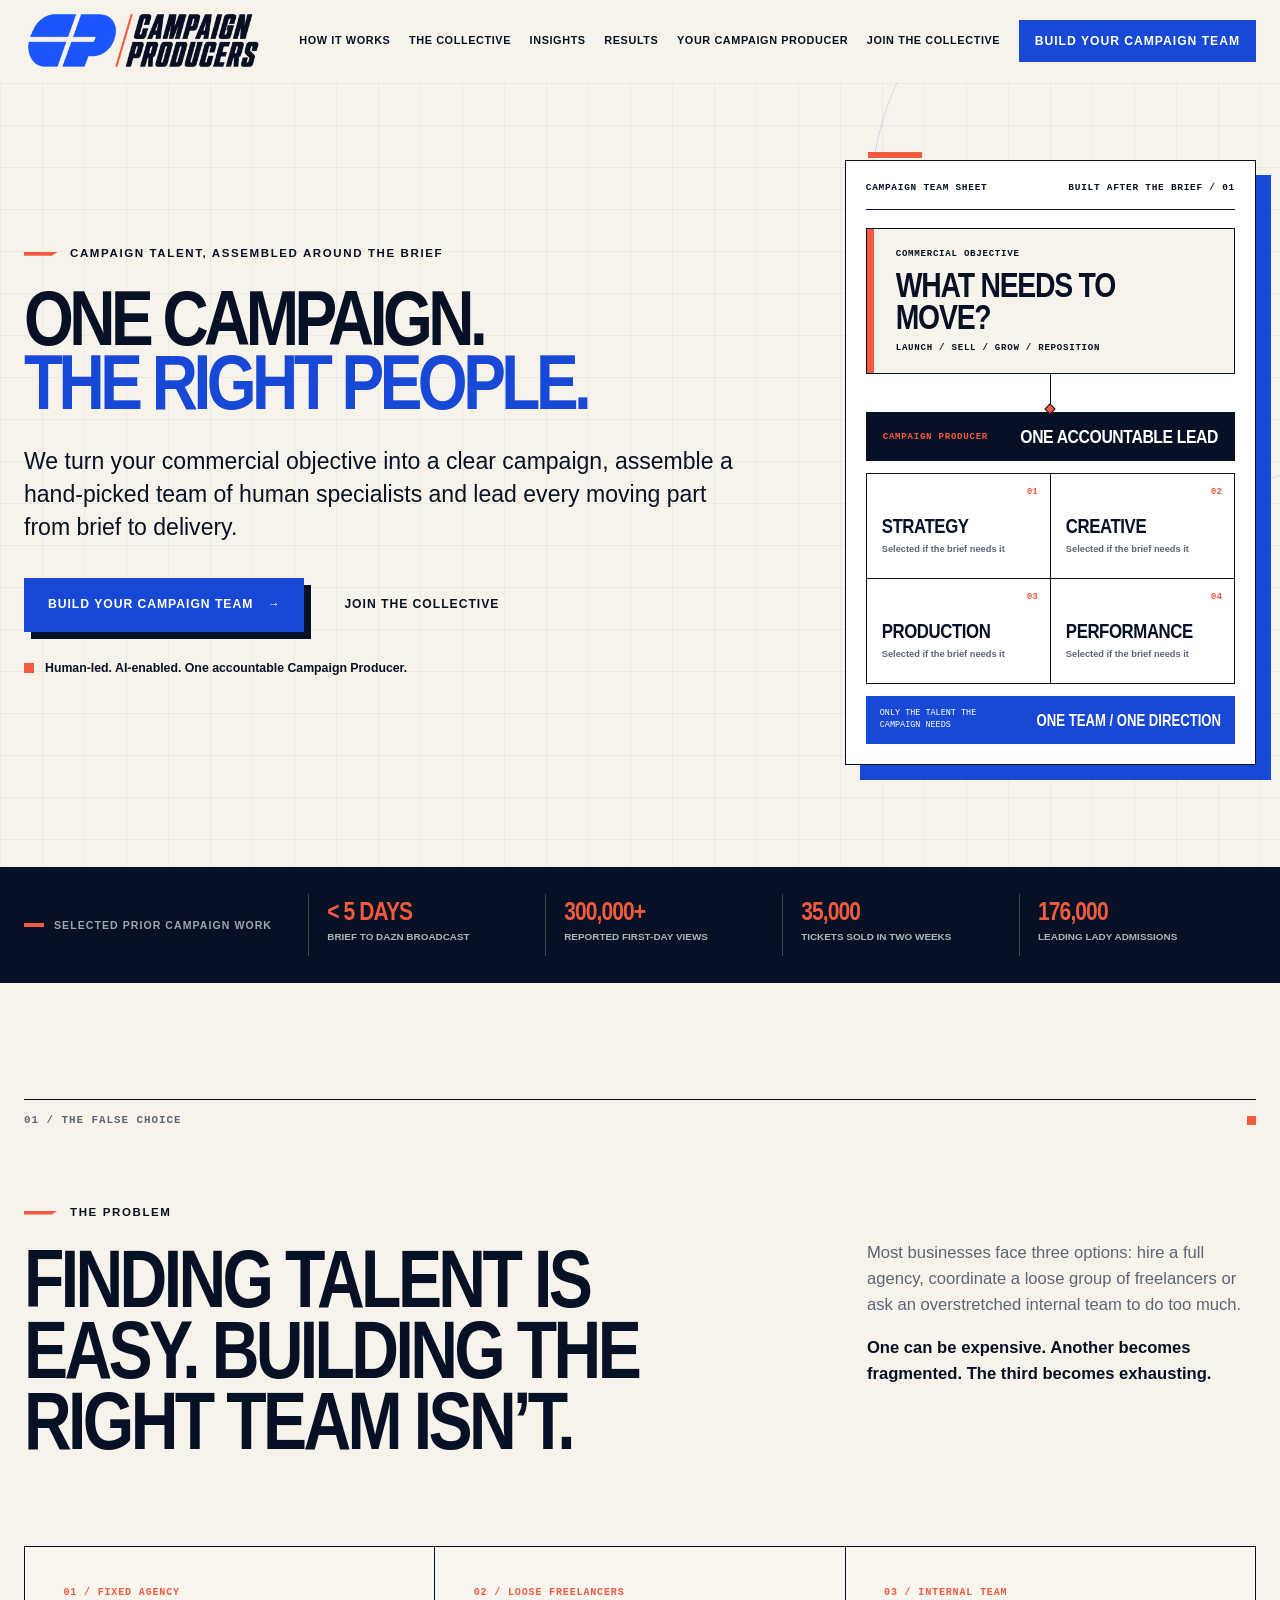
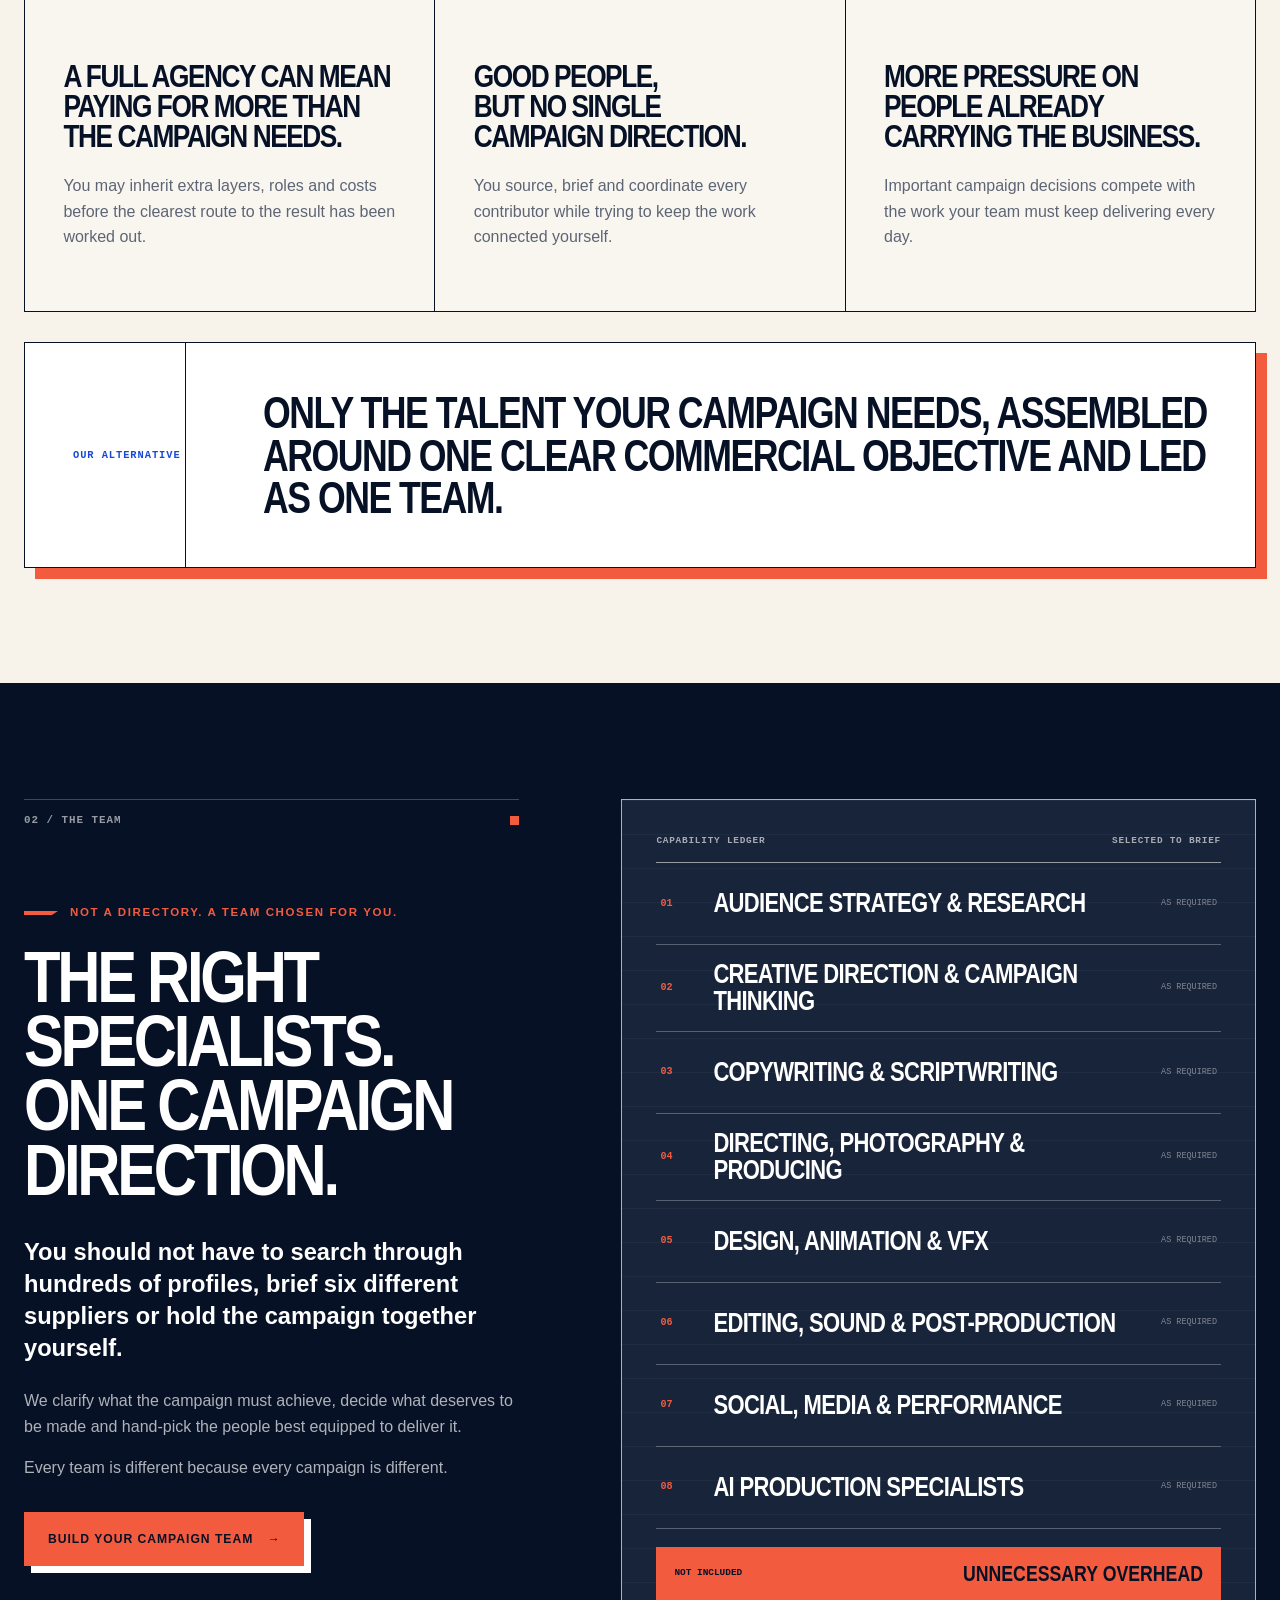
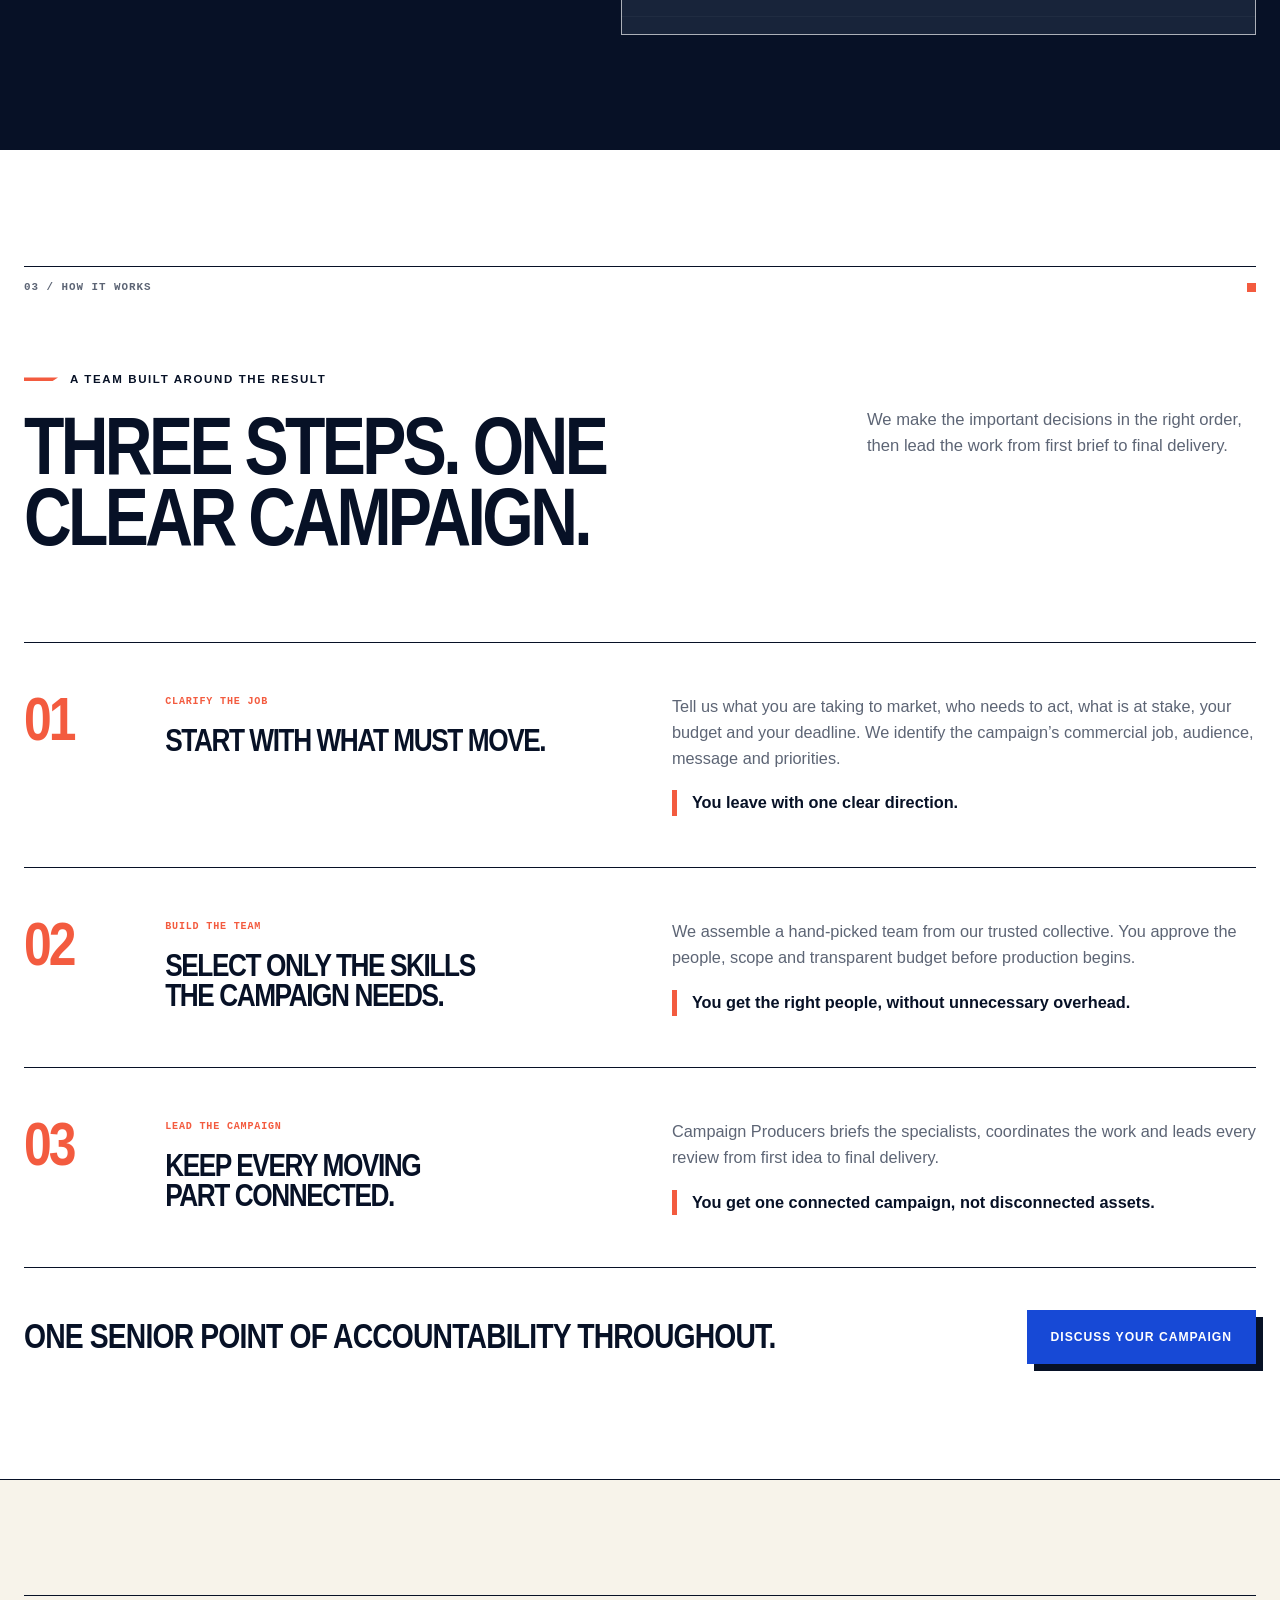
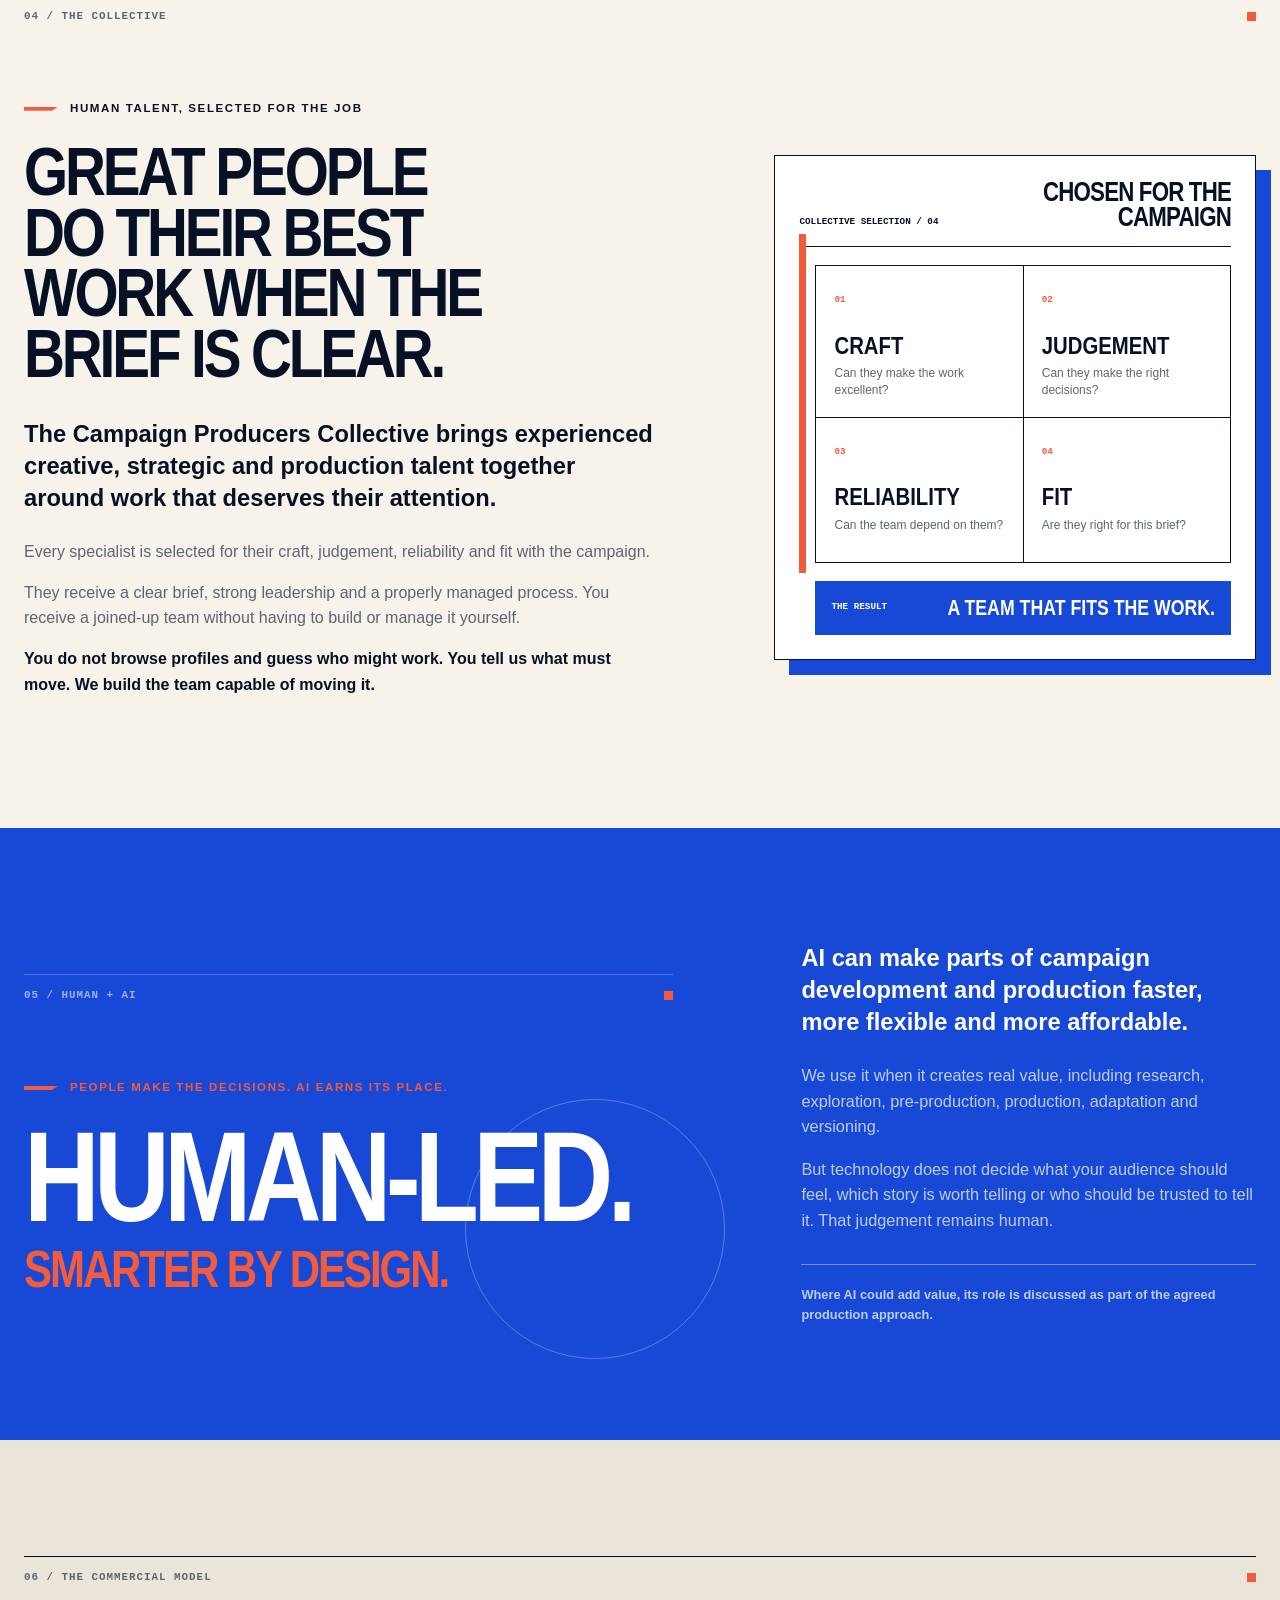
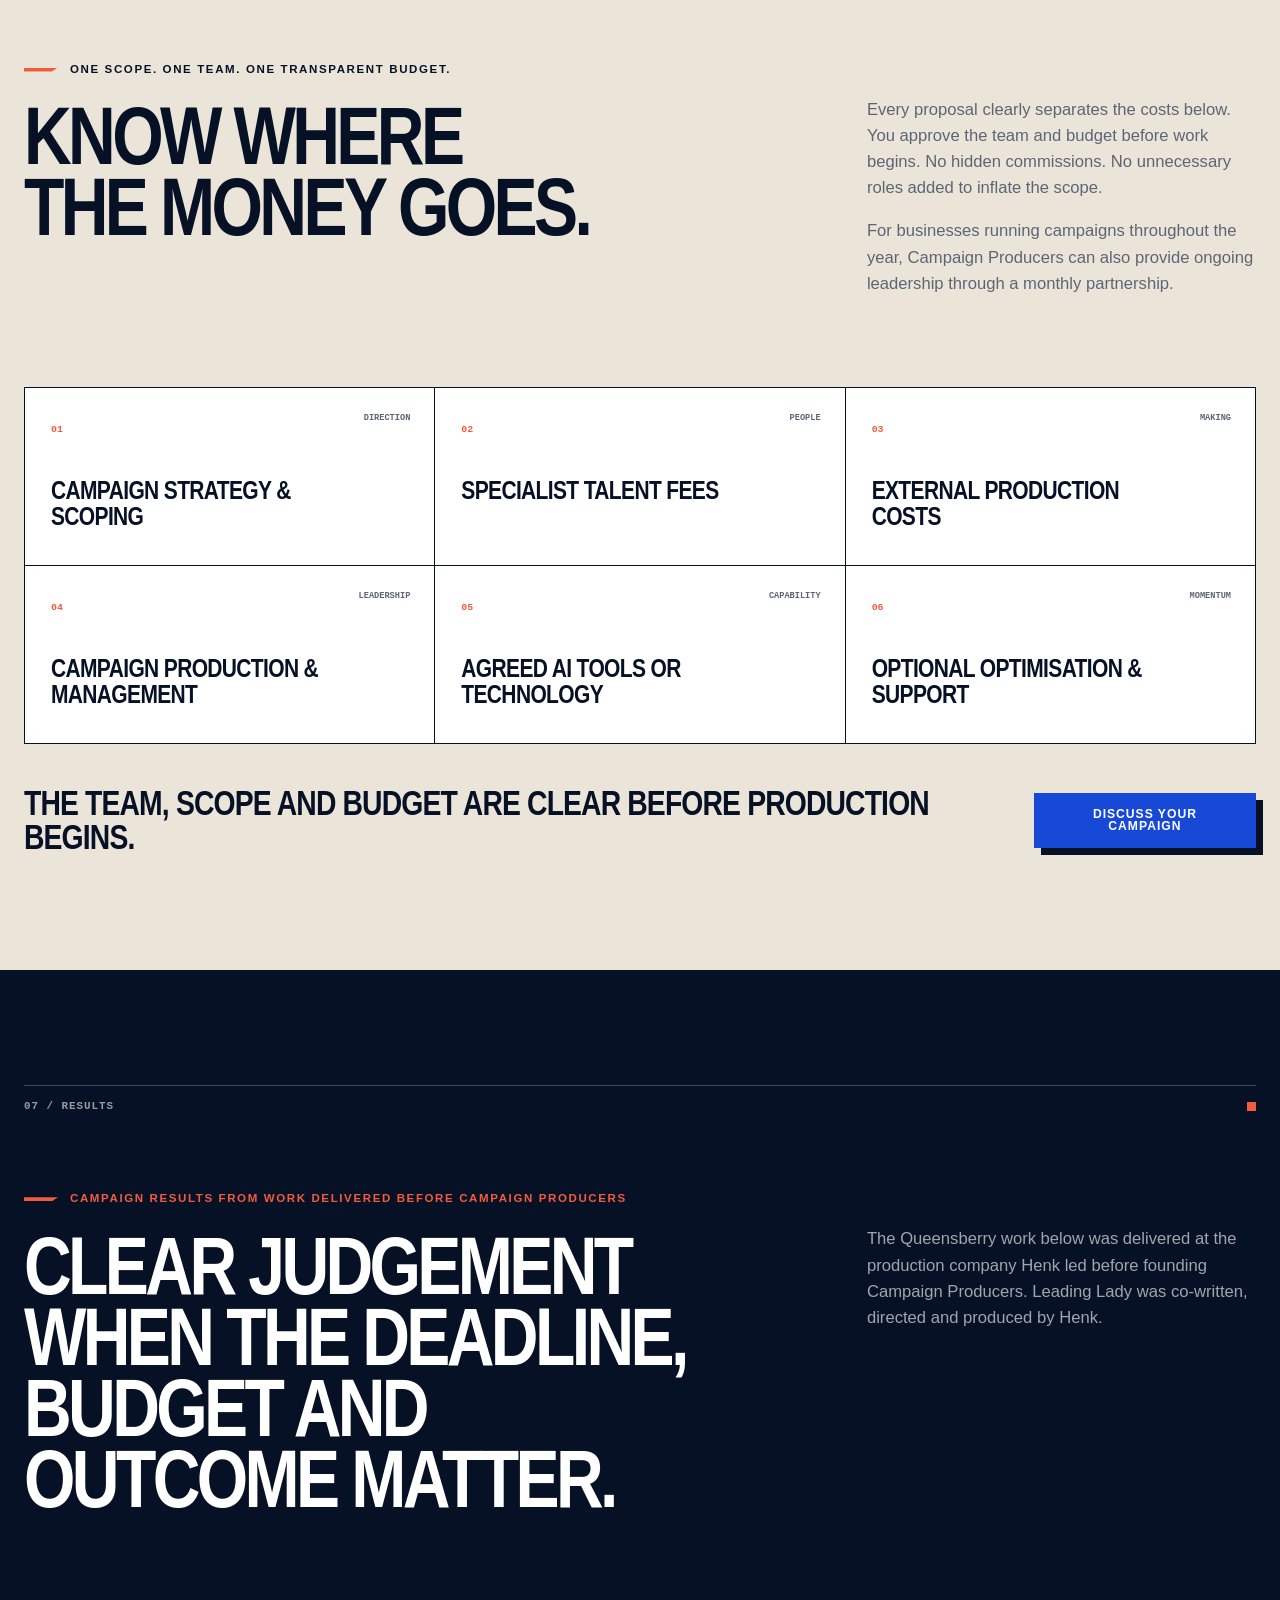
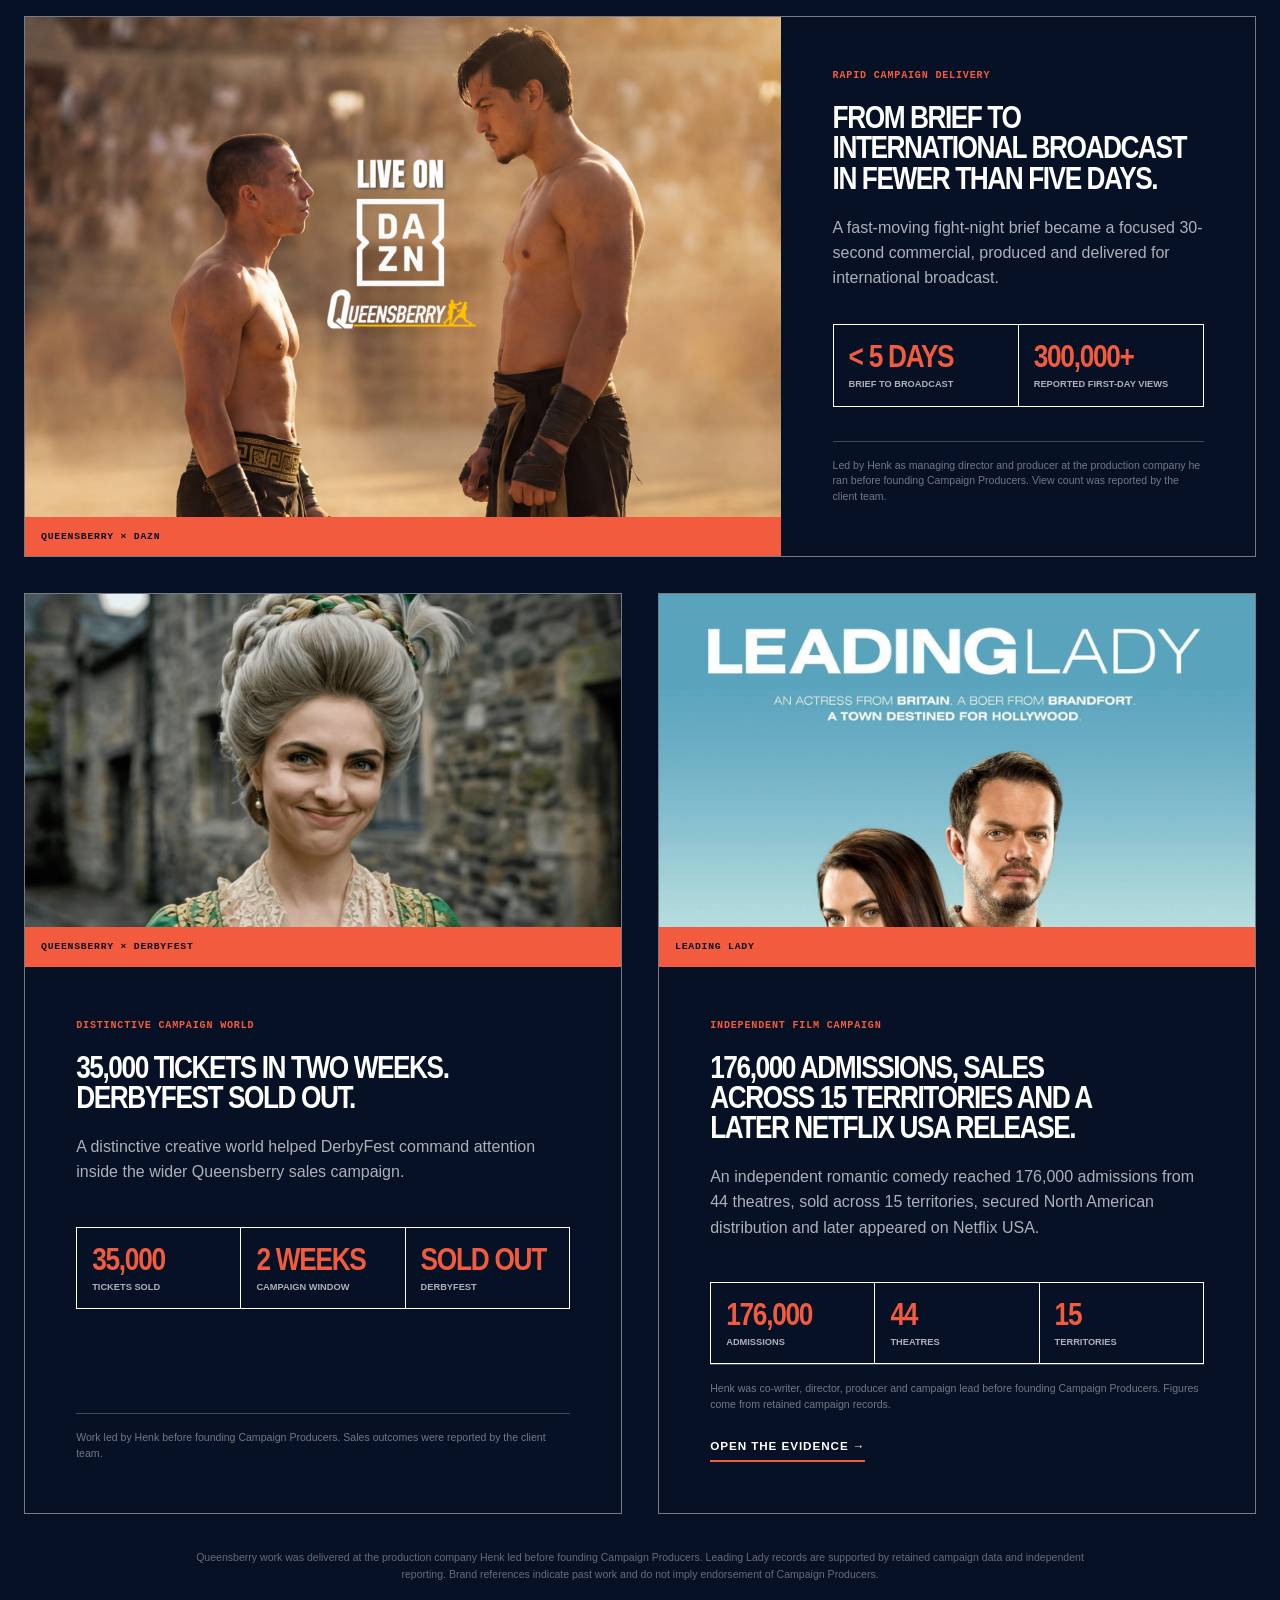
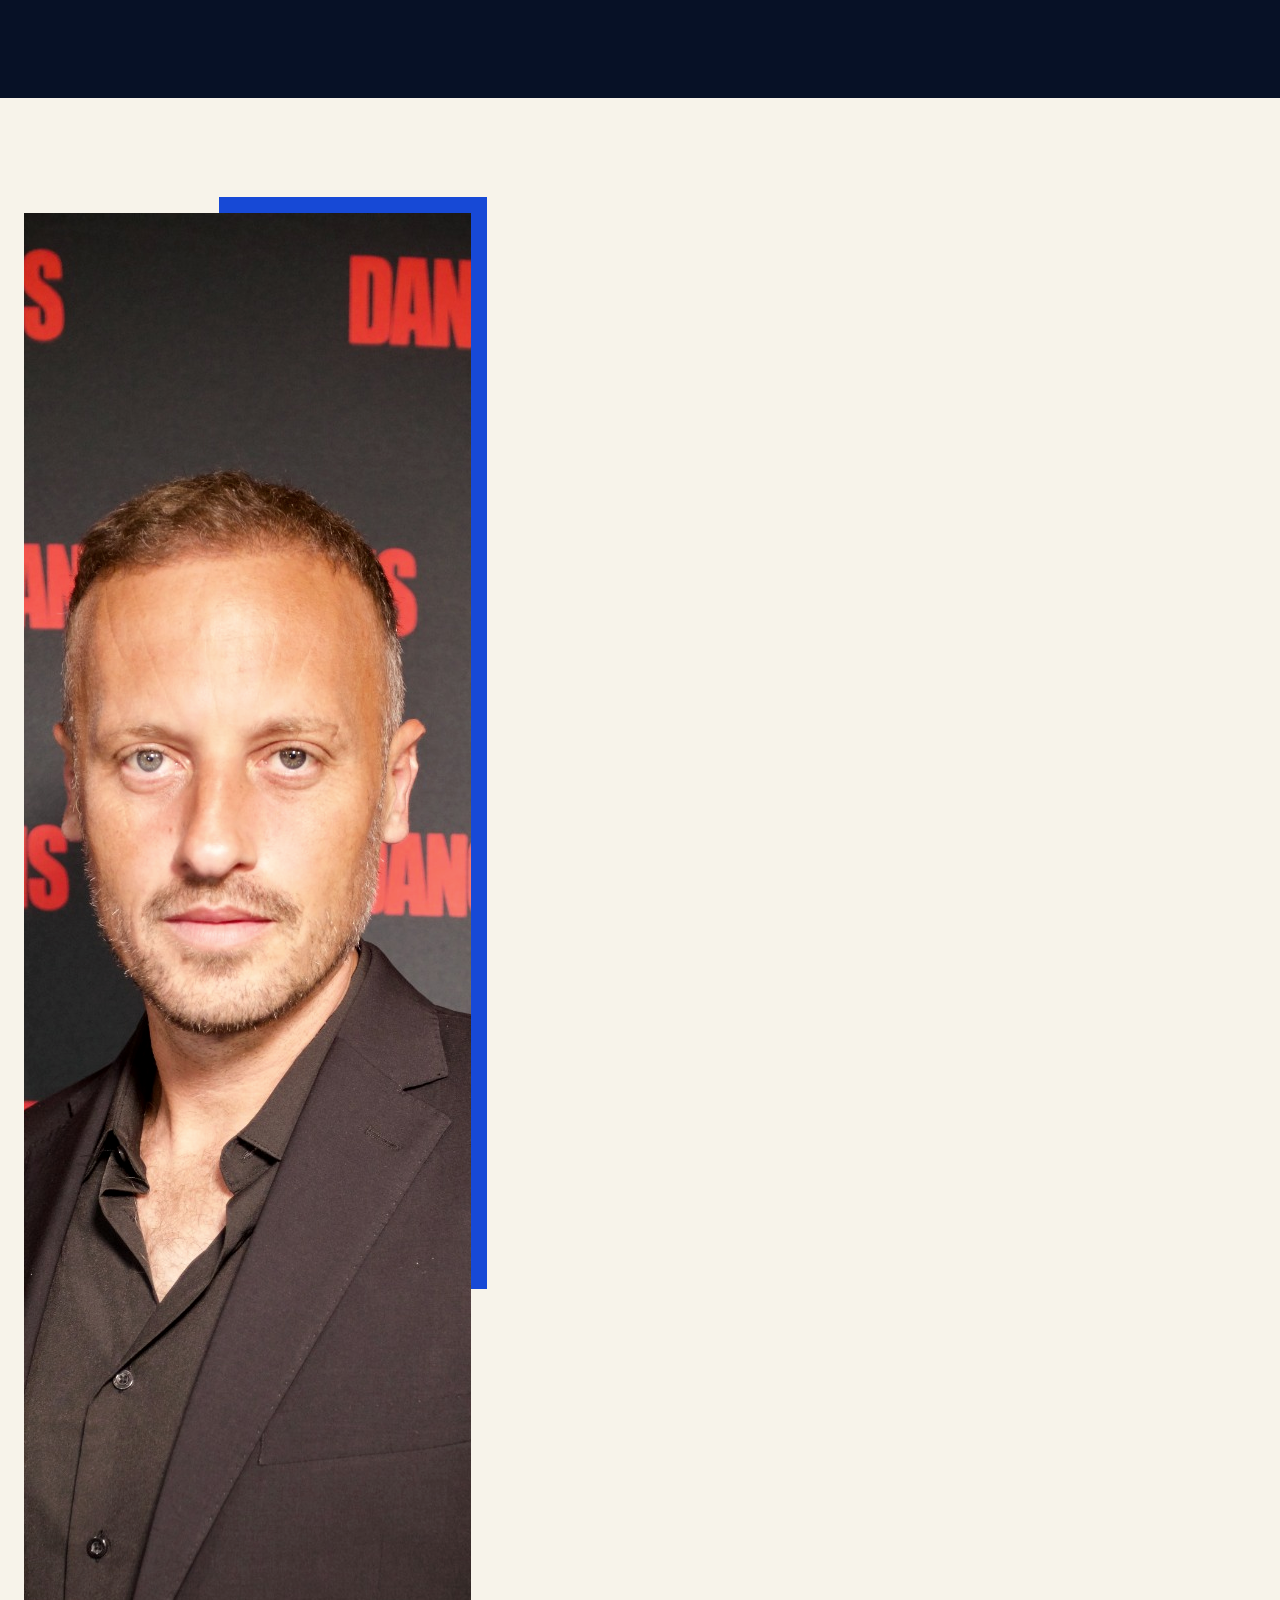
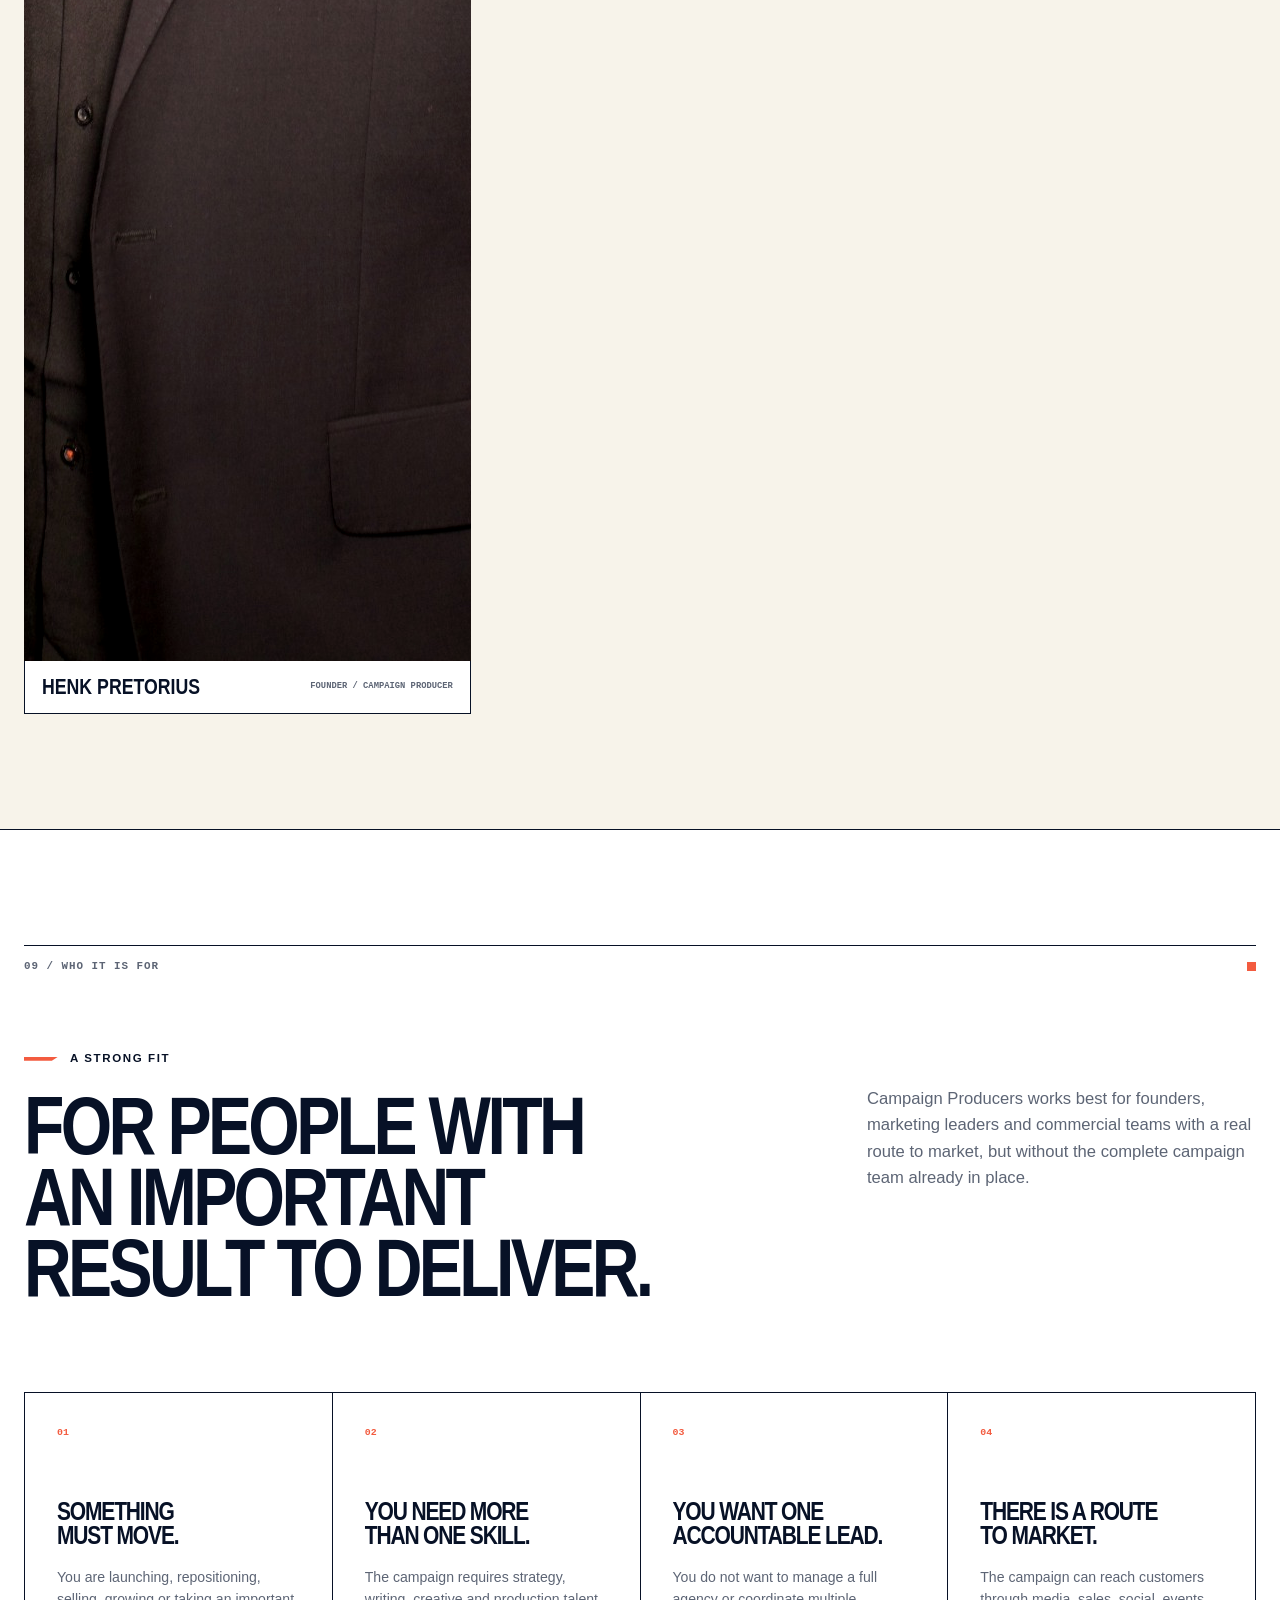
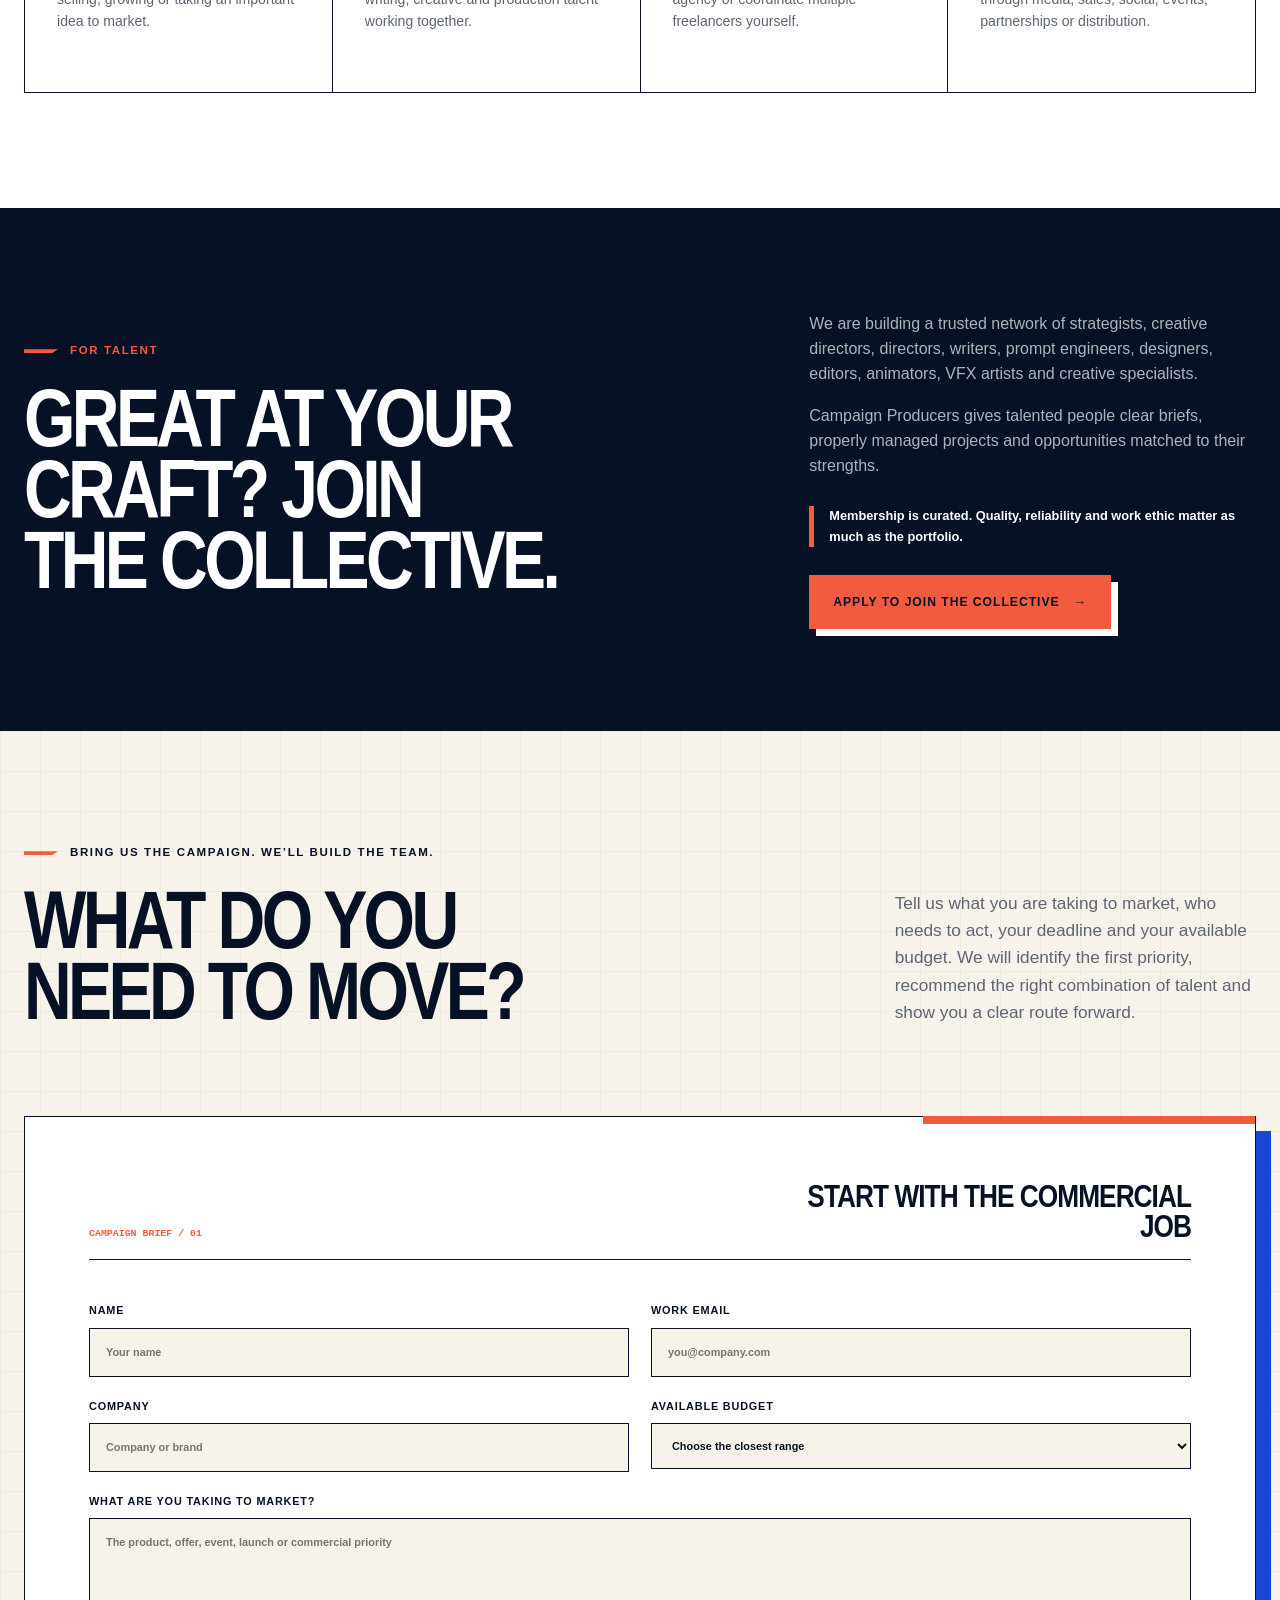
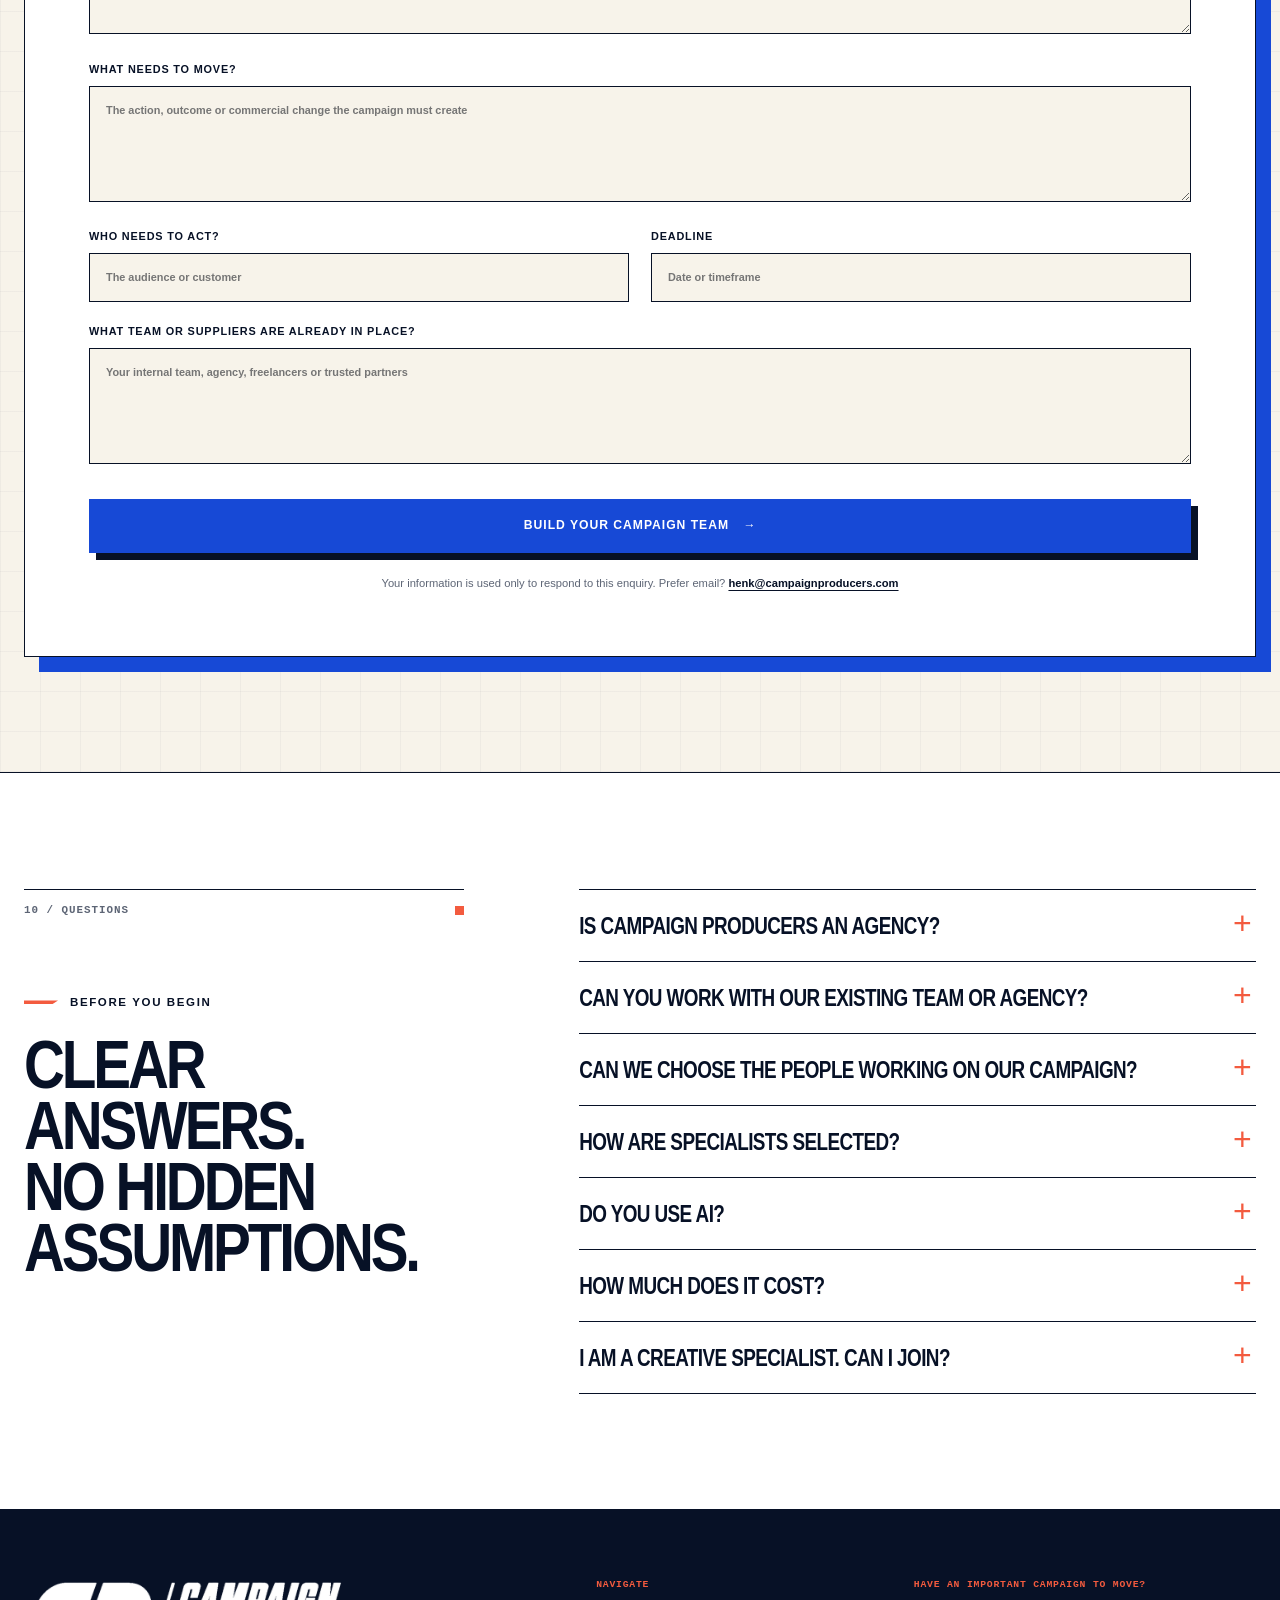
<file: index.html>
<!doctype html>
<html lang="en-GB">
<head>
  <meta charset="utf-8">
  <meta name="viewport" content="width=device-width, initial-scale=1">
  <title>Campaign Teams Built Around the Brief | Campaign Producers</title>
  <meta name="description" content="Campaign Producers turns your commercial objective into a clear campaign, assembles the right human specialists and leads every moving part from brief to delivery.">
  <meta name="theme-color" content="#f7f3ea">
  <link rel="canonical" href="https://www.campaignproducers.com/">
  <meta property="og:title" content="One Campaign. The Right People. | Campaign Producers">
  <meta property="og:description" content="A hand-picked campaign team, assembled around your commercial objective and led by one accountable Campaign Producer.">
  <meta property="og:type" content="website">
  <meta property="og:url" content="https://www.campaignproducers.com/">
  <meta property="og:site_name" content="Campaign Producers">
  <meta property="og:image" content="https://www.campaignproducers.com/og.png">
  <meta property="og:image:alt" content="Campaign Producers: One campaign. The right people.">
  <meta name="twitter:card" content="summary_large_image">
  <meta name="twitter:title" content="One Campaign. The Right People. | Campaign Producers">
  <meta name="twitter:description" content="A hand-picked campaign team, assembled around the brief and led from first decision to final delivery.">
  <meta name="twitter:image" content="https://www.campaignproducers.com/og.png">
  <link rel="icon" href="/assets/images/campaign-producers-mark.png" type="image/png">
  <link rel="stylesheet" href="/assets/css/styles.css?v=20260729-2">
  <script type="application/ld+json">
    {
      "@context": "https://schema.org",
      "@type": "ProfessionalService",
      "@id": "https://www.campaignproducers.com/#business",
      "name": "Campaign Producers",
      "url": "https://www.campaignproducers.com/",
      "email": "henk@campaignproducers.com",
      "description": "Campaign leadership and hand-picked specialist teams assembled around a clear commercial objective.",
      "founder": {
        "@type": "Person",
        "name": "Henk Pretorius",
        "jobTitle": "Founder and Campaign Producer"
      },
      "makesOffer": {
        "@type": "Offer",
        "name": "Campaign team assembly and leadership",
        "description": "Campaign Producers clarifies the brief, selects the specialist team, agrees a transparent scope and leads strategy, creative and production through delivery."
      }
    }
  </script>
</head>
<body>
  <a class="skip-link" href="#main">Skip to content</a>

  <header class="site-header" data-header>
    <div class="shell header-inner">
      <a class="brand" href="#top" aria-label="Campaign Producers home">
        <img src="/assets/images/campaign-producers-logo.png" alt="Campaign Producers" width="800" height="208">
      </a>
      <button class="nav-toggle" type="button" aria-controls="site-nav" aria-expanded="false" aria-label="Open navigation" data-nav-toggle>
        <span class="nav-toggle-label">Menu</span>
        <span class="nav-toggle-lines" aria-hidden="true"><i></i><i></i></span>
      </button>
      <nav class="site-nav" id="site-nav" aria-label="Primary navigation" data-nav>
        <a href="#process">How it works</a>
        <a href="#collective">The Collective</a>
        <a href="/insights/">Insights</a>
        <a href="#proof">Results</a>
        <a href="#producer">Your Campaign Producer</a>
        <a href="/join/">Join the Collective</a>
        <a class="button button-small button-primary" href="#start">Build Your Campaign Team</a>
      </nav>
    </div>
  </header>

  <main id="main">
    <section class="hero" id="top">
      <div class="shell hero-grid">
        <div class="hero-copy reveal">
          <p class="eyebrow"><span></span>Campaign talent, assembled around the brief</p>
          <h1>
            <span>One campaign.</span>
            <span>The right people.</span>
          </h1>
          <p class="hero-lead">We turn your commercial objective into a clear campaign, assemble a hand-picked team of human specialists and lead every moving part from brief to delivery.</p>
          <div class="button-row">
            <a class="button button-primary" href="#start">Build Your Campaign Team <span aria-hidden="true">→</span></a>
            <a class="button button-quiet" href="/join/">Join the Collective</a>
          </div>
          <p class="trust-line"><i aria-hidden="true"></i>Human-led. AI-enabled. One accountable Campaign Producer.</p>
        </div>

        <div class="assembly-sheet reveal" role="img" aria-label="A campaign team sheet showing specialists selected around one commercial objective and led by one Campaign Producer">
          <div class="sheet-meta">
            <span>Campaign team sheet</span>
            <span>Built after the brief / 01</span>
          </div>
          <div class="sheet-objective">
            <small>Commercial objective</small>
            <strong>What needs to move?</strong>
            <span>Launch / sell / grow / reposition</span>
          </div>
          <div class="sheet-connector" aria-hidden="true"><i></i></div>
          <div class="sheet-producer">
            <span>Campaign Producer</span>
            <strong>One accountable lead</strong>
          </div>
          <div class="sheet-roles" aria-hidden="true">
            <div><span>01</span><strong>Strategy</strong><small>Selected if the brief needs it</small></div>
            <div><span>02</span><strong>Creative</strong><small>Selected if the brief needs it</small></div>
            <div><span>03</span><strong>Production</strong><small>Selected if the brief needs it</small></div>
            <div><span>04</span><strong>Performance</strong><small>Selected if the brief needs it</small></div>
          </div>
          <div class="sheet-footer">
            <span>Only the talent the campaign needs</span>
            <strong>One team / One direction</strong>
          </div>
        </div>
      </div>
    </section>

    <section class="proof-rail" aria-label="Selected campaign results">
      <div class="shell proof-rail-grid">
        <p class="proof-rail-label"><span></span>Selected prior campaign work</p>
        <div class="rail-stat"><strong>&lt; 5 days</strong><span>Brief to DAZN broadcast</span></div>
        <div class="rail-stat"><strong>300,000+</strong><span>Reported first-day views</span></div>
        <div class="rail-stat"><strong>35,000</strong><span>Tickets sold in two weeks</span></div>
        <div class="rail-stat"><strong>176,000</strong><span>Leading Lady admissions</span></div>
      </div>
    </section>

    <section class="section-pad problem-section" id="problem">
      <div class="shell">
        <div class="section-index">01 / The false choice</div>
        <div class="split-heading reveal">
          <div>
            <p class="eyebrow"><span></span>The problem</p>
            <h2>Finding talent is easy. Building the right team isn’t.</h2>
          </div>
          <div class="heading-copy">
            <p>Most businesses face three options: hire a full agency, coordinate a loose group of freelancers or ask an overstretched internal team to do too much.</p>
            <p><strong>One can be expensive. Another becomes fragmented. The third becomes exhausting.</strong></p>
          </div>
        </div>
        <div class="choice-grid">
          <article class="choice-card reveal">
            <span>01 / Fixed agency</span>
            <h3>A full agency can mean paying for more than the campaign needs.</h3>
            <p>You may inherit extra layers, roles and costs before the clearest route to the result has been worked out.</p>
          </article>
          <article class="choice-card reveal">
            <span>02 / Loose freelancers</span>
            <h3>Good people, but no single campaign direction.</h3>
            <p>You source, brief and coordinate every contributor while trying to keep the work connected yourself.</p>
          </article>
          <article class="choice-card reveal">
            <span>03 / Internal team</span>
            <h3>More pressure on people already carrying the business.</h3>
            <p>Important campaign decisions compete with the work your team must keep delivering every day.</p>
          </article>
        </div>
        <div class="statement-card reveal">
          <span>Our alternative</span>
          <p>Only the talent your campaign needs, assembled around one clear commercial objective and led as one team.</p>
        </div>
      </div>
    </section>

    <section class="section-pad solution-section" id="solution">
      <div class="shell solution-grid">
        <div class="solution-intro reveal">
          <div class="section-index section-index-light">02 / The team</div>
          <p class="eyebrow eyebrow-light"><span></span>Not a directory. A team chosen for you.</p>
          <h2>The right specialists. One campaign direction.</h2>
          <p class="large-copy">You should not have to search through hundreds of profiles, brief six different suppliers or hold the campaign together yourself.</p>
          <p>We clarify what the campaign must achieve, decide what deserves to be made and hand-pick the people best equipped to deliver it.</p>
          <p>Every team is different because every campaign is different.</p>
          <a class="button button-coral" href="#start">Build Your Campaign Team <span aria-hidden="true">→</span></a>
        </div>
        <div class="role-ledger reveal" aria-label="Examples of specialists a campaign team can include">
          <div class="ledger-head"><span>Capability ledger</span><span>Selected to brief</span></div>
          <div class="ledger-row"><span>01</span><strong>Audience strategy &amp; research</strong><i>As required</i></div>
          <div class="ledger-row"><span>02</span><strong>Creative direction &amp; campaign thinking</strong><i>As required</i></div>
          <div class="ledger-row"><span>03</span><strong>Copywriting &amp; scriptwriting</strong><i>As required</i></div>
          <div class="ledger-row"><span>04</span><strong>Directing, photography &amp; producing</strong><i>As required</i></div>
          <div class="ledger-row"><span>05</span><strong>Design, animation &amp; VFX</strong><i>As required</i></div>
          <div class="ledger-row"><span>06</span><strong>Editing, sound &amp; post-production</strong><i>As required</i></div>
          <div class="ledger-row"><span>07</span><strong>Social, media &amp; performance</strong><i>As required</i></div>
          <div class="ledger-row"><span>08</span><strong>AI production specialists</strong><i>As required</i></div>
          <div class="ledger-total"><span>Not included</span><strong>Unnecessary overhead</strong></div>
        </div>
      </div>
    </section>

    <section class="section-pad process-section" id="process">
      <div class="shell">
        <div class="section-index">03 / How it works</div>
        <div class="split-heading reveal">
          <div>
            <p class="eyebrow"><span></span>A team built around the result</p>
            <h2>Three steps. One clear campaign.</h2>
          </div>
          <div class="heading-copy">
            <p>We make the important decisions in the right order, then lead the work from first brief to final delivery.</p>
          </div>
        </div>
        <ol class="process-list">
          <li class="process-step reveal">
            <span class="process-number">01</span>
            <div>
              <p class="process-kicker">Clarify the job</p>
              <h3>Start with what must move.</h3>
            </div>
            <div>
              <p>Tell us what you are taking to market, who needs to act, what is at stake, your budget and your deadline. We identify the campaign’s commercial job, audience, message and priorities.</p>
              <strong>You leave with one clear direction.</strong>
            </div>
          </li>
          <li class="process-step reveal">
            <span class="process-number">02</span>
            <div>
              <p class="process-kicker">Build the team</p>
              <h3>Select only the skills the campaign needs.</h3>
            </div>
            <div>
              <p>We assemble a hand-picked team from our trusted collective. You approve the people, scope and transparent budget before production begins.</p>
              <strong>You get the right people, without unnecessary overhead.</strong>
            </div>
          </li>
          <li class="process-step reveal">
            <span class="process-number">03</span>
            <div>
              <p class="process-kicker">Lead the campaign</p>
              <h3>Keep every moving part connected.</h3>
            </div>
            <div>
              <p>Campaign Producers briefs the specialists, coordinates the work and leads every review from first idea to final delivery.</p>
              <strong>You get one connected campaign, not disconnected assets.</strong>
            </div>
          </li>
        </ol>
        <div class="process-cta reveal">
          <p>One senior point of accountability throughout.</p>
          <a class="button button-primary" href="#start">Discuss Your Campaign</a>
        </div>
      </div>
    </section>

    <section class="section-pad collective-section" id="collective">
      <div class="shell">
        <div class="section-index">04 / The Collective</div>
        <div class="collective-grid">
          <div class="collective-copy reveal">
            <p class="eyebrow"><span></span>Human talent, selected for the job</p>
            <h2>Great people do their best work when the brief is clear.</h2>
            <p class="large-copy">The Campaign Producers Collective brings experienced creative, strategic and production talent together around work that deserves their attention.</p>
            <p>Every specialist is selected for their craft, judgement, reliability and fit with the campaign.</p>
            <p>They receive a clear brief, strong leadership and a properly managed process. You receive a joined-up team without having to build or manage it yourself.</p>
            <p><strong>You do not browse profiles and guess who might work. You tell us what must move. We build the team capable of moving it.</strong></p>
          </div>
          <div class="selection-board reveal" id="collective-criteria">
            <div class="selection-title">
              <span>Collective selection / 04</span>
              <strong>Chosen for the campaign</strong>
            </div>
            <div class="selection-criteria">
              <article><span>01</span><strong>Craft</strong><p>Can they make the work excellent?</p></article>
              <article><span>02</span><strong>Judgement</strong><p>Can they make the right decisions?</p></article>
              <article><span>03</span><strong>Reliability</strong><p>Can the team depend on them?</p></article>
              <article><span>04</span><strong>Fit</strong><p>Are they right for this brief?</p></article>
            </div>
            <div class="selection-outcome">
              <span>The result</span>
              <strong>A team that fits the work.</strong>
            </div>
          </div>
        </div>
      </div>
    </section>

    <section class="human-ai-section">
      <div class="shell human-ai-grid">
        <div class="human-statement reveal">
          <div class="section-index section-index-light">05 / Human + AI</div>
          <p class="eyebrow eyebrow-light"><span></span>People make the decisions. AI earns its place.</p>
          <h2>Human-led.</h2>
          <strong>Smarter by design.</strong>
        </div>
        <div class="human-copy reveal">
          <p class="large-copy">AI can make parts of campaign development and production faster, more flexible and more affordable.</p>
          <p>We use it when it creates real value, including research, exploration, pre-production, production, adaptation and versioning.</p>
          <p>But technology does not decide what your audience should feel, which story is worth telling or who should be trusted to tell it. That judgement remains human.</p>
          <p class="ai-note">Where AI could add value, its role is discussed as part of the agreed production approach.</p>
        </div>
      </div>
    </section>

    <section class="section-pad commercial-section" id="model">
      <div class="shell">
        <div class="section-index">06 / The commercial model</div>
        <div class="split-heading reveal">
          <div>
            <p class="eyebrow"><span></span>One scope. One team. One transparent budget.</p>
            <h2>Know where the money goes.</h2>
          </div>
          <div class="heading-copy">
            <p>Every proposal clearly separates the costs below. You approve the team and budget before work begins. No hidden commissions. No unnecessary roles added to inflate the scope.</p>
            <p>For businesses running campaigns throughout the year, Campaign Producers can also provide ongoing leadership through a monthly partnership.</p>
          </div>
        </div>
        <div class="budget-ledger reveal">
          <div><span>01</span><strong>Campaign strategy &amp; scoping</strong><small>Direction</small></div>
          <div><span>02</span><strong>Specialist talent fees</strong><small>People</small></div>
          <div><span>03</span><strong>External production costs</strong><small>Making</small></div>
          <div><span>04</span><strong>Campaign production &amp; management</strong><small>Leadership</small></div>
          <div><span>05</span><strong>Agreed AI tools or technology</strong><small>Capability</small></div>
          <div><span>06</span><strong>Optional optimisation &amp; support</strong><small>Momentum</small></div>
        </div>
        <div class="commercial-action reveal">
          <p>The team, scope and budget are clear before production begins.</p>
          <a class="button button-primary" href="#start">Discuss Your Campaign</a>
        </div>
      </div>
    </section>

    <section class="section-pad proof-section" id="proof">
      <div class="shell">
        <div class="section-index section-index-light">07 / Results</div>
        <div class="split-heading light-heading reveal">
          <div>
            <p class="eyebrow eyebrow-light"><span></span>Campaign results from work delivered before Campaign Producers</p>
            <h2>Clear judgement when the deadline, budget and outcome matter.</h2>
          </div>
          <div class="heading-copy">
            <p>The Queensberry work below was delivered at the production company Henk led before founding Campaign Producers. Leading Lady was co-written, directed and produced by Henk.</p>
          </div>
        </div>

        <article class="result-feature reveal">
          <div class="result-image">
            <img src="/assets/images/dazn-queensberry.jpg" alt="Queensberry fighters in a DAZN campaign visual" width="5504" height="3072" loading="lazy">
            <span>Queensberry × DAZN</span>
          </div>
          <div class="result-copy">
            <p class="case-kicker">Rapid campaign delivery</p>
            <h3>From brief to international broadcast in fewer than five days.</h3>
            <p>A fast-moving fight-night brief became a focused 30-second commercial, produced and delivered for international broadcast.</p>
            <div class="result-stats">
              <div><strong>&lt; 5 days</strong><span>Brief to broadcast</span></div>
              <div><strong>300,000+</strong><span>Reported first-day views</span></div>
            </div>
            <p class="case-provenance">Led by Henk as managing director and producer at the production company he ran before founding Campaign Producers. View count was reported by the client team.</p>
          </div>
        </article>

        <div class="result-grid">
          <article class="result-card reveal">
            <div class="result-image">
              <img src="/assets/images/derbyfest-hero.png" alt="DerbyFest campaign character artwork" width="1920" height="1080" loading="lazy">
              <span>Queensberry × DerbyFest</span>
            </div>
            <div class="result-card-copy">
              <p class="case-kicker">Distinctive campaign world</p>
              <h3>35,000 tickets in two weeks. DerbyFest sold out.</h3>
              <p>A distinctive creative world helped DerbyFest command attention inside the wider Queensberry sales campaign.</p>
              <div class="mini-stats">
                <div><strong>35,000</strong><span>Tickets sold</span></div>
                <div><strong>2 weeks</strong><span>Campaign window</span></div>
                <div><strong>Sold out</strong><span>DerbyFest</span></div>
              </div>
              <p class="case-provenance">Work led by Henk before founding Campaign Producers. Sales outcomes were reported by the client team.</p>
            </div>
          </article>

          <article class="result-card reveal">
            <div class="result-image result-image-poster">
              <img src="/assets/images/leading-lady-imdb-poster-1436x2048.jpg" alt="Leading Lady theatrical poster" width="1436" height="2048" loading="lazy">
              <span>Leading Lady</span>
            </div>
            <div class="result-card-copy">
              <p class="case-kicker">Independent film campaign</p>
              <h3>176,000 admissions, sales across 15 territories and a later Netflix USA release.</h3>
              <p>An independent romantic comedy reached 176,000 admissions from 44 theatres, sold across 15 territories, secured North American distribution and later appeared on Netflix USA.</p>
              <div class="mini-stats">
                <div><strong>176,000</strong><span>Admissions</span></div>
                <div><strong>44</strong><span>Theatres</span></div>
                <div><strong>15</strong><span>Territories</span></div>
              </div>
              <p class="case-provenance">Henk was co-writer, director, producer and campaign lead before founding Campaign Producers. Figures come from retained campaign records.</p>
              <a class="text-link" href="/proof-leading-lady.html">Open the evidence <span aria-hidden="true">→</span></a>
            </div>
          </article>
        </div>
        <p class="proof-note">Queensberry work was delivered at the production company Henk led before founding Campaign Producers. Leading Lady records are supported by retained campaign data and independent reporting. Brand references indicate past work and do not imply endorsement of Campaign Producers.</p>
      </div>
    </section>

    <section class="section-pad producer-section" id="producer">
      <div class="shell producer-grid">
        <figure class="producer-image reveal">
          <img src="/assets/images/henk-pretorius.jpg" alt="Henk Pretorius, founder and Campaign Producer" width="1365" height="2048" loading="lazy">
          <figcaption><strong>Henk Pretorius</strong><span>Founder / Campaign Producer</span></figcaption>
        </figure>
        <div class="producer-copy reveal">
          <div class="section-index">08 / Your Campaign Producer</div>
          <p class="eyebrow"><span></span>One accountable lead. The right team behind him.</p>
          <h2>You work directly with Henk.</h2>
          <p class="large-copy">Henk clarifies the campaign, shapes the idea, assembles the team and leads the work through delivery.</p>
          <p>Across cinema, streaming, broadcast and commercial campaigns, he combines a writer’s understanding of story, a director’s command of attention and a producer’s responsibility for budgets, people and deadlines.</p>
          <p>Instead of passing your campaign through layers of account management, Henk remains directly involved and brings in the specialists your particular brief requires.</p>
          <div class="experience-line">
            <strong>Two decades</strong>
            <span>Helping audiences notice, care and act.</span>
          </div>
        </div>
      </div>
    </section>

    <section class="section-pad fit-section" id="fit">
      <div class="shell">
        <div class="section-index">09 / Who it is for</div>
        <div class="split-heading reveal">
          <div>
            <p class="eyebrow"><span></span>A strong fit</p>
            <h2>For people with an important result to deliver.</h2>
          </div>
          <div class="heading-copy">
            <p>Campaign Producers works best for founders, marketing leaders and commercial teams with a real route to market, but without the complete campaign team already in place.</p>
          </div>
        </div>
        <div class="fit-grid">
          <article class="fit-card reveal"><span>01</span><h3>Something must move.</h3><p>You are launching, repositioning, selling, growing or taking an important idea to market.</p></article>
          <article class="fit-card reveal"><span>02</span><h3>You need more than one skill.</h3><p>The campaign requires strategy, writing, creative and production talent working together.</p></article>
          <article class="fit-card reveal"><span>03</span><h3>You want one accountable lead.</h3><p>You do not want to manage a full agency or coordinate multiple freelancers yourself.</p></article>
          <article class="fit-card reveal"><span>04</span><h3>There is a route to market.</h3><p>The campaign can reach customers through media, sales, social, events, partnerships or distribution.</p></article>
        </div>
      </div>
    </section>

    <section class="join-section" id="join">
      <div class="shell join-grid">
        <div class="join-copy reveal">
          <p class="eyebrow eyebrow-light"><span></span>For talent</p>
          <h2>Great at your craft? Join the Collective.</h2>
        </div>
        <div class="join-detail reveal">
          <p>We are building a trusted network of strategists, creative directors, directors, writers, prompt engineers, designers, editors, animators, VFX artists and creative specialists.</p>
          <p>Campaign Producers gives talented people clear briefs, properly managed projects and opportunities matched to their strengths.</p>
          <p class="join-note">Membership is curated. Quality, reliability and work ethic matter as much as the portfolio.</p>
          <a class="button button-coral" href="/join/">Apply to Join the Collective <span aria-hidden="true">→</span></a>
        </div>
      </div>
    </section>

    <section class="section-pad contact-section" id="start">
      <div class="shell">
        <div class="contact-heading reveal">
          <div>
            <p class="eyebrow"><span></span>Bring us the campaign. We’ll build the team.</p>
            <h2>What do you need to move?</h2>
          </div>
          <p>Tell us what you are taking to market, who needs to act, your deadline and your available budget. We will identify the first priority, recommend the right combination of talent and show you a clear route forward.</p>
        </div>

        <form class="campaign-form reveal" id="campaign-enquiry-form" action="https://script.google.com/macros/s/AKfycbw5cHZpa-JsfMXsmFlGUAun1tZ2tbU8rq2r4dCNn_fZlUSpGUK8bfC06NyrIjt27CI3/exec" method="POST" accept-charset="UTF-8" data-campaign-form>
          <input type="hidden" name="page" value="https://www.campaignproducers.com/">
          <input class="honeypot" type="text" name="website" tabindex="-1" autocomplete="off" aria-hidden="true">
          <div class="form-meta"><span>Campaign brief / 01</span><strong>Start with the commercial job</strong></div>
          <div class="field-row">
            <label>Name<input type="text" name="name" autocomplete="name" placeholder="Your name" required></label>
            <label>Work email<input type="email" name="email" autocomplete="email" placeholder="you@company.com" required></label>
          </div>
          <div class="field-row">
            <label>Company<input type="text" name="company" autocomplete="organization" placeholder="Company or brand" required></label>
            <label>Available budget
              <select name="budget" required>
                <option value="" selected disabled>Choose the closest range</option>
                <option>Under £10k</option>
                <option>£10k to £25k</option>
                <option>£25k to £50k</option>
                <option>£50k to £100k</option>
                <option>£100k+</option>
                <option>Not set yet</option>
              </select>
            </label>
          </div>
          <label>What are you taking to market?<textarea name="product" placeholder="The product, offer, event, launch or commercial priority" required></textarea></label>
          <label>What needs to move?<textarea name="goal" placeholder="The action, outcome or commercial change the campaign must create" required></textarea></label>
          <div class="field-row">
            <label>Who needs to act?<input type="text" name="audience" placeholder="The audience or customer" required></label>
            <label>Deadline<input type="text" name="deadline" placeholder="Date or timeframe" required></label>
          </div>
          <label>What team or suppliers are already in place?<textarea name="existing_team" placeholder="Your internal team, agency, freelancers or trusted partners"></textarea></label>
          <button class="button button-primary form-submit" type="submit">Build Your Campaign Team <span aria-hidden="true">→</span></button>
          <p class="form-status" data-form-status role="status" aria-live="polite" hidden></p>
          <p class="form-note">Your information is used only to respond to this enquiry. Prefer email? <a href="mailto:henk@campaignproducers.com">henk@campaignproducers.com</a></p>
        </form>
      </div>
    </section>

    <section class="section-pad faq-section" id="faq">
      <div class="shell faq-grid">
        <div class="faq-heading reveal">
          <div class="section-index">10 / Questions</div>
          <p class="eyebrow"><span></span>Before you begin</p>
          <h2>Clear answers. No hidden assumptions.</h2>
        </div>
        <div class="faq-list reveal">
          <details>
            <summary>Is Campaign Producers an agency?</summary>
            <p>Campaign Producers provides the leadership and accountability of an agency without forcing every brief through the same permanent team. Specialists are chosen around the campaign.</p>
          </details>
          <details>
            <summary>Can you work with our existing team or agency?</summary>
            <p>Yes. We can work with your internal team, existing agency or trusted suppliers and add only the skills that are missing.</p>
          </details>
          <details>
            <summary>Can we choose the people working on our campaign?</summary>
            <p>Yes. We recommend the strongest team for the brief and explain why each person has been selected. You approve the team before work begins.</p>
          </details>
          <details>
            <summary>How are specialists selected?</summary>
            <p>We consider the campaign objective, audience, format, budget, timing, creative approach and working style. Craft matters, but so do judgement, reliability and collaboration.</p>
          </details>
          <details>
            <summary>Do you use AI?</summary>
            <p>Yes, when it improves the work, reduces unnecessary cost or creates useful flexibility. Every campaign remains led by human strategy, creativity and accountability.</p>
          </details>
          <details>
            <summary>How much does it cost?</summary>
            <p>Every campaign is scoped individually. Your proposal separates strategy, talent, production, technology and management costs so you can see where the budget goes.</p>
          </details>
          <details>
            <summary>I am a creative specialist. Can I join?</summary>
            <p>You can apply to join the Collective. Every application is reviewed for quality, experience, reliability and fit with the work Campaign Producers is building.</p>
          </details>
        </div>
      </div>
    </section>
  </main>

  <footer class="site-footer">
    <div class="shell footer-grid">
      <div class="footer-brand">
        <img src="/assets/images/campaign-producers-logo.png" alt="Campaign Producers" width="800" height="208">
        <p>One campaign. The right people.</p>
      </div>
      <div class="footer-links">
        <span>Navigate</span>
        <a href="#process">How it works</a>
        <a href="#collective">The Collective</a>
        <a href="/insights/">Insights</a>
        <a href="#proof">Results</a>
        <a href="#producer">Your Campaign Producer</a>
        <a href="/join/">Join the Collective</a>
        <a href="/privacy/">Privacy</a>
      </div>
      <div class="footer-action">
        <span>Have an important campaign to move?</span>
        <a class="button button-primary" href="#start">Build Your Campaign Team</a>
        <a class="footer-email" href="mailto:henk@campaignproducers.com">henk@campaignproducers.com</a>
      </div>
    </div>
    <div class="shell footer-bottom">
      <span>© <span data-year>2026</span> Campaign Producers</span>
      <span>Human-led / AI-enabled / One accountable lead</span>
    </div>
  </footer>

  <a class="mobile-cta is-hidden" href="#start" data-mobile-cta>Build Your Campaign Team</a>
  <script defer src="/assets/js/site.js?v=20260729-2"></script>
</body>
</html>
</file>
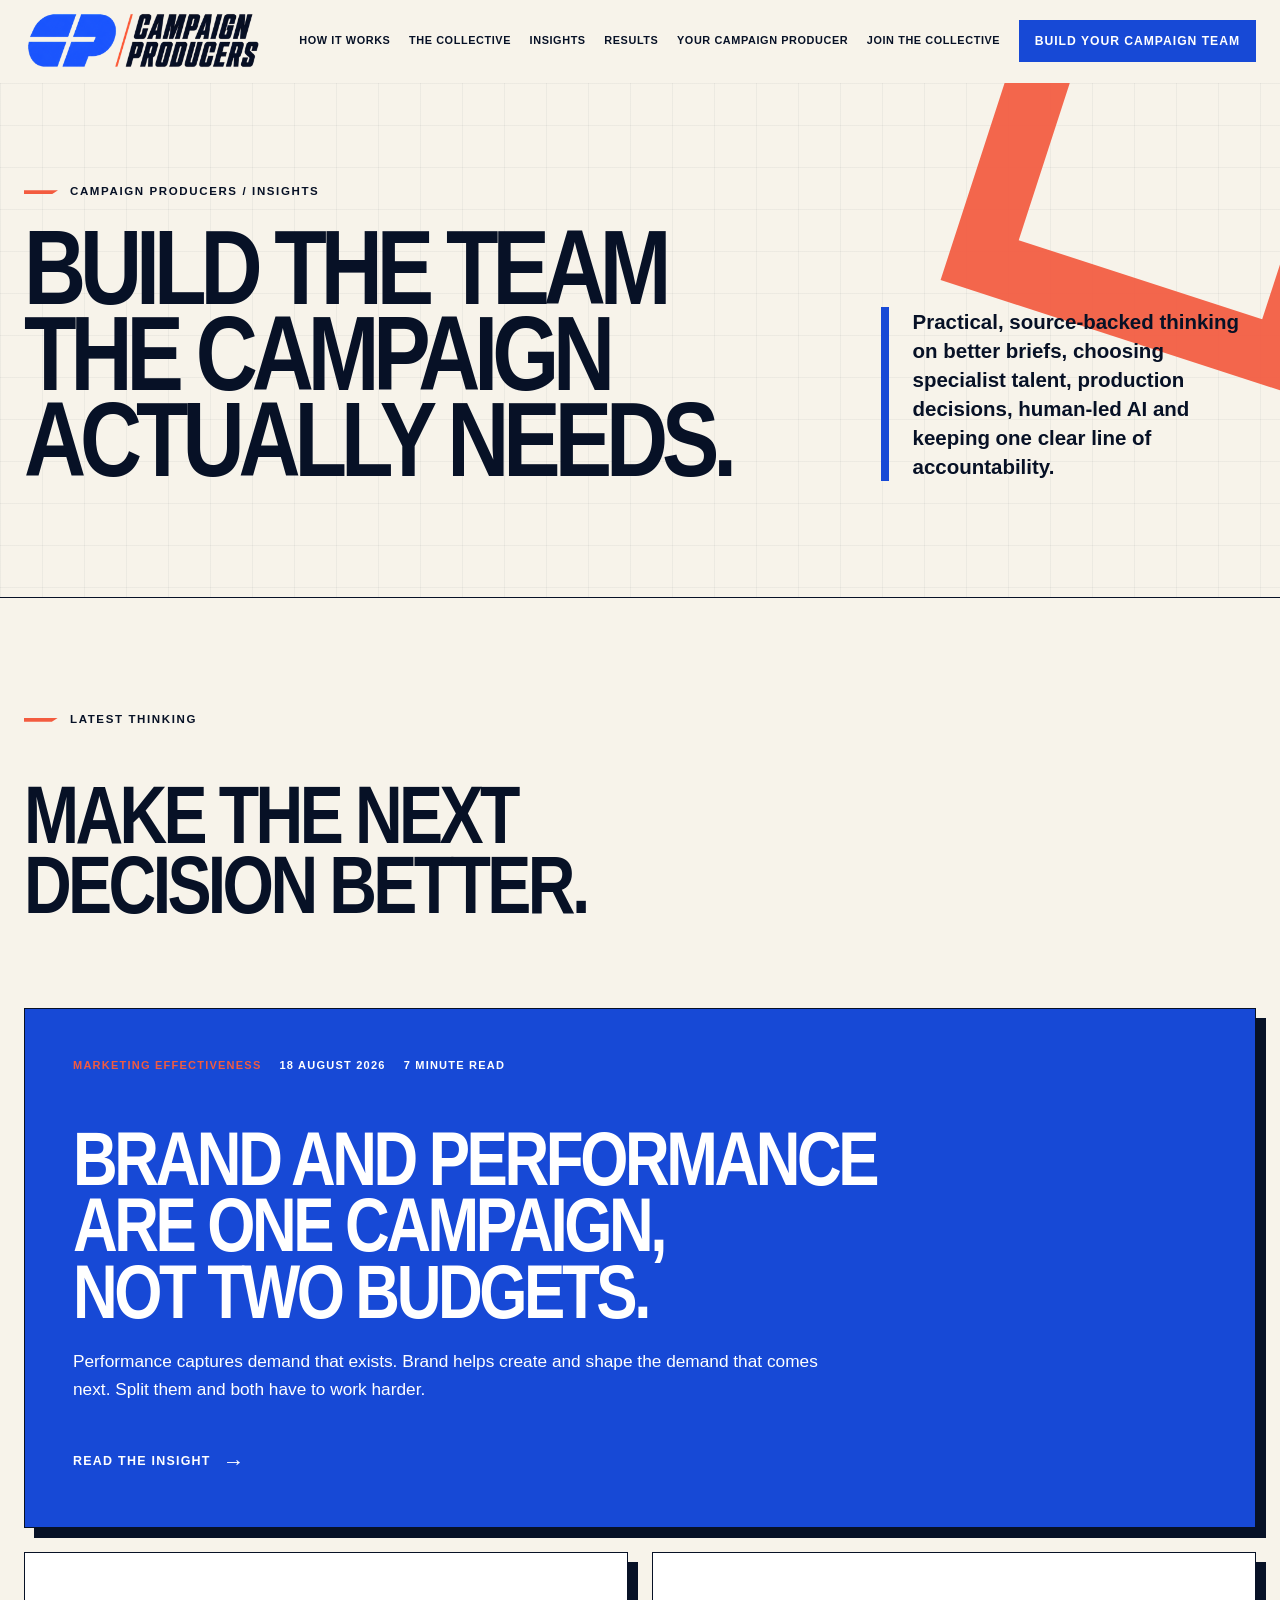
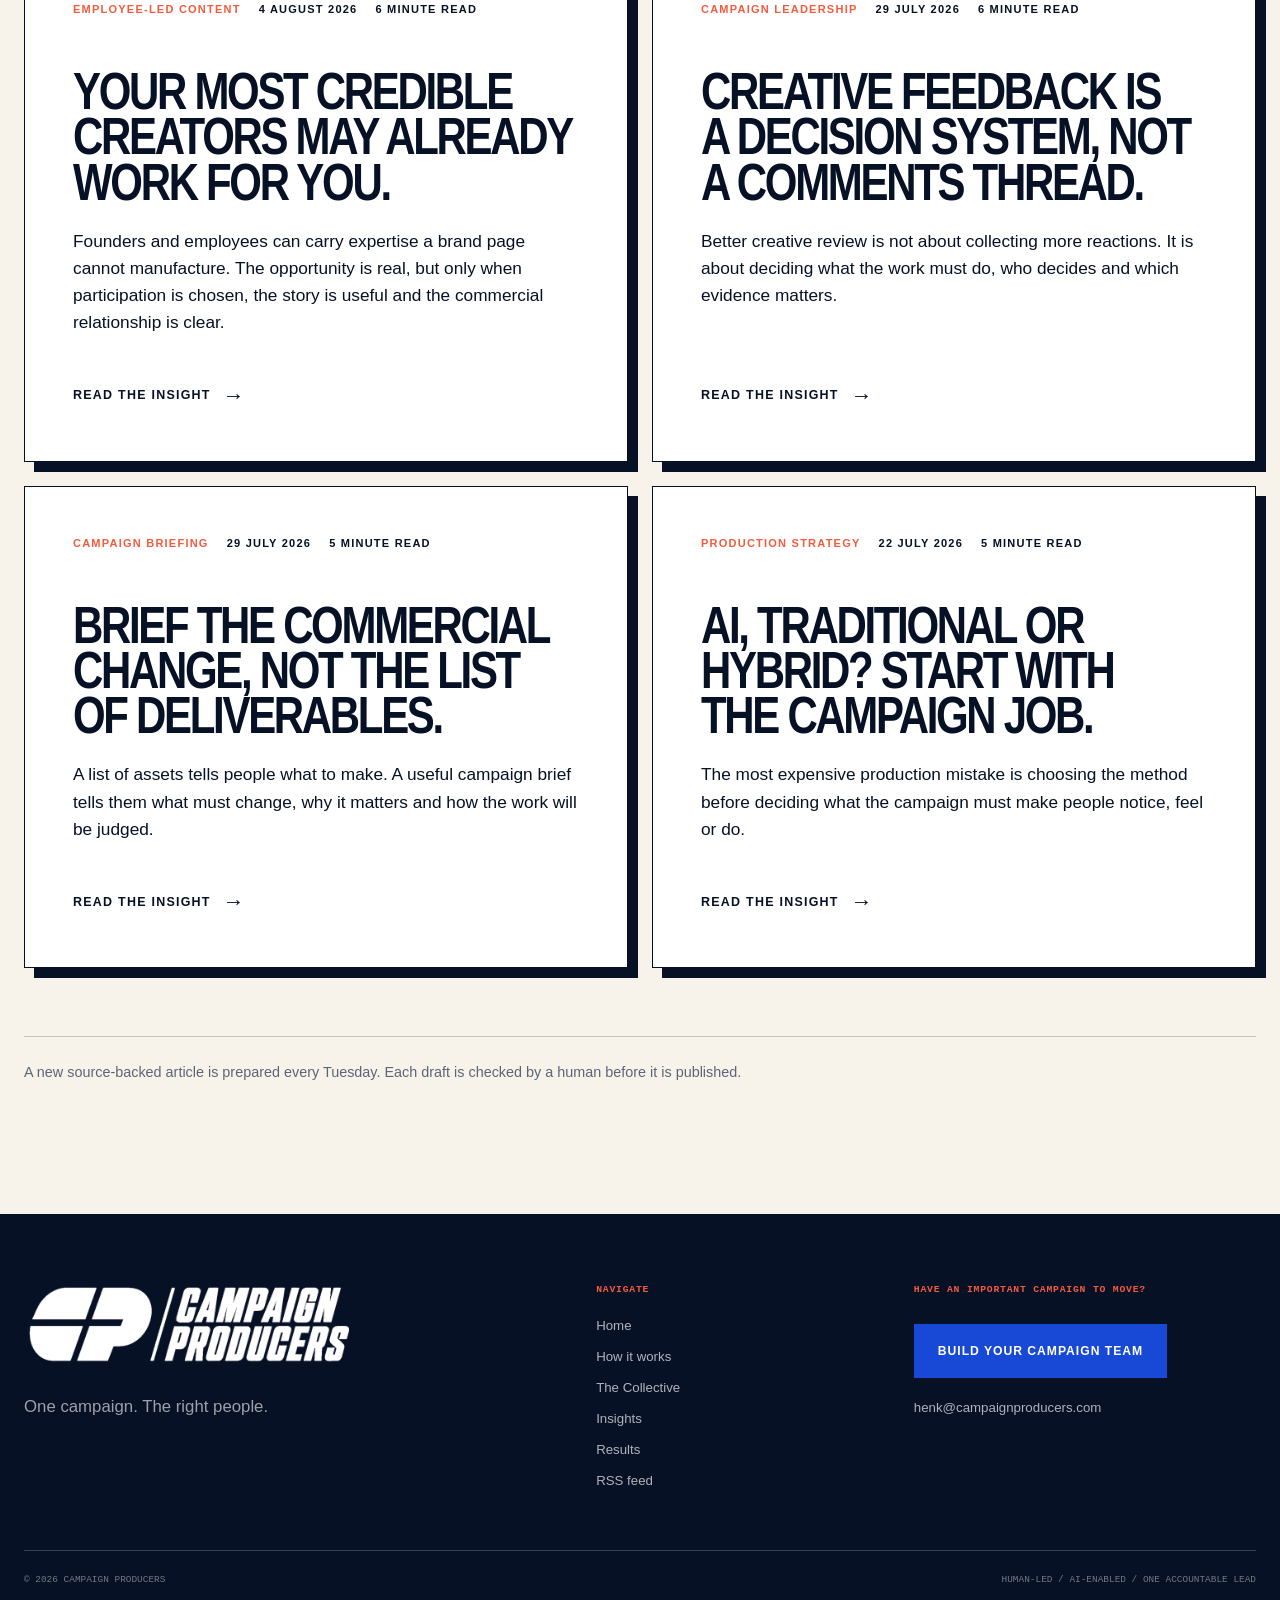
<file: insights/index.html>
<!doctype html>
<html lang="en-GB">
<head>
  <meta charset="utf-8">
  <meta name="viewport" content="width=device-width, initial-scale=1">
  <title>Campaign Insights | Campaign Producers</title>
  <meta name="description" content="Practical, source-backed thinking on campaign briefs, specialist teams, production choices, AI and accountable campaign leadership.">
  <meta name="theme-color" content="#f7f3ea">
  <link rel="canonical" href="https://www.campaignproducers.com/insights/">
  <link rel="alternate" type="application/rss+xml" title="Campaign Producers Insights" href="https://www.campaignproducers.com/rss.xml">
  <meta property="og:title" content="Campaign Insights | Campaign Producers">
  <meta property="og:description" content="Clear thinking for people building campaigns, choosing talent and making every specialist earn their place.">
  <meta property="og:type" content="website">
  <meta property="og:url" content="https://www.campaignproducers.com/insights/">
  <meta property="og:site_name" content="Campaign Producers">
  <meta property="og:image" content="https://www.campaignproducers.com/og.png">
  <meta property="og:image:alt" content="Campaign Producers: One campaign. The right people.">
  <meta name="twitter:card" content="summary_large_image">
  <meta name="twitter:title" content="Campaign Insights | Campaign Producers">
  <meta name="twitter:description" content="Clear thinking for people building campaigns, choosing talent and making every specialist earn their place.">
  <meta name="twitter:image" content="https://www.campaignproducers.com/og.png">
  <link rel="icon" href="/assets/images/campaign-producers-mark.png" type="image/png">
  <link rel="stylesheet" href="/assets/css/styles.css?v=20260729-2">
  <link rel="stylesheet" href="/assets/css/insights.css?v=20260729-2">
  <script type="application/ld+json">
    {
      "@context": "https://schema.org",
      "@type": "Blog",
      "name": "Campaign Producers Insights",
      "url": "https://www.campaignproducers.com/insights/",
      "description": "Practical, source-backed thinking on campaign briefs, specialist teams, production choices, AI and accountable campaign leadership.",
      "publisher": {
        "@type": "Organization",
        "name": "Campaign Producers",
        "url": "https://www.campaignproducers.com/"
      }
    }
  </script>
</head>
<body>
  <a class="skip-link" href="#main">Skip to content</a>

  <header class="site-header" data-header>
    <div class="shell header-inner">
      <a class="brand" href="/" aria-label="Campaign Producers home">
        <img src="/assets/images/campaign-producers-logo.png" alt="Campaign Producers" width="800" height="208">
      </a>
      <button class="nav-toggle" type="button" aria-controls="site-nav" aria-expanded="false" aria-label="Open navigation" data-nav-toggle>
        <span class="nav-toggle-label">Menu</span>
        <span class="nav-toggle-lines" aria-hidden="true"><i></i><i></i></span>
      </button>
      <nav class="site-nav" id="site-nav" aria-label="Primary navigation" data-nav>
        <a href="/#process">How it works</a>
        <a href="/#collective">The Collective</a>
        <a href="/insights/" aria-current="page">Insights</a>
        <a href="/#proof">Results</a>
        <a href="/#producer">Your Campaign Producer</a>
        <a href="/#join">Join the Collective</a>
        <a class="button button-small button-primary" href="/#start">Build Your Campaign Team</a>
      </nav>
    </div>
  </header>

  <main id="main">
    <section class="insights-hero">
      <div class="shell insights-hero-inner">
        <div>
          <p class="eyebrow"><span></span>Campaign Producers / Insights</p>
          <h1>Build the team the campaign actually needs.</h1>
        </div>
        <p class="insights-intro">Practical, source-backed thinking on better briefs, choosing specialist talent, production decisions, human-led AI and keeping one clear line of accountability.</p>
      </div>
    </section>

    <section class="section-pad" aria-labelledby="latest-insights">
      <div class="shell">
        <div class="section-heading">
          <p class="eyebrow"><span></span>Latest thinking</p>
          <h2 id="latest-insights">Make the next decision better.</h2>
        </div>
        <div class="insights-grid">
          <!-- AUTOMATED_POSTS_START -->
<article class="insight-card reveal">
<div>
<div class="insight-card-topline"><span>Marketing effectiveness</span><time datetime="2026-08-18">18 August 2026</time><span>7 minute read</span></div>
<h2><a href="/insights/brand-performance-one-campaign/">Brand and performance are one campaign, not two budgets.</a></h2>
<p>Performance captures demand that exists. Brand helps create and shape the demand that comes next. Split them and both have to work harder.</p>
</div>
<a aria-label="Read Brand and performance are one campaign, not two budgets." class="insight-card-link" href="/insights/brand-performance-one-campaign/">Read the insight</a>
</article>
<article class="insight-card reveal">
<div>
<div class="insight-card-topline"><span>Employee-led content</span><time datetime="2026-08-04">4 August 2026</time><span>6 minute read</span></div>
<h2><a href="/insights/employee-creators-trusted-voices/">Your most credible creators may already work for you.</a></h2>
<p>Founders and employees can carry expertise a brand page cannot manufacture. The opportunity is real, but only when participation is chosen, the story is useful and the commercial relationship is clear.</p>
</div>
<a aria-label="Read Your most credible creators may already work for you." class="insight-card-link" href="/insights/employee-creators-trusted-voices/">Read the insight</a>
</article>
<article class="insight-card reveal">
<div>
<div class="insight-card-topline"><span>Campaign leadership</span><time datetime="2026-07-29">29 July 2026</time><span>6 minute read</span></div>
<h2><a href="/insights/creative-feedback-decision-system/">Creative feedback is a decision system, not a comments thread.</a></h2>
<p>Better creative review is not about collecting more reactions. It is about deciding what the work must do, who decides and which evidence matters.</p>
</div>
<a aria-label="Read Creative feedback is a decision system, not a comments thread." class="insight-card-link" href="/insights/creative-feedback-decision-system/">Read the insight</a>
</article>
<article class="insight-card reveal">
<div>
<div class="insight-card-topline"><span>Campaign briefing</span><time datetime="2026-07-29">29 July 2026</time><span>5 minute read</span></div>
<h2><a href="/insights/brief-commercial-change-not-deliverables/">Brief the commercial change, not the list of deliverables.</a></h2>
<p>A list of assets tells people what to make. A useful campaign brief tells them what must change, why it matters and how the work will be judged.</p>
</div>
<a aria-label="Read Brief the commercial change, not the list of deliverables." class="insight-card-link" href="/insights/brief-commercial-change-not-deliverables/">Read the insight</a>
</article>
          <article class="insight-card reveal">
            <div>
              <div class="insight-card-topline">
                <span>Production strategy</span>
                <time datetime="2026-07-22">22 July 2026</time>
                <span>5 minute read</span>
              </div>
              <h2><a href="/insights/ai-traditional-or-hybrid-production/">AI, traditional or hybrid? Start with the campaign job.</a></h2>
              <p>The most expensive production mistake is choosing the method before deciding what the campaign must make people notice, feel or do.</p>
            </div>
            <a class="insight-card-link" href="/insights/ai-traditional-or-hybrid-production/" aria-label="Read AI, traditional or hybrid? Start with the campaign job.">Read the insight</a>
          </article>
          <!-- AUTOMATED_POSTS_END -->
        </div>
        <p class="insights-note">A new source-backed article is prepared every Tuesday. Each draft is checked by a human before it is published.</p>
      </div>
    </section>
  </main>

  <footer class="site-footer">
    <div class="shell footer-grid">
      <div class="footer-brand">
        <img src="/assets/images/campaign-producers-logo.png" alt="Campaign Producers" width="800" height="208">
        <p>One campaign. The right people.</p>
      </div>
      <div class="footer-links">
        <span>Navigate</span>
        <a href="/">Home</a>
        <a href="/#process">How it works</a>
        <a href="/#collective">The Collective</a>
        <a href="/insights/">Insights</a>
        <a href="/#proof">Results</a>
        <a href="/rss.xml">RSS feed</a>
      </div>
      <div class="footer-action">
        <span>Have an important campaign to move?</span>
        <a class="button button-primary" href="/#start">Build Your Campaign Team</a>
        <a class="footer-email" href="mailto:henk@campaignproducers.com">henk@campaignproducers.com</a>
      </div>
    </div>
    <div class="shell footer-bottom">
      <span>© <span data-year>2026</span> Campaign Producers</span>
      <span>Human-led / AI-enabled / One accountable lead</span>
    </div>
  </footer>

  <script defer src="/assets/js/site.js?v=20260729-2"></script>
</body>
</html>
</file>
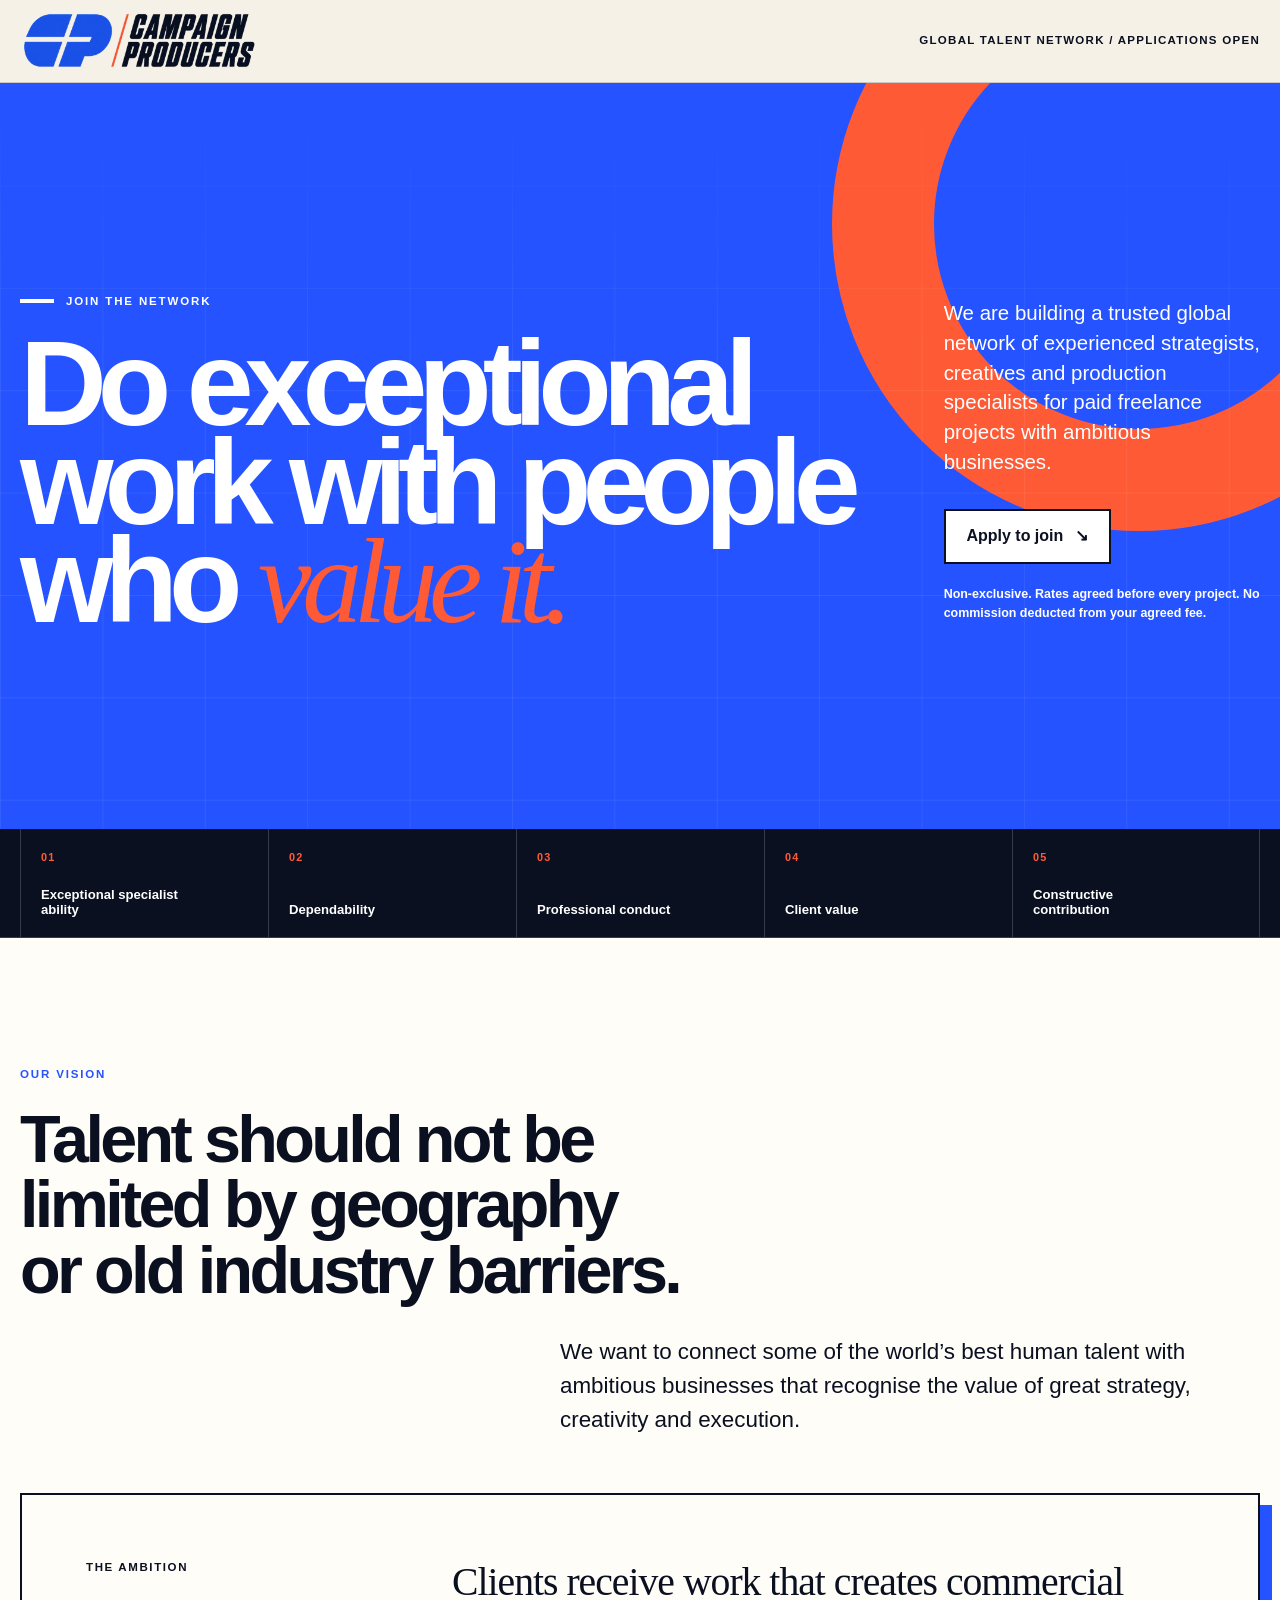
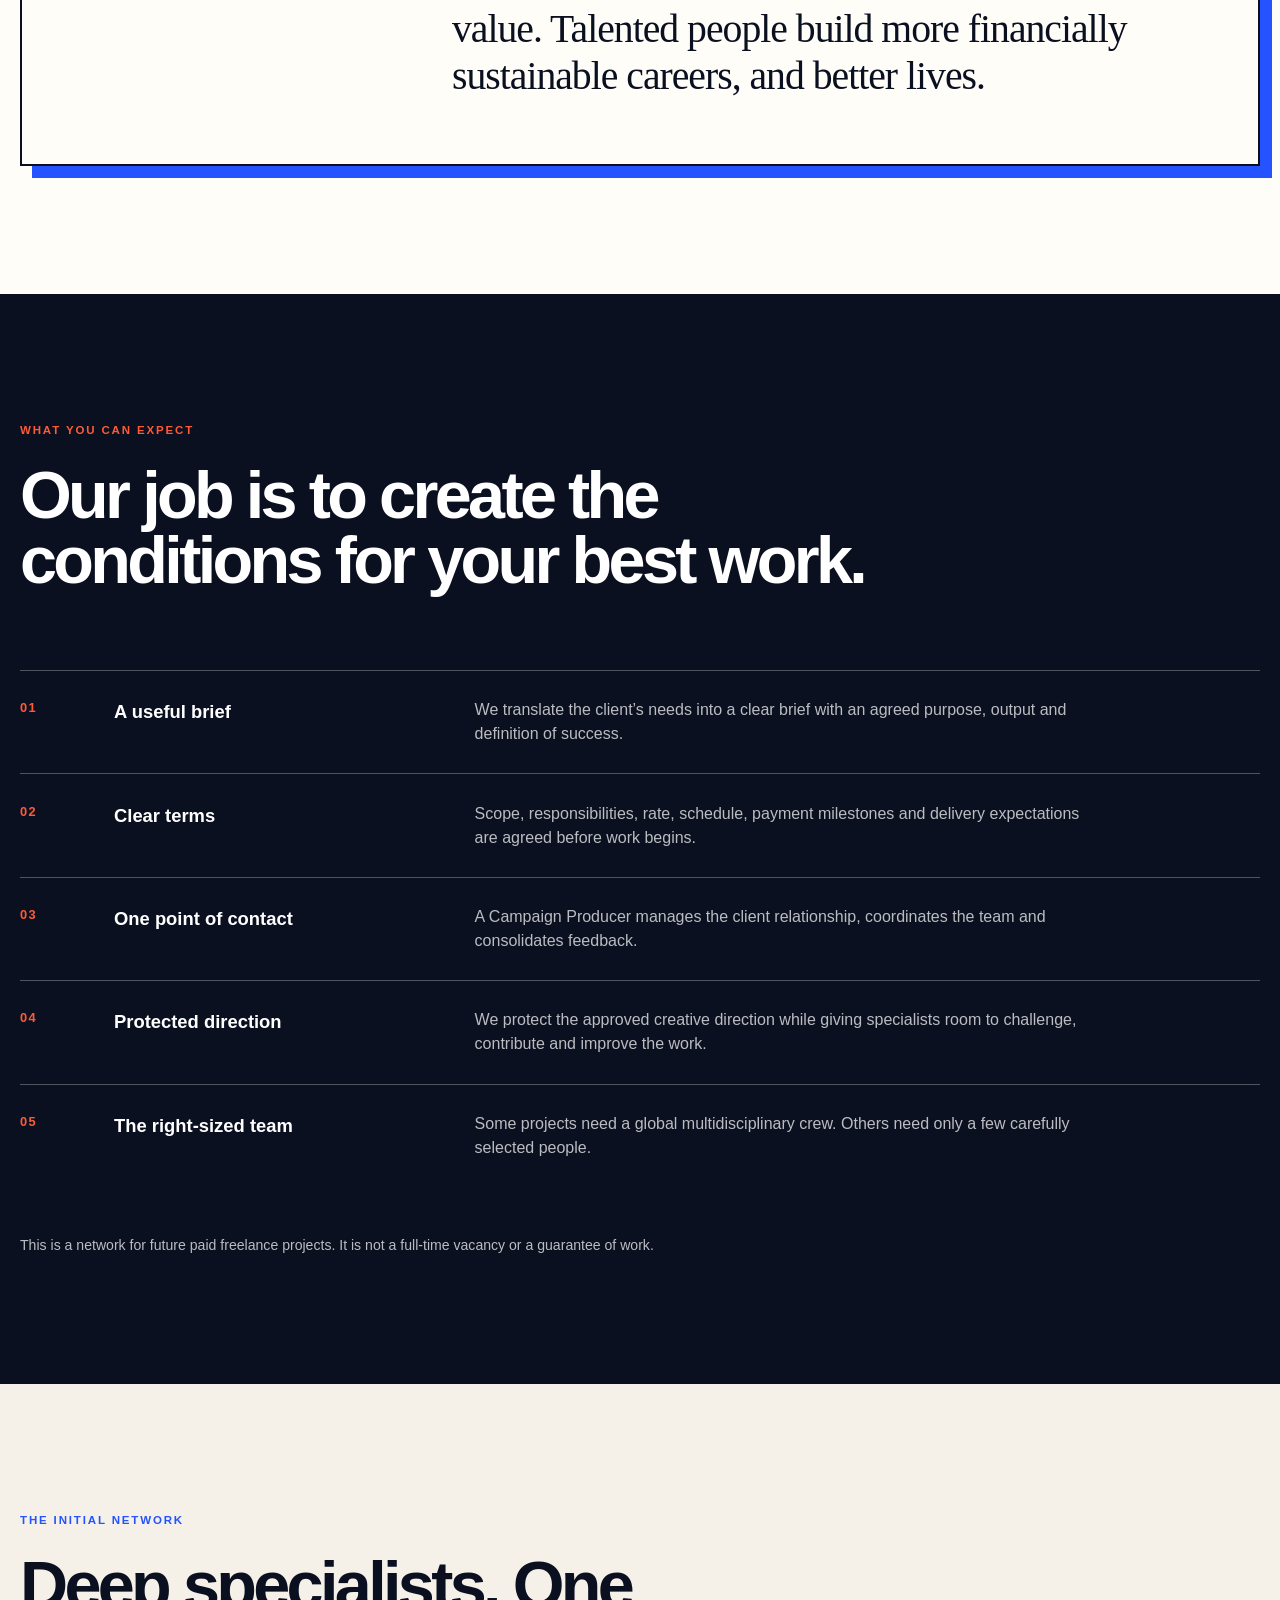
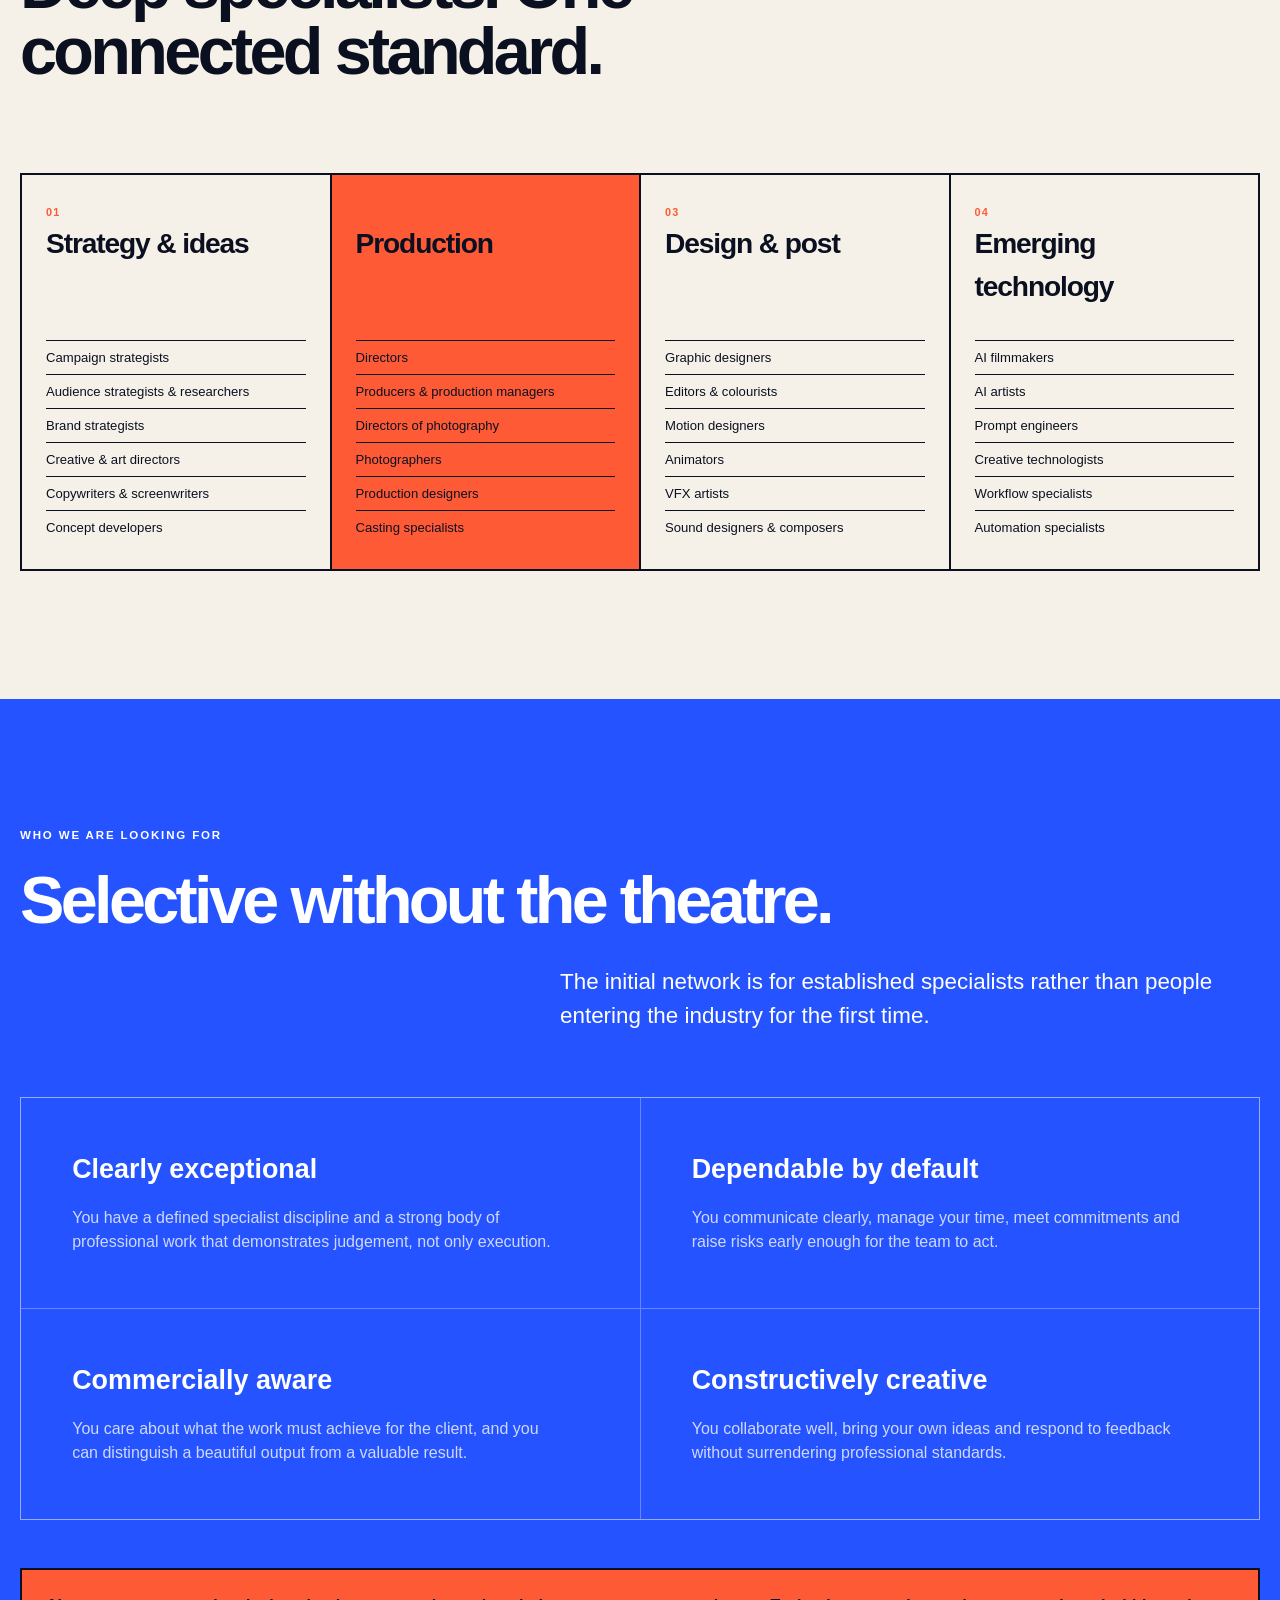
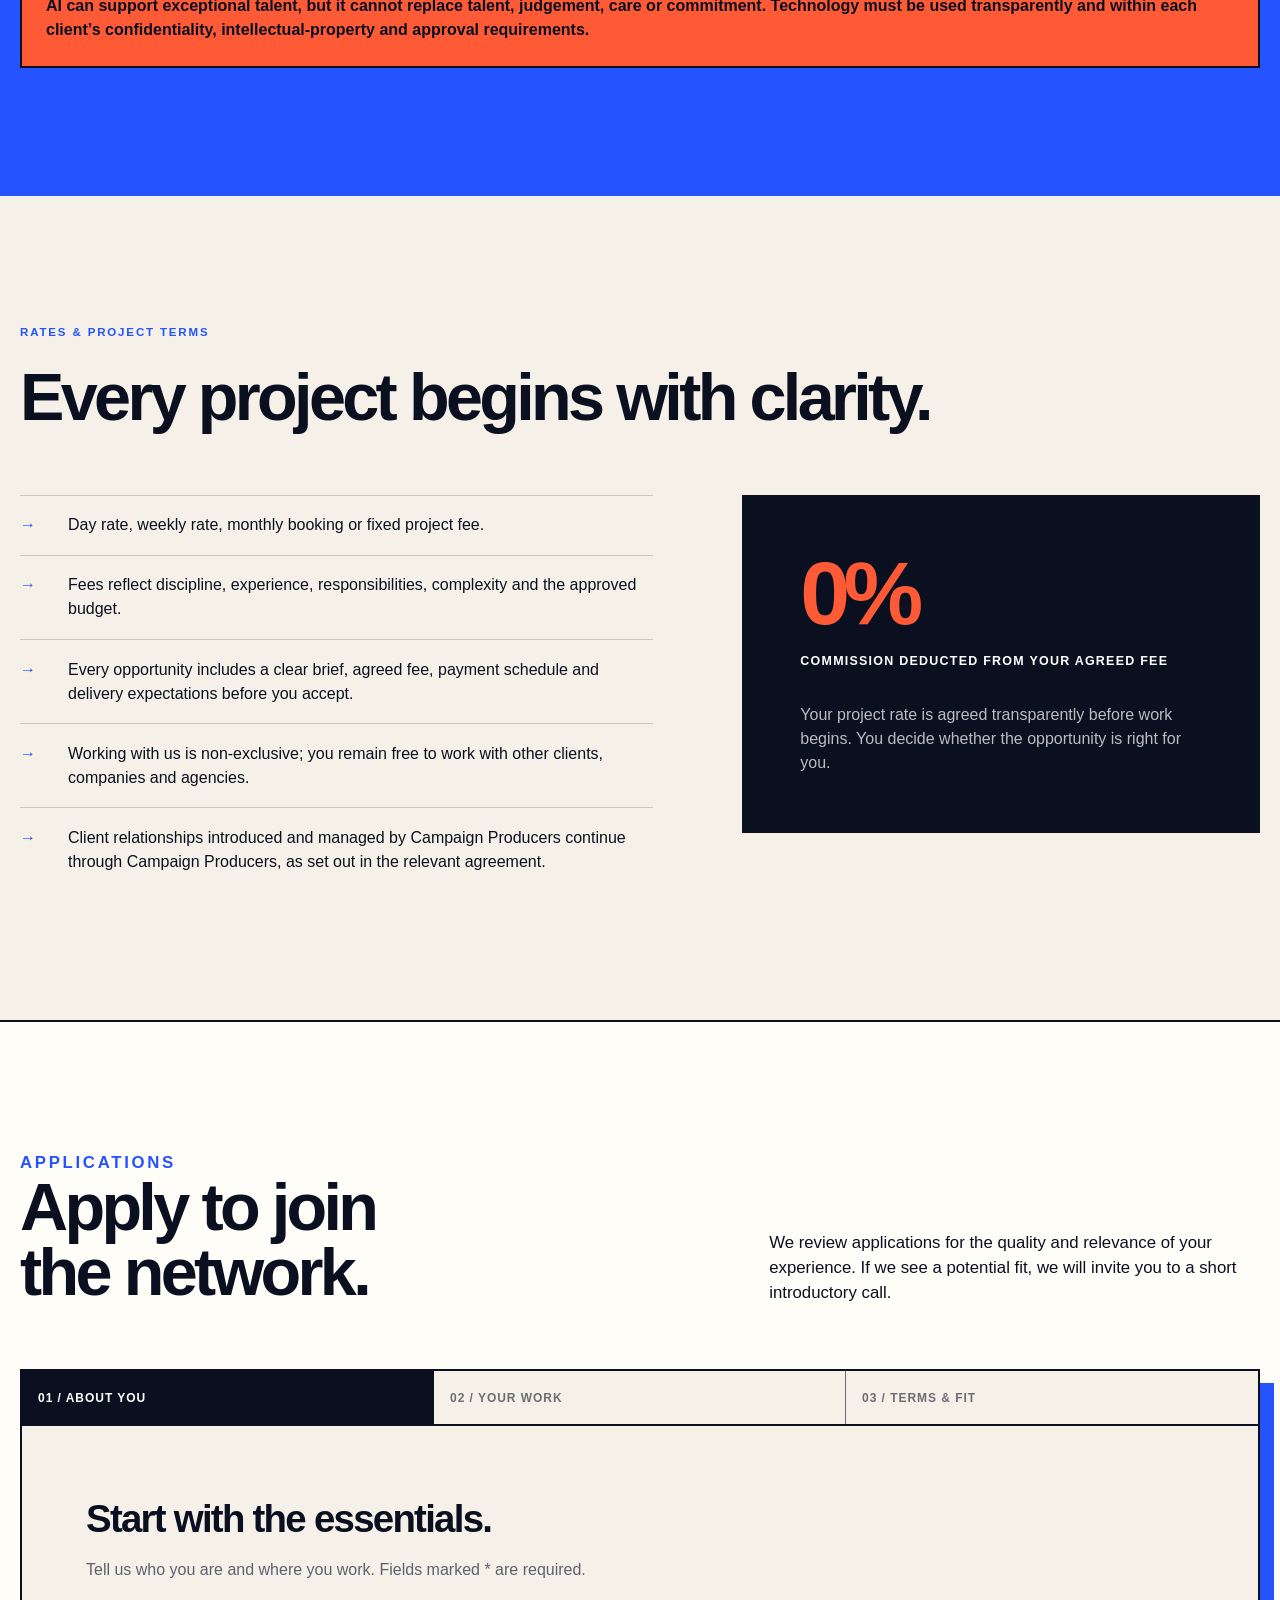
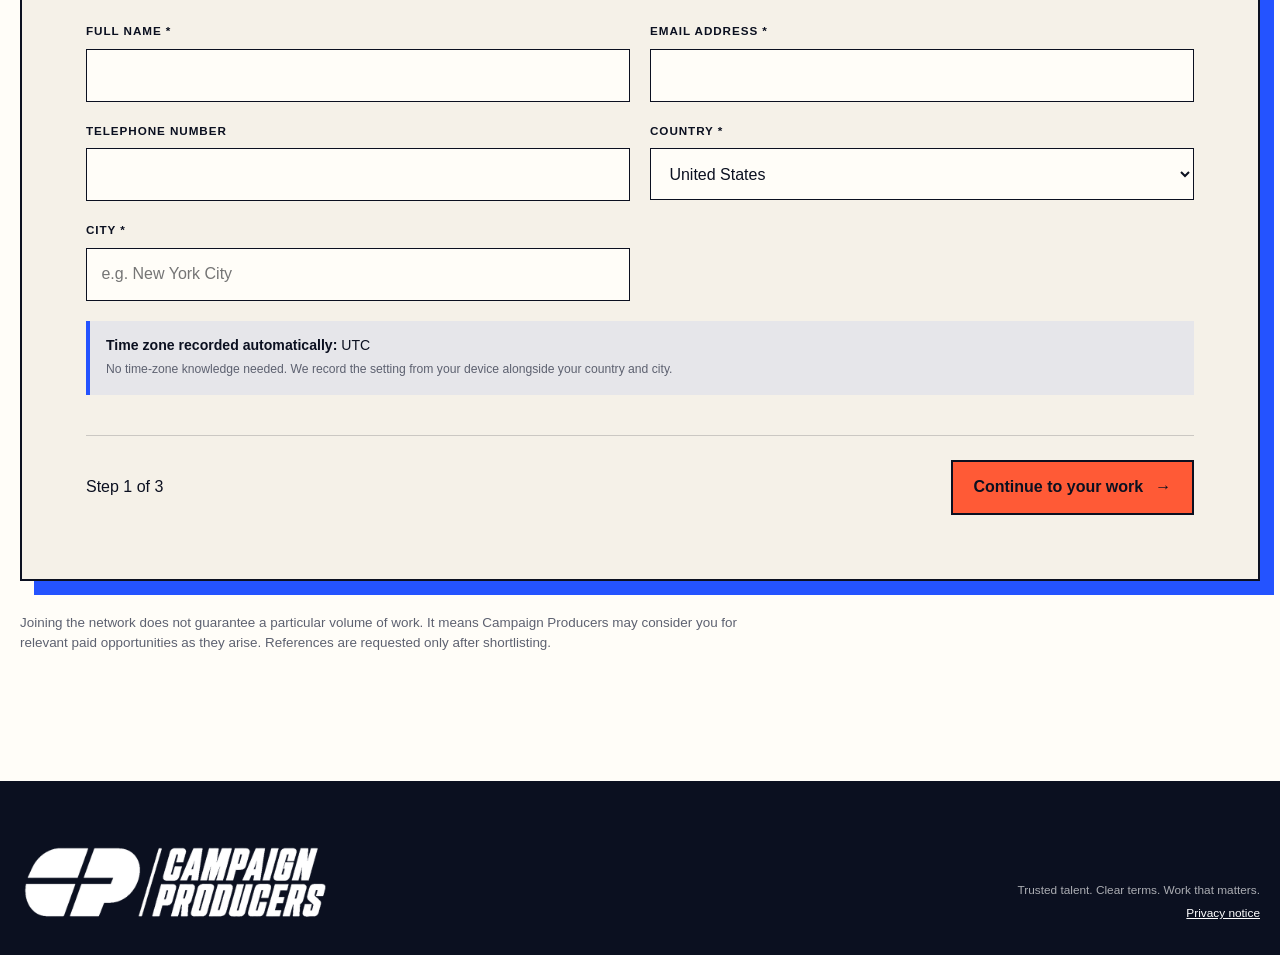
<file: join/index.html>
<!doctype html>
<html lang="en">
<head>
  <meta charset="utf-8">
  <meta name="viewport" content="width=device-width, initial-scale=1">
  <title>Join the Campaign Producers Talent Network</title>
  <meta name="description" content="Apply to join the Campaign Producers global network of experienced strategists, creatives and production specialists.">
  <link rel="canonical" href="https://www.campaignproducers.com/join/">
  <meta property="og:type" content="website">
  <meta property="og:title" content="Join the Campaign Producers Talent Network">
  <meta property="og:description" content="Do exceptional paid freelance work with clear briefs, clear terms and people who value specialist talent.">
  <meta property="og:url" content="https://www.campaignproducers.com/join/">
  <meta property="og:image" content="https://www.campaignproducers.com/og.png">
  <link rel="icon" href="/assets/images/campaign-producers-mark.png" type="image/png">
  <link rel="stylesheet" href="/assets/css/join.css?v=20260729-2">
  <script type="application/ld+json">
    {
      "@context": "https://schema.org",
      "@type": "WebPage",
      "name": "Join the Campaign Producers Talent Network",
      "url": "https://www.campaignproducers.com/join/",
      "isPartOf": {
        "@type": "WebSite",
        "name": "Campaign Producers",
        "url": "https://www.campaignproducers.com/"
      }
    }
  </script>
</head>
<body>
  <a class="skip-link" href="#main">Skip to main content</a>

  <header class="talent-header">
    <div class="talent-shell talent-header-inner">
      <a class="talent-brand" href="/" aria-label="Campaign Producers home">
        <img src="/assets/images/campaign-producers-logo.png" alt="Campaign Producers" width="800" height="208">
      </a>
      <p>Global talent network / Applications open</p>
    </div>
  </header>

  <main id="main">
    <section class="talent-hero" aria-labelledby="talent-hero-title">
      <div class="talent-shell talent-hero-grid">
        <div>
          <p class="talent-eyebrow">Join the network</p>
          <h1 id="talent-hero-title">Do exceptional work with people who <em>value it.</em></h1>
        </div>
        <div class="talent-hero-side">
          <p class="talent-hero-lead">We are building a trusted global network of experienced strategists, creatives and production specialists for paid freelance projects with ambitious businesses.</p>
          <a class="talent-button talent-button-light" href="#apply">Apply to join <span aria-hidden="true">↘</span></a>
          <p class="talent-hero-support">Non-exclusive. Rates agreed before every project. No commission deducted from your agreed fee.</p>
        </div>
      </div>
    </section>

    <div class="talent-principles" aria-label="Network principles">
      <div class="talent-shell talent-principles-grid">
        <div><span>01</span><strong>Exceptional specialist ability</strong></div>
        <div><span>02</span><strong>Dependability</strong></div>
        <div><span>03</span><strong>Professional conduct</strong></div>
        <div><span>04</span><strong>Client value</strong></div>
        <div><span>05</span><strong>Constructive contribution</strong></div>
      </div>
    </div>

    <section class="talent-section talent-vision" aria-labelledby="vision-title">
      <div class="talent-shell">
        <p class="talent-kicker">Our vision</p>
        <h2 id="vision-title">Talent should not be limited by geography or old industry barriers.</h2>
        <p class="talent-intro">We want to connect some of the world’s best human talent with ambitious businesses that recognise the value of great strategy, creativity and execution.</p>
        <div class="talent-statement">
          <strong>The ambition</strong>
          <p>Clients receive work that creates commercial value. Talented people build more financially sustainable careers, and better lives.</p>
        </div>
      </div>
    </section>

    <section class="talent-section talent-expect" aria-labelledby="expect-title">
      <div class="talent-shell">
        <p class="talent-kicker">What you can expect</p>
        <h2 id="expect-title">Our job is to create the conditions for your best work.</h2>
        <div class="talent-process">
          <article><span>01</span><h3>A useful brief</h3><p>We translate the client’s needs into a clear brief with an agreed purpose, output and definition of success.</p></article>
          <article><span>02</span><h3>Clear terms</h3><p>Scope, responsibilities, rate, schedule, payment milestones and delivery expectations are agreed before work begins.</p></article>
          <article><span>03</span><h3>One point of contact</h3><p>A Campaign Producer manages the client relationship, coordinates the team and consolidates feedback.</p></article>
          <article><span>04</span><h3>Protected direction</h3><p>We protect the approved creative direction while giving specialists room to challenge, contribute and improve the work.</p></article>
          <article><span>05</span><h3>The right-sized team</h3><p>Some projects need a global multidisciplinary crew. Others need only a few carefully selected people.</p></article>
        </div>
        <p class="talent-project-note">This is a network for future paid freelance projects. It is not a full-time vacancy or a guarantee of work.</p>
      </div>
    </section>

    <section class="talent-section talent-disciplines" aria-labelledby="disciplines-title">
      <div class="talent-shell">
        <p class="talent-kicker">The initial network</p>
        <h2 id="disciplines-title">Deep specialists. One connected standard.</h2>
        <div class="talent-discipline-grid">
          <article>
            <div><span>01</span><h3>Strategy &amp; ideas</h3></div>
            <ul>
              <li>Campaign strategists</li>
              <li>Audience strategists &amp; researchers</li>
              <li>Brand strategists</li>
              <li>Creative &amp; art directors</li>
              <li>Copywriters &amp; screenwriters</li>
              <li>Concept developers</li>
            </ul>
          </article>
          <article>
            <div><span>02</span><h3>Production</h3></div>
            <ul>
              <li>Directors</li>
              <li>Producers &amp; production managers</li>
              <li>Directors of photography</li>
              <li>Photographers</li>
              <li>Production designers</li>
              <li>Casting specialists</li>
            </ul>
          </article>
          <article>
            <div><span>03</span><h3>Design &amp; post</h3></div>
            <ul>
              <li>Graphic designers</li>
              <li>Editors &amp; colourists</li>
              <li>Motion designers</li>
              <li>Animators</li>
              <li>VFX artists</li>
              <li>Sound designers &amp; composers</li>
            </ul>
          </article>
          <article>
            <div><span>04</span><h3>Emerging technology</h3></div>
            <ul>
              <li>AI filmmakers</li>
              <li>AI artists</li>
              <li>Prompt engineers</li>
              <li>Creative technologists</li>
              <li>Workflow specialists</li>
              <li>Automation specialists</li>
            </ul>
          </article>
        </div>
      </div>
    </section>

    <section class="talent-section talent-standards" aria-labelledby="standards-title">
      <div class="talent-shell">
        <p class="talent-kicker">Who we are looking for</p>
        <h2 id="standards-title">Selective without the theatre.</h2>
        <p class="talent-intro">The initial network is for established specialists rather than people entering the industry for the first time.</p>
        <div class="talent-standards-grid">
          <article><h3>Clearly exceptional</h3><p>You have a defined specialist discipline and a strong body of professional work that demonstrates judgement, not only execution.</p></article>
          <article><h3>Dependable by default</h3><p>You communicate clearly, manage your time, meet commitments and raise risks early enough for the team to act.</p></article>
          <article><h3>Commercially aware</h3><p>You care about what the work must achieve for the client, and you can distinguish a beautiful output from a valuable result.</p></article>
          <article><h3>Constructively creative</h3><p>You collaborate well, bring your own ideas and respond to feedback without surrendering professional standards.</p></article>
        </div>
        <p class="talent-ai-note">AI can support exceptional talent, but it cannot replace talent, judgement, care or commitment. Technology must be used transparently and within each client’s confidentiality, intellectual-property and approval requirements.</p>
      </div>
    </section>

    <section class="talent-section talent-terms" aria-labelledby="terms-title">
      <div class="talent-shell">
        <p class="talent-kicker">Rates &amp; project terms</p>
        <h2 id="terms-title">Every project begins with clarity.</h2>
        <div class="talent-terms-grid">
          <ul>
            <li>Day rate, weekly rate, monthly booking or fixed project fee.</li>
            <li>Fees reflect discipline, experience, responsibilities, complexity and the approved budget.</li>
            <li>Every opportunity includes a clear brief, agreed fee, payment schedule and delivery expectations before you accept.</li>
            <li>Working with us is non-exclusive; you remain free to work with other clients, companies and agencies.</li>
            <li>Client relationships introduced and managed by Campaign Producers continue through Campaign Producers, as set out in the relevant agreement.</li>
          </ul>
          <aside>
            <strong>0%</strong>
            <span>Commission deducted from your agreed fee</span>
            <p>Your project rate is agreed transparently before work begins. You decide whether the opportunity is right for you.</p>
          </aside>
        </div>
      </div>
    </section>

    <section class="talent-section talent-application" id="apply" aria-labelledby="application-title">
      <div class="talent-shell">
        <div class="talent-application-heading">
          <div>
            <p class="talent-kicker">Applications</p>
            <h2 id="application-title">Apply to join the network.</h2>
          </div>
          <p>We review applications for the quality and relevance of your experience. If we see a potential fit, we will invite you to a short introductory call.</p>
        </div>

        <noscript>
          <p class="talent-noscript">JavaScript is required to complete this application. Please enable it and reload the page.</p>
        </noscript>

        <form class="talent-form" id="talent-application-form" action="https://script.google.com/macros/s/AKfycbyzqBVvIgzzPaUOQ7HyWDaqcqZM1AAS87nCfYSmdbRSLWG2Y-ueq3FrOK_ZHz683iw4/exec" method="post" novalidate>
          <div class="talent-progress" aria-label="Application progress">
            <button class="is-active" type="button" data-step-button="0">01 / About you</button>
            <button type="button" data-step-button="1" disabled>02 / Your work</button>
            <button type="button" data-step-button="2" disabled>03 / Terms &amp; fit</button>
          </div>

          <input class="talent-honeypot" type="text" name="website" tabindex="-1" autocomplete="off" aria-hidden="true">

          <section class="talent-form-panel" data-step-panel="0" aria-labelledby="step-one-title">
            <h3 id="step-one-title">Start with the essentials.</h3>
            <p>Tell us who you are and where you work. Fields marked * are required.</p>
            <div class="talent-field-grid">
              <label class="talent-field">Full name *
                <input name="fullName" autocomplete="name" maxlength="120" required>
              </label>
              <label class="talent-field">Email address *
                <input name="email" type="email" autocomplete="email" maxlength="180" required>
              </label>
              <label class="talent-field">Telephone number
                <input name="telephone" type="tel" autocomplete="tel" maxlength="60">
              </label>
              <label class="talent-field">Country *
                <select name="country" autocomplete="country-name" required data-country>
                  <option value="">Select your country</option>
                </select>
              </label>
              <label class="talent-field">City *
                <input name="city" autocomplete="address-level2" placeholder="e.g. New York City" maxlength="120" required>
              </label>
              <div class="talent-detected-detail">
                <p><strong>Time zone recorded automatically:</strong> <span data-time-zone>Detecting...</span></p>
                <small>No time-zone knowledge needed. We record the setting from your device alongside your country and city.</small>
              </div>
            </div>
            <div class="talent-form-actions">
              <span>Step 1 of 3</span>
              <button class="talent-button" type="button" data-next>Continue to your work <span aria-hidden="true">→</span></button>
            </div>
          </section>

          <section class="talent-form-panel" data-step-panel="1" aria-labelledby="step-two-title" hidden>
            <h3 id="step-two-title">Show us your specialist value.</h3>
            <p>We care about the work and what you specifically contributed to it.</p>
            <div class="talent-field-grid">
              <label class="talent-field">Primary specialist discipline *
                <select name="primaryDiscipline" required>
                  <option value="">Select your primary discipline</option>
                  <option>Campaign strategist</option>
                  <option>Audience strategist / researcher</option>
                  <option>Brand strategist</option>
                  <option>Creative director</option>
                  <option>Art director</option>
                  <option>Copywriter</option>
                  <option>Screenwriter</option>
                  <option>Concept developer</option>
                  <option>Director</option>
                  <option>Producer / production manager</option>
                  <option>Director of photography</option>
                  <option>Photographer</option>
                  <option>Production designer</option>
                  <option>Casting specialist</option>
                  <option>Graphic designer</option>
                  <option>Editor</option>
                  <option>Colourist</option>
                  <option>Motion designer</option>
                  <option>Animator</option>
                  <option>VFX artist</option>
                  <option>Sound designer</option>
                  <option>Composer</option>
                  <option>AI filmmaker</option>
                  <option>AI artist</option>
                  <option>Prompt engineer</option>
                  <option>Creative technologist</option>
                  <option>Workflow / automation specialist</option>
                  <option>Other specialist discipline</option>
                </select>
              </label>
              <label class="talent-field">Secondary disciplines
                <input name="secondaryDisciplines" placeholder="Optional" maxlength="250">
              </label>
              <label class="talent-field">Years of professional experience *
                <input name="yearsExperience" type="number" min="1" max="70" inputmode="numeric" required>
              </label>
              <label class="talent-field">Portfolio, website or showreel *
                <span class="talent-url-input"><span aria-hidden="true">https://www.</span><input name="portfolioUrl" type="text" inputmode="url" autocapitalize="none" autocomplete="off" spellcheck="false" placeholder="yourwebsite.com" maxlength="500" required></span>
                <small>Just enter the address, like yourwebsite.com. We add the beginning for you. Pasting a full link works too.</small>
              </label>
              <label class="talent-field talent-wide">LinkedIn profile
                <span class="talent-url-input"><span aria-hidden="true">https://www.</span><input name="linkedinUrl" type="text" inputmode="url" autocapitalize="none" autocomplete="off" spellcheck="false" placeholder="linkedin.com/in/yourname" maxlength="500"></span>
                <small>Just enter the address. We add the beginning for you.</small>
              </label>
            </div>

            <fieldset class="talent-work-example">
              <legend>Work example 1 *</legend>
              <div class="talent-field-grid">
                <label class="talent-field">Link to the work *
                  <span class="talent-url-input"><span aria-hidden="true">https://www.</span><input name="workExample1" type="text" inputmode="url" autocapitalize="none" autocomplete="off" spellcheck="false" placeholder="campaignsite.com/work" maxlength="500" required></span>
                  <small>Enter only the website address or paste the full link.</small>
                </label>
                <label class="talent-field">Your contribution *
                  <textarea name="workContribution1" maxlength="1500" placeholder="What did you personally lead, create or deliver?" required></textarea>
                </label>
              </div>
            </fieldset>

            <fieldset class="talent-work-example">
              <legend>Work example 2 / Optional</legend>
              <div class="talent-field-grid">
                <label class="talent-field">Link to the work
                  <span class="talent-url-input"><span aria-hidden="true">https://www.</span><input name="workExample2" type="text" inputmode="url" autocapitalize="none" autocomplete="off" spellcheck="false" placeholder="campaignsite.com/work" maxlength="500"></span>
                  <small>Enter only the website address or paste the full link.</small>
                </label>
                <label class="talent-field">Your contribution
                  <textarea name="workContribution2" maxlength="1500" placeholder="What did you personally lead, create or deliver?"></textarea>
                </label>
              </div>
            </fieldset>

            <fieldset class="talent-work-example">
              <legend>Work example 3 / Optional</legend>
              <div class="talent-field-grid">
                <label class="talent-field">Link to the work
                  <span class="talent-url-input"><span aria-hidden="true">https://www.</span><input name="workExample3" type="text" inputmode="url" autocapitalize="none" autocomplete="off" spellcheck="false" placeholder="campaignsite.com/work" maxlength="500"></span>
                  <small>Enter only the website address or paste the full link.</small>
                </label>
                <label class="talent-field">Your contribution
                  <textarea name="workContribution3" maxlength="1500" placeholder="What did you personally lead, create or deliver?"></textarea>
                </label>
              </div>
            </fieldset>

            <div class="talent-form-actions">
              <button class="talent-text-button" type="button" data-back>← Back</button>
              <button class="talent-button" type="button" data-next>Continue to terms &amp; fit <span aria-hidden="true">→</span></button>
            </div>
          </section>

          <section class="talent-form-panel" data-step-panel="2" aria-labelledby="step-three-title" hidden>
            <h3 id="step-three-title">Set clear expectations.</h3>
            <p>Typical rates help us identify project fit. They are not a bid and do not lock you into future terms.</p>
            <div class="talent-field-grid">
              <label class="talent-field">Preferred currency *
                <select name="currency" required data-currency>
                  <option value="">Select currency</option>
                </select>
                <small>Selected from your country. You can change it at any time.</small>
              </label>
              <label class="talent-field">Current availability *
                <input name="availability" placeholder="e.g. Available from September; 3 days per week" maxlength="250" required>
              </label>
              <label class="talent-field">Typical day rate *
                <span class="talent-money-input"><span data-day-symbol aria-label="Selected currency">¤</span><input name="dayRate" type="number" min="1" step="1" inputmode="decimal" placeholder="Your amount" required></span>
              </label>
              <label class="talent-field">Typical weekly rate
                <span class="talent-money-input"><span data-week-symbol aria-label="Selected currency">¤</span><input name="weeklyRate" type="number" min="1" step="1" inputmode="decimal" placeholder="Optional"></span>
              </label>
              <label class="talent-field talent-wide">Your approach to AI &amp; emerging technology *
                <textarea name="aiApproach" maxlength="2000" placeholder="How do you use these tools responsibly, transparently and with respect for client confidentiality and IP?" required></textarea>
              </label>
              <label class="talent-field talent-wide">Short introduction *
                <textarea name="introduction" maxlength="2500" placeholder="Tell us what you do exceptionally well and the kinds of problems you are best equipped to solve." required></textarea>
              </label>
            </div>

            <aside class="talent-privacy-statement" aria-labelledby="privacy-heading">
              <strong id="privacy-heading">Privacy statement</strong>
              <p>We use your application information only to assess professional fit, organise the talent network and contact you about relevant opportunities. Access is limited to authorised Campaign Producers personnel and supporting service providers. Newsletter consent is separate and optional. Read the full <a href="/privacy/" target="_blank" rel="noopener">privacy notice</a>.</p>
            </aside>

            <div class="talent-consents">
              <label><input type="checkbox" name="accuracyConfirmed" required><span>I confirm that the information and work submitted are accurate.</span></label>
              <label><input type="checkbox" name="retentionConsent" required><span>I agree that Campaign Producers may retain my information and contact me about relevant professional opportunities.</span></label>
              <label><input type="checkbox" name="privacyAccepted" required><span>I have read the <a href="/privacy/" target="_blank" rel="noopener">privacy notice</a>.</span></label>
              <label class="talent-newsletter"><input type="checkbox" name="newsletterConsent"><span>I would like to join the newsletter to see what Campaign Producers is up to. <strong>Optional.</strong></span></label>
            </div>

            <div class="talent-form-actions">
              <button class="talent-text-button" type="button" data-back>← Back</button>
              <button class="talent-button" type="submit" data-submit>Submit application <span aria-hidden="true">↗</span></button>
            </div>
          </section>

          <p class="talent-form-status" data-form-status role="status" aria-live="polite" hidden></p>
        </form>

        <p class="talent-application-note">Joining the network does not guarantee a particular volume of work. It means Campaign Producers may consider you for relevant paid opportunities as they arise. References are requested only after shortlisting.</p>
      </div>
    </section>
  </main>

  <footer class="talent-footer">
    <div class="talent-shell talent-footer-inner">
      <a class="talent-footer-brand" href="/">
        <img src="/assets/images/campaign-producers-logo.png" alt="Campaign Producers" width="800" height="208">
      </a>
      <div>
        <p>Trusted talent. Clear terms. Work that matters.</p>
        <a href="/privacy/">Privacy notice</a>
      </div>
    </div>
  </footer>

  <script defer src="/assets/js/join.js?v=20260729-1"></script>
</body>
</html>
</file>
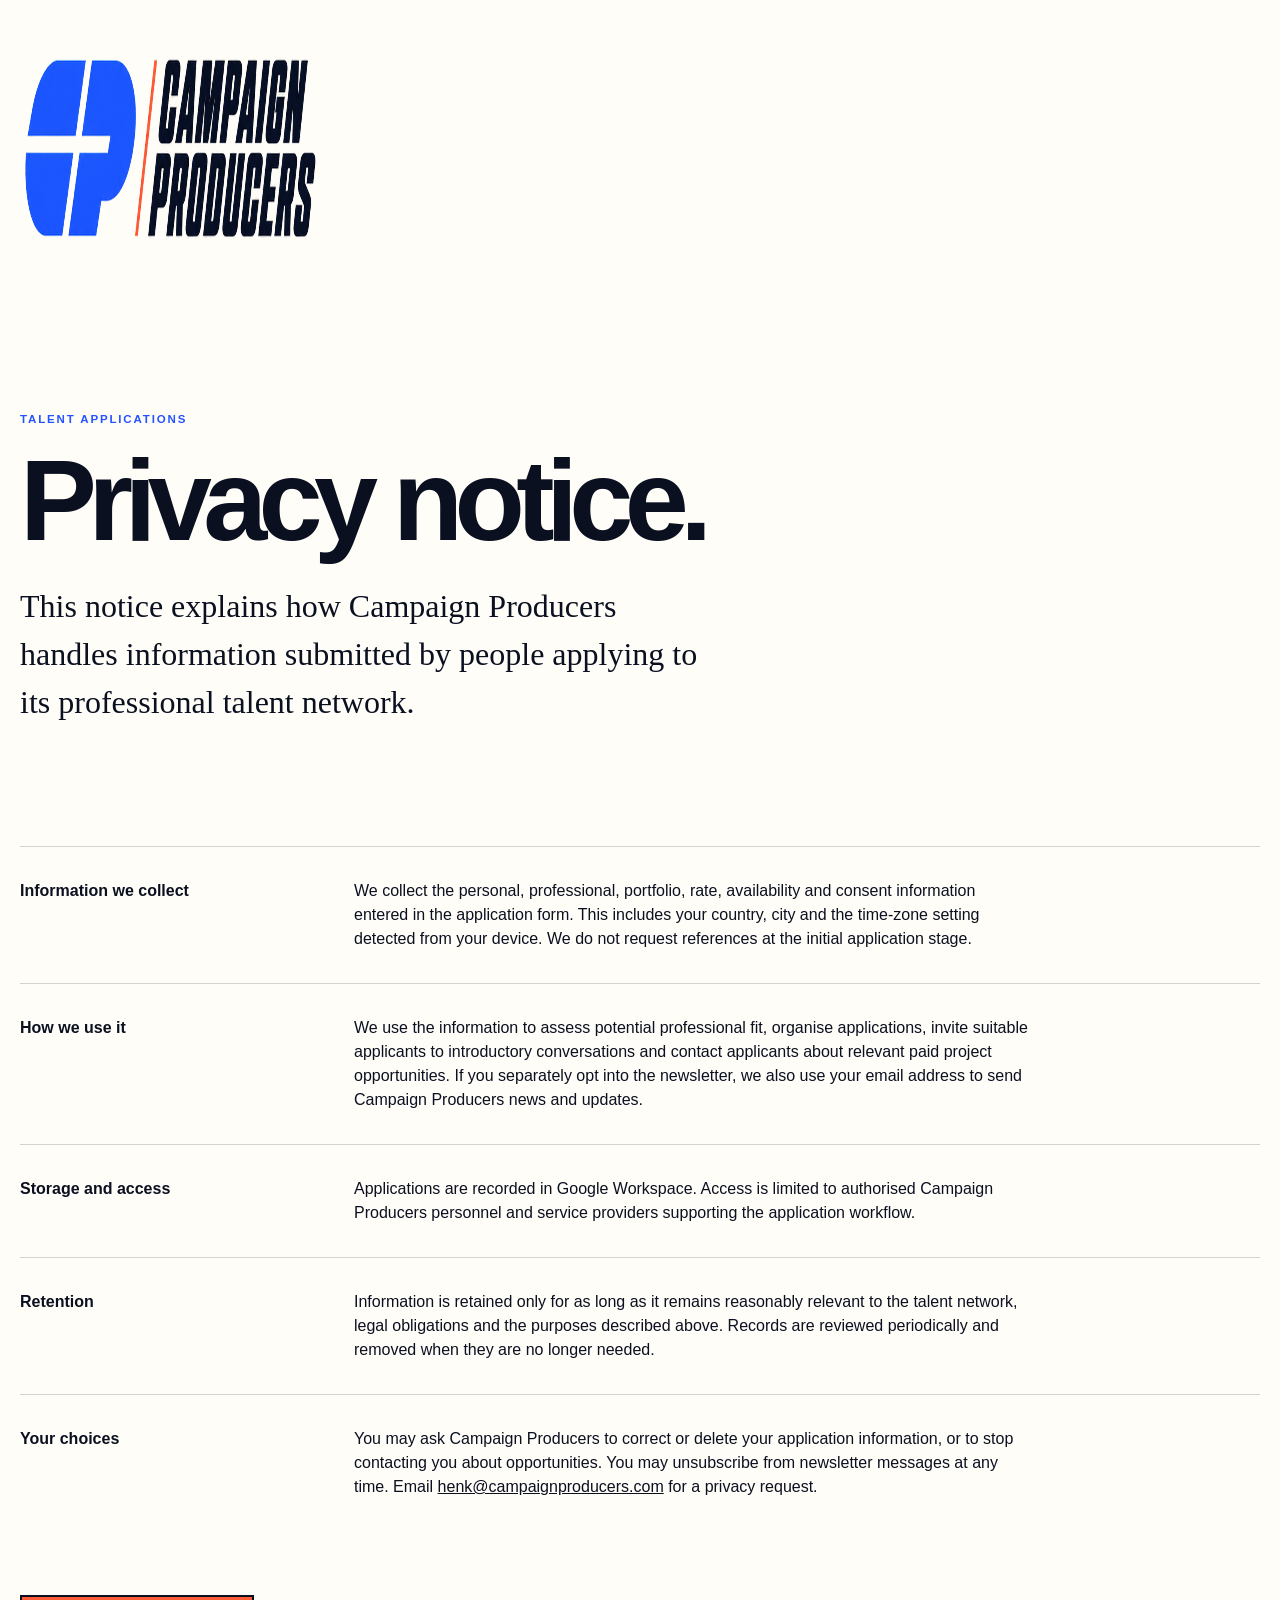
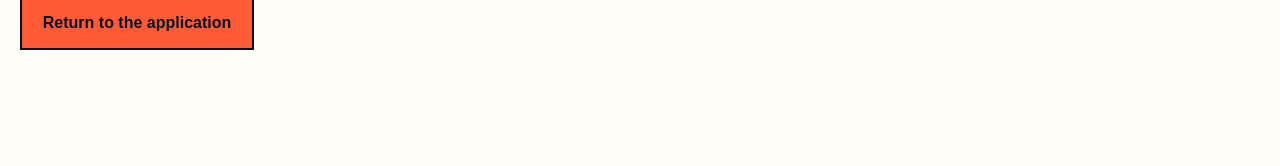
<file: privacy/index.html>
<!doctype html>
<html lang="en">
<head>
  <meta charset="utf-8">
  <meta name="viewport" content="width=device-width, initial-scale=1">
  <title>Talent Application Privacy Notice | Campaign Producers</title>
  <meta name="description" content="How Campaign Producers collects, uses, stores and manages information submitted through its talent network application.">
  <link rel="canonical" href="https://www.campaignproducers.com/privacy/">
  <link rel="icon" href="/assets/images/campaign-producers-mark.png" type="image/png">
  <link rel="stylesheet" href="/assets/css/join.css?v=20260729-2">
</head>
<body class="talent-policy-page">
  <a class="skip-link" href="#main">Skip to main content</a>
  <main class="talent-policy" id="main">
    <div class="talent-shell">
      <a class="talent-policy-brand" href="/" aria-label="Campaign Producers home">
        <img src="/assets/images/campaign-producers-logo.png" alt="Campaign Producers" width="800" height="208">
      </a>
      <p class="talent-kicker">Talent applications</p>
      <h1>Privacy notice.</h1>
      <p class="talent-policy-lead">This notice explains how Campaign Producers handles information submitted by people applying to its professional talent network.</p>

      <section>
        <h2>Information we collect</h2>
        <p>We collect the personal, professional, portfolio, rate, availability and consent information entered in the application form. This includes your country, city and the time-zone setting detected from your device. We do not request references at the initial application stage.</p>
      </section>

      <section>
        <h2>How we use it</h2>
        <p>We use the information to assess potential professional fit, organise applications, invite suitable applicants to introductory conversations and contact applicants about relevant paid project opportunities. If you separately opt into the newsletter, we also use your email address to send Campaign Producers news and updates.</p>
      </section>

      <section>
        <h2>Storage and access</h2>
        <p>Applications are recorded in Google Workspace. Access is limited to authorised Campaign Producers personnel and service providers supporting the application workflow.</p>
      </section>

      <section>
        <h2>Retention</h2>
        <p>Information is retained only for as long as it remains reasonably relevant to the talent network, legal obligations and the purposes described above. Records are reviewed periodically and removed when they are no longer needed.</p>
      </section>

      <section>
        <h2>Your choices</h2>
        <p>You may ask Campaign Producers to correct or delete your application information, or to stop contacting you about opportunities. You may unsubscribe from newsletter messages at any time. Email <a href="mailto:henk@campaignproducers.com">henk@campaignproducers.com</a> for a privacy request.</p>
      </section>

      <p class="talent-policy-back"><a class="talent-button" href="/join/#apply">Return to the application</a></p>
    </div>
  </main>
</body>
</html>
</file>
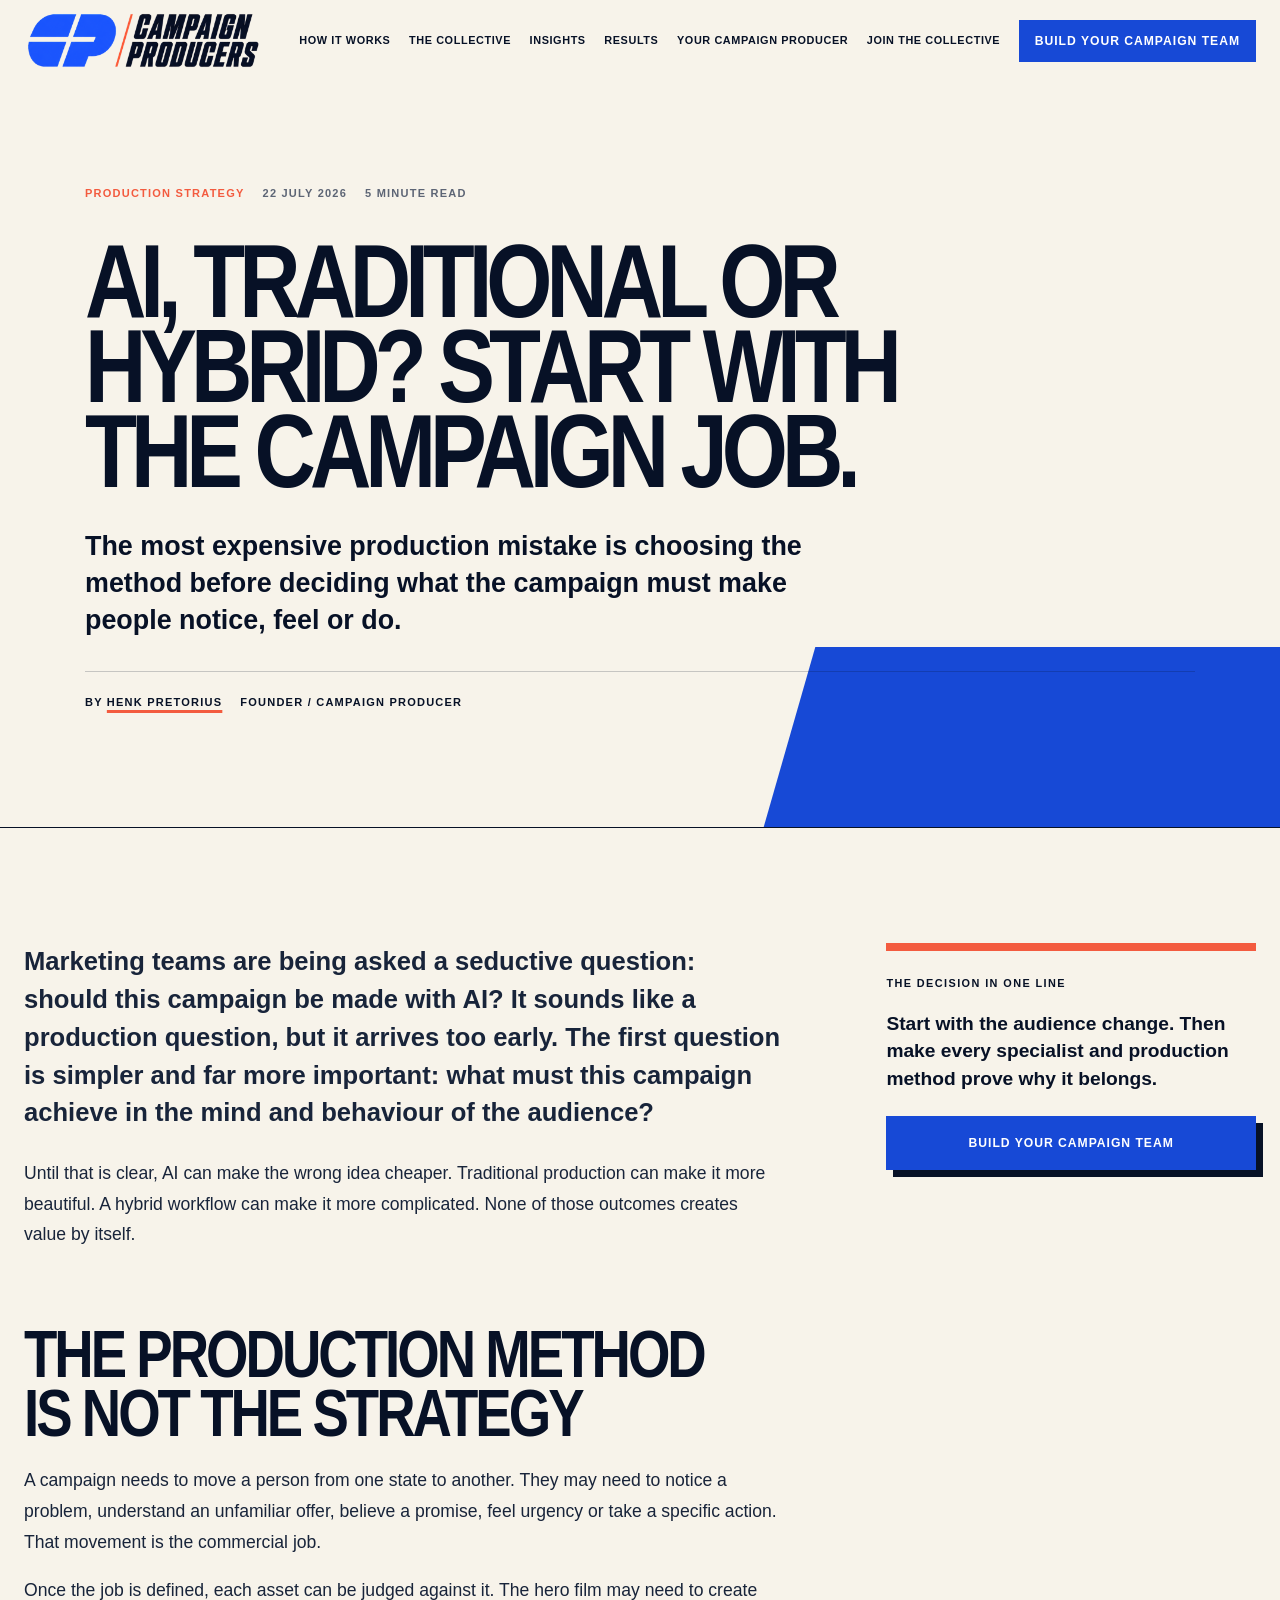
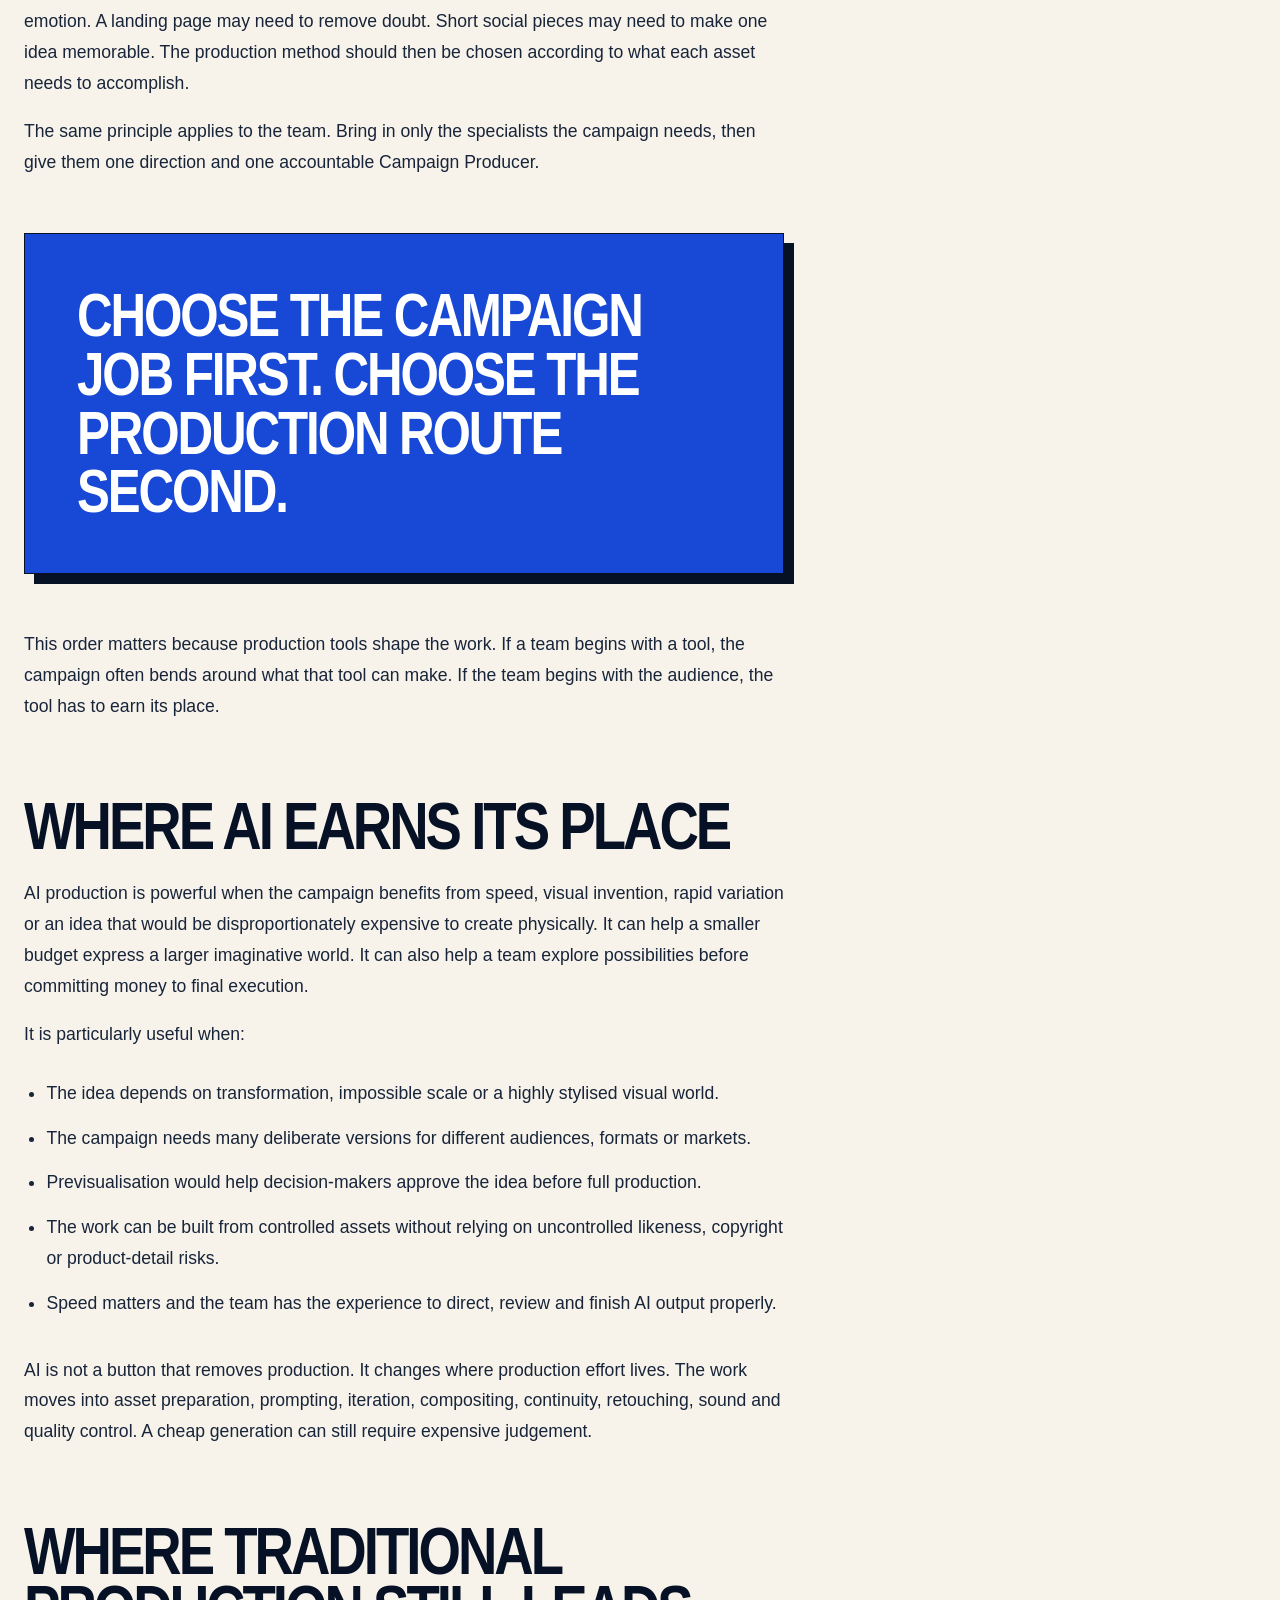
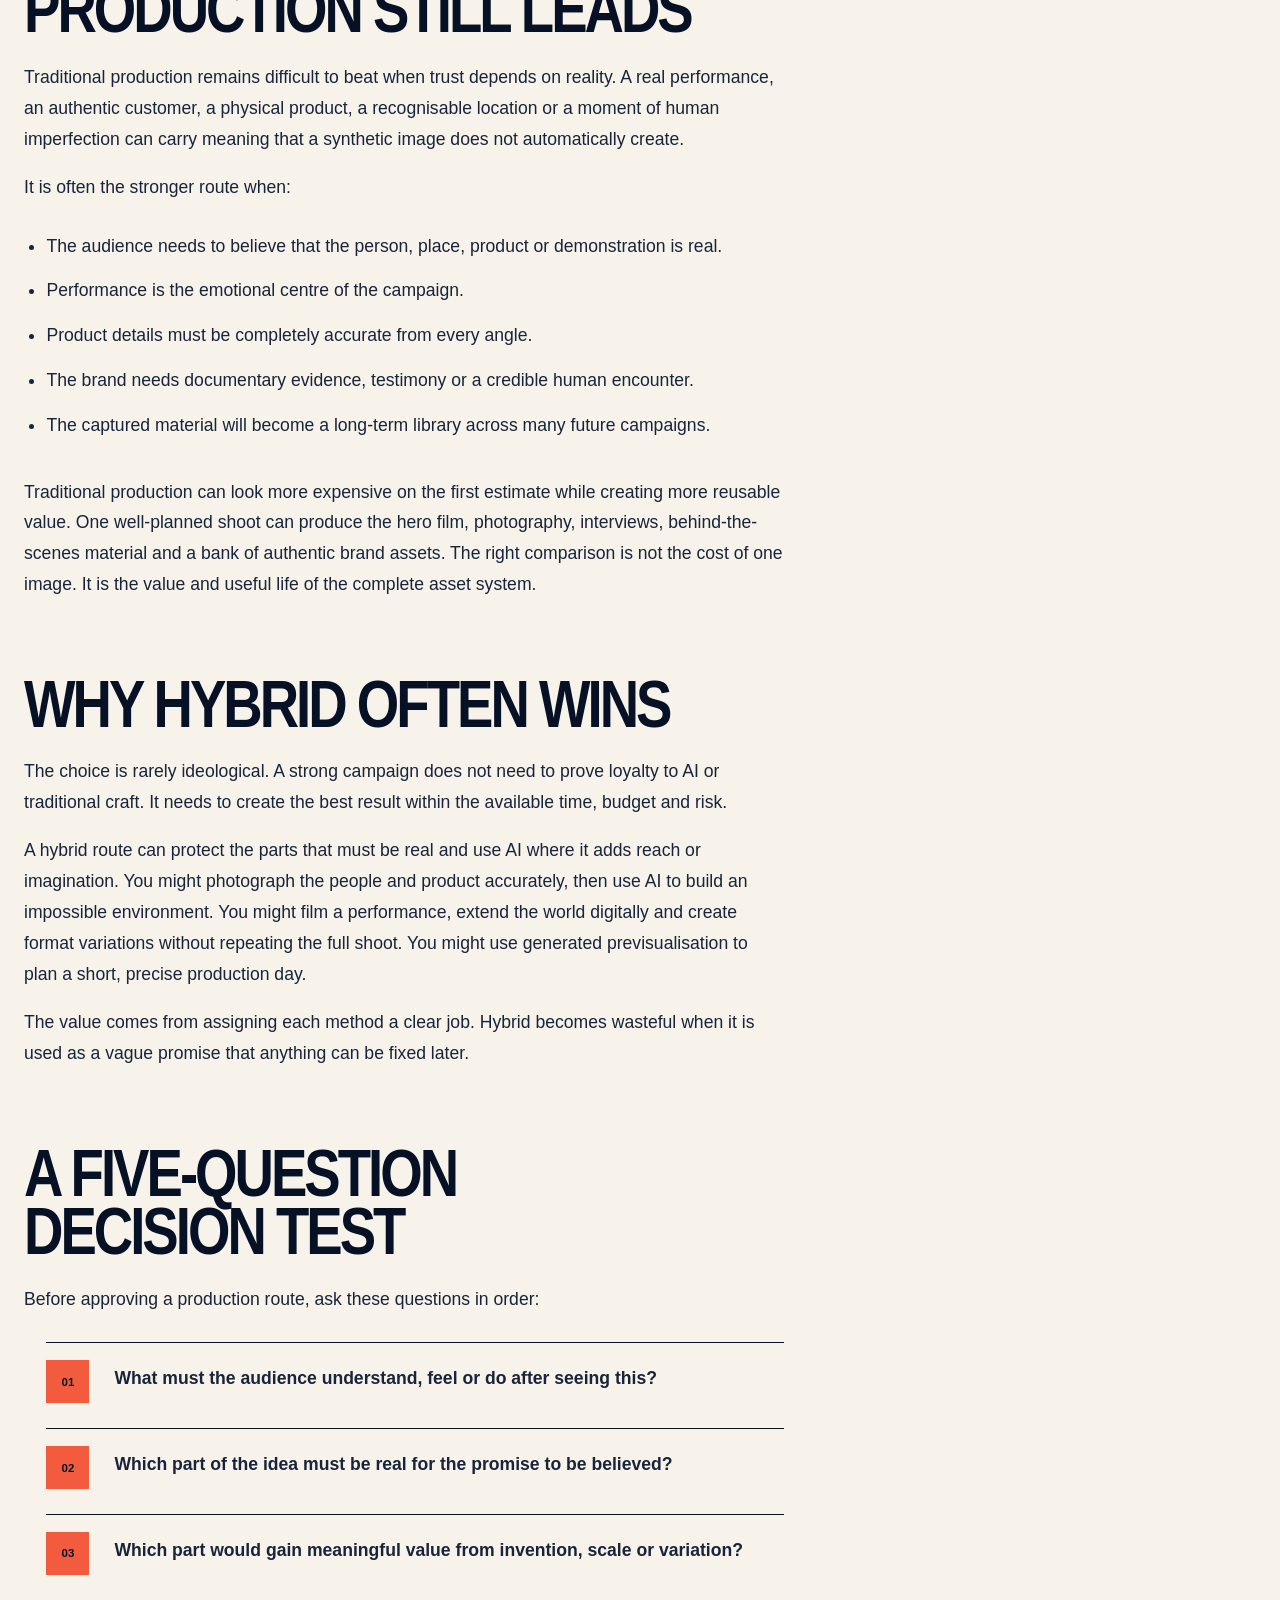
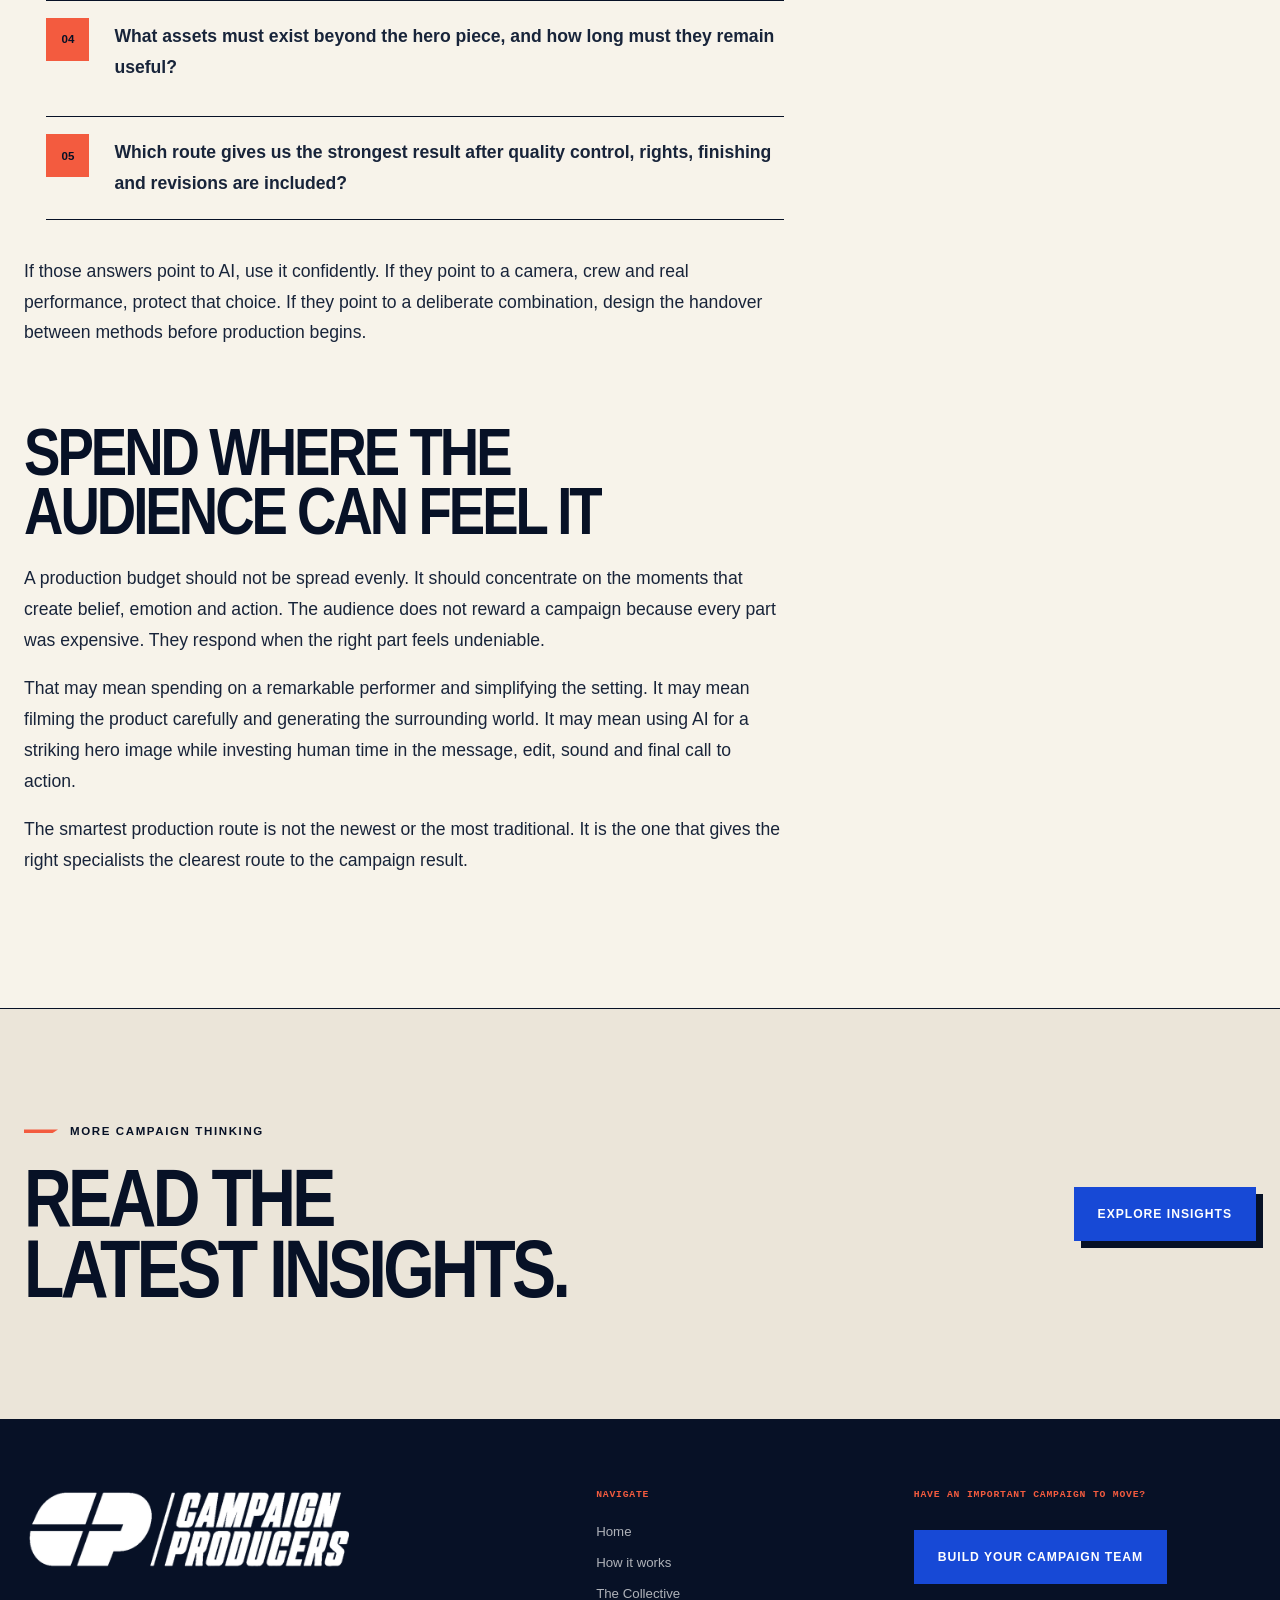
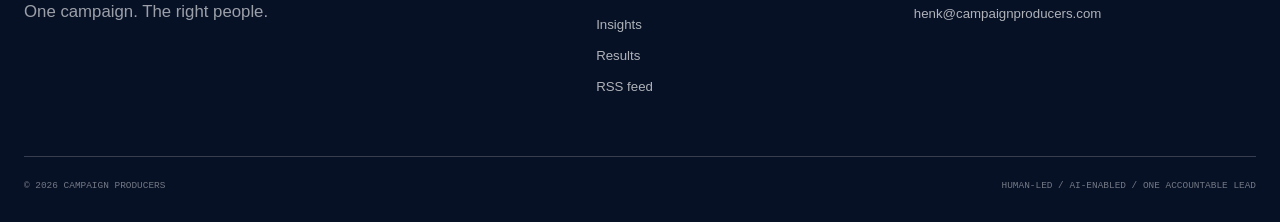
<file: insights/ai-traditional-or-hybrid-production/index.html>
<!doctype html>
<html lang="en-GB">
<head>
  <meta charset="utf-8">
  <meta name="viewport" content="width=device-width, initial-scale=1">
  <title>AI, Traditional or Hybrid Production? | Campaign Producers</title>
  <meta name="description" content="Choose AI, traditional or hybrid production by starting with the campaign job, then assemble the specialist team and methods the result requires.">
  <meta name="theme-color" content="#f7f3ea">
  <link rel="canonical" href="https://www.campaignproducers.com/insights/ai-traditional-or-hybrid-production/">
  <link rel="alternate" type="application/rss+xml" title="Campaign Producers Insights" href="https://www.campaignproducers.com/rss.xml">
  <meta property="og:title" content="AI, Traditional or Hybrid? Start With the Campaign Job">
  <meta property="og:description" content="The production method should follow the campaign decision, not lead it.">
  <meta property="og:type" content="article">
  <meta property="og:url" content="https://www.campaignproducers.com/insights/ai-traditional-or-hybrid-production/">
  <meta property="og:site_name" content="Campaign Producers">
  <meta property="article:published_time" content="2026-07-22">
  <meta property="article:author" content="Henk Pretorius">
  <meta property="og:image" content="https://www.campaignproducers.com/og.png">
  <meta property="og:image:alt" content="Campaign Producers: One campaign. The right people.">
  <meta name="twitter:card" content="summary_large_image">
  <meta name="twitter:title" content="AI, Traditional or Hybrid? Start With the Campaign Job">
  <meta name="twitter:description" content="The production method should follow the campaign decision, not lead it.">
  <meta name="twitter:image" content="https://www.campaignproducers.com/og.png">
  <link rel="icon" href="/assets/images/campaign-producers-mark.png" type="image/png">
  <link rel="stylesheet" href="/assets/css/styles.css?v=20260729-2">
  <link rel="stylesheet" href="/assets/css/insights.css?v=20260729-2">
  <script type="application/ld+json">
    {
      "@context": "https://schema.org",
      "@type": "Article",
      "headline": "AI, traditional or hybrid? Start with the campaign job.",
      "description": "Choose AI, traditional or hybrid production by starting with the campaign job, then assemble the specialist team and methods the result requires.",
      "datePublished": "2026-07-22",
      "dateModified": "2026-07-29",
      "mainEntityOfPage": "https://www.campaignproducers.com/insights/ai-traditional-or-hybrid-production/",
      "author": {
        "@type": "Person",
        "name": "Henk Pretorius",
        "url": "https://www.campaignproducers.com/#producer"
      },
      "publisher": {
        "@type": "Organization",
        "name": "Campaign Producers",
        "url": "https://www.campaignproducers.com/",
        "logo": {
          "@type": "ImageObject",
          "url": "https://www.campaignproducers.com/assets/images/campaign-producers-logo.png"
        }
      },
      "image": "https://www.campaignproducers.com/og.png"
    }
  </script>
</head>
<body>
  <a class="skip-link" href="#article">Skip to article</a>

  <header class="site-header" data-header>
    <div class="shell header-inner">
      <a class="brand" href="/" aria-label="Campaign Producers home">
        <img src="/assets/images/campaign-producers-logo.png" alt="Campaign Producers" width="800" height="208">
      </a>
      <button class="nav-toggle" type="button" aria-controls="site-nav" aria-expanded="false" aria-label="Open navigation" data-nav-toggle>
        <span class="nav-toggle-label">Menu</span>
        <span class="nav-toggle-lines" aria-hidden="true"><i></i><i></i></span>
      </button>
      <nav class="site-nav" id="site-nav" aria-label="Primary navigation" data-nav>
        <a href="/#process">How it works</a>
        <a href="/#collective">The Collective</a>
        <a href="/insights/">Insights</a>
        <a href="/#proof">Results</a>
        <a href="/#producer">Your Campaign Producer</a>
        <a href="/#join">Join the Collective</a>
        <a class="button button-small button-primary" href="/#start">Build Your Campaign Team</a>
      </nav>
    </div>
  </header>

  <main id="article">
    <article>
      <header class="article-hero">
        <div class="shell article-hero-inner">
          <div class="article-meta">
            <span>Production strategy</span>
            <time datetime="2026-07-22">22 July 2026</time>
            <span>5 minute read</span>
          </div>
          <h1>AI, traditional or hybrid? Start with the campaign job.</h1>
          <p class="article-standfirst">The most expensive production mistake is choosing the method before deciding what the campaign must make people notice, feel or do.</p>
          <div class="article-byline">
            <span>By <a href="/#producer" rel="author">Henk Pretorius</a></span>
            <span>Founder / Campaign Producer</span>
          </div>
        </div>
      </header>

      <div class="section-pad">
        <div class="shell article-layout">
          <div class="article-body">
            <p>Marketing teams are being asked a seductive question: should this campaign be made with AI? It sounds like a production question, but it arrives too early. The first question is simpler and far more important: what must this campaign achieve in the mind and behaviour of the audience?</p>

            <p>Until that is clear, AI can make the wrong idea cheaper. Traditional production can make it more beautiful. A hybrid workflow can make it more complicated. None of those outcomes creates value by itself.</p>

            <h2>The production method is not the strategy</h2>

            <p>A campaign needs to move a person from one state to another. They may need to notice a problem, understand an unfamiliar offer, believe a promise, feel urgency or take a specific action. That movement is the commercial job.</p>

            <p>Once the job is defined, each asset can be judged against it. The hero film may need to create emotion. A landing page may need to remove doubt. Short social pieces may need to make one idea memorable. The production method should then be chosen according to what each asset needs to accomplish.</p>

            <p>The same principle applies to the team. Bring in only the specialists the campaign needs, then give them one direction and one accountable Campaign Producer.</p>

            <div class="article-pullquote">Choose the campaign job first. Choose the production route second.</div>

            <p>This order matters because production tools shape the work. If a team begins with a tool, the campaign often bends around what that tool can make. If the team begins with the audience, the tool has to earn its place.</p>

            <h2>Where AI earns its place</h2>

            <p>AI production is powerful when the campaign benefits from speed, visual invention, rapid variation or an idea that would be disproportionately expensive to create physically. It can help a smaller budget express a larger imaginative world. It can also help a team explore possibilities before committing money to final execution.</p>

            <p>It is particularly useful when:</p>

            <ul>
              <li>The idea depends on transformation, impossible scale or a highly stylised visual world.</li>
              <li>The campaign needs many deliberate versions for different audiences, formats or markets.</li>
              <li>Previsualisation would help decision-makers approve the idea before full production.</li>
              <li>The work can be built from controlled assets without relying on uncontrolled likeness, copyright or product-detail risks.</li>
              <li>Speed matters and the team has the experience to direct, review and finish AI output properly.</li>
            </ul>

            <p>AI is not a button that removes production. It changes where production effort lives. The work moves into asset preparation, prompting, iteration, compositing, continuity, retouching, sound and quality control. A cheap generation can still require expensive judgement.</p>

            <h2>Where traditional production still leads</h2>

            <p>Traditional production remains difficult to beat when trust depends on reality. A real performance, an authentic customer, a physical product, a recognisable location or a moment of human imperfection can carry meaning that a synthetic image does not automatically create.</p>

            <p>It is often the stronger route when:</p>

            <ul>
              <li>The audience needs to believe that the person, place, product or demonstration is real.</li>
              <li>Performance is the emotional centre of the campaign.</li>
              <li>Product details must be completely accurate from every angle.</li>
              <li>The brand needs documentary evidence, testimony or a credible human encounter.</li>
              <li>The captured material will become a long-term library across many future campaigns.</li>
            </ul>

            <p>Traditional production can look more expensive on the first estimate while creating more reusable value. One well-planned shoot can produce the hero film, photography, interviews, behind-the-scenes material and a bank of authentic brand assets. The right comparison is not the cost of one image. It is the value and useful life of the complete asset system.</p>

            <h2>Why hybrid often wins</h2>

            <p>The choice is rarely ideological. A strong campaign does not need to prove loyalty to AI or traditional craft. It needs to create the best result within the available time, budget and risk.</p>

            <p>A hybrid route can protect the parts that must be real and use AI where it adds reach or imagination. You might photograph the people and product accurately, then use AI to build an impossible environment. You might film a performance, extend the world digitally and create format variations without repeating the full shoot. You might use generated previsualisation to plan a short, precise production day.</p>

            <p>The value comes from assigning each method a clear job. Hybrid becomes wasteful when it is used as a vague promise that anything can be fixed later.</p>

            <h2>A five-question decision test</h2>

            <p>Before approving a production route, ask these questions in order:</p>

            <ol class="article-decision-list">
              <li>What must the audience understand, feel or do after seeing this?</li>
              <li>Which part of the idea must be real for the promise to be believed?</li>
              <li>Which part would gain meaningful value from invention, scale or variation?</li>
              <li>What assets must exist beyond the hero piece, and how long must they remain useful?</li>
              <li>Which route gives us the strongest result after quality control, rights, finishing and revisions are included?</li>
            </ol>

            <p>If those answers point to AI, use it confidently. If they point to a camera, crew and real performance, protect that choice. If they point to a deliberate combination, design the handover between methods before production begins.</p>

            <h2>Spend where the audience can feel it</h2>

            <p>A production budget should not be spread evenly. It should concentrate on the moments that create belief, emotion and action. The audience does not reward a campaign because every part was expensive. They respond when the right part feels undeniable.</p>

            <p>That may mean spending on a remarkable performer and simplifying the setting. It may mean filming the product carefully and generating the surrounding world. It may mean using AI for a striking hero image while investing human time in the message, edit, sound and final call to action.</p>

            <p>The smartest production route is not the newest or the most traditional. It is the one that gives the right specialists the clearest route to the campaign result.</p>
          </div>

          <aside class="article-aside" aria-label="Campaign Producers principle">
            <span>The decision in one line</span>
            <p>Start with the audience change. Then make every specialist and production method prove why it belongs.</p>
            <a class="button button-primary" href="/#start">Build Your Campaign Team</a>
          </aside>
        </div>
      </div>
    </article>

    <section class="article-next section-pad">
      <div class="shell article-next-inner">
        <div>
          <p class="eyebrow"><span></span>More campaign thinking</p>
          <h2>Read the latest insights.</h2>
        </div>
        <a class="button button-primary" href="/insights/">Explore Insights</a>
      </div>
    </section>
  </main>

  <footer class="site-footer">
    <div class="shell footer-grid">
      <div class="footer-brand">
        <img src="/assets/images/campaign-producers-logo.png" alt="Campaign Producers" width="800" height="208">
        <p>One campaign. The right people.</p>
      </div>
      <div class="footer-links">
        <span>Navigate</span>
        <a href="/">Home</a>
        <a href="/#process">How it works</a>
        <a href="/#collective">The Collective</a>
        <a href="/insights/">Insights</a>
        <a href="/#proof">Results</a>
        <a href="/rss.xml">RSS feed</a>
      </div>
      <div class="footer-action">
        <span>Have an important campaign to move?</span>
        <a class="button button-primary" href="/#start">Build Your Campaign Team</a>
        <a class="footer-email" href="mailto:henk@campaignproducers.com">henk@campaignproducers.com</a>
      </div>
    </div>
    <div class="shell footer-bottom">
      <span>© <span data-year>2026</span> Campaign Producers</span>
      <span>Human-led / AI-enabled / One accountable lead</span>
    </div>
  </footer>

  <script defer src="/assets/js/site.js?v=20260729-2"></script>
</body>
</html>
</file>
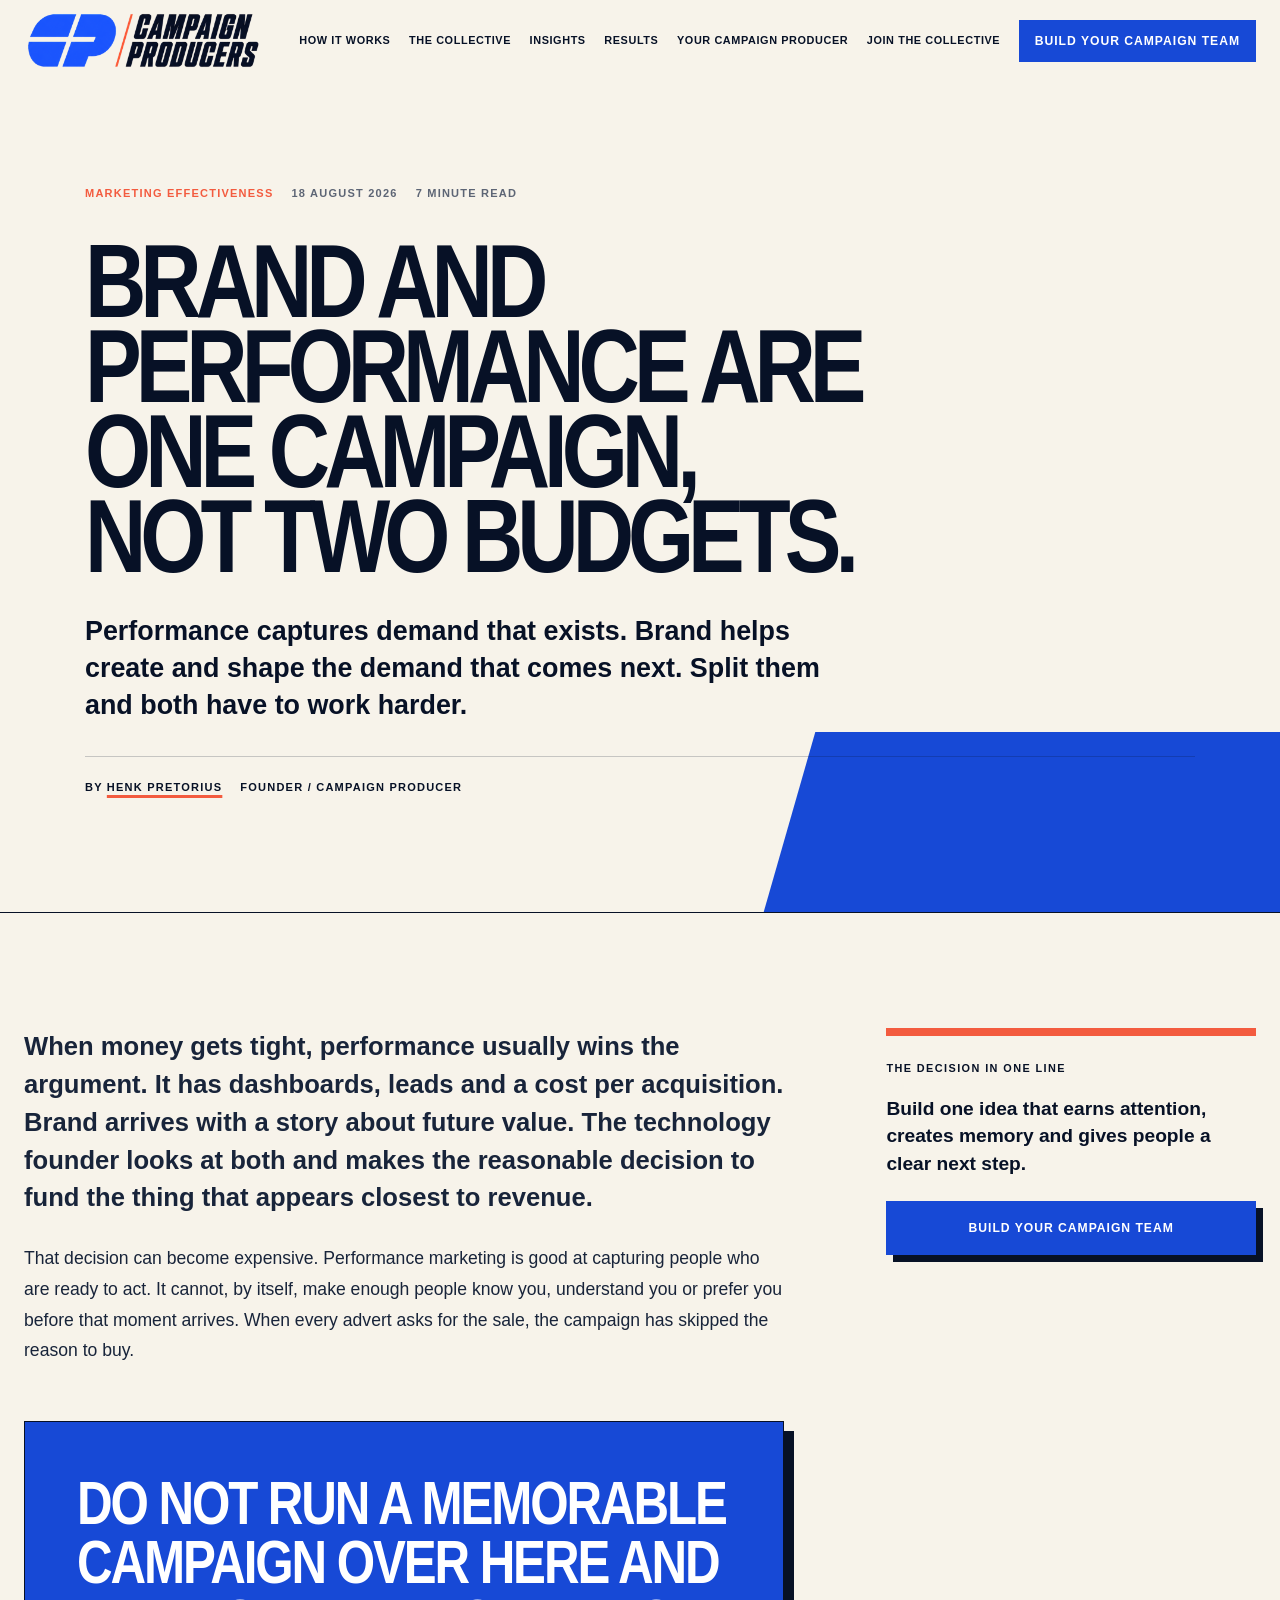
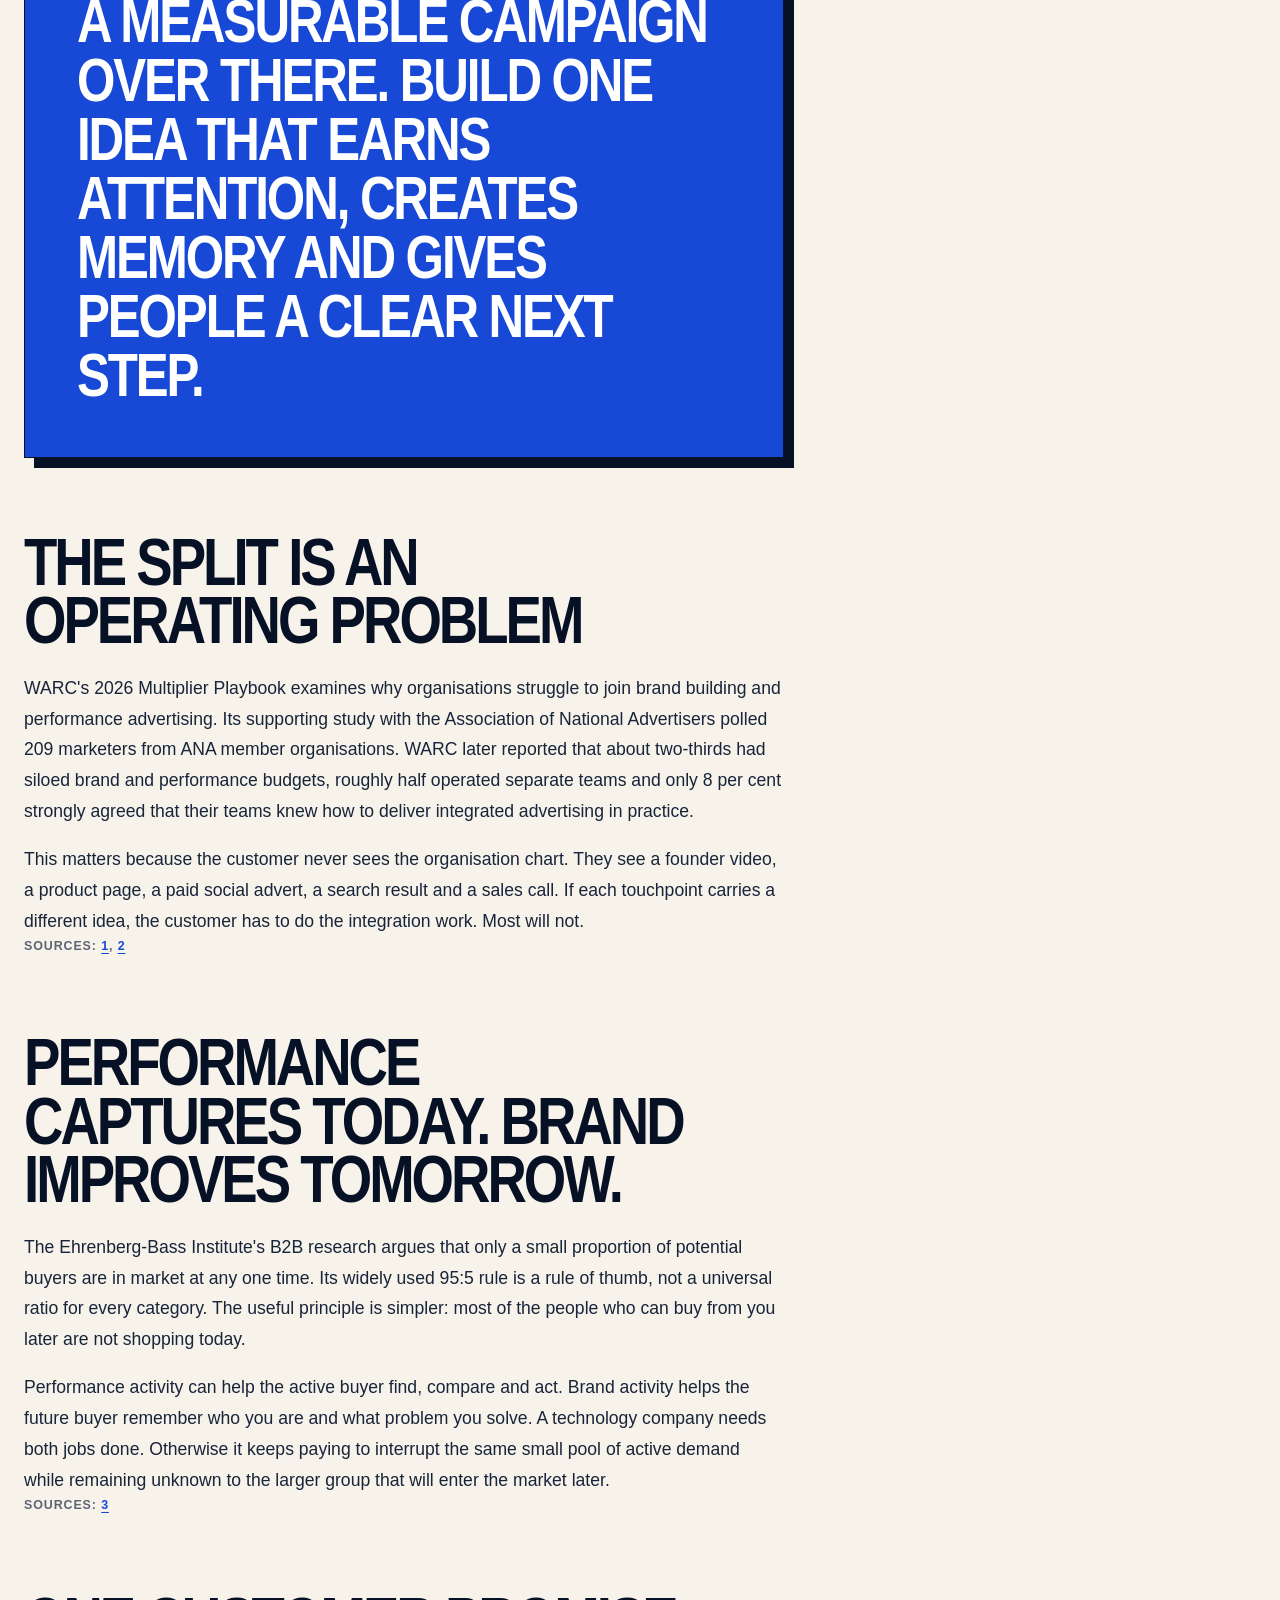
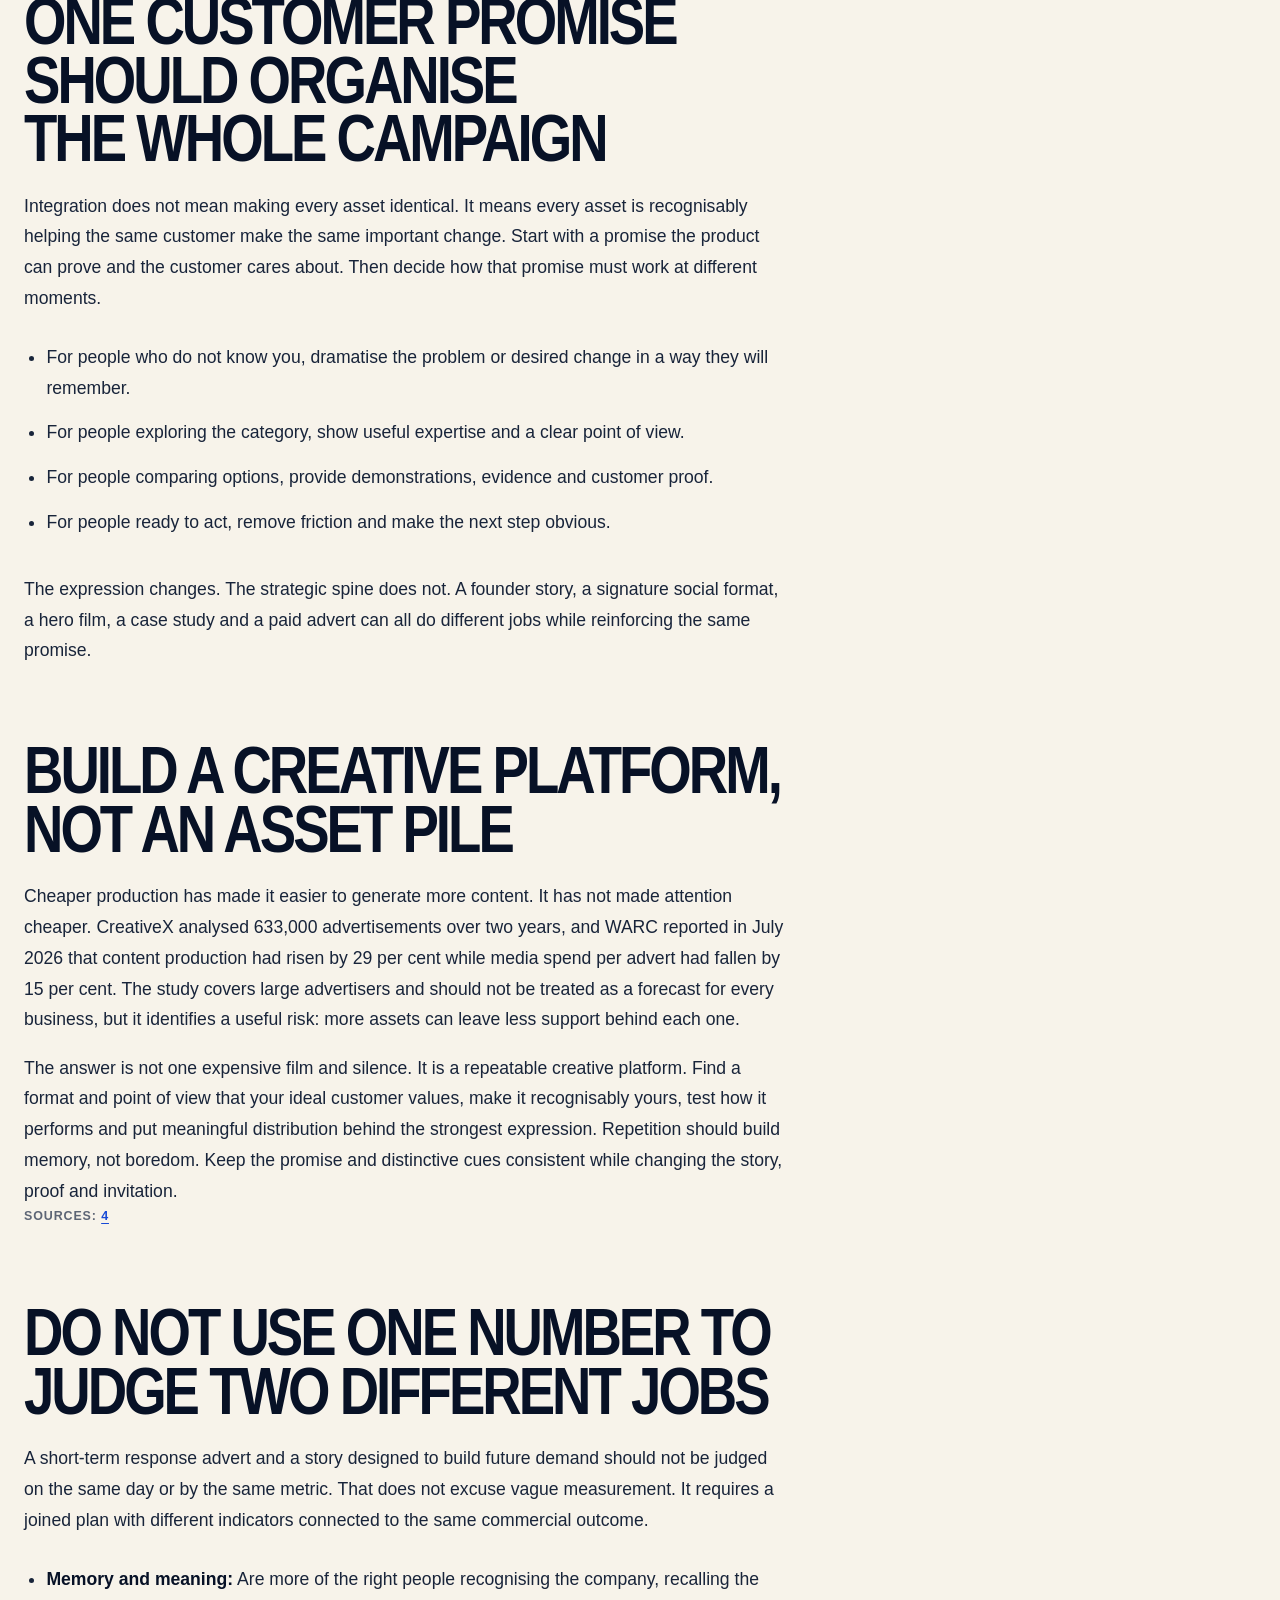
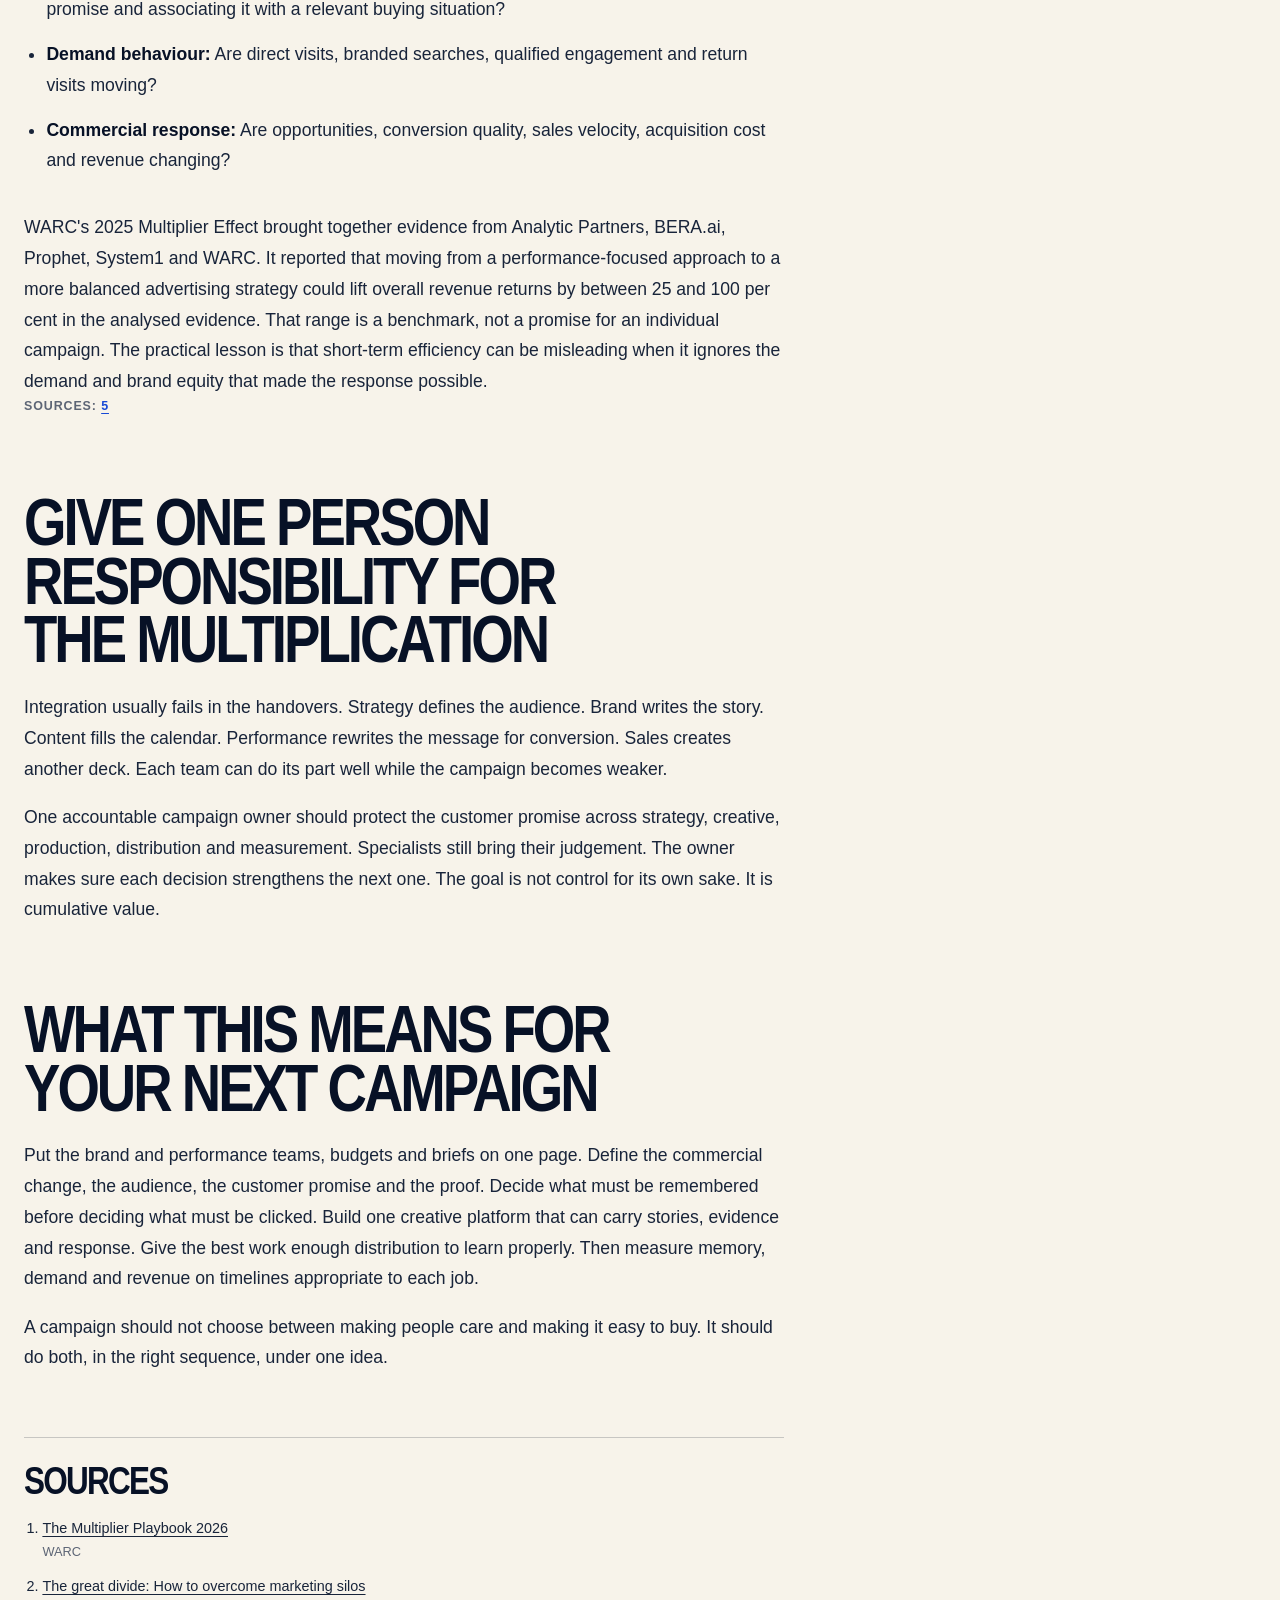
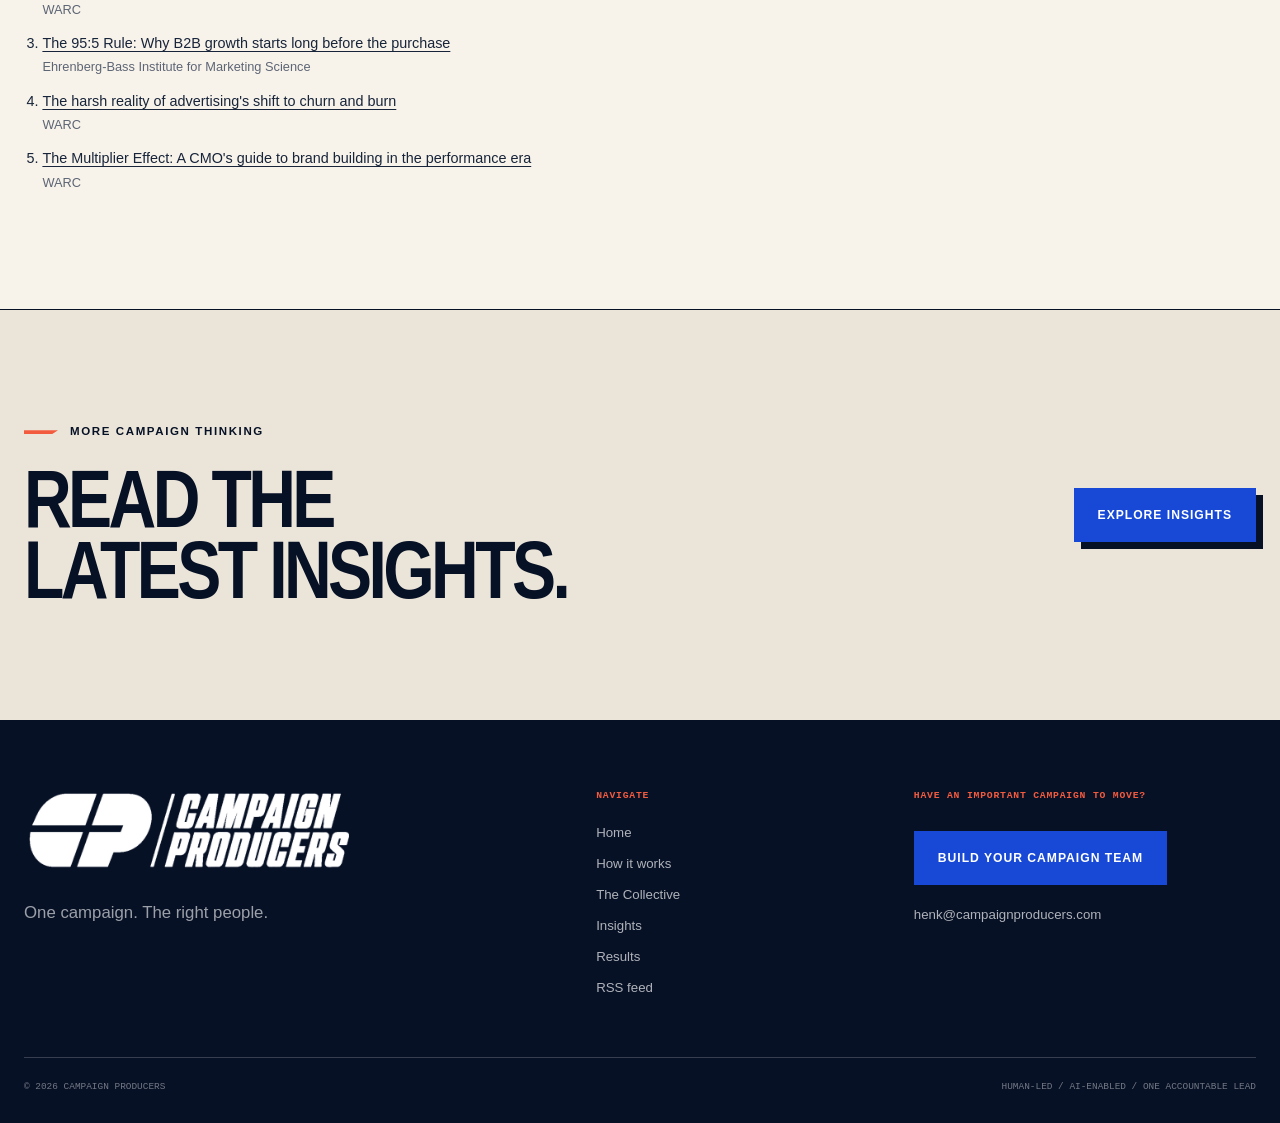
<file: insights/brand-performance-one-campaign/index.html>
<!doctype html>
<html lang="en-GB">
<head>
<meta charset="utf-8">
<meta content="width=device-width, initial-scale=1" name="viewport">
<title>Brand and performance are one campaign, not two budgets. | Campaign Producers</title>
<meta content="A practical system for joining brand building and sales activation around one customer promise, creative platform and measurement plan." name="description">
<meta content="#f7f3ea" name="theme-color">
<link href="https://www.campaignproducers.com/insights/brand-performance-one-campaign/" rel="canonical">
<link href="https://www.campaignproducers.com/rss.xml" rel="alternate" title="Campaign Producers Insights" type="application/rss+xml">
<meta content="Brand and performance are one campaign, not two budgets." property="og:title">
<meta content="Performance captures demand that exists. Brand helps create and shape the demand that comes next. Split them and both have to work harder." property="og:description">
<meta content="article" property="og:type">
<meta content="https://www.campaignproducers.com/insights/brand-performance-one-campaign/" property="og:url">
<meta content="Campaign Producers" property="og:site_name">
<meta content="2026-08-18" property="article:published_time">
<meta content="Henk Pretorius" property="article:author">
<meta content="https://www.campaignproducers.com/og.png" property="og:image">
<meta content="Campaign Producers: One campaign. The right people." property="og:image:alt">
<meta content="summary_large_image" name="twitter:card">
<meta content="Brand and performance are one campaign, not two budgets." name="twitter:title">
<meta content="Performance captures demand that exists. Brand helps create and shape the demand that comes next. Split them and both have to work harder." name="twitter:description">
<meta content="https://www.campaignproducers.com/og.png" name="twitter:image">
<link href="/assets/images/campaign-producers-mark.png" rel="icon" type="image/png">
<link href="/assets/css/styles.css?v=20260729-2" rel="stylesheet">
<link href="/assets/css/insights.css?v=20260729-2" rel="stylesheet">
<script type="application/ld+json">{"@context":"https://schema.org","@type":"Article","headline":"Brand and performance are one campaign, not two budgets.","description":"A practical system for joining brand building and sales activation around one customer promise, creative platform and measurement plan.","datePublished":"2026-08-18","dateModified":"2026-08-18","mainEntityOfPage":"https://www.campaignproducers.com/insights/brand-performance-one-campaign/","author":{"@type":"Person","name":"Henk Pretorius","url":"https://www.campaignproducers.com/#producer"},"publisher":{"@type":"Organization","name":"Campaign Producers","url":"https://www.campaignproducers.com/","logo":{"@type":"ImageObject","url":"https://www.campaignproducers.com/assets/images/campaign-producers-logo.png"}},"image":"https://www.campaignproducers.com/og.png"}</script>
</head>
<body>

<a class="skip-link" href="#article">Skip to article</a>
<header class="site-header" data-header>
<div class="shell header-inner">
<a aria-label="Campaign Producers home" class="brand" href="/">
<img alt="Campaign Producers" height="208" src="/assets/images/campaign-producers-logo.png" width="800">
</a>
<button aria-controls="site-nav" aria-expanded="false" aria-label="Open navigation" class="nav-toggle" data-nav-toggle type="button">
<span class="nav-toggle-label">Menu</span>
<span aria-hidden="true" class="nav-toggle-lines"><i></i><i></i></span>
</button>
<nav aria-label="Primary navigation" class="site-nav" data-nav id="site-nav">
<a href="/#process">How it works</a>
<a href="/#collective">The Collective</a>
<a href="/insights/">Insights</a>
<a href="/#proof">Results</a>
<a href="/#producer">Your Campaign Producer</a>
<a href="/#join">Join the Collective</a>
<a class="button button-small button-primary" href="/#start">Build Your Campaign Team</a>
</nav>
</div>
</header>
<main id="article">
<article>
<header class="article-hero">
<div class="shell article-hero-inner">
<div class="article-meta"><span>Marketing effectiveness</span><time datetime="2026-08-18">18 August 2026</time><span>7 minute read</span></div>
<h1>Brand and performance are one campaign, not two budgets.</h1>
<p class="article-standfirst">Performance captures demand that exists. Brand helps create and shape the demand that comes next. Split them and both have to work harder.</p>
<div class="article-byline"><span>By <a href="/#producer" rel="author">Henk Pretorius</a></span><span>Founder / Campaign Producer</span></div>
</div>
</header>
<div class="section-pad">
<div class="shell article-layout">
<div class="article-body">
<p>When money gets tight, performance usually wins the argument. It has dashboards, leads and a cost per acquisition. Brand arrives with a story about future value. The technology founder looks at both and makes the reasonable decision to fund the thing that appears closest to revenue.</p>
<p>That decision can become expensive. Performance marketing is good at capturing people who are ready to act. It cannot, by itself, make enough people know you, understand you or prefer you before that moment arrives. When every advert asks for the sale, the campaign has skipped the reason to buy.</p>
<div class="article-pullquote">Do not run a memorable campaign over here and a measurable campaign over there. Build one idea that earns attention, creates memory and gives people a clear next step.</div>

<h2>The split is an operating problem</h2>
<p>WARC's 2026 Multiplier Playbook examines why organisations struggle to join brand building and performance advertising. Its supporting study with the Association of National Advertisers polled 209 marketers from ANA member organisations. WARC later reported that about two-thirds had siloed brand and performance budgets, roughly half operated separate teams and only 8 per cent strongly agreed that their teams knew how to deliver integrated advertising in practice.</p>
<p>This matters because the customer never sees the organisation chart. They see a founder video, a product page, a paid social advert, a search result and a sales call. If each touchpoint carries a different idea, the customer has to do the integration work. Most will not.</p>
<p class="section-citations">Sources: <a href="#source-1">1</a>, <a href="#source-2">2</a></p>

<h2>Performance captures today. Brand improves tomorrow.</h2>
<p>The Ehrenberg-Bass Institute's B2B research argues that only a small proportion of potential buyers are in market at any one time. Its widely used 95:5 rule is a rule of thumb, not a universal ratio for every category. The useful principle is simpler: most of the people who can buy from you later are not shopping today.</p>
<p>Performance activity can help the active buyer find, compare and act. Brand activity helps the future buyer remember who you are and what problem you solve. A technology company needs both jobs done. Otherwise it keeps paying to interrupt the same small pool of active demand while remaining unknown to the larger group that will enter the market later.</p>
<p class="section-citations">Sources: <a href="#source-3">3</a></p>

<h2>One customer promise should organise the whole campaign</h2>
<p>Integration does not mean making every asset identical. It means every asset is recognisably helping the same customer make the same important change. Start with a promise the product can prove and the customer cares about. Then decide how that promise must work at different moments.</p>
<ul><li>For people who do not know you, dramatise the problem or desired change in a way they will remember.</li><li>For people exploring the category, show useful expertise and a clear point of view.</li><li>For people comparing options, provide demonstrations, evidence and customer proof.</li><li>For people ready to act, remove friction and make the next step obvious.</li></ul>
<p>The expression changes. The strategic spine does not. A founder story, a signature social format, a hero film, a case study and a paid advert can all do different jobs while reinforcing the same promise.</p>

<h2>Build a creative platform, not an asset pile</h2>
<p>Cheaper production has made it easier to generate more content. It has not made attention cheaper. CreativeX analysed 633,000 advertisements over two years, and WARC reported in July 2026 that content production had risen by 29 per cent while media spend per advert had fallen by 15 per cent. The study covers large advertisers and should not be treated as a forecast for every business, but it identifies a useful risk: more assets can leave less support behind each one.</p>
<p>The answer is not one expensive film and silence. It is a repeatable creative platform. Find a format and point of view that your ideal customer values, make it recognisably yours, test how it performs and put meaningful distribution behind the strongest expression. Repetition should build memory, not boredom. Keep the promise and distinctive cues consistent while changing the story, proof and invitation.</p>
<p class="section-citations">Sources: <a href="#source-4">4</a></p>

<h2>Do not use one number to judge two different jobs</h2>
<p>A short-term response advert and a story designed to build future demand should not be judged on the same day or by the same metric. That does not excuse vague measurement. It requires a joined plan with different indicators connected to the same commercial outcome.</p>
<ul><li><strong>Memory and meaning:</strong> Are more of the right people recognising the company, recalling the promise and associating it with a relevant buying situation?</li><li><strong>Demand behaviour:</strong> Are direct visits, branded searches, qualified engagement and return visits moving?</li><li><strong>Commercial response:</strong> Are opportunities, conversion quality, sales velocity, acquisition cost and revenue changing?</li></ul>
<p>WARC's 2025 Multiplier Effect brought together evidence from Analytic Partners, BERA.ai, Prophet, System1 and WARC. It reported that moving from a performance-focused approach to a more balanced advertising strategy could lift overall revenue returns by between 25 and 100 per cent in the analysed evidence. That range is a benchmark, not a promise for an individual campaign. The practical lesson is that short-term efficiency can be misleading when it ignores the demand and brand equity that made the response possible.</p>
<p class="section-citations">Sources: <a href="#source-5">5</a></p>

<h2>Give one person responsibility for the multiplication</h2>
<p>Integration usually fails in the handovers. Strategy defines the audience. Brand writes the story. Content fills the calendar. Performance rewrites the message for conversion. Sales creates another deck. Each team can do its part well while the campaign becomes weaker.</p>
<p>One accountable campaign owner should protect the customer promise across strategy, creative, production, distribution and measurement. Specialists still bring their judgement. The owner makes sure each decision strengthens the next one. The goal is not control for its own sake. It is cumulative value.</p>

<h2>What this means for your next campaign</h2>
<p>Put the brand and performance teams, budgets and briefs on one page. Define the commercial change, the audience, the customer promise and the proof. Decide what must be remembered before deciding what must be clicked. Build one creative platform that can carry stories, evidence and response. Give the best work enough distribution to learn properly. Then measure memory, demand and revenue on timelines appropriate to each job.</p>
<p>A campaign should not choose between making people care and making it easy to buy. It should do both, in the right sequence, under one idea.</p>
<section class="article-sources" aria-labelledby="sources-title">
<h2 id="sources-title">Sources</h2>
<ol>
<li id="source-1"><a href="https://www.warc.com/en/article/the-multiplier-playbook-2026-marketing" rel="noopener noreferrer" target="_blank">The Multiplier Playbook 2026</a> <span>WARC</span></li>
<li id="source-2"><a href="https://www.warc.com/en/article/the-great-divide-how-to-overcome-marketing-silos-d04fd0092b924f87ad015478799d0fcb" rel="noopener noreferrer" target="_blank">The great divide: How to overcome marketing silos</a> <span>WARC</span></li>
<li id="source-3"><a href="https://marketingscience.info/news-and-insights/the-955-rule-why-b2b-growth-starts-long-before-the-purchase" rel="noopener noreferrer" target="_blank">The 95:5 Rule: Why B2B growth starts long before the purchase</a> <span>Ehrenberg-Bass Institute for Marketing Science</span></li>
<li id="source-4"><a href="https://www.warc.com/en/article/the-harsh-reality-of-advertisings-shift-to-churn-and-burn-f2a89c3ff4ea440cb09f74332c3d7378" rel="noopener noreferrer" target="_blank">The harsh reality of advertising's shift to churn and burn</a> <span>WARC</span></li>
<li id="source-5"><a href="https://www.warc.com/en/article/the-multiplier-effect-a-cmos-guide-to-brand-building-in-the-performance-era-d03c5adb9860403bb2716311c572438a" rel="noopener noreferrer" target="_blank">The Multiplier Effect: A CMO's guide to brand building in the performance era</a> <span>WARC</span></li>
</ol>
</section>
</div>
<aside class="article-aside" aria-label="Campaign Producers perspective">
<span>The decision in one line</span>
<p>Build one idea that earns attention, creates memory and gives people a clear next step.</p>
<a class="button button-primary" href="/#start">Build Your Campaign Team</a>
</aside>
</div>
</div>
</article>
<section class="article-next section-pad">
<div class="shell article-next-inner">
<div><p class="eyebrow"><span></span>More campaign thinking</p><h2>Read the latest insights.</h2></div>
<a class="button button-primary" href="/insights/">Explore Insights</a>
</div>
</section>
</main>

<footer class="site-footer">
<div class="shell footer-grid">
<div class="footer-brand">
<img alt="Campaign Producers" height="208" src="/assets/images/campaign-producers-logo.png" width="800">
<p>One campaign. The right people.</p>
</div>
<div class="footer-links">
<span>Navigate</span>
<a href="/">Home</a>
<a href="/#process">How it works</a>
<a href="/#collective">The Collective</a>
<a href="/insights/">Insights</a>
<a href="/#proof">Results</a>
<a href="/rss.xml">RSS feed</a>
</div>
<div class="footer-action">
<span>Have an important campaign to move?</span>
<a class="button button-primary" href="/#start">Build Your Campaign Team</a>
<a class="footer-email" href="mailto:henk@campaignproducers.com">henk@campaignproducers.com</a>
</div>
</div>
<div class="shell footer-bottom">
<span>© <span data-year>2026</span> Campaign Producers</span>
<span>Human-led / AI-enabled / One accountable lead</span>
</div>
</footer>
<script defer src="/assets/js/site.js?v=20260729-2"></script>
</body>
</html>
</file>
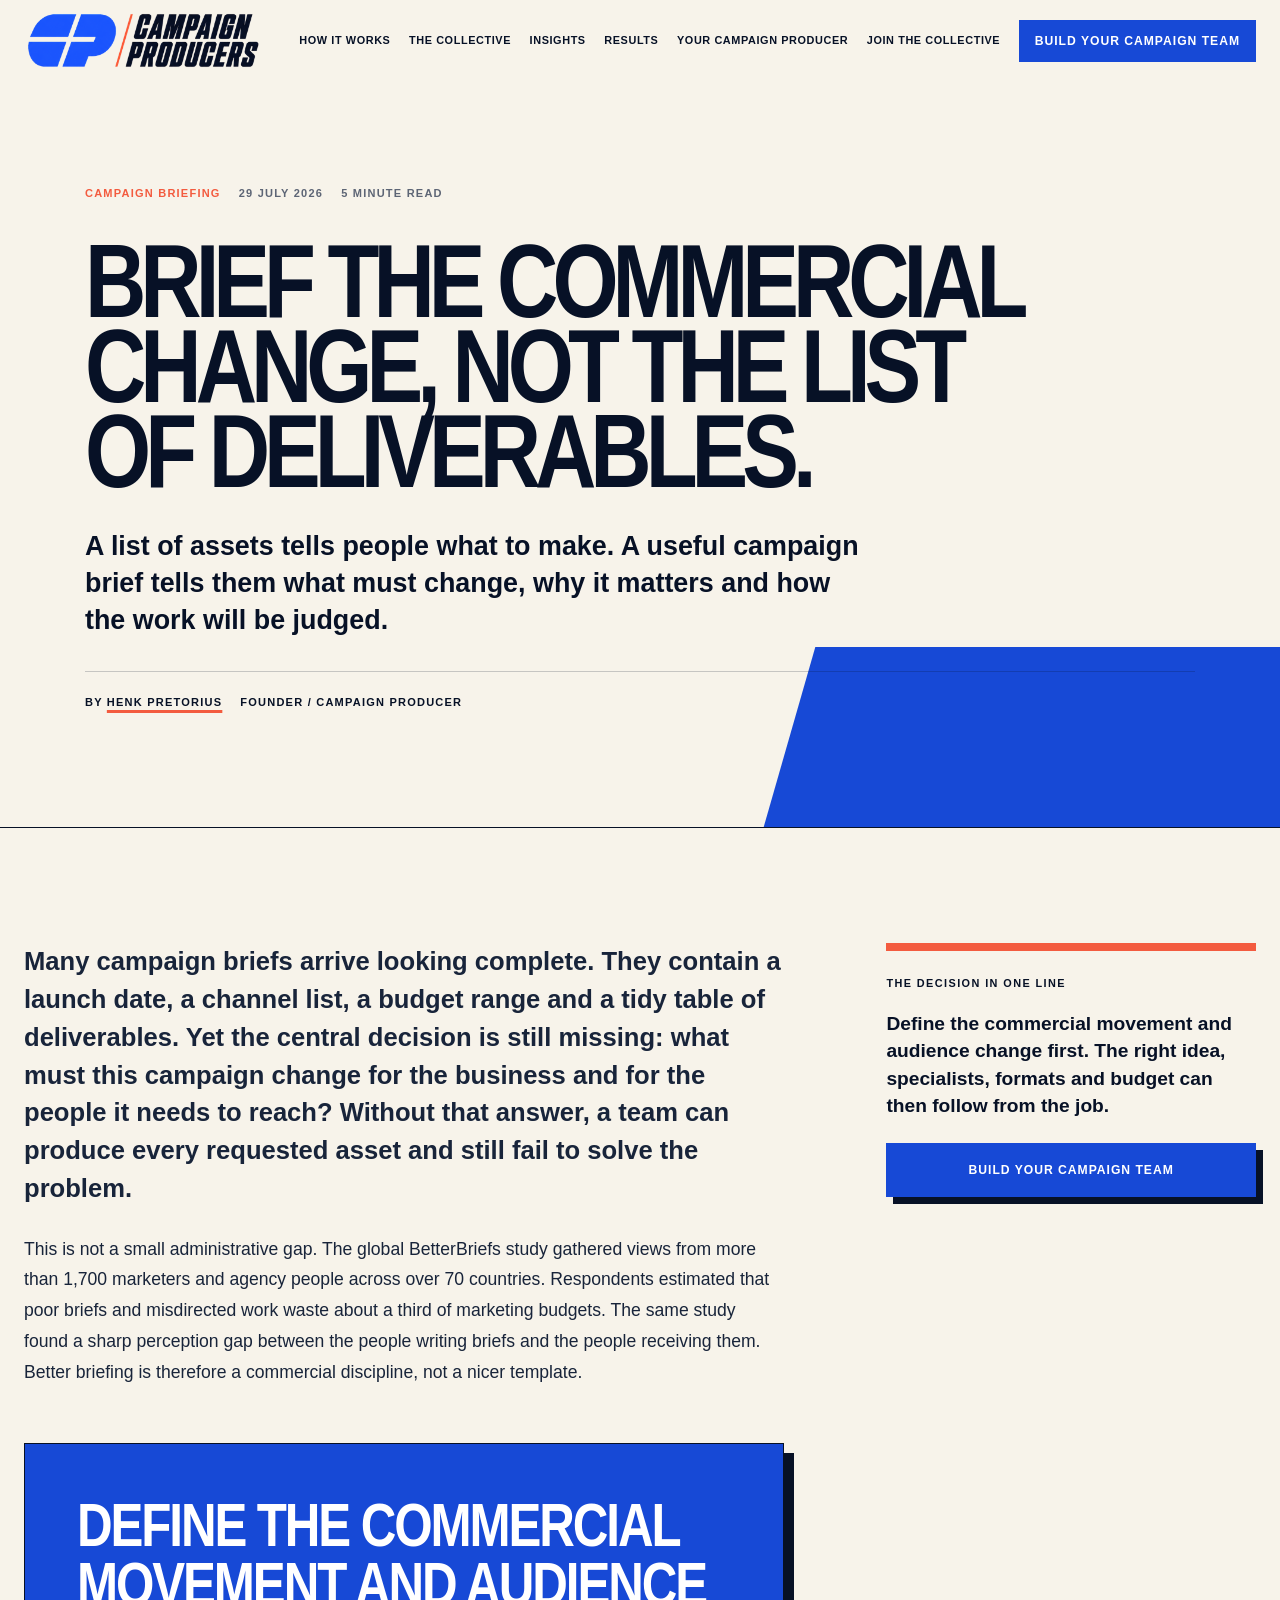
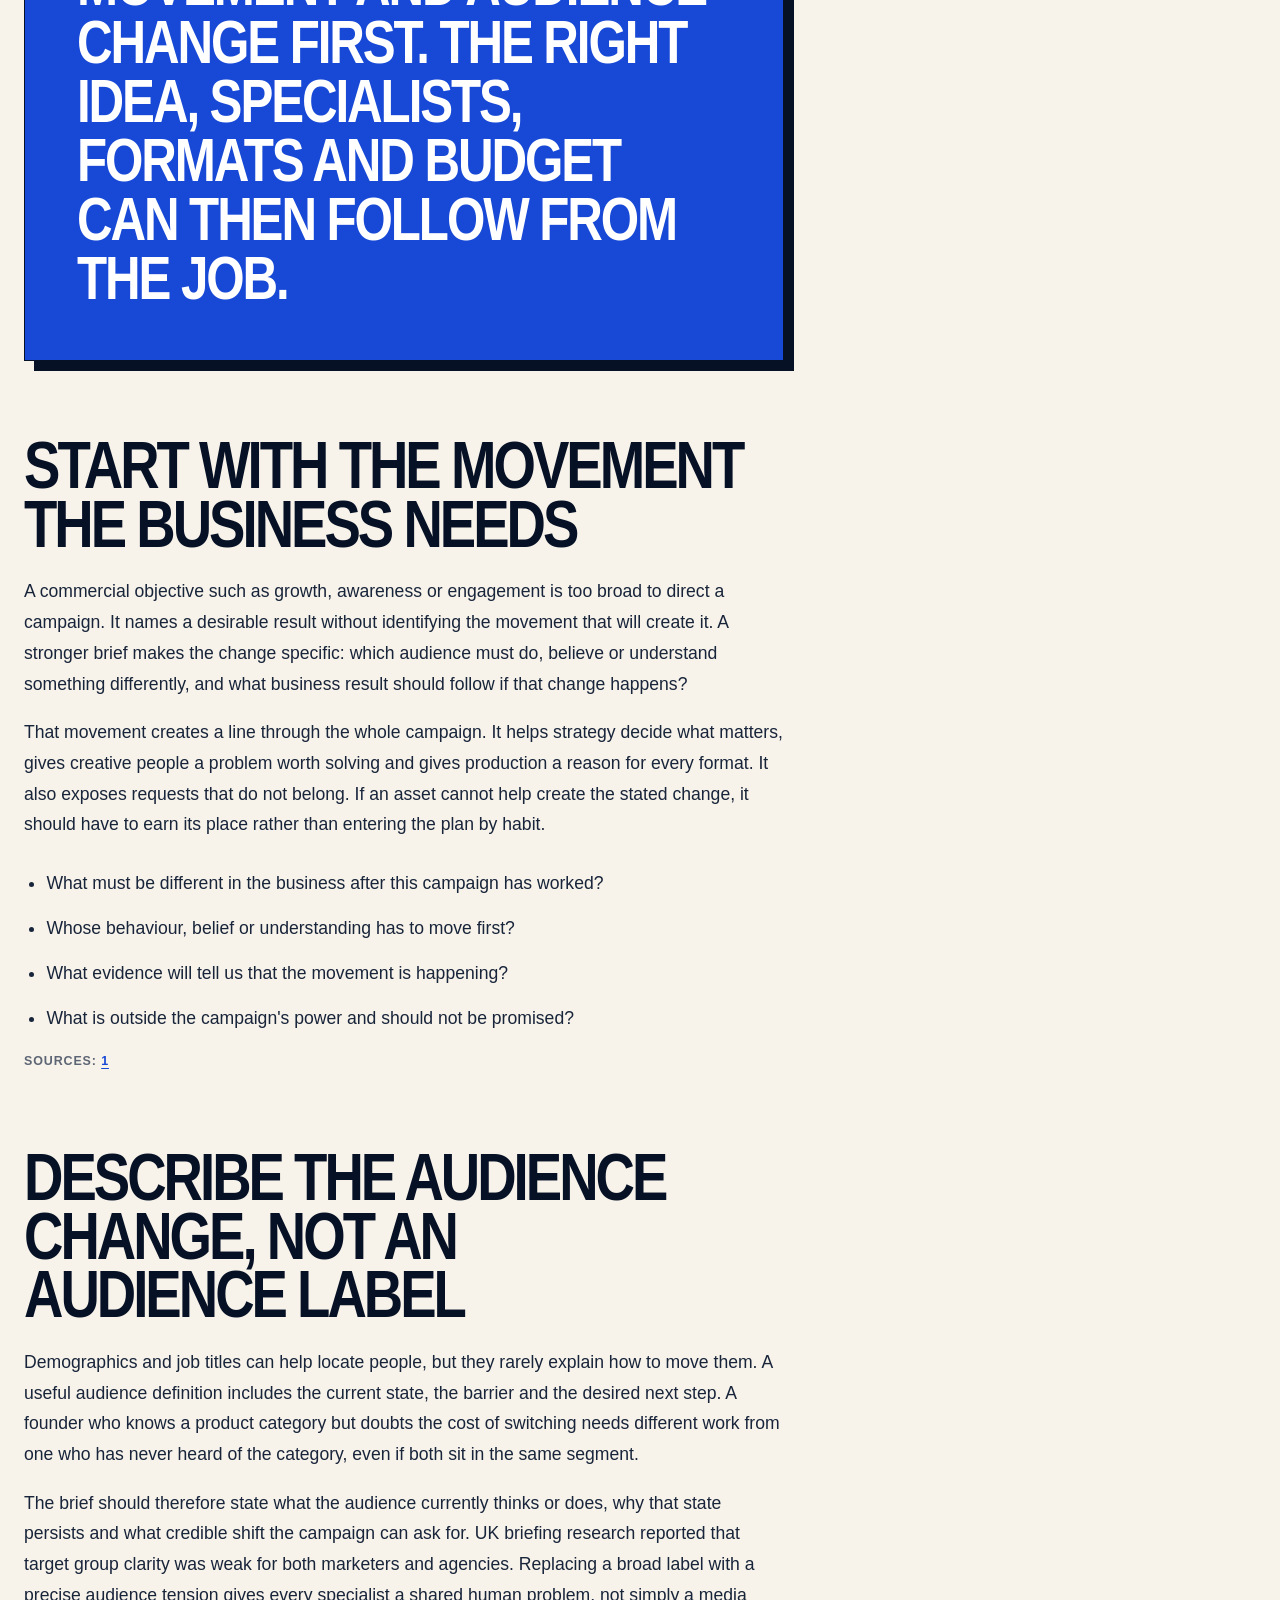
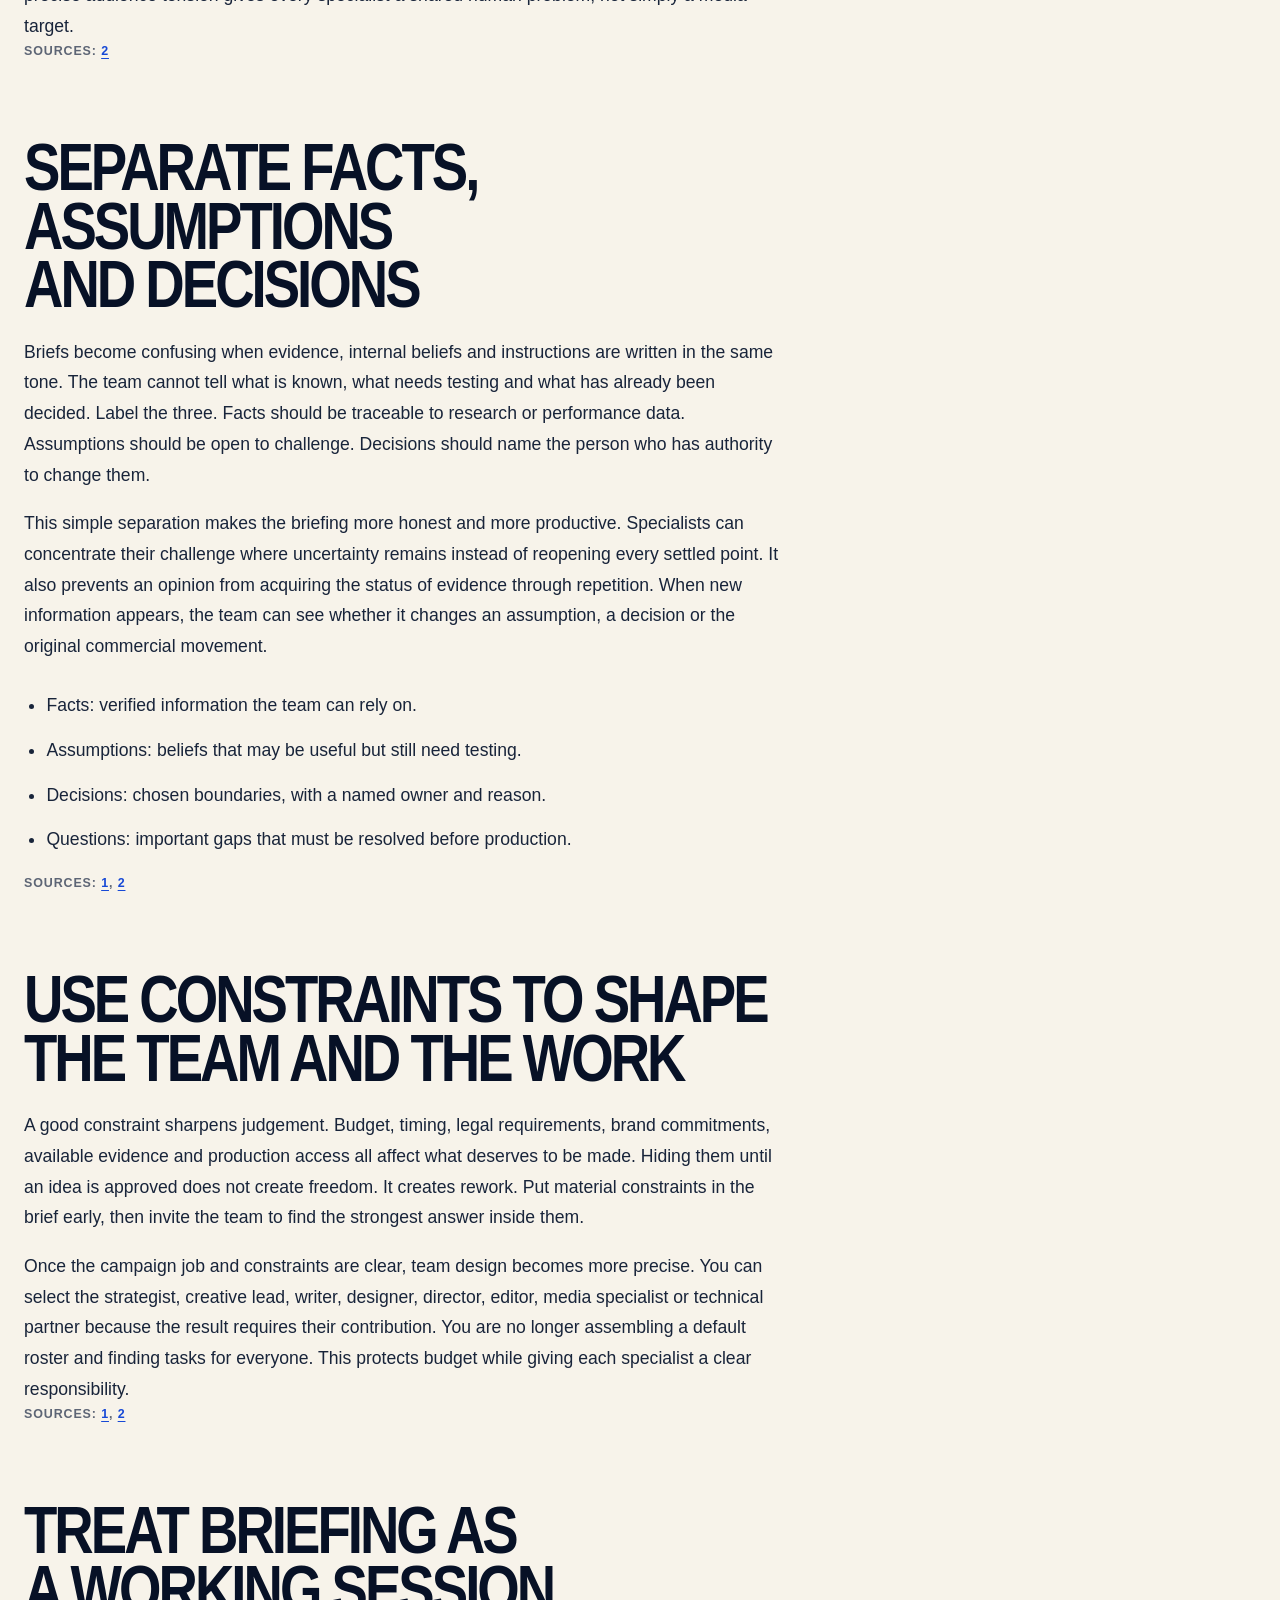
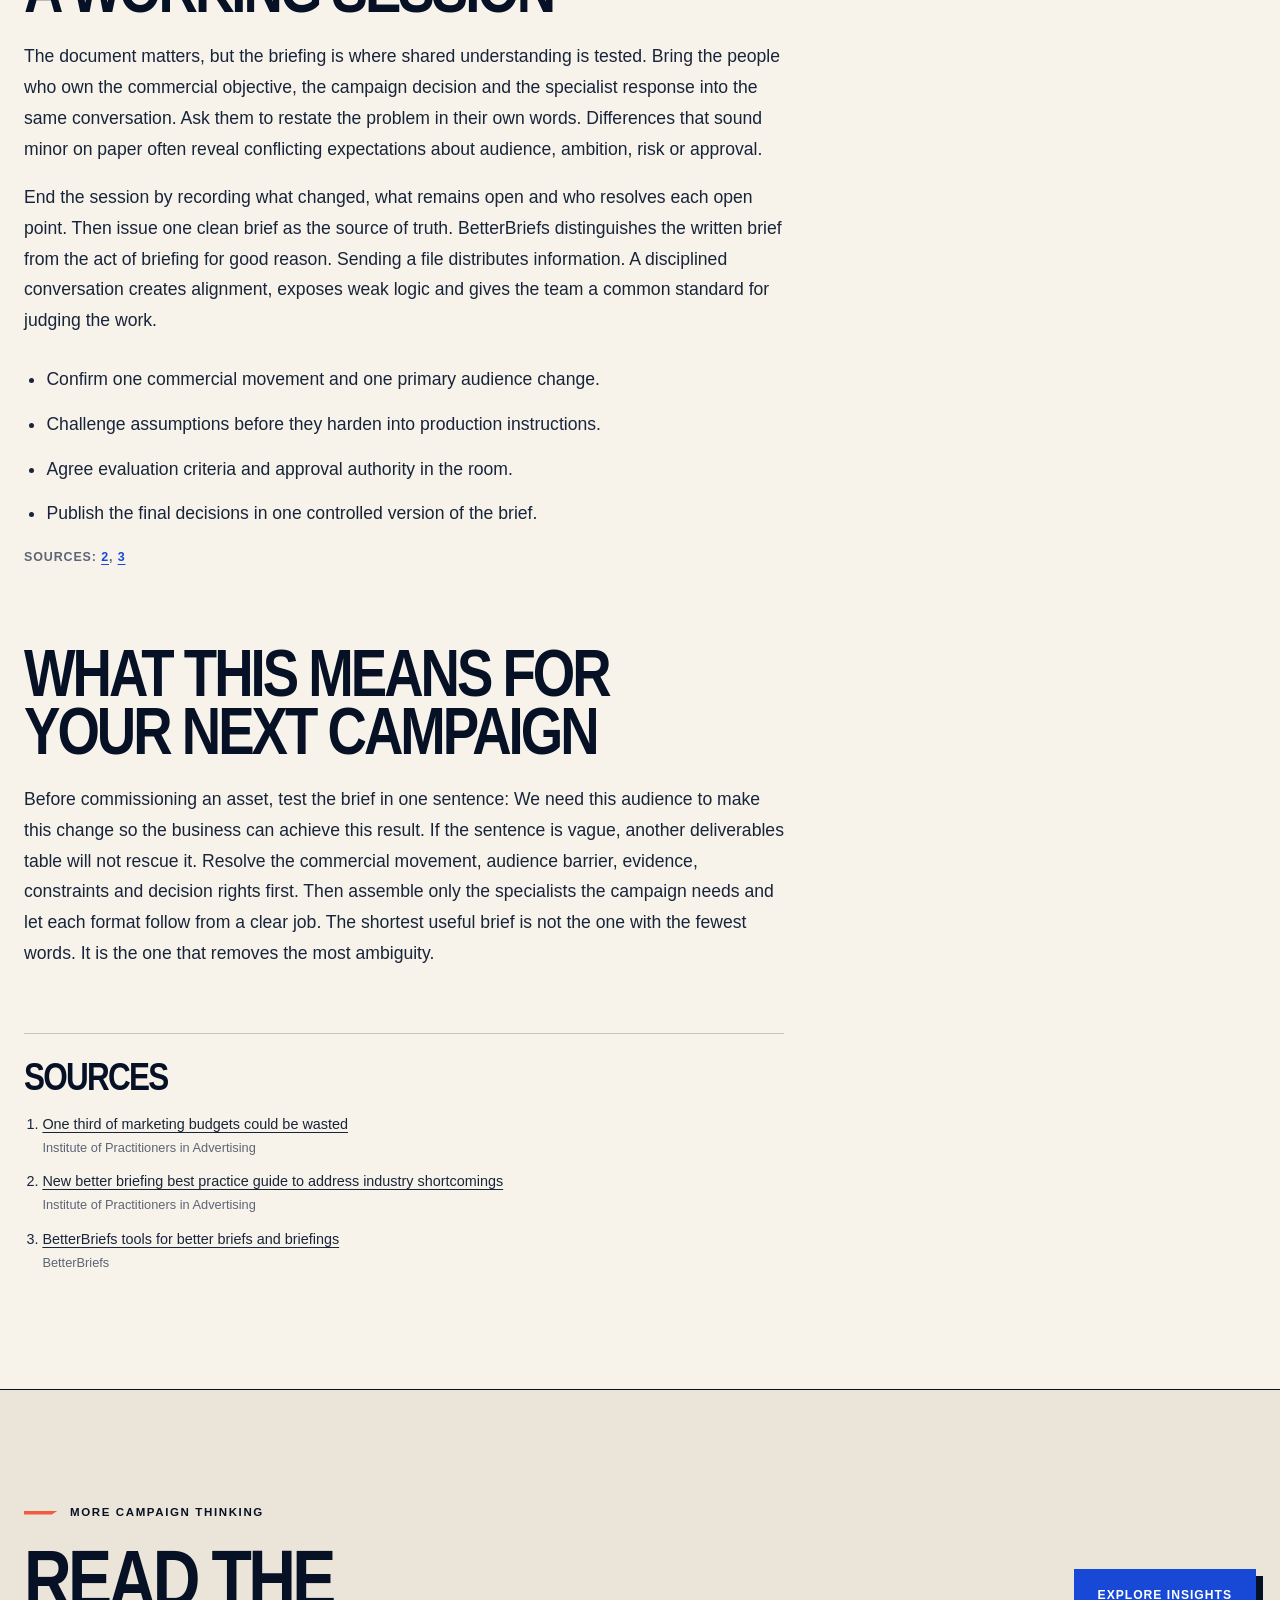
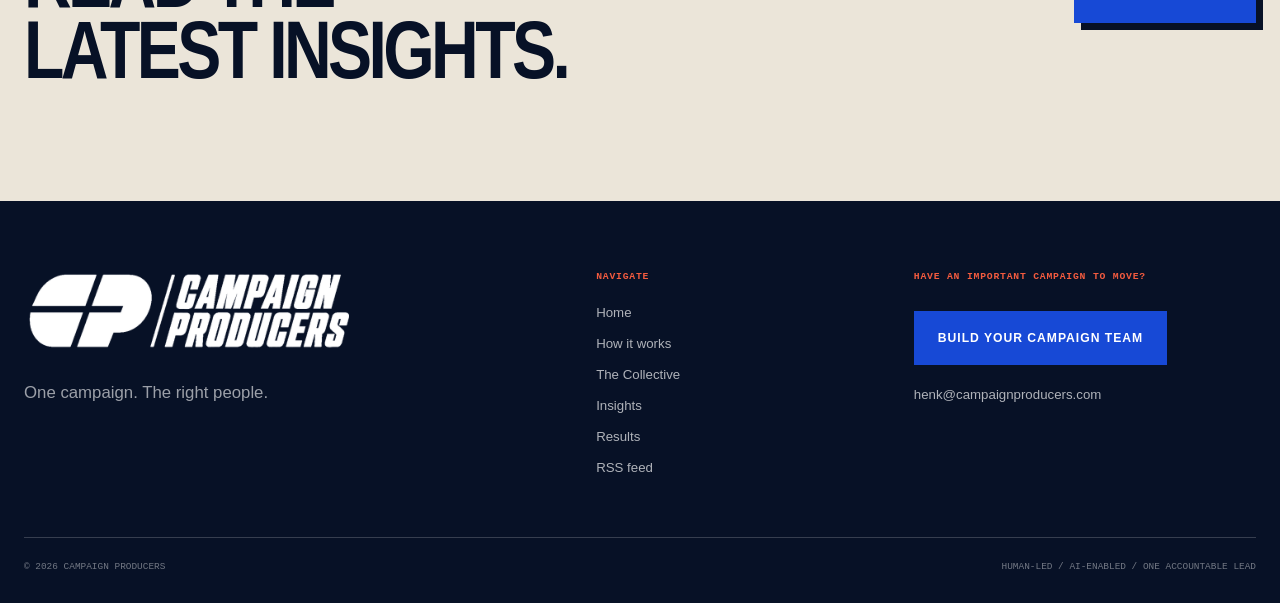
<file: insights/brief-commercial-change-not-deliverables/index.html>
<!doctype html>
<html lang="en-GB">
<head>
<meta charset="utf-8">
<meta content="width=device-width, initial-scale=1" name="viewport">
<title>Brief the commercial change, not the list of deliverables. | Campaign Producers</title>
<meta content="A practical campaign briefing method that connects the commercial objective, audience change, creative decision and production team before work begins." name="description">
<meta content="#f7f3ea" name="theme-color">
<link href="https://www.campaignproducers.com/insights/brief-commercial-change-not-deliverables/" rel="canonical">
<link href="https://www.campaignproducers.com/rss.xml" rel="alternate" title="Campaign Producers Insights" type="application/rss+xml">
<meta content="Brief the commercial change, not the list of deliverables." property="og:title">
<meta content="A list of assets tells people what to make. A useful campaign brief tells them what must change, why it matters and how the work will be judged." property="og:description">
<meta content="article" property="og:type">
<meta content="https://www.campaignproducers.com/insights/brief-commercial-change-not-deliverables/" property="og:url">
<meta content="Campaign Producers" property="og:site_name">
<meta content="2026-07-29" property="article:published_time">
<meta content="Henk Pretorius" property="article:author">
<meta content="https://www.campaignproducers.com/og.png" property="og:image">
<meta content="Campaign Producers: One campaign. The right people." property="og:image:alt">
<meta content="summary_large_image" name="twitter:card">
<meta content="Brief the commercial change, not the list of deliverables." name="twitter:title">
<meta content="A list of assets tells people what to make. A useful campaign brief tells them what must change, why it matters and how the work will be judged." name="twitter:description">
<meta content="https://www.campaignproducers.com/og.png" name="twitter:image">
<link href="/assets/images/campaign-producers-mark.png" rel="icon" type="image/png">
<link href="/assets/css/styles.css?v=20260729-2" rel="stylesheet">
<link href="/assets/css/insights.css?v=20260729-2" rel="stylesheet">
<script type="application/ld+json">{"@context":"https://schema.org","@type":"Article","headline":"Brief the commercial change, not the list of deliverables.","description":"A practical campaign briefing method that connects the commercial objective, audience change, creative decision and production team before work begins.","datePublished":"2026-07-29","dateModified":"2026-07-29","mainEntityOfPage":"https://www.campaignproducers.com/insights/brief-commercial-change-not-deliverables/","author":{"@type":"Person","name":"Henk Pretorius","url":"https://www.campaignproducers.com/#producer"},"publisher":{"@type":"Organization","name":"Campaign Producers","url":"https://www.campaignproducers.com/","logo":{"@type":"ImageObject","url":"https://www.campaignproducers.com/assets/images/campaign-producers-logo.png"}},"image":"https://www.campaignproducers.com/og.png"}</script>
</head>
<body>

<a class="skip-link" href="#article">Skip to article</a>
<header class="site-header" data-header>
<div class="shell header-inner">
<a aria-label="Campaign Producers home" class="brand" href="/">
<img alt="Campaign Producers" height="208" src="/assets/images/campaign-producers-logo.png" width="800">
</a>
<button aria-controls="site-nav" aria-expanded="false" aria-label="Open navigation" class="nav-toggle" data-nav-toggle type="button">
<span class="nav-toggle-label">Menu</span>
<span aria-hidden="true" class="nav-toggle-lines"><i></i><i></i></span>
</button>
<nav aria-label="Primary navigation" class="site-nav" data-nav id="site-nav">
<a href="/#process">How it works</a>
<a href="/#collective">The Collective</a>
<a href="/insights/">Insights</a>
<a href="/#proof">Results</a>
<a href="/#producer">Your Campaign Producer</a>
<a href="/#join">Join the Collective</a>
<a class="button button-small button-primary" href="/#start">Build Your Campaign Team</a>
</nav>
</div>
</header>
<main id="article">
<article>
<header class="article-hero">
<div class="shell article-hero-inner">
<div class="article-meta"><span>Campaign briefing</span><time datetime="2026-07-29">29 July 2026</time><span>5 minute read</span></div>
<h1>Brief the commercial change, not the list of deliverables.</h1>
<p class="article-standfirst">A list of assets tells people what to make. A useful campaign brief tells them what must change, why it matters and how the work will be judged.</p>
<div class="article-byline"><span>By <a href="/#producer" rel="author">Henk Pretorius</a></span><span>Founder / Campaign Producer</span></div>
</div>
</header>
<div class="section-pad">
<div class="shell article-layout">
<div class="article-body">
<p>Many campaign briefs arrive looking complete. They contain a launch date, a channel list, a budget range and a tidy table of deliverables. Yet the central decision is still missing: what must this campaign change for the business and for the people it needs to reach? Without that answer, a team can produce every requested asset and still fail to solve the problem.</p>
<p>This is not a small administrative gap. The global BetterBriefs study gathered views from more than 1,700 marketers and agency people across over 70 countries. Respondents estimated that poor briefs and misdirected work waste about a third of marketing budgets. The same study found a sharp perception gap between the people writing briefs and the people receiving them. Better briefing is therefore a commercial discipline, not a nicer template.</p>
<div class="article-pullquote">Define the commercial movement and audience change first. The right idea, specialists, formats and budget can then follow from the job.</div>

<h2>Start with the movement the business needs</h2>
<p>A commercial objective such as growth, awareness or engagement is too broad to direct a campaign. It names a desirable result without identifying the movement that will create it. A stronger brief makes the change specific: which audience must do, believe or understand something differently, and what business result should follow if that change happens?</p>
<p>That movement creates a line through the whole campaign. It helps strategy decide what matters, gives creative people a problem worth solving and gives production a reason for every format. It also exposes requests that do not belong. If an asset cannot help create the stated change, it should have to earn its place rather than entering the plan by habit.</p>
<ul><li>What must be different in the business after this campaign has worked?</li><li>Whose behaviour, belief or understanding has to move first?</li><li>What evidence will tell us that the movement is happening?</li><li>What is outside the campaign&#039;s power and should not be promised?</li></ul>
<p class="section-citations">Sources: <a href="#source-1">1</a></p>

<h2>Describe the audience change, not an audience label</h2>
<p>Demographics and job titles can help locate people, but they rarely explain how to move them. A useful audience definition includes the current state, the barrier and the desired next step. A founder who knows a product category but doubts the cost of switching needs different work from one who has never heard of the category, even if both sit in the same segment.</p>
<p>The brief should therefore state what the audience currently thinks or does, why that state persists and what credible shift the campaign can ask for. UK briefing research reported that target group clarity was weak for both marketers and agencies. Replacing a broad label with a precise audience tension gives every specialist a shared human problem, not simply a media target.</p>

<p class="section-citations">Sources: <a href="#source-2">2</a></p>

<h2>Separate facts, assumptions and decisions</h2>
<p>Briefs become confusing when evidence, internal beliefs and instructions are written in the same tone. The team cannot tell what is known, what needs testing and what has already been decided. Label the three. Facts should be traceable to research or performance data. Assumptions should be open to challenge. Decisions should name the person who has authority to change them.</p>
<p>This simple separation makes the briefing more honest and more productive. Specialists can concentrate their challenge where uncertainty remains instead of reopening every settled point. It also prevents an opinion from acquiring the status of evidence through repetition. When new information appears, the team can see whether it changes an assumption, a decision or the original commercial movement.</p>
<ul><li>Facts: verified information the team can rely on.</li><li>Assumptions: beliefs that may be useful but still need testing.</li><li>Decisions: chosen boundaries, with a named owner and reason.</li><li>Questions: important gaps that must be resolved before production.</li></ul>
<p class="section-citations">Sources: <a href="#source-1">1</a>, <a href="#source-2">2</a></p>

<h2>Use constraints to shape the team and the work</h2>
<p>A good constraint sharpens judgement. Budget, timing, legal requirements, brand commitments, available evidence and production access all affect what deserves to be made. Hiding them until an idea is approved does not create freedom. It creates rework. Put material constraints in the brief early, then invite the team to find the strongest answer inside them.</p>
<p>Once the campaign job and constraints are clear, team design becomes more precise. You can select the strategist, creative lead, writer, designer, director, editor, media specialist or technical partner because the result requires their contribution. You are no longer assembling a default roster and finding tasks for everyone. This protects budget while giving each specialist a clear responsibility.</p>

<p class="section-citations">Sources: <a href="#source-1">1</a>, <a href="#source-2">2</a></p>

<h2>Treat briefing as a working session</h2>
<p>The document matters, but the briefing is where shared understanding is tested. Bring the people who own the commercial objective, the campaign decision and the specialist response into the same conversation. Ask them to restate the problem in their own words. Differences that sound minor on paper often reveal conflicting expectations about audience, ambition, risk or approval.</p>
<p>End the session by recording what changed, what remains open and who resolves each open point. Then issue one clean brief as the source of truth. BetterBriefs distinguishes the written brief from the act of briefing for good reason. Sending a file distributes information. A disciplined conversation creates alignment, exposes weak logic and gives the team a common standard for judging the work.</p>
<ul><li>Confirm one commercial movement and one primary audience change.</li><li>Challenge assumptions before they harden into production instructions.</li><li>Agree evaluation criteria and approval authority in the room.</li><li>Publish the final decisions in one controlled version of the brief.</li></ul>
<p class="section-citations">Sources: <a href="#source-2">2</a>, <a href="#source-3">3</a></p>
<h2>What this means for your next campaign</h2>
<p>Before commissioning an asset, test the brief in one sentence: We need this audience to make this change so the business can achieve this result. If the sentence is vague, another deliverables table will not rescue it. Resolve the commercial movement, audience barrier, evidence, constraints and decision rights first. Then assemble only the specialists the campaign needs and let each format follow from a clear job. The shortest useful brief is not the one with the fewest words. It is the one that removes the most ambiguity.</p>
<section class="article-sources" aria-labelledby="sources-title">
<h2 id="sources-title">Sources</h2>
<ol>
<li id="source-1"><a href="https://ipa.co.uk/news/betterbriefs" rel="noopener noreferrer" target="_blank">One third of marketing budgets could be wasted</a> <span>Institute of Practitioners in Advertising</span></li>
<li id="source-2"><a href="https://ipa.co.uk/news/betterbriefs-best-practice-guide/" rel="noopener noreferrer" target="_blank">New better briefing best practice guide to address industry shortcomings</a> <span>Institute of Practitioners in Advertising</span></li>
<li id="source-3"><a href="https://www.betterbriefs.com/tools" rel="noopener noreferrer" target="_blank">BetterBriefs tools for better briefs and briefings</a> <span>BetterBriefs</span></li></ol>
</section>
</div>
<aside class="article-aside" aria-label="Campaign Producers perspective">
<span>The decision in one line</span>
<p>Define the commercial movement and audience change first. The right idea, specialists, formats and budget can then follow from the job.</p>
<a class="button button-primary" href="/#start">Build Your Campaign Team</a>
</aside>
</div>
</div>
</article>
<section class="article-next section-pad">
<div class="shell article-next-inner">
<div><p class="eyebrow"><span></span>More campaign thinking</p><h2>Read the latest insights.</h2></div>
<a class="button button-primary" href="/insights/">Explore Insights</a>
</div>
</section>
</main>

<footer class="site-footer">
<div class="shell footer-grid">
<div class="footer-brand">
<img alt="Campaign Producers" height="208" src="/assets/images/campaign-producers-logo.png" width="800">
<p>One campaign. The right people.</p>
</div>
<div class="footer-links">
<span>Navigate</span>
<a href="/">Home</a>
<a href="/#process">How it works</a>
<a href="/#collective">The Collective</a>
<a href="/insights/">Insights</a>
<a href="/#proof">Results</a>
<a href="/rss.xml">RSS feed</a>
</div>
<div class="footer-action">
<span>Have an important campaign to move?</span>
<a class="button button-primary" href="/#start">Build Your Campaign Team</a>
<a class="footer-email" href="mailto:henk@campaignproducers.com">henk@campaignproducers.com</a>
</div>
</div>
<div class="shell footer-bottom">
<span>© <span data-year>2026</span> Campaign Producers</span>
<span>Human-led / AI-enabled / One accountable lead</span>
</div>
</footer>
<script defer src="/assets/js/site.js?v=20260729-2"></script>
</body>
</html>
</file>
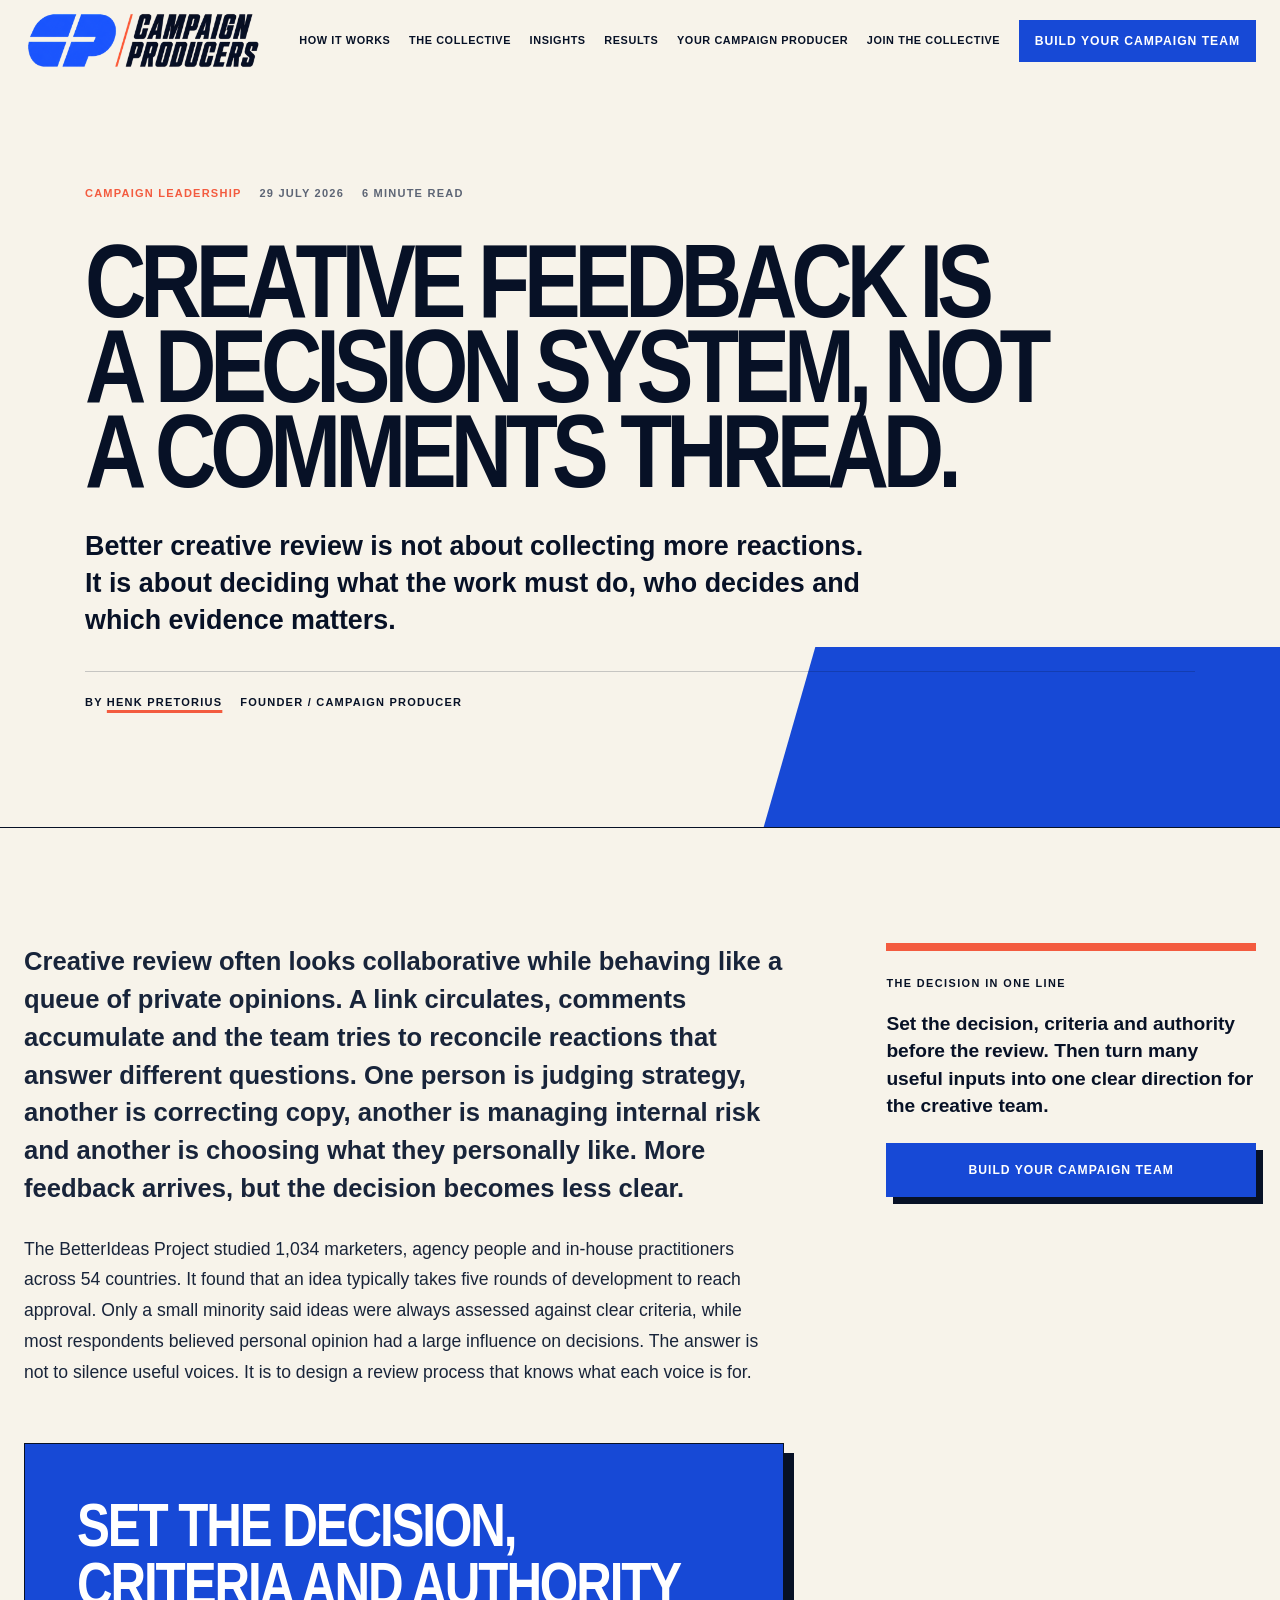
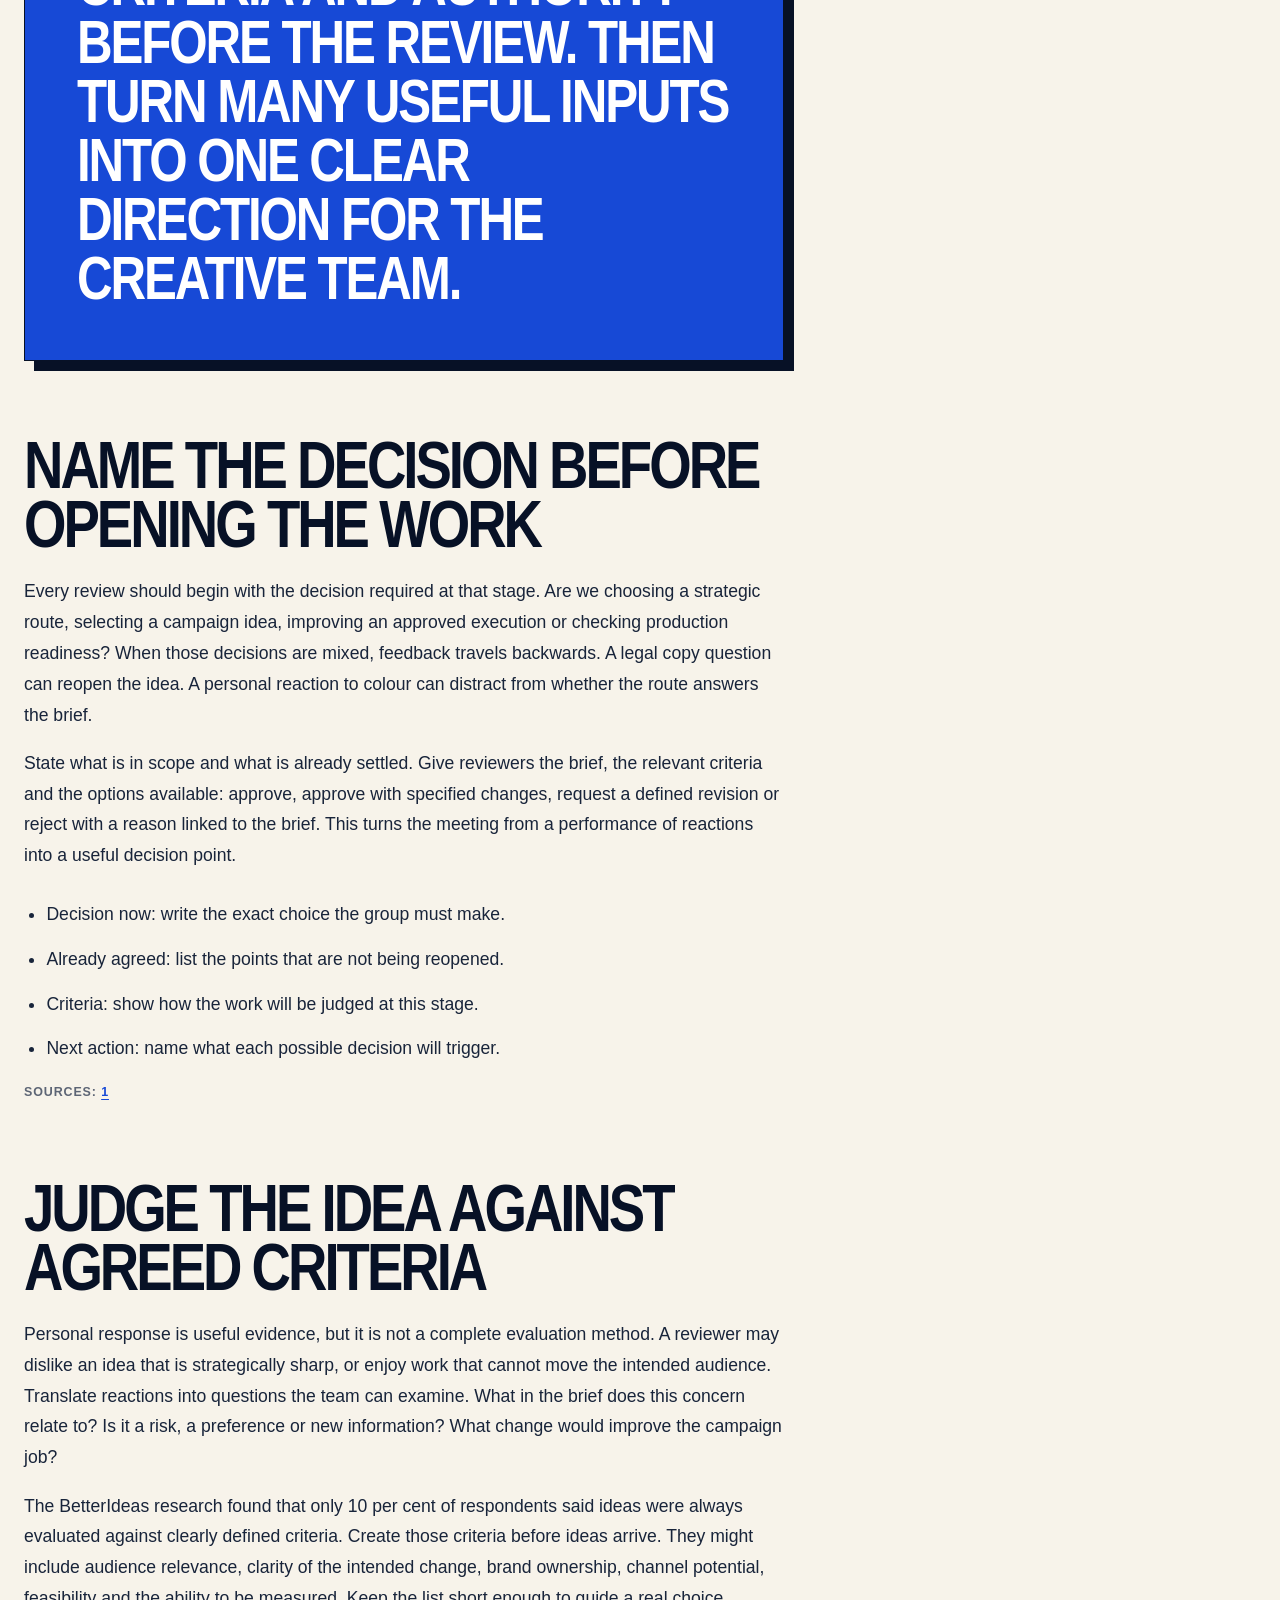
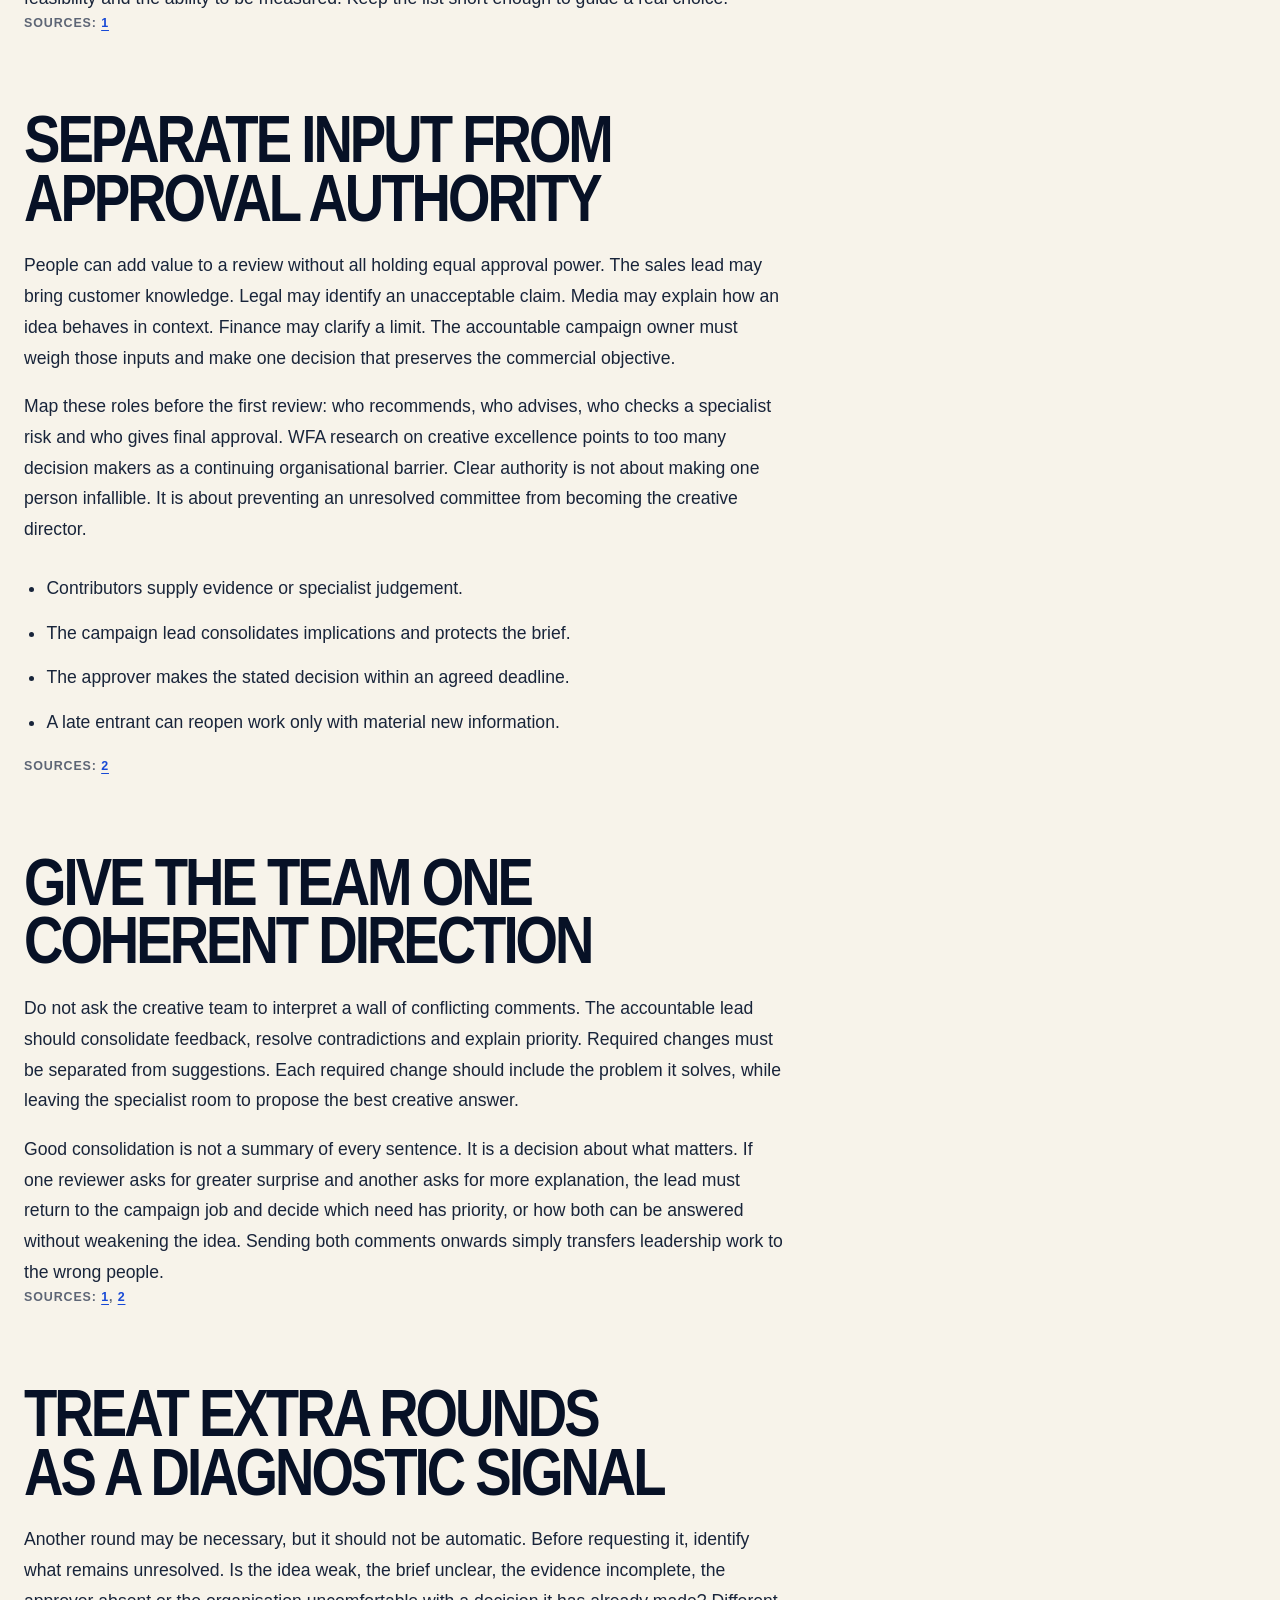
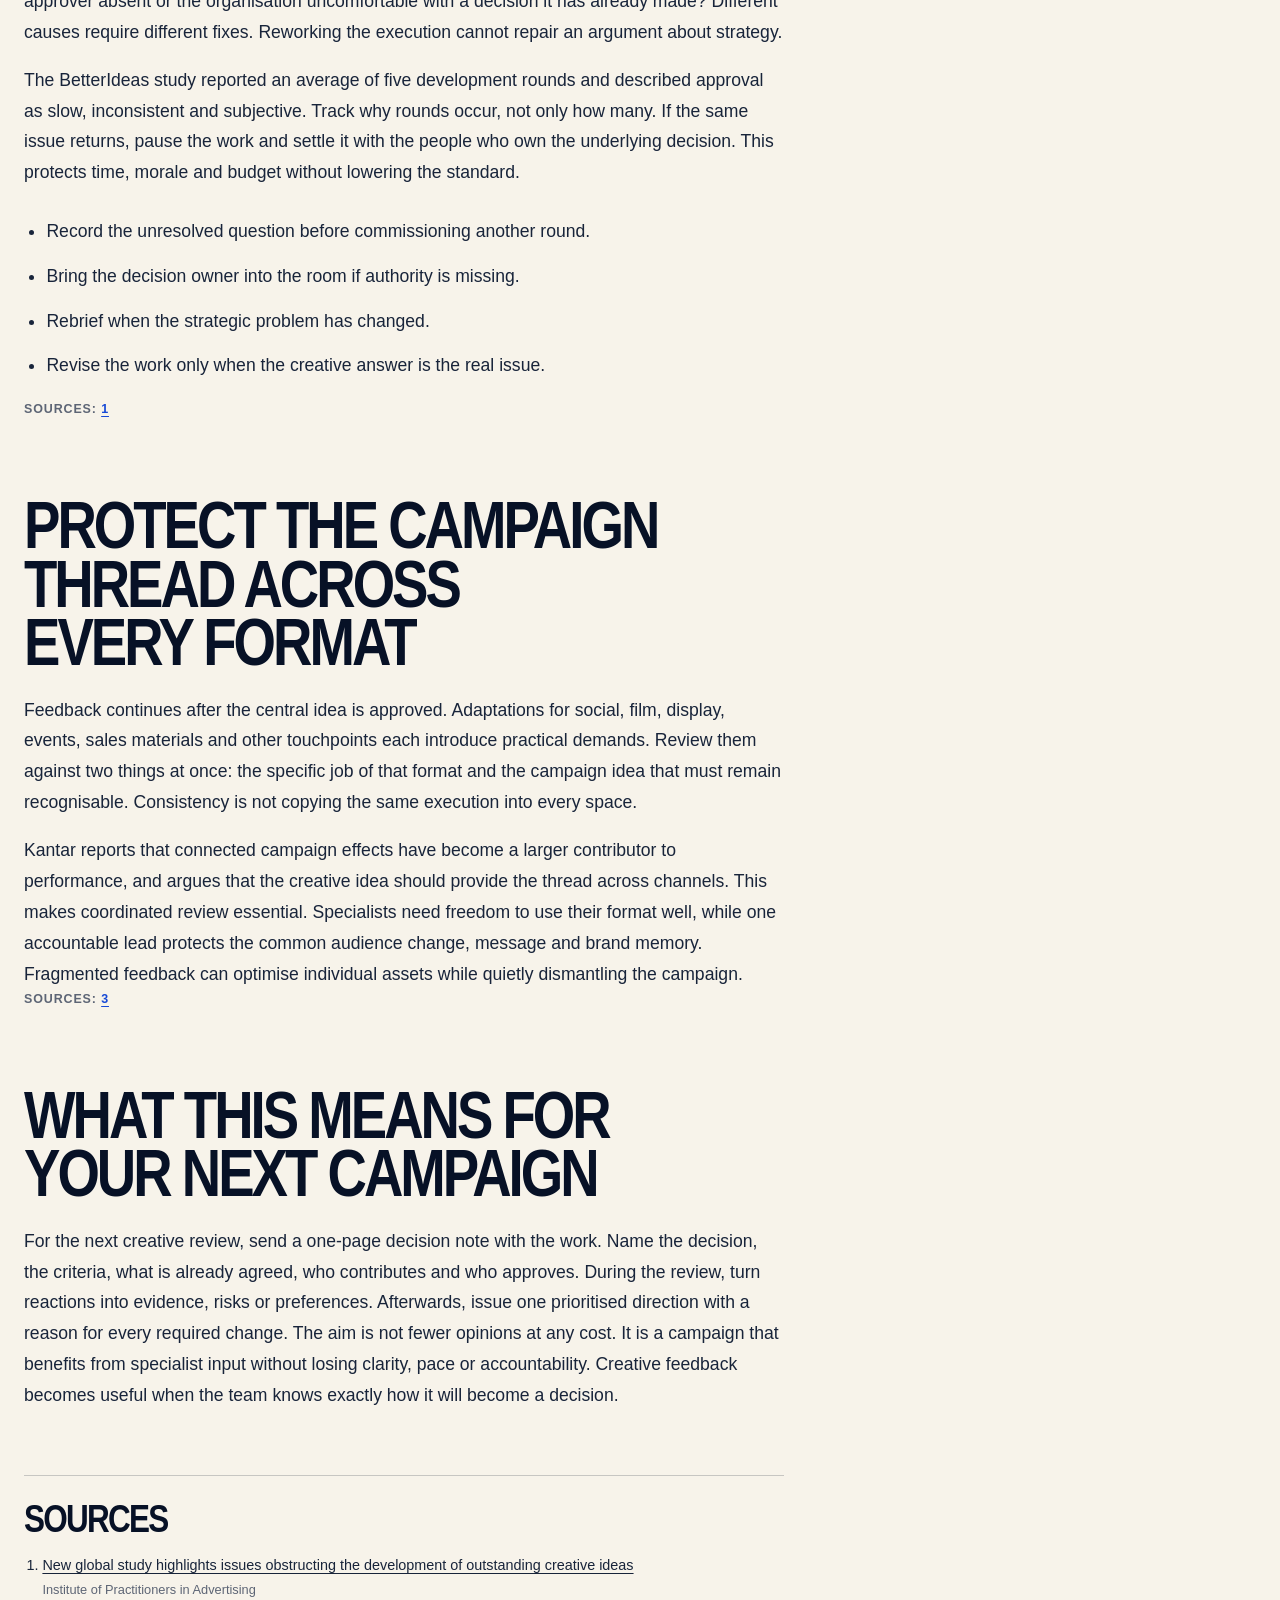
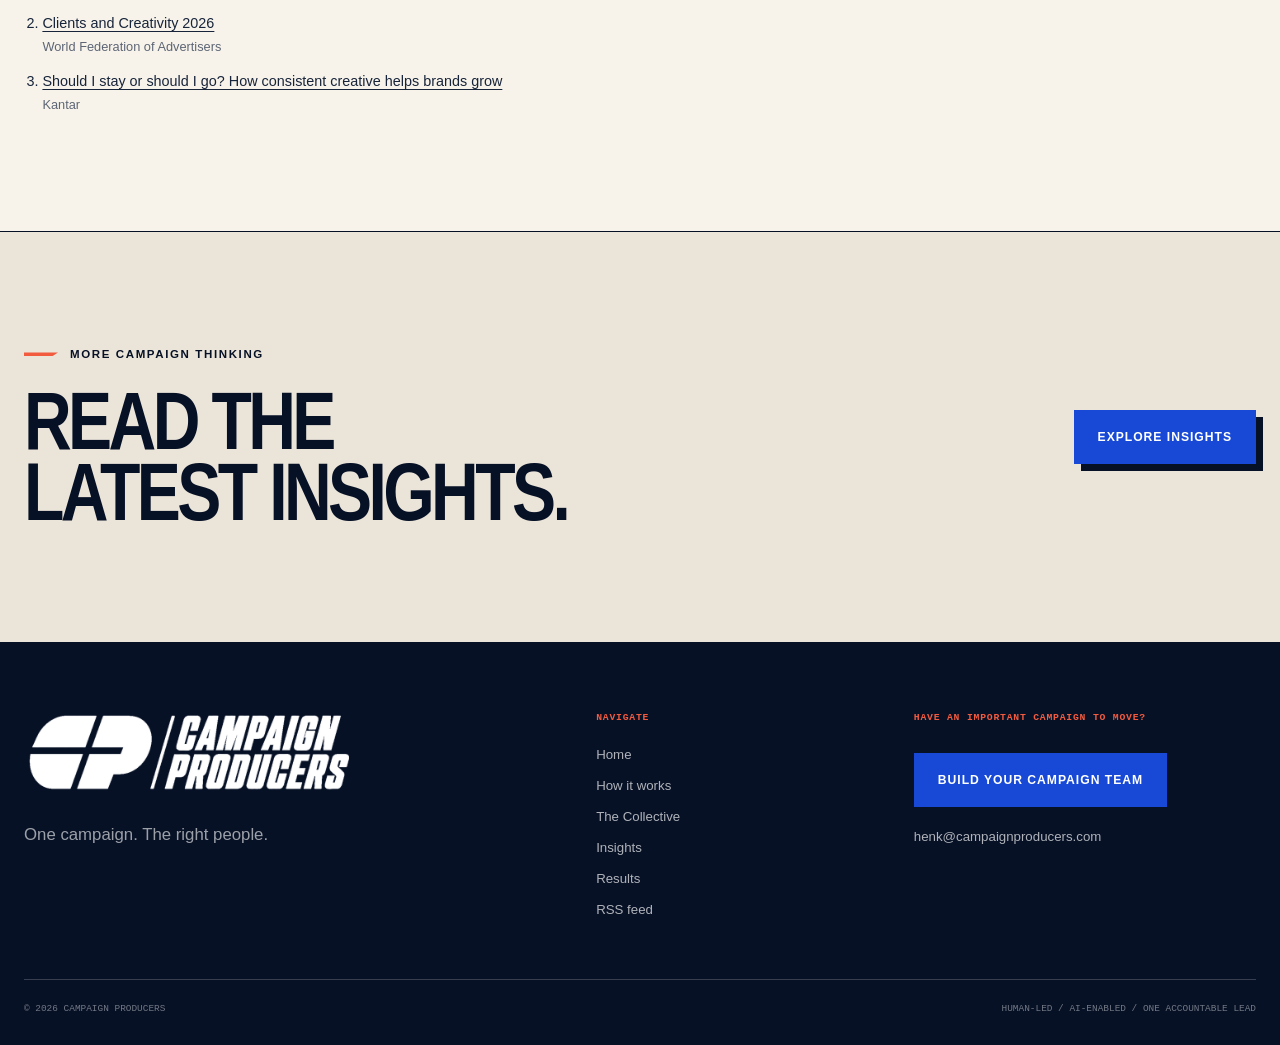
<file: insights/creative-feedback-decision-system/index.html>
<!doctype html>
<html lang="en-GB">
<head>
<meta charset="utf-8">
<meta content="width=device-width, initial-scale=1" name="viewport">
<title>Creative feedback is a decision system, not a comments thread. | Campaign Producers</title>
<meta content="A practical method for evaluating campaign ideas, consolidating creative feedback and protecting clear decisions from subjective review and needless rework." name="description">
<meta content="#f7f3ea" name="theme-color">
<link href="https://www.campaignproducers.com/insights/creative-feedback-decision-system/" rel="canonical">
<link href="https://www.campaignproducers.com/rss.xml" rel="alternate" title="Campaign Producers Insights" type="application/rss+xml">
<meta content="Creative feedback is a decision system, not a comments thread." property="og:title">
<meta content="Better creative review is not about collecting more reactions. It is about deciding what the work must do, who decides and which evidence matters." property="og:description">
<meta content="article" property="og:type">
<meta content="https://www.campaignproducers.com/insights/creative-feedback-decision-system/" property="og:url">
<meta content="Campaign Producers" property="og:site_name">
<meta content="2026-07-29" property="article:published_time">
<meta content="Henk Pretorius" property="article:author">
<meta content="https://www.campaignproducers.com/og.png" property="og:image">
<meta content="Campaign Producers: One campaign. The right people." property="og:image:alt">
<meta content="summary_large_image" name="twitter:card">
<meta content="Creative feedback is a decision system, not a comments thread." name="twitter:title">
<meta content="Better creative review is not about collecting more reactions. It is about deciding what the work must do, who decides and which evidence matters." name="twitter:description">
<meta content="https://www.campaignproducers.com/og.png" name="twitter:image">
<link href="/assets/images/campaign-producers-mark.png" rel="icon" type="image/png">
<link href="/assets/css/styles.css?v=20260729-2" rel="stylesheet">
<link href="/assets/css/insights.css?v=20260729-2" rel="stylesheet">
<script type="application/ld+json">{"@context":"https://schema.org","@type":"Article","headline":"Creative feedback is a decision system, not a comments thread.","description":"A practical method for evaluating campaign ideas, consolidating creative feedback and protecting clear decisions from subjective review and needless rework.","datePublished":"2026-07-29","dateModified":"2026-07-29","mainEntityOfPage":"https://www.campaignproducers.com/insights/creative-feedback-decision-system/","author":{"@type":"Person","name":"Henk Pretorius","url":"https://www.campaignproducers.com/#producer"},"publisher":{"@type":"Organization","name":"Campaign Producers","url":"https://www.campaignproducers.com/","logo":{"@type":"ImageObject","url":"https://www.campaignproducers.com/assets/images/campaign-producers-logo.png"}},"image":"https://www.campaignproducers.com/og.png"}</script>
</head>
<body>

<a class="skip-link" href="#article">Skip to article</a>
<header class="site-header" data-header>
<div class="shell header-inner">
<a aria-label="Campaign Producers home" class="brand" href="/">
<img alt="Campaign Producers" height="208" src="/assets/images/campaign-producers-logo.png" width="800">
</a>
<button aria-controls="site-nav" aria-expanded="false" aria-label="Open navigation" class="nav-toggle" data-nav-toggle type="button">
<span class="nav-toggle-label">Menu</span>
<span aria-hidden="true" class="nav-toggle-lines"><i></i><i></i></span>
</button>
<nav aria-label="Primary navigation" class="site-nav" data-nav id="site-nav">
<a href="/#process">How it works</a>
<a href="/#collective">The Collective</a>
<a href="/insights/">Insights</a>
<a href="/#proof">Results</a>
<a href="/#producer">Your Campaign Producer</a>
<a href="/#join">Join the Collective</a>
<a class="button button-small button-primary" href="/#start">Build Your Campaign Team</a>
</nav>
</div>
</header>
<main id="article">
<article>
<header class="article-hero">
<div class="shell article-hero-inner">
<div class="article-meta"><span>Campaign leadership</span><time datetime="2026-07-29">29 July 2026</time><span>6 minute read</span></div>
<h1>Creative feedback is a decision system, not a comments thread.</h1>
<p class="article-standfirst">Better creative review is not about collecting more reactions. It is about deciding what the work must do, who decides and which evidence matters.</p>
<div class="article-byline"><span>By <a href="/#producer" rel="author">Henk Pretorius</a></span><span>Founder / Campaign Producer</span></div>
</div>
</header>
<div class="section-pad">
<div class="shell article-layout">
<div class="article-body">
<p>Creative review often looks collaborative while behaving like a queue of private opinions. A link circulates, comments accumulate and the team tries to reconcile reactions that answer different questions. One person is judging strategy, another is correcting copy, another is managing internal risk and another is choosing what they personally like. More feedback arrives, but the decision becomes less clear.</p>
<p>The BetterIdeas Project studied 1,034 marketers, agency people and in-house practitioners across 54 countries. It found that an idea typically takes five rounds of development to reach approval. Only a small minority said ideas were always assessed against clear criteria, while most respondents believed personal opinion had a large influence on decisions. The answer is not to silence useful voices. It is to design a review process that knows what each voice is for.</p>
<div class="article-pullquote">Set the decision, criteria and authority before the review. Then turn many useful inputs into one clear direction for the creative team.</div>

<h2>Name the decision before opening the work</h2>
<p>Every review should begin with the decision required at that stage. Are we choosing a strategic route, selecting a campaign idea, improving an approved execution or checking production readiness? When those decisions are mixed, feedback travels backwards. A legal copy question can reopen the idea. A personal reaction to colour can distract from whether the route answers the brief.</p>
<p>State what is in scope and what is already settled. Give reviewers the brief, the relevant criteria and the options available: approve, approve with specified changes, request a defined revision or reject with a reason linked to the brief. This turns the meeting from a performance of reactions into a useful decision point.</p>
<ul><li>Decision now: write the exact choice the group must make.</li><li>Already agreed: list the points that are not being reopened.</li><li>Criteria: show how the work will be judged at this stage.</li><li>Next action: name what each possible decision will trigger.</li></ul>
<p class="section-citations">Sources: <a href="#source-1">1</a></p>

<h2>Judge the idea against agreed criteria</h2>
<p>Personal response is useful evidence, but it is not a complete evaluation method. A reviewer may dislike an idea that is strategically sharp, or enjoy work that cannot move the intended audience. Translate reactions into questions the team can examine. What in the brief does this concern relate to? Is it a risk, a preference or new information? What change would improve the campaign job?</p>
<p>The BetterIdeas research found that only 10 per cent of respondents said ideas were always evaluated against clearly defined criteria. Create those criteria before ideas arrive. They might include audience relevance, clarity of the intended change, brand ownership, channel potential, feasibility and the ability to be measured. Keep the list short enough to guide a real choice.</p>

<p class="section-citations">Sources: <a href="#source-1">1</a></p>

<h2>Separate input from approval authority</h2>
<p>People can add value to a review without all holding equal approval power. The sales lead may bring customer knowledge. Legal may identify an unacceptable claim. Media may explain how an idea behaves in context. Finance may clarify a limit. The accountable campaign owner must weigh those inputs and make one decision that preserves the commercial objective.</p>
<p>Map these roles before the first review: who recommends, who advises, who checks a specialist risk and who gives final approval. WFA research on creative excellence points to too many decision makers as a continuing organisational barrier. Clear authority is not about making one person infallible. It is about preventing an unresolved committee from becoming the creative director.</p>
<ul><li>Contributors supply evidence or specialist judgement.</li><li>The campaign lead consolidates implications and protects the brief.</li><li>The approver makes the stated decision within an agreed deadline.</li><li>A late entrant can reopen work only with material new information.</li></ul>
<p class="section-citations">Sources: <a href="#source-2">2</a></p>

<h2>Give the team one coherent direction</h2>
<p>Do not ask the creative team to interpret a wall of conflicting comments. The accountable lead should consolidate feedback, resolve contradictions and explain priority. Required changes must be separated from suggestions. Each required change should include the problem it solves, while leaving the specialist room to propose the best creative answer.</p>
<p>Good consolidation is not a summary of every sentence. It is a decision about what matters. If one reviewer asks for greater surprise and another asks for more explanation, the lead must return to the campaign job and decide which need has priority, or how both can be answered without weakening the idea. Sending both comments onwards simply transfers leadership work to the wrong people.</p>

<p class="section-citations">Sources: <a href="#source-1">1</a>, <a href="#source-2">2</a></p>

<h2>Treat extra rounds as a diagnostic signal</h2>
<p>Another round may be necessary, but it should not be automatic. Before requesting it, identify what remains unresolved. Is the idea weak, the brief unclear, the evidence incomplete, the approver absent or the organisation uncomfortable with a decision it has already made? Different causes require different fixes. Reworking the execution cannot repair an argument about strategy.</p>
<p>The BetterIdeas study reported an average of five development rounds and described approval as slow, inconsistent and subjective. Track why rounds occur, not only how many. If the same issue returns, pause the work and settle it with the people who own the underlying decision. This protects time, morale and budget without lowering the standard.</p>
<ul><li>Record the unresolved question before commissioning another round.</li><li>Bring the decision owner into the room if authority is missing.</li><li>Rebrief when the strategic problem has changed.</li><li>Revise the work only when the creative answer is the real issue.</li></ul>
<p class="section-citations">Sources: <a href="#source-1">1</a></p>

<h2>Protect the campaign thread across every format</h2>
<p>Feedback continues after the central idea is approved. Adaptations for social, film, display, events, sales materials and other touchpoints each introduce practical demands. Review them against two things at once: the specific job of that format and the campaign idea that must remain recognisable. Consistency is not copying the same execution into every space.</p>
<p>Kantar reports that connected campaign effects have become a larger contributor to performance, and argues that the creative idea should provide the thread across channels. This makes coordinated review essential. Specialists need freedom to use their format well, while one accountable lead protects the common audience change, message and brand memory. Fragmented feedback can optimise individual assets while quietly dismantling the campaign.</p>

<p class="section-citations">Sources: <a href="#source-3">3</a></p>
<h2>What this means for your next campaign</h2>
<p>For the next creative review, send a one-page decision note with the work. Name the decision, the criteria, what is already agreed, who contributes and who approves. During the review, turn reactions into evidence, risks or preferences. Afterwards, issue one prioritised direction with a reason for every required change. The aim is not fewer opinions at any cost. It is a campaign that benefits from specialist input without losing clarity, pace or accountability. Creative feedback becomes useful when the team knows exactly how it will become a decision.</p>
<section class="article-sources" aria-labelledby="sources-title">
<h2 id="sources-title">Sources</h2>
<ol>
<li id="source-1"><a href="https://ipa.co.uk/news/betterbriefs-creative-ideas" rel="noopener noreferrer" target="_blank">New global study highlights issues obstructing the development of outstanding creative ideas</a> <span>Institute of Practitioners in Advertising</span></li>
<li id="source-2"><a href="https://wfanet.org/leadership/marketing/clients-creativity-2026" rel="noopener noreferrer" target="_blank">Clients and Creativity 2026</a> <span>World Federation of Advertisers</span></li>
<li id="source-3"><a href="https://www.kantar.com/north-america/inspiration/brands/how-consistent-creative-helps-brands-grow" rel="noopener noreferrer" target="_blank">Should I stay or should I go? How consistent creative helps brands grow</a> <span>Kantar</span></li></ol>
</section>
</div>
<aside class="article-aside" aria-label="Campaign Producers perspective">
<span>The decision in one line</span>
<p>Set the decision, criteria and authority before the review. Then turn many useful inputs into one clear direction for the creative team.</p>
<a class="button button-primary" href="/#start">Build Your Campaign Team</a>
</aside>
</div>
</div>
</article>
<section class="article-next section-pad">
<div class="shell article-next-inner">
<div><p class="eyebrow"><span></span>More campaign thinking</p><h2>Read the latest insights.</h2></div>
<a class="button button-primary" href="/insights/">Explore Insights</a>
</div>
</section>
</main>

<footer class="site-footer">
<div class="shell footer-grid">
<div class="footer-brand">
<img alt="Campaign Producers" height="208" src="/assets/images/campaign-producers-logo.png" width="800">
<p>One campaign. The right people.</p>
</div>
<div class="footer-links">
<span>Navigate</span>
<a href="/">Home</a>
<a href="/#process">How it works</a>
<a href="/#collective">The Collective</a>
<a href="/insights/">Insights</a>
<a href="/#proof">Results</a>
<a href="/rss.xml">RSS feed</a>
</div>
<div class="footer-action">
<span>Have an important campaign to move?</span>
<a class="button button-primary" href="/#start">Build Your Campaign Team</a>
<a class="footer-email" href="mailto:henk@campaignproducers.com">henk@campaignproducers.com</a>
</div>
</div>
<div class="shell footer-bottom">
<span>© <span data-year>2026</span> Campaign Producers</span>
<span>Human-led / AI-enabled / One accountable lead</span>
</div>
</footer>
<script defer src="/assets/js/site.js?v=20260729-2"></script>
</body>
</html>
</file>
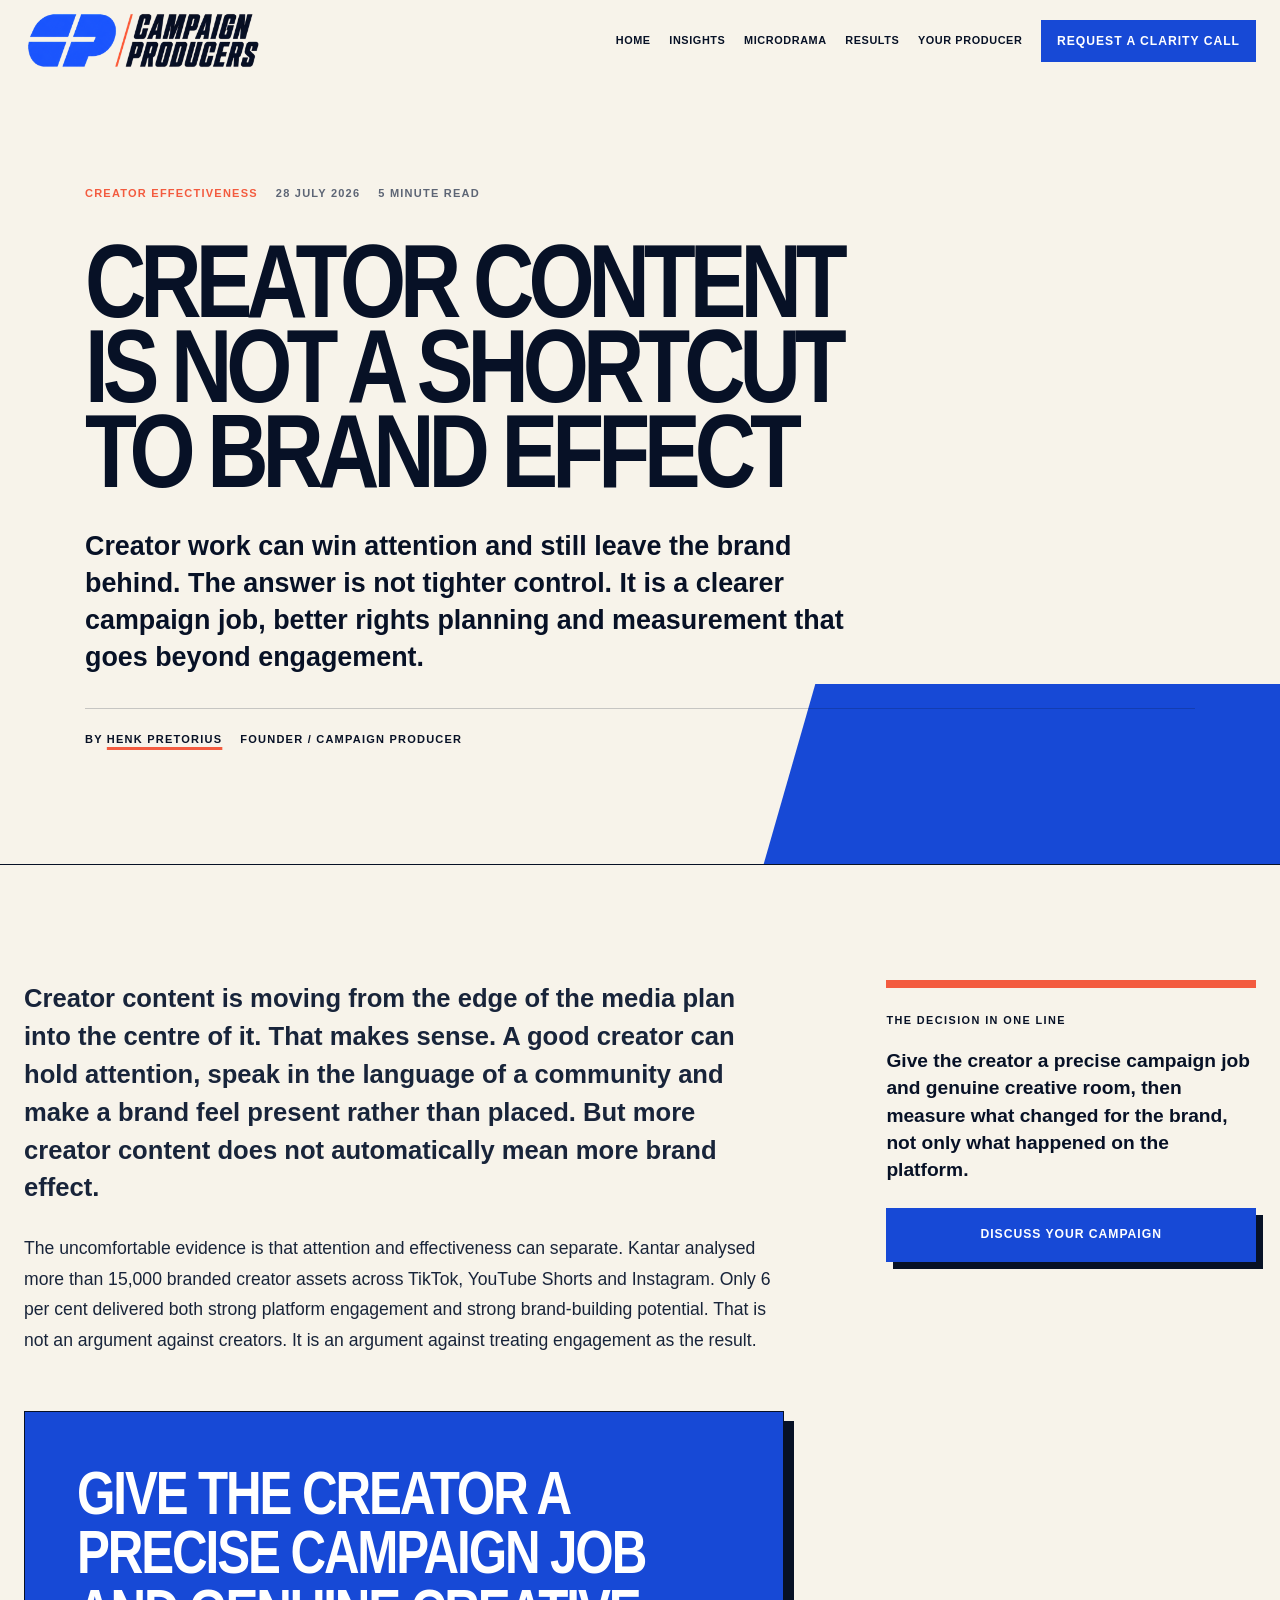
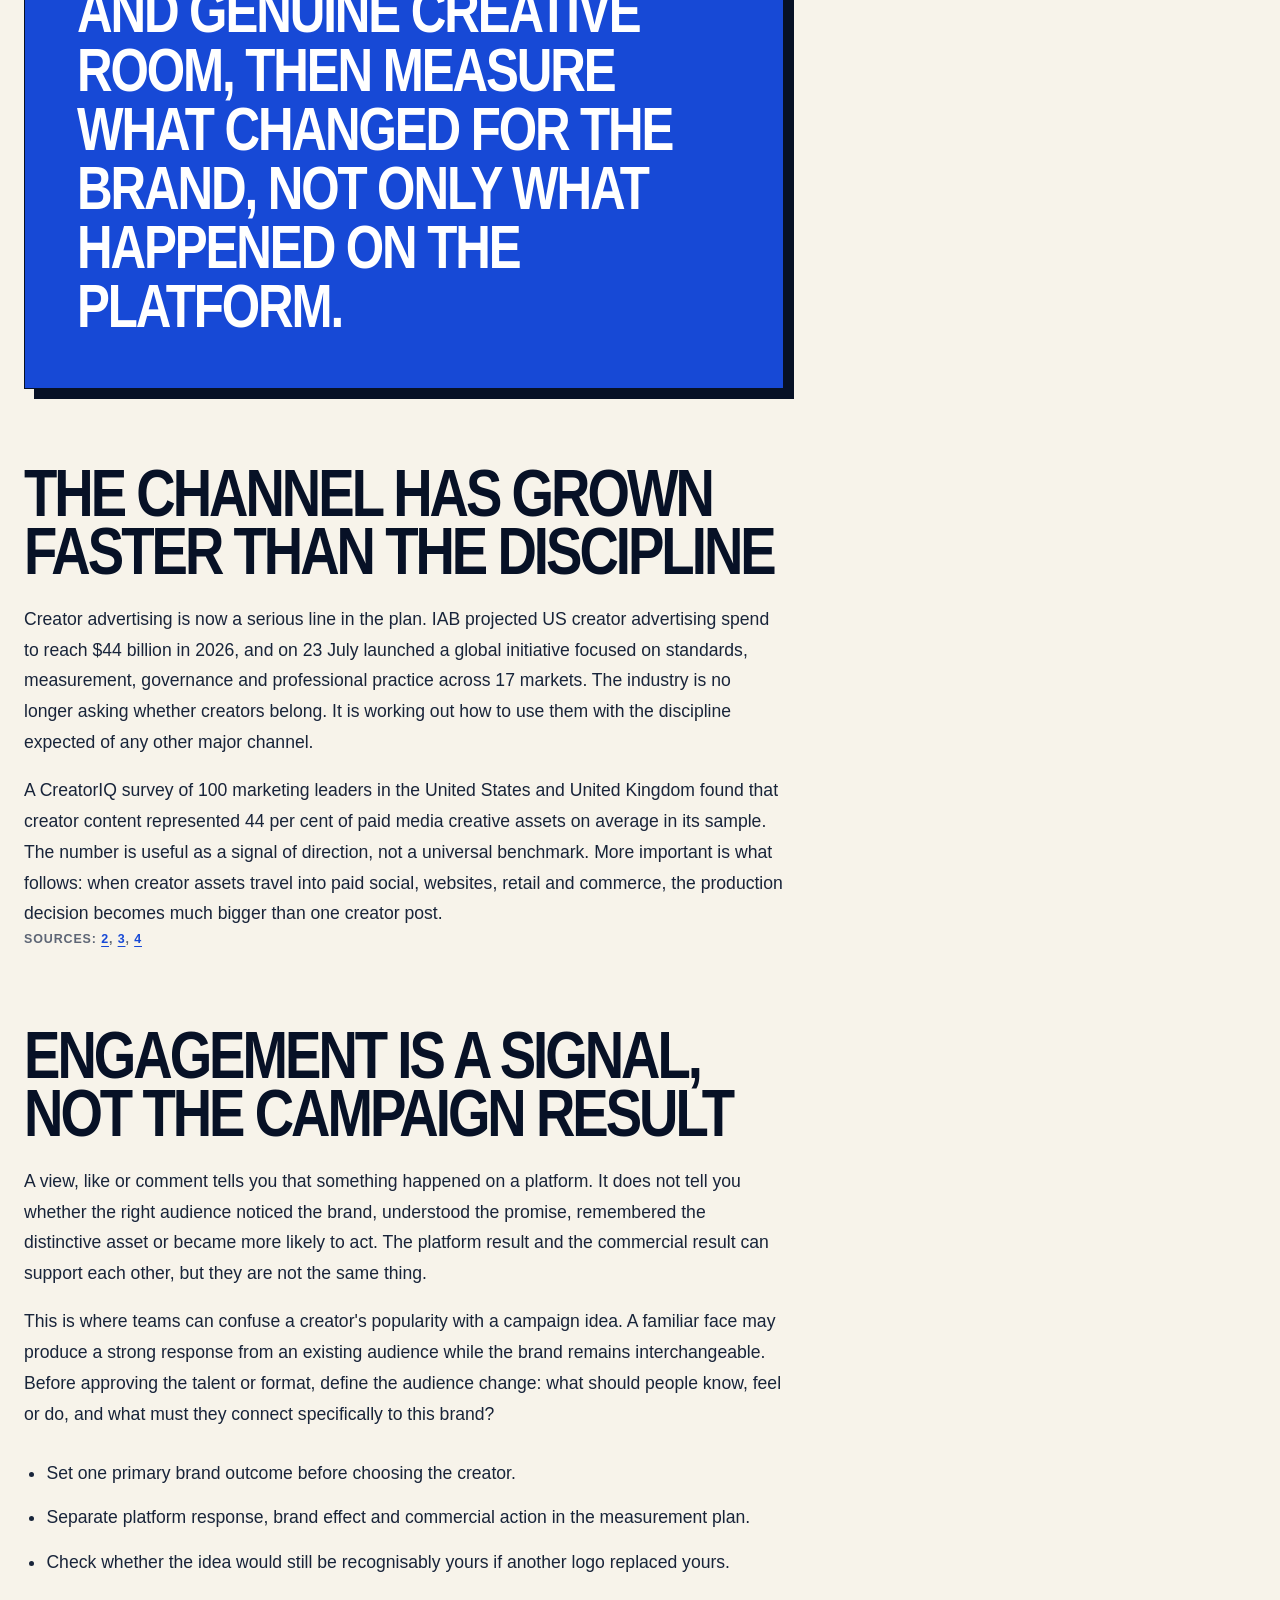
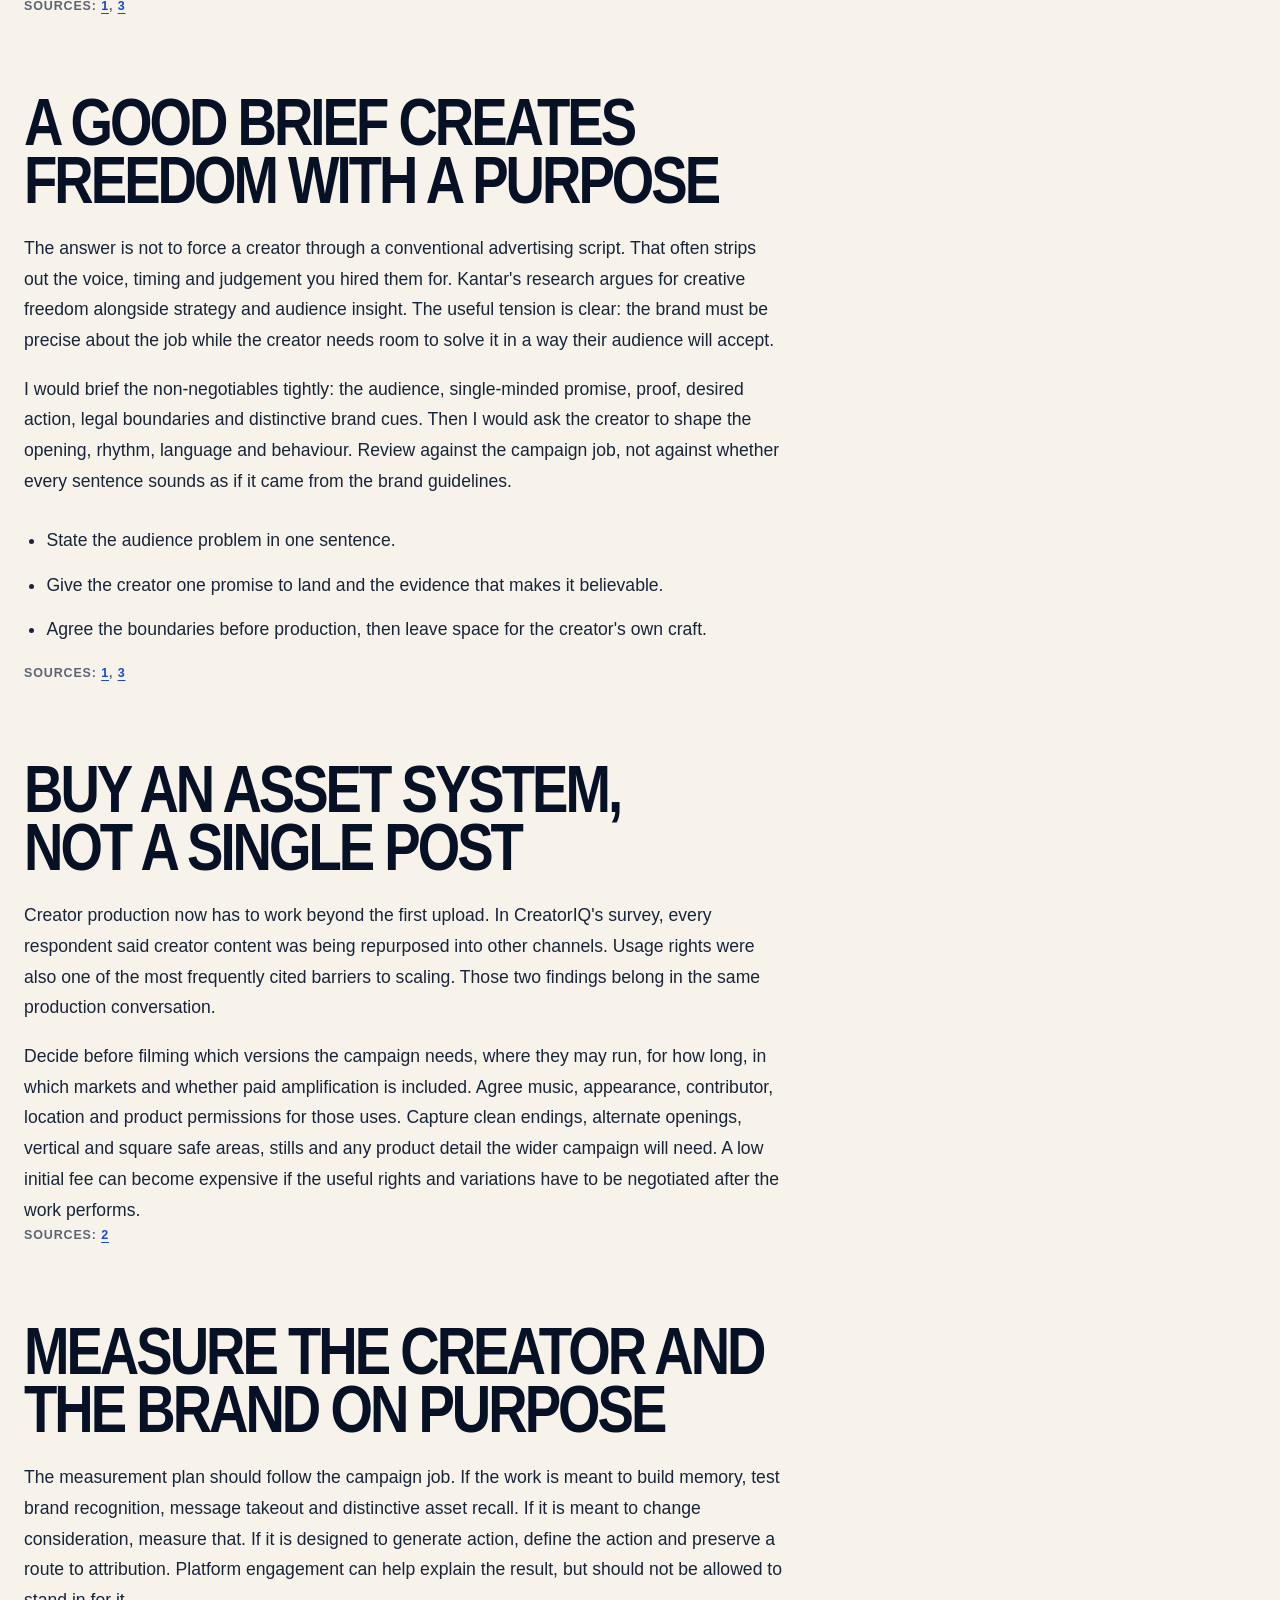
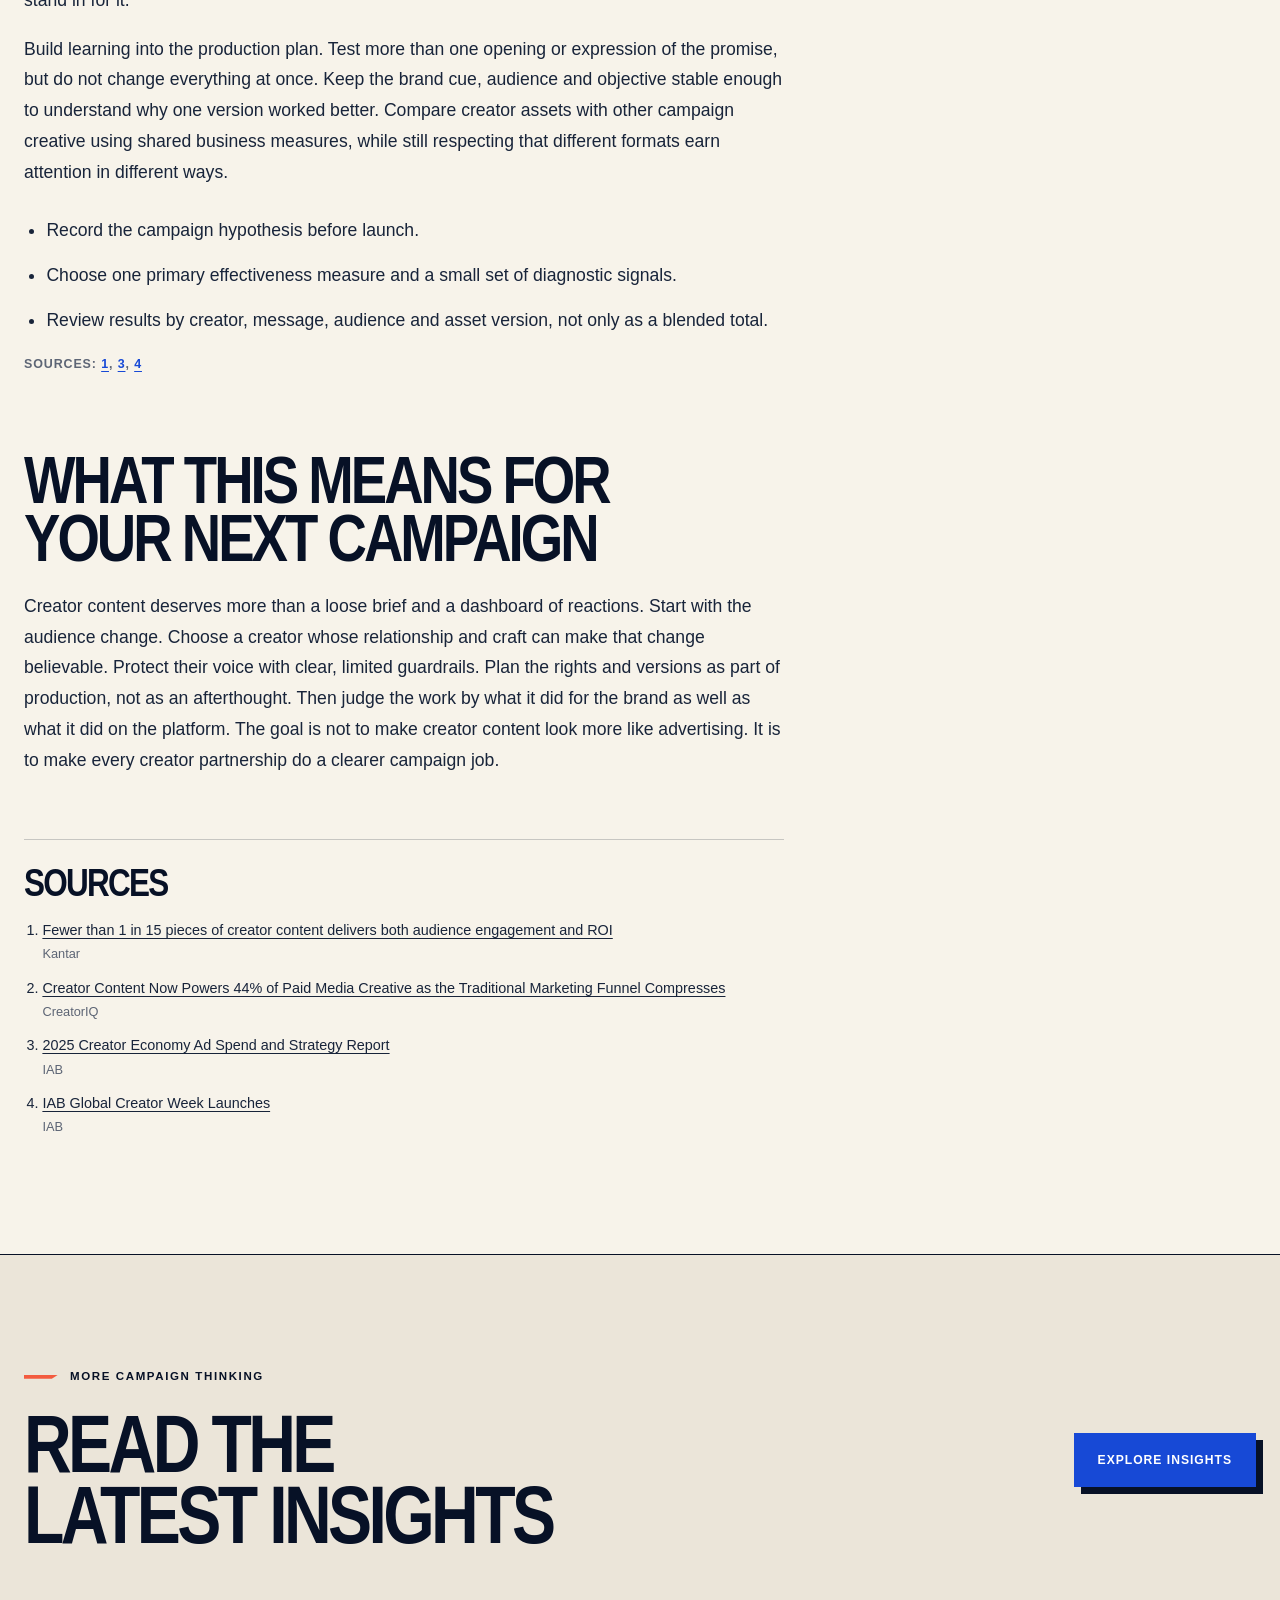
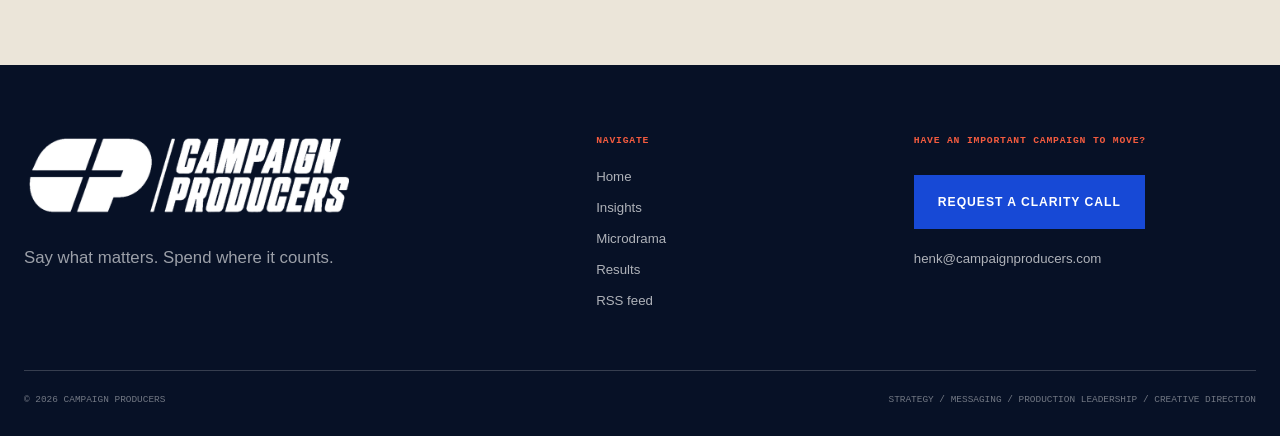
<file: insights/creator-content-brand-effect/index.html>
<!DOCTYPE html>
<html lang="en-GB">
<head>
<meta charset="utf-8"/>
<meta content="width=device-width, initial-scale=1" name="viewport"/>
<title>Creator content is not a shortcut to brand effect | Campaign Producers</title>
<meta content="Creator content can earn attention without building the brand. A practical briefing, rights and measurement framework for stronger campaign results." name="description"/>
<meta content="#F8F5EE" name="theme-color"/>
<link href="https://www.campaignproducers.com/insights/creator-content-brand-effect/" rel="canonical"/>
<link href="https://www.campaignproducers.com/rss.xml" rel="alternate" title="Campaign Producers Insights" type="application/rss+xml"/>
<meta content="Creator content is not a shortcut to brand effect" property="og:title"/>
<meta content="Creator work can win attention and still leave the brand behind. The answer is not tighter control. It is a clearer campaign job, better rights planning and measurement that goes beyond engagement." property="og:description"/>
<meta content="article" property="og:type"/>
<meta content="https://www.campaignproducers.com/insights/creator-content-brand-effect/" property="og:url"/>
<meta content="Campaign Producers" property="og:site_name"/>
<meta content="2026-07-28" property="article:published_time"/>
<meta content="Henk Pretorius" property="article:author"/>
<meta content="https://www.campaignproducers.com/assets/images/dazn-queensberry.jpg" property="og:image"/>
<meta content="Campaign Producers campaign work" property="og:image:alt"/>
<meta content="summary_large_image" name="twitter:card"/>
<meta content="Creator content is not a shortcut to brand effect" name="twitter:title"/>
<meta content="Creator work can win attention and still leave the brand behind. The answer is not tighter control. It is a clearer campaign job, better rights planning and measurement that goes beyond engagement." name="twitter:description"/>
<meta content="https://www.campaignproducers.com/assets/images/dazn-queensberry.jpg" name="twitter:image"/>
<link href="../../assets/images/campaign-producers-mark.png" rel="icon" type="image/png"/>
<link href="../../assets/css/styles.css" rel="stylesheet"/>
<link href="../../assets/css/insights.css" rel="stylesheet"/>
<script type="application/ld+json">{"@context":"https://schema.org","@type":"Article","headline":"Creator content is not a shortcut to brand effect","description":"Creator content can earn attention without building the brand. A practical briefing, rights and measurement framework for stronger campaign results.","datePublished":"2026-07-28","dateModified":"2026-07-28","mainEntityOfPage":"https://www.campaignproducers.com/insights/creator-content-brand-effect/","author":{"@type":"Person","name":"Henk Pretorius","url":"https://www.campaignproducers.com/#producer"},"publisher":{"@type":"Organization","name":"Campaign Producers","url":"https://www.campaignproducers.com/","logo":{"@type":"ImageObject","url":"https://www.campaignproducers.com/assets/images/campaign-producers-logo.png"}},"image":"https://www.campaignproducers.com/assets/images/dazn-queensberry.jpg"}</script>
</head>
<body>

<a class="skip-link" href="#article">Skip to article</a>
<header class="site-header" data-header="">
<div class="shell header-inner">
<a aria-label="Campaign Producers home" class="brand" href="/">
<img alt="Campaign Producers" src="../../assets/images/campaign-producers-logo.png"/>
</a>
<button aria-controls="site-nav" aria-expanded="false" aria-label="Toggle navigation" class="nav-toggle" data-nav-toggle="" type="button">
<span class="nav-toggle-label">Menu</span>
<span aria-hidden="true" class="nav-toggle-lines"><i></i><i></i></span>
</button>
<nav aria-label="Primary navigation" class="site-nav" data-nav="" id="site-nav">
<a href="/">Home</a>
<a href="/insights/">Insights</a>
<a href="/microdramas/">Microdrama</a>
<a href="/#proof">Results</a>
<a href="/#producer">Your producer</a>
<a class="button button-small button-primary" href="/#start">Request a clarity call</a>
</nav>
</div>
</header>
<main id="article">
<article>
<header class="article-hero">
<div class="shell article-hero-inner">
<div class="article-meta"><span>Creator effectiveness</span><time datetime="2026-07-28">28 July 2026</time><span>5 minute read</span></div>
<h1>Creator content is not a shortcut to brand effect</h1>
<p class="article-standfirst">Creator work can win attention and still leave the brand behind. The answer is not tighter control. It is a clearer campaign job, better rights planning and measurement that goes beyond engagement.</p>
<div class="article-byline"><span>By <a href="/#producer" rel="author">Henk Pretorius</a></span><span>Founder / Campaign Producer</span></div>
</div>
</header>
<div class="section-pad">
<div class="shell article-layout">
<div class="article-body">
<p>Creator content is moving from the edge of the media plan into the centre of it. That makes sense. A good creator can hold attention, speak in the language of a community and make a brand feel present rather than placed. But more creator content does not automatically mean more brand effect.</p>
<p>The uncomfortable evidence is that attention and effectiveness can separate. Kantar analysed more than 15,000 branded creator assets across TikTok, YouTube Shorts and Instagram. Only 6 per cent delivered both strong platform engagement and strong brand-building potential. That is not an argument against creators. It is an argument against treating engagement as the result.</p>
<div class="article-pullquote">Give the creator a precise campaign job and genuine creative room, then measure what changed for the brand, not only what happened on the platform.</div>

<h2>THE CHANNEL HAS GROWN FASTER THAN THE DISCIPLINE</h2>
<p>Creator advertising is now a serious line in the plan. IAB projected US creator advertising spend to reach $44 billion in 2026, and on 23 July launched a global initiative focused on standards, measurement, governance and professional practice across 17 markets. The industry is no longer asking whether creators belong. It is working out how to use them with the discipline expected of any other major channel.</p>
<p>A CreatorIQ survey of 100 marketing leaders in the United States and United Kingdom found that creator content represented 44 per cent of paid media creative assets on average in its sample. The number is useful as a signal of direction, not a universal benchmark. More important is what follows: when creator assets travel into paid social, websites, retail and commerce, the production decision becomes much bigger than one creator post.</p>

<p class="section-citations">Sources: <a href="#source-2">2</a>, <a href="#source-3">3</a>, <a href="#source-4">4</a></p>

<h2>ENGAGEMENT IS A SIGNAL, NOT THE CAMPAIGN RESULT</h2>
<p>A view, like or comment tells you that something happened on a platform. It does not tell you whether the right audience noticed the brand, understood the promise, remembered the distinctive asset or became more likely to act. The platform result and the commercial result can support each other, but they are not the same thing.</p>
<p>This is where teams can confuse a creator&#039;s popularity with a campaign idea. A familiar face may produce a strong response from an existing audience while the brand remains interchangeable. Before approving the talent or format, define the audience change: what should people know, feel or do, and what must they connect specifically to this brand?</p>
<ul><li>Set one primary brand outcome before choosing the creator.</li><li>Separate platform response, brand effect and commercial action in the measurement plan.</li><li>Check whether the idea would still be recognisably yours if another logo replaced yours.</li></ul>
<p class="section-citations">Sources: <a href="#source-1">1</a>, <a href="#source-3">3</a></p>

<h2>A GOOD BRIEF CREATES FREEDOM WITH A PURPOSE</h2>
<p>The answer is not to force a creator through a conventional advertising script. That often strips out the voice, timing and judgement you hired them for. Kantar&#039;s research argues for creative freedom alongside strategy and audience insight. The useful tension is clear: the brand must be precise about the job while the creator needs room to solve it in a way their audience will accept.</p>
<p>I would brief the non-negotiables tightly: the audience, single-minded promise, proof, desired action, legal boundaries and distinctive brand cues. Then I would ask the creator to shape the opening, rhythm, language and behaviour. Review against the campaign job, not against whether every sentence sounds as if it came from the brand guidelines.</p>
<ul><li>State the audience problem in one sentence.</li><li>Give the creator one promise to land and the evidence that makes it believable.</li><li>Agree the boundaries before production, then leave space for the creator&#039;s own craft.</li></ul>
<p class="section-citations">Sources: <a href="#source-1">1</a>, <a href="#source-3">3</a></p>

<h2>BUY AN ASSET SYSTEM, NOT A SINGLE POST</h2>
<p>Creator production now has to work beyond the first upload. In CreatorIQ&#039;s survey, every respondent said creator content was being repurposed into other channels. Usage rights were also one of the most frequently cited barriers to scaling. Those two findings belong in the same production conversation.</p>
<p>Decide before filming which versions the campaign needs, where they may run, for how long, in which markets and whether paid amplification is included. Agree music, appearance, contributor, location and product permissions for those uses. Capture clean endings, alternate openings, vertical and square safe areas, stills and any product detail the wider campaign will need. A low initial fee can become expensive if the useful rights and variations have to be negotiated after the work performs.</p>

<p class="section-citations">Sources: <a href="#source-2">2</a></p>

<h2>MEASURE THE CREATOR AND THE BRAND ON PURPOSE</h2>
<p>The measurement plan should follow the campaign job. If the work is meant to build memory, test brand recognition, message takeout and distinctive asset recall. If it is meant to change consideration, measure that. If it is designed to generate action, define the action and preserve a route to attribution. Platform engagement can help explain the result, but should not be allowed to stand in for it.</p>
<p>Build learning into the production plan. Test more than one opening or expression of the promise, but do not change everything at once. Keep the brand cue, audience and objective stable enough to understand why one version worked better. Compare creator assets with other campaign creative using shared business measures, while still respecting that different formats earn attention in different ways.</p>
<ul><li>Record the campaign hypothesis before launch.</li><li>Choose one primary effectiveness measure and a small set of diagnostic signals.</li><li>Review results by creator, message, audience and asset version, not only as a blended total.</li></ul>
<p class="section-citations">Sources: <a href="#source-1">1</a>, <a href="#source-3">3</a>, <a href="#source-4">4</a></p>
<h2>WHAT THIS MEANS FOR YOUR NEXT CAMPAIGN</h2>
<p>Creator content deserves more than a loose brief and a dashboard of reactions. Start with the audience change. Choose a creator whose relationship and craft can make that change believable. Protect their voice with clear, limited guardrails. Plan the rights and versions as part of production, not as an afterthought. Then judge the work by what it did for the brand as well as what it did on the platform. The goal is not to make creator content look more like advertising. It is to make every creator partnership do a clearer campaign job.</p>
<section class="article-sources" aria-labelledby="sources-title">
<h2 id="sources-title">Sources</h2>
<ol>
<li id="source-1"><a href="https://www.kantar.com/press-center/fewer-than-1-in-15-pieces-of-creator-content-delivers-both-audience-engagement-and-roi" rel="noopener noreferrer" target="_blank">Fewer than 1 in 15 pieces of creator content delivers both audience engagement and ROI</a> <span>Kantar</span></li>
<li id="source-2"><a href="https://www.creatoriq.com/press/releases/creator-powered-funnel-report-2026" rel="noopener noreferrer" target="_blank">Creator Content Now Powers 44% of Paid Media Creative as the Traditional Marketing Funnel Compresses</a> <span>CreatorIQ</span></li>
<li id="source-3"><a href="https://www.iab.com/insights/2025-creator-economy-ad-spend-strategy-report/" rel="noopener noreferrer" target="_blank">2025 Creator Economy Ad Spend and Strategy Report</a> <span>IAB</span></li>
<li id="source-4"><a href="https://www.iab.com/news/iab-global-creator-week-launches/" rel="noopener noreferrer" target="_blank">IAB Global Creator Week Launches</a> <span>IAB</span></li></ol>
</section>
</div>
<aside class="article-aside" aria-label="Campaign Producers perspective">
<span>The decision in one line</span>
<p>Give the creator a precise campaign job and genuine creative room, then measure what changed for the brand, not only what happened on the platform.</p>
<a class="button button-primary" href="/#start">Discuss your campaign</a>
</aside>
</div>
</div>
</article>
<section class="article-next section-pad">
<div class="shell article-next-inner">
<div><p class="eyebrow"><span></span>More campaign thinking</p><h2>READ THE LATEST INSIGHTS</h2></div>
<a class="button button-primary" href="/insights/">Explore insights</a>
</div>
</section>
</main>

<footer class="site-footer">
<div class="shell footer-grid">
<div class="footer-brand">
<img alt="Campaign Producers" src="../../assets/images/campaign-producers-logo.png"/>
<p>Say what matters. Spend where it counts.</p>
</div>
<div class="footer-links">
<span>Navigate</span>
<a href="/">Home</a>
<a href="/insights/">Insights</a>
<a href="/microdramas/">Microdrama</a>
<a href="/#proof">Results</a>
<a href="/rss.xml">RSS feed</a>
</div>
<div class="footer-action">
<span>Have an important campaign to move?</span>
<a class="button button-primary" href="/#start">Request a clarity call</a>
<a class="footer-email" href="mailto:henk@campaignproducers.com">henk@campaignproducers.com</a>
</div>
</div>
<div class="shell footer-bottom">
<span>© <span data-year="">2026</span> Campaign Producers</span>
<span>Strategy / Messaging / Production leadership / Creative direction</span>
</div>
</footer>
<script defer="" src="../../assets/js/site.js"></script>
</body>
</html>
</file>
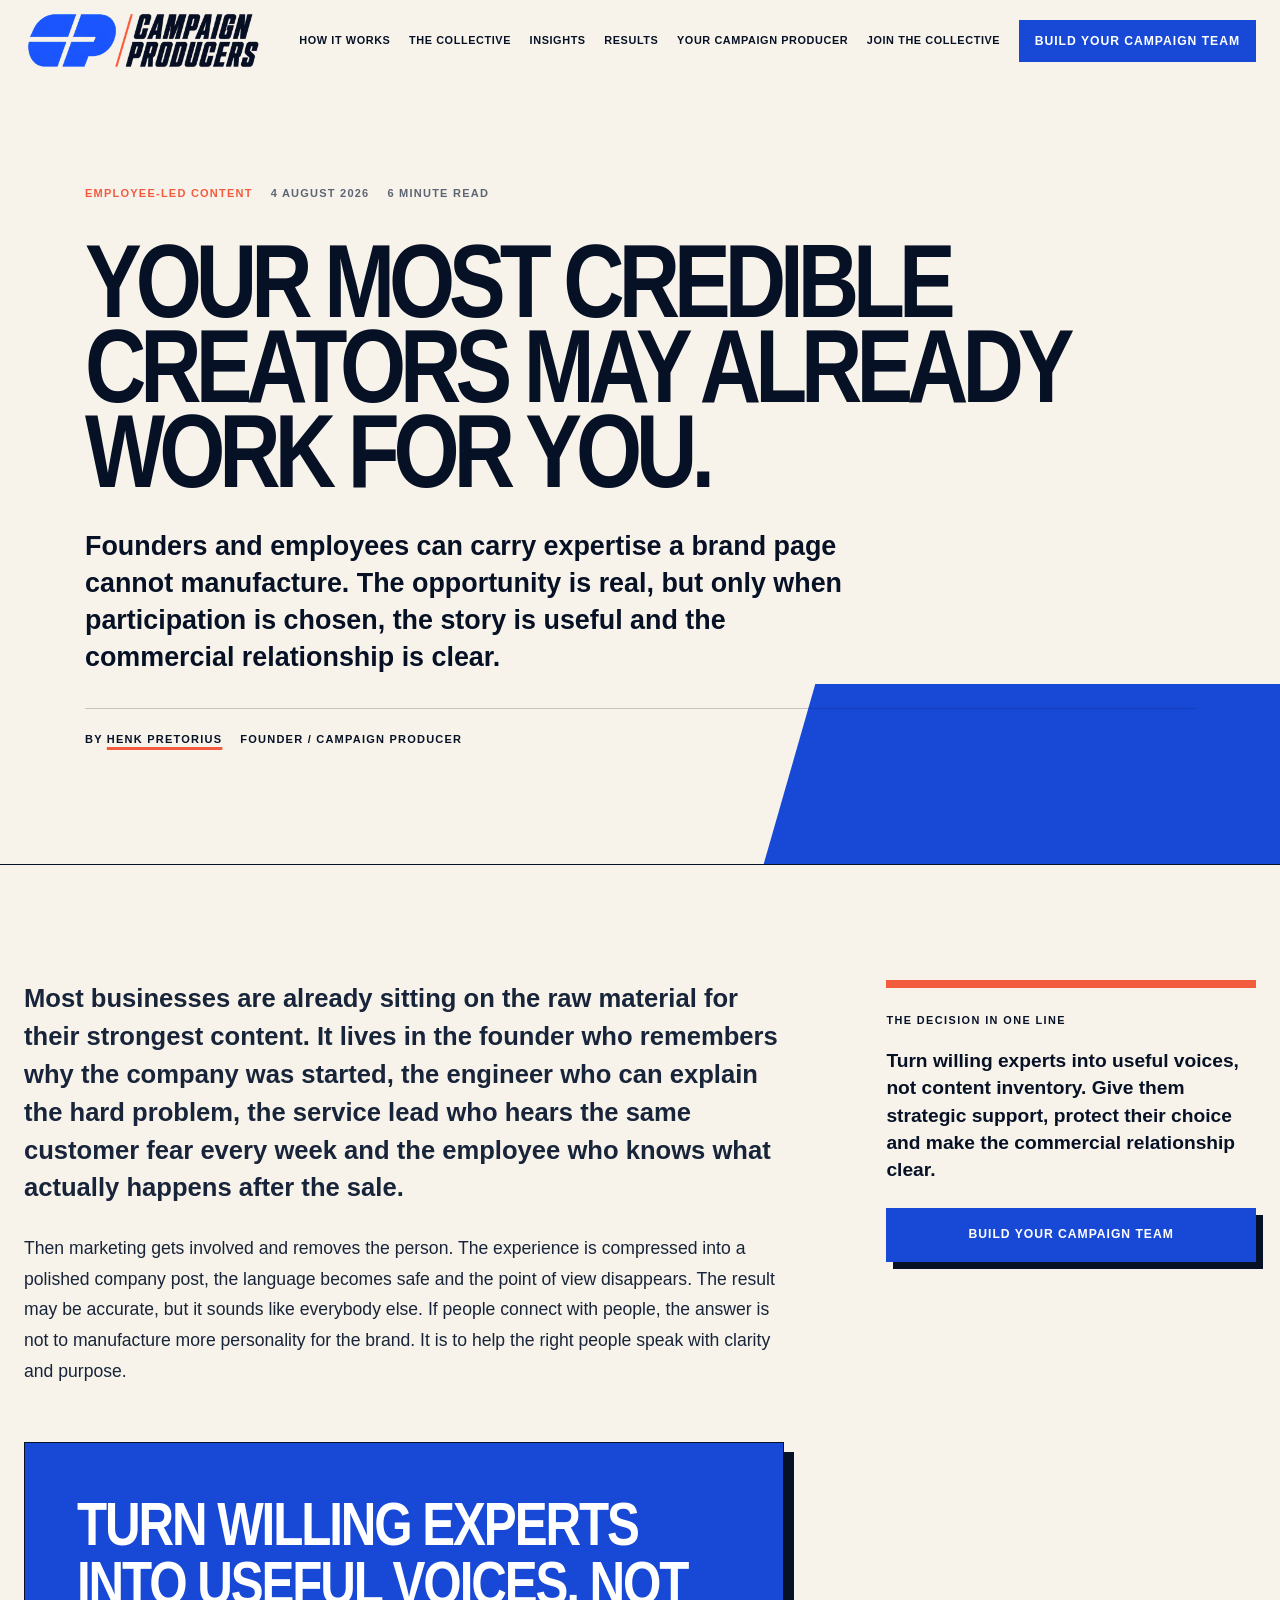
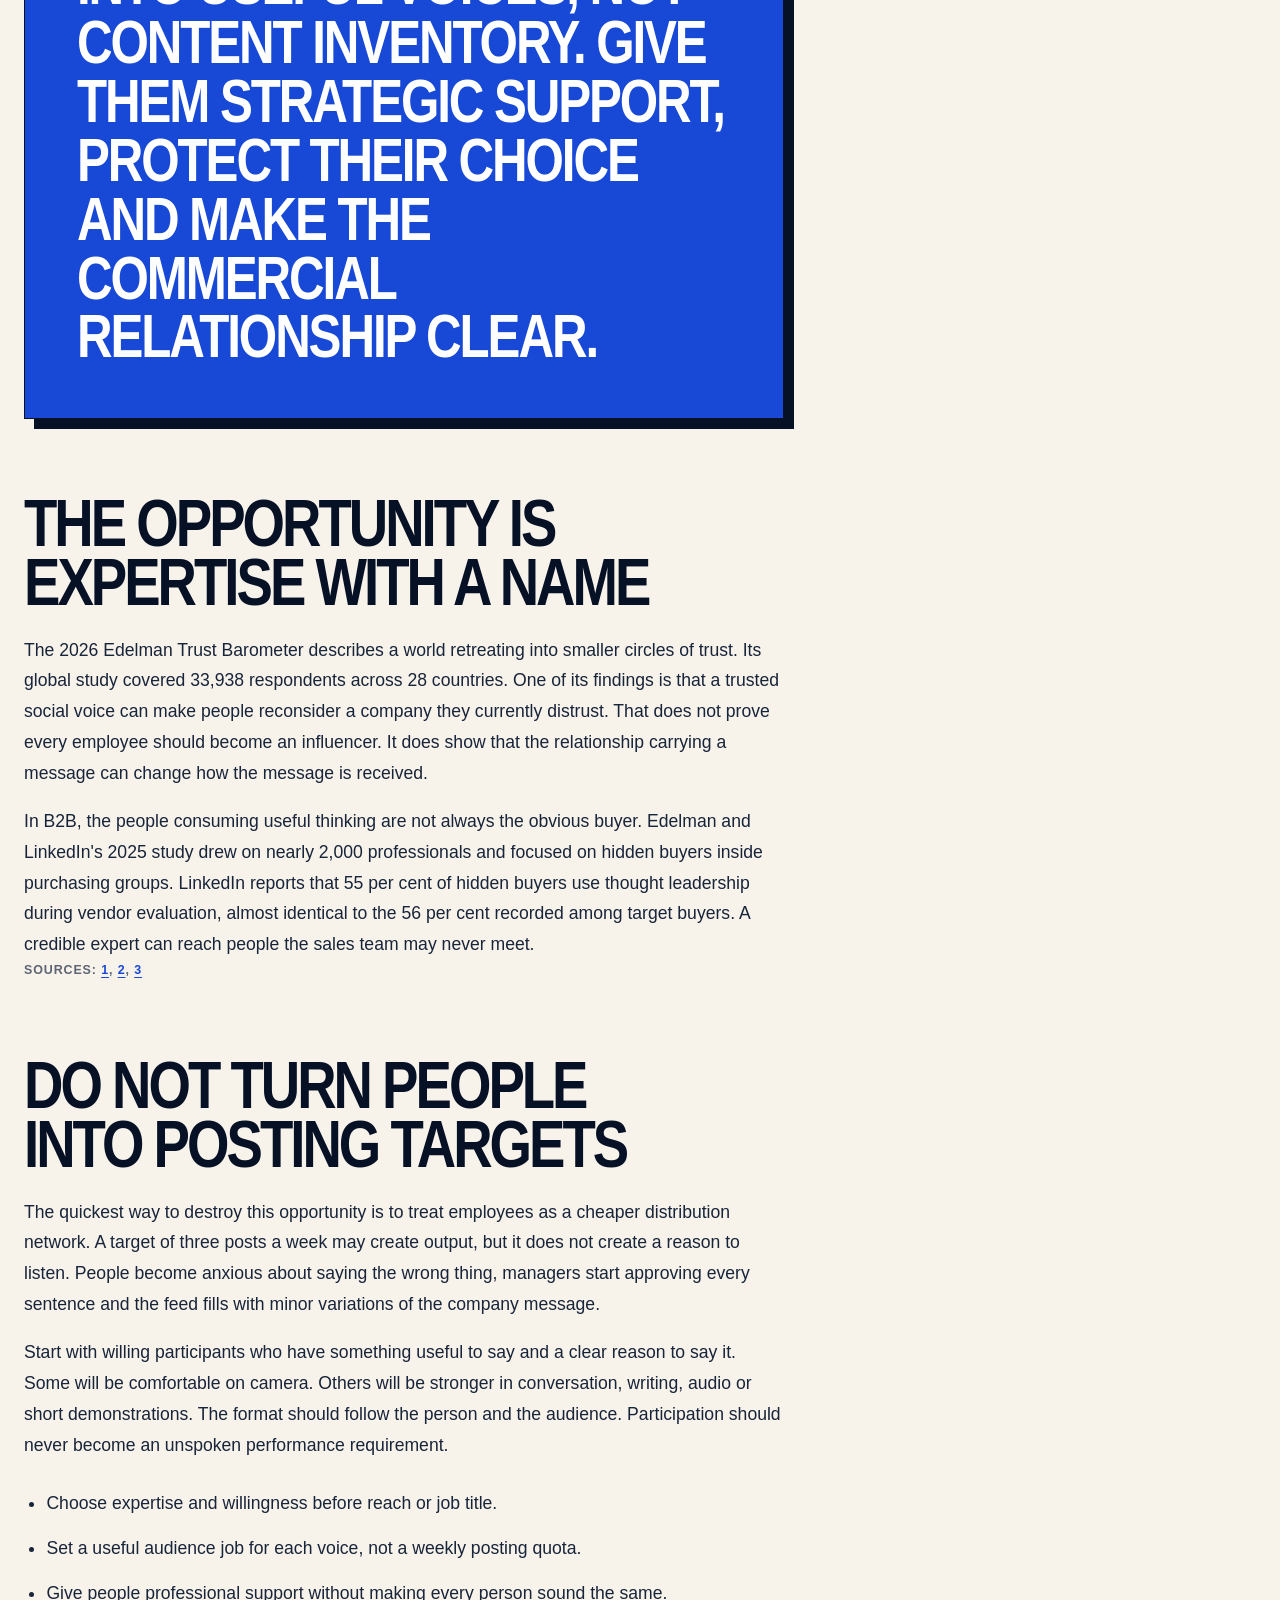
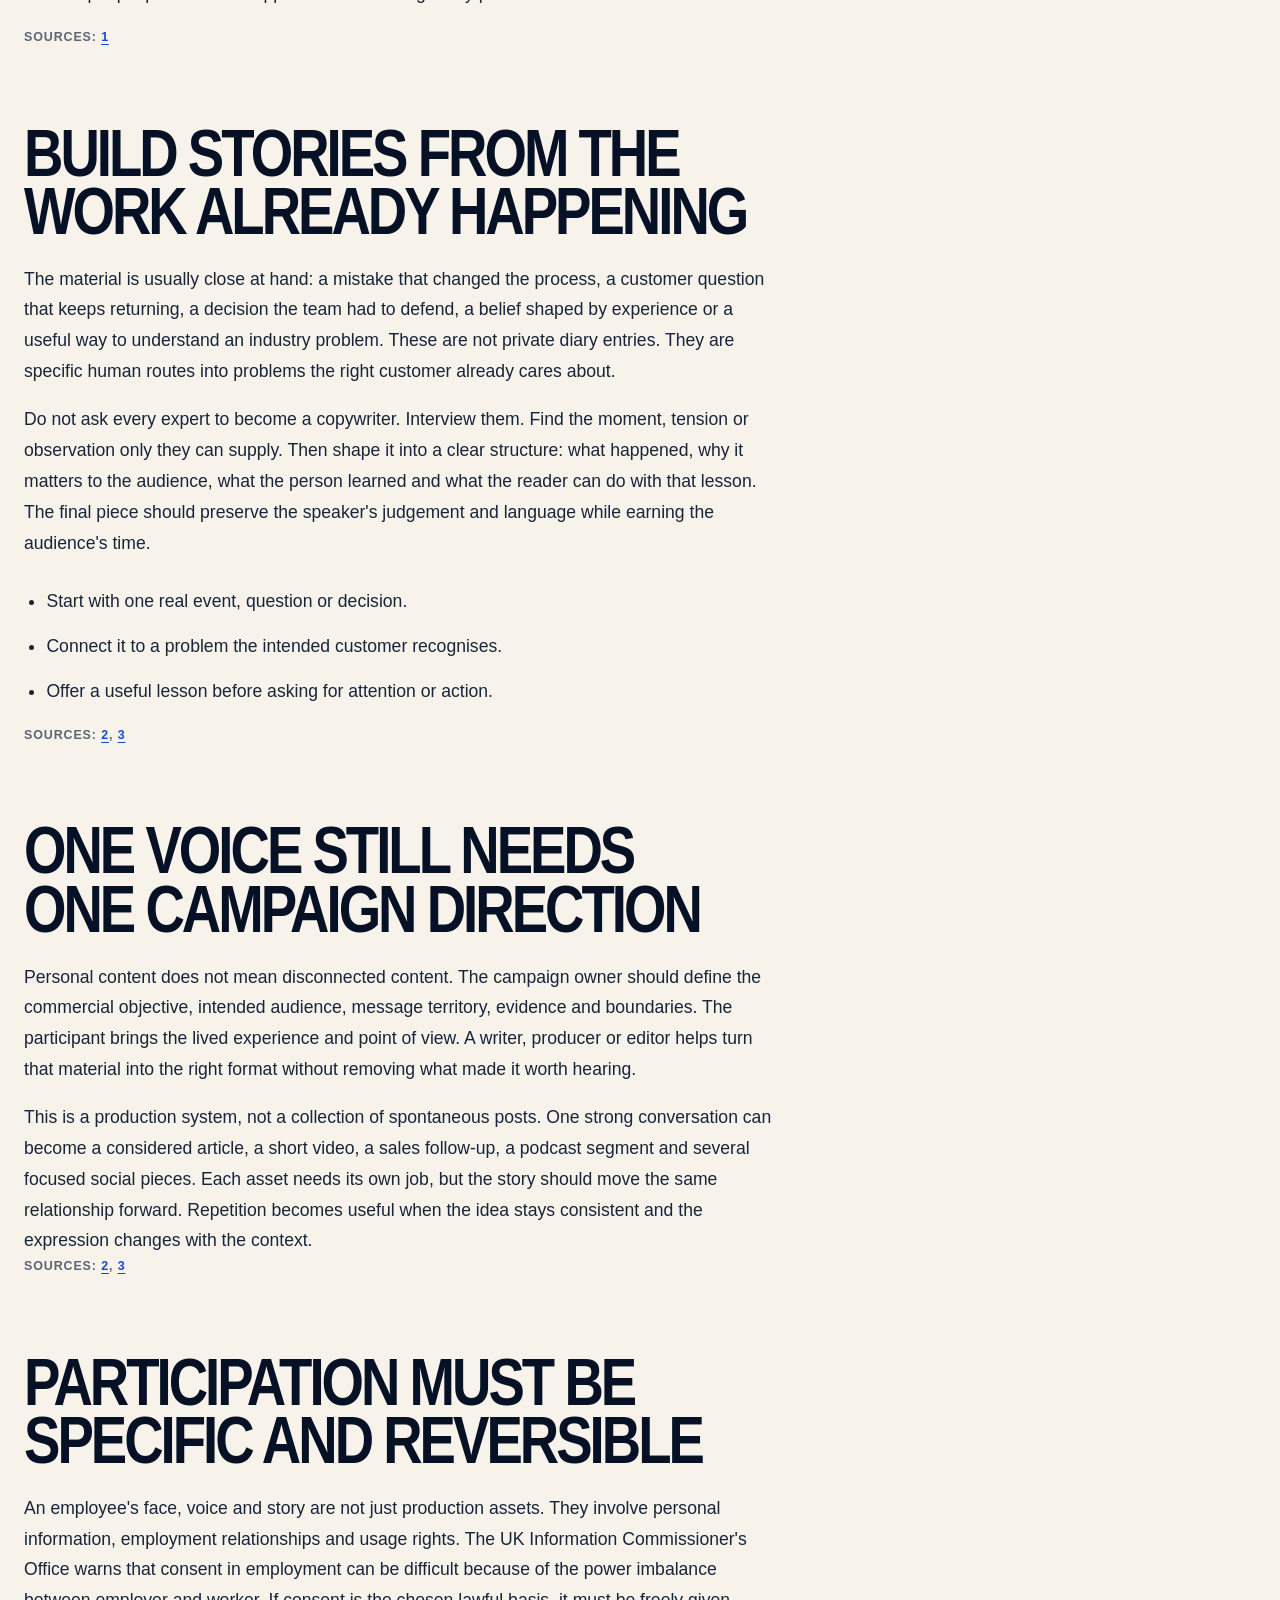
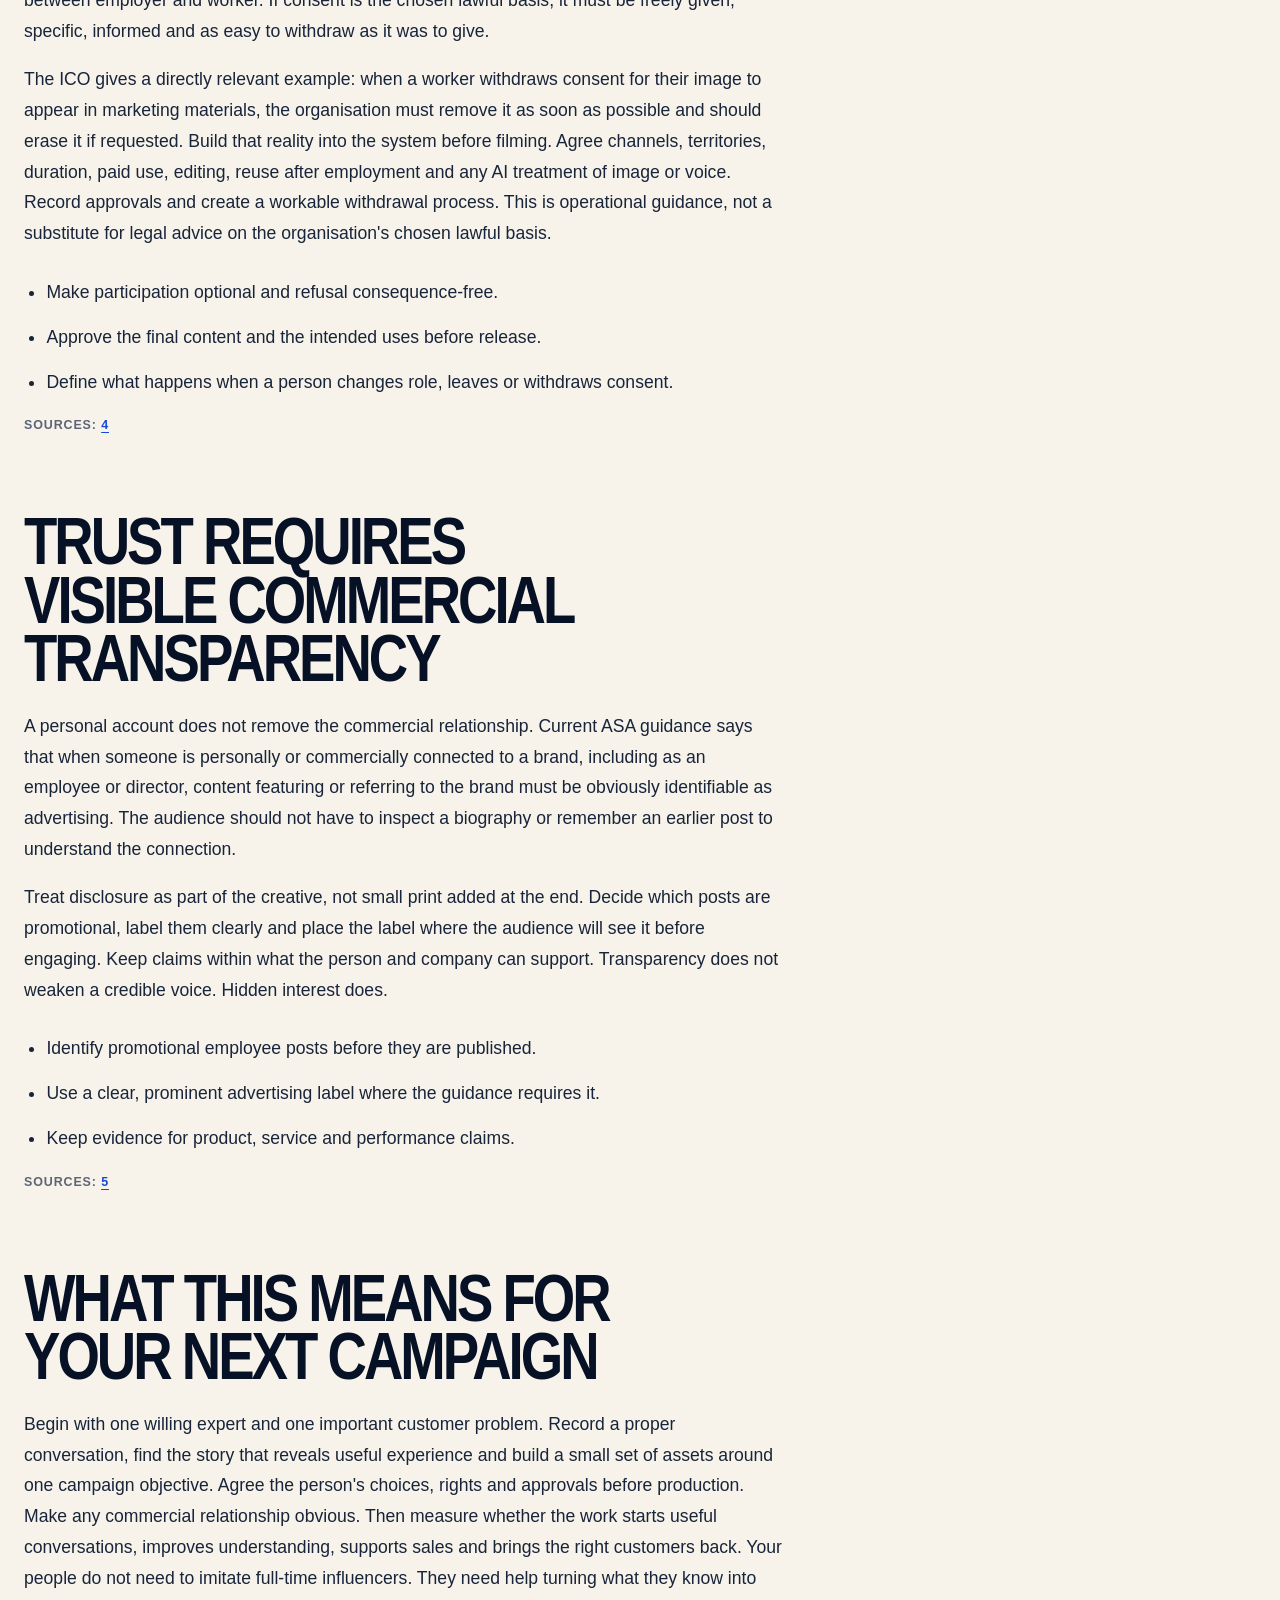
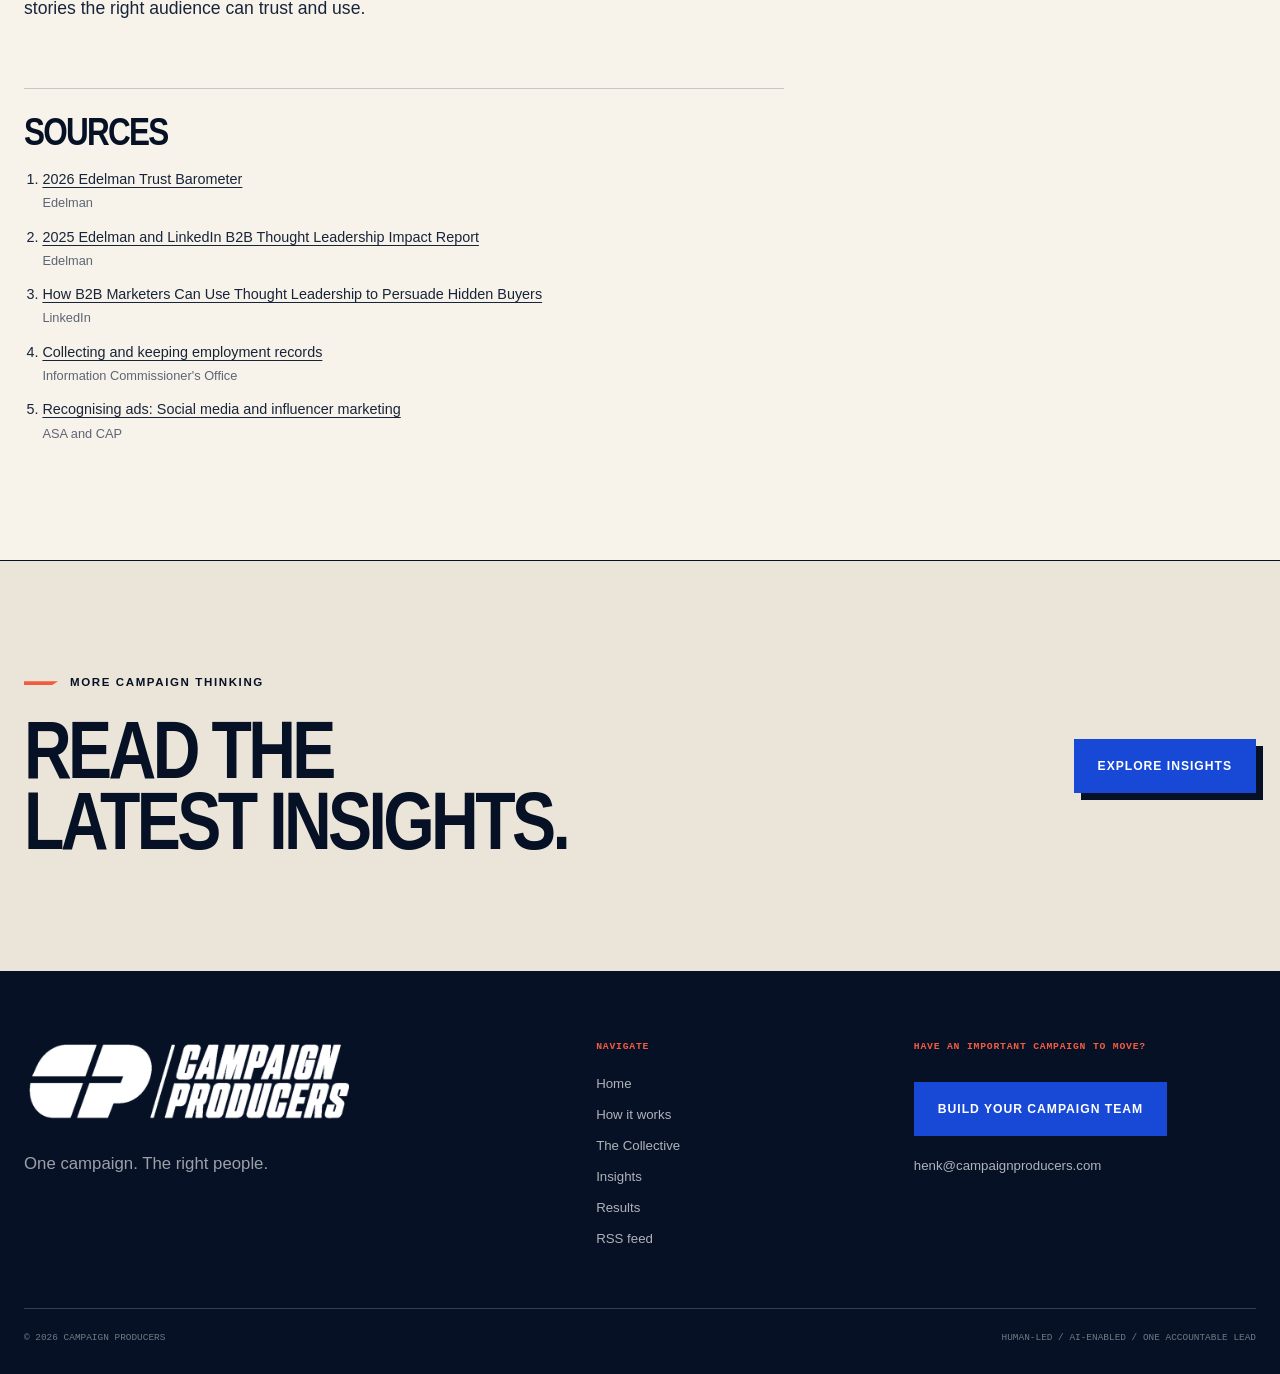
<file: insights/employee-creators-trusted-voices/index.html>
<!doctype html>
<html lang="en-GB">
<head>
<meta charset="utf-8">
<meta content="width=device-width, initial-scale=1" name="viewport">
<title>Your most credible creators may already work for you. | Campaign Producers</title>
<meta content="A practical system for turning willing founders and employees into trusted company voices without sacrificing expertise, consent or transparency." name="description">
<meta content="#f7f3ea" name="theme-color">
<link href="https://www.campaignproducers.com/insights/employee-creators-trusted-voices/" rel="canonical">
<link href="https://www.campaignproducers.com/rss.xml" rel="alternate" title="Campaign Producers Insights" type="application/rss+xml">
<meta content="Your most credible creators may already work for you." property="og:title">
<meta content="Founders and employees can carry expertise a brand page cannot manufacture. The opportunity is real, but only when participation is chosen, the story is useful and the commercial relationship is clear." property="og:description">
<meta content="article" property="og:type">
<meta content="https://www.campaignproducers.com/insights/employee-creators-trusted-voices/" property="og:url">
<meta content="Campaign Producers" property="og:site_name">
<meta content="2026-08-04" property="article:published_time">
<meta content="Henk Pretorius" property="article:author">
<meta content="https://www.campaignproducers.com/og.png" property="og:image">
<meta content="Campaign Producers: One campaign. The right people." property="og:image:alt">
<meta content="summary_large_image" name="twitter:card">
<meta content="Your most credible creators may already work for you." name="twitter:title">
<meta content="Founders and employees can carry expertise a brand page cannot manufacture. The opportunity is real, but only when participation is chosen, the story is useful and the commercial relationship is clear." name="twitter:description">
<meta content="https://www.campaignproducers.com/og.png" name="twitter:image">
<link href="/assets/images/campaign-producers-mark.png" rel="icon" type="image/png">
<link href="/assets/css/styles.css?v=20260729-2" rel="stylesheet">
<link href="/assets/css/insights.css?v=20260729-2" rel="stylesheet">
<script type="application/ld+json">{"@context":"https://schema.org","@type":"Article","headline":"Your most credible creators may already work for you.","description":"A practical system for turning willing founders and employees into trusted company voices without sacrificing expertise, consent or transparency.","datePublished":"2026-08-04","dateModified":"2026-08-04","mainEntityOfPage":"https://www.campaignproducers.com/insights/employee-creators-trusted-voices/","author":{"@type":"Person","name":"Henk Pretorius","url":"https://www.campaignproducers.com/#producer"},"publisher":{"@type":"Organization","name":"Campaign Producers","url":"https://www.campaignproducers.com/","logo":{"@type":"ImageObject","url":"https://www.campaignproducers.com/assets/images/campaign-producers-logo.png"}},"image":"https://www.campaignproducers.com/og.png"}</script>
</head>
<body>

<a class="skip-link" href="#article">Skip to article</a>
<header class="site-header" data-header>
<div class="shell header-inner">
<a aria-label="Campaign Producers home" class="brand" href="/">
<img alt="Campaign Producers" height="208" src="/assets/images/campaign-producers-logo.png" width="800">
</a>
<button aria-controls="site-nav" aria-expanded="false" aria-label="Open navigation" class="nav-toggle" data-nav-toggle type="button">
<span class="nav-toggle-label">Menu</span>
<span aria-hidden="true" class="nav-toggle-lines"><i></i><i></i></span>
</button>
<nav aria-label="Primary navigation" class="site-nav" data-nav id="site-nav">
<a href="/#process">How it works</a>
<a href="/#collective">The Collective</a>
<a href="/insights/">Insights</a>
<a href="/#proof">Results</a>
<a href="/#producer">Your Campaign Producer</a>
<a href="/#join">Join the Collective</a>
<a class="button button-small button-primary" href="/#start">Build Your Campaign Team</a>
</nav>
</div>
</header>
<main id="article">
<article>
<header class="article-hero">
<div class="shell article-hero-inner">
<div class="article-meta"><span>Employee-led content</span><time datetime="2026-08-04">4 August 2026</time><span>6 minute read</span></div>
<h1>Your most credible creators may already work for you.</h1>
<p class="article-standfirst">Founders and employees can carry expertise a brand page cannot manufacture. The opportunity is real, but only when participation is chosen, the story is useful and the commercial relationship is clear.</p>
<div class="article-byline"><span>By <a href="/#producer" rel="author">Henk Pretorius</a></span><span>Founder / Campaign Producer</span></div>
</div>
</header>
<div class="section-pad">
<div class="shell article-layout">
<div class="article-body">
<p>Most businesses are already sitting on the raw material for their strongest content. It lives in the founder who remembers why the company was started, the engineer who can explain the hard problem, the service lead who hears the same customer fear every week and the employee who knows what actually happens after the sale.</p>
<p>Then marketing gets involved and removes the person. The experience is compressed into a polished company post, the language becomes safe and the point of view disappears. The result may be accurate, but it sounds like everybody else. If people connect with people, the answer is not to manufacture more personality for the brand. It is to help the right people speak with clarity and purpose.</p>
<div class="article-pullquote">Turn willing experts into useful voices, not content inventory. Give them strategic support, protect their choice and make the commercial relationship clear.</div>

<h2>The opportunity is expertise with a name</h2>
<p>The 2026 Edelman Trust Barometer describes a world retreating into smaller circles of trust. Its global study covered 33,938 respondents across 28 countries. One of its findings is that a trusted social voice can make people reconsider a company they currently distrust. That does not prove every employee should become an influencer. It does show that the relationship carrying a message can change how the message is received.</p>
<p>In B2B, the people consuming useful thinking are not always the obvious buyer. Edelman and LinkedIn&#039;s 2025 study drew on nearly 2,000 professionals and focused on hidden buyers inside purchasing groups. LinkedIn reports that 55 per cent of hidden buyers use thought leadership during vendor evaluation, almost identical to the 56 per cent recorded among target buyers. A credible expert can reach people the sales team may never meet.</p>

<p class="section-citations">Sources: <a href="#source-1">1</a>, <a href="#source-2">2</a>, <a href="#source-3">3</a></p>

<h2>Do not turn people into posting targets</h2>
<p>The quickest way to destroy this opportunity is to treat employees as a cheaper distribution network. A target of three posts a week may create output, but it does not create a reason to listen. People become anxious about saying the wrong thing, managers start approving every sentence and the feed fills with minor variations of the company message.</p>
<p>Start with willing participants who have something useful to say and a clear reason to say it. Some will be comfortable on camera. Others will be stronger in conversation, writing, audio or short demonstrations. The format should follow the person and the audience. Participation should never become an unspoken performance requirement.</p>
<ul><li>Choose expertise and willingness before reach or job title.</li><li>Set a useful audience job for each voice, not a weekly posting quota.</li><li>Give people professional support without making every person sound the same.</li></ul>
<p class="section-citations">Sources: <a href="#source-1">1</a></p>

<h2>Build stories from the work already happening</h2>
<p>The material is usually close at hand: a mistake that changed the process, a customer question that keeps returning, a decision the team had to defend, a belief shaped by experience or a useful way to understand an industry problem. These are not private diary entries. They are specific human routes into problems the right customer already cares about.</p>
<p>Do not ask every expert to become a copywriter. Interview them. Find the moment, tension or observation only they can supply. Then shape it into a clear structure: what happened, why it matters to the audience, what the person learned and what the reader can do with that lesson. The final piece should preserve the speaker&#039;s judgement and language while earning the audience&#039;s time.</p>
<ul><li>Start with one real event, question or decision.</li><li>Connect it to a problem the intended customer recognises.</li><li>Offer a useful lesson before asking for attention or action.</li></ul>
<p class="section-citations">Sources: <a href="#source-2">2</a>, <a href="#source-3">3</a></p>

<h2>One voice still needs one campaign direction</h2>
<p>Personal content does not mean disconnected content. The campaign owner should define the commercial objective, intended audience, message territory, evidence and boundaries. The participant brings the lived experience and point of view. A writer, producer or editor helps turn that material into the right format without removing what made it worth hearing.</p>
<p>This is a production system, not a collection of spontaneous posts. One strong conversation can become a considered article, a short video, a sales follow-up, a podcast segment and several focused social pieces. Each asset needs its own job, but the story should move the same relationship forward. Repetition becomes useful when the idea stays consistent and the expression changes with the context.</p>

<p class="section-citations">Sources: <a href="#source-2">2</a>, <a href="#source-3">3</a></p>

<h2>Participation must be specific and reversible</h2>
<p>An employee&#039;s face, voice and story are not just production assets. They involve personal information, employment relationships and usage rights. The UK Information Commissioner&#039;s Office warns that consent in employment can be difficult because of the power imbalance between employer and worker. If consent is the chosen lawful basis, it must be freely given, specific, informed and as easy to withdraw as it was to give.</p>
<p>The ICO gives a directly relevant example: when a worker withdraws consent for their image to appear in marketing materials, the organisation must remove it as soon as possible and should erase it if requested. Build that reality into the system before filming. Agree channels, territories, duration, paid use, editing, reuse after employment and any AI treatment of image or voice. Record approvals and create a workable withdrawal process. This is operational guidance, not a substitute for legal advice on the organisation&#039;s chosen lawful basis.</p>
<ul><li>Make participation optional and refusal consequence-free.</li><li>Approve the final content and the intended uses before release.</li><li>Define what happens when a person changes role, leaves or withdraws consent.</li></ul>
<p class="section-citations">Sources: <a href="#source-4">4</a></p>

<h2>Trust requires visible commercial transparency</h2>
<p>A personal account does not remove the commercial relationship. Current ASA guidance says that when someone is personally or commercially connected to a brand, including as an employee or director, content featuring or referring to the brand must be obviously identifiable as advertising. The audience should not have to inspect a biography or remember an earlier post to understand the connection.</p>
<p>Treat disclosure as part of the creative, not small print added at the end. Decide which posts are promotional, label them clearly and place the label where the audience will see it before engaging. Keep claims within what the person and company can support. Transparency does not weaken a credible voice. Hidden interest does.</p>
<ul><li>Identify promotional employee posts before they are published.</li><li>Use a clear, prominent advertising label where the guidance requires it.</li><li>Keep evidence for product, service and performance claims.</li></ul>
<p class="section-citations">Sources: <a href="#source-5">5</a></p>
<h2>What this means for your next campaign</h2>
<p>Begin with one willing expert and one important customer problem. Record a proper conversation, find the story that reveals useful experience and build a small set of assets around one campaign objective. Agree the person&#039;s choices, rights and approvals before production. Make any commercial relationship obvious. Then measure whether the work starts useful conversations, improves understanding, supports sales and brings the right customers back. Your people do not need to imitate full-time influencers. They need help turning what they know into stories the right audience can trust and use.</p>
<section class="article-sources" aria-labelledby="sources-title">
<h2 id="sources-title">Sources</h2>
<ol>
<li id="source-1"><a href="https://www.edelman.com/trust/2026/trust-barometer" rel="noopener noreferrer" target="_blank">2026 Edelman Trust Barometer</a> <span>Edelman</span></li>
<li id="source-2"><a href="https://www.edelman.com/expertise/Business-Marketing/2025-b2b-thought-leadership-report" rel="noopener noreferrer" target="_blank">2025 Edelman and LinkedIn B2B Thought Leadership Impact Report</a> <span>Edelman</span></li>
<li id="source-3"><a href="https://www.linkedin.com/business/marketing/blog/research-and-insights/b2b-thought-leadership-influence-hidden-buyers" rel="noopener noreferrer" target="_blank">How B2B Marketers Can Use Thought Leadership to Persuade Hidden Buyers</a> <span>LinkedIn</span></li>
<li id="source-4"><a href="https://ico.org.uk/for-organisations/uk-gdpr-guidance-and-resources/employment/employment-practices-and-data-protection-keeping-employment-records/collecting-and-keeping-employment-records/" rel="noopener noreferrer" target="_blank">Collecting and keeping employment records</a> <span>Information Commissioner&#039;s Office</span></li>
<li id="source-5"><a href="https://www.asa.org.uk/advice-online/recognising-ads-social-media.html" rel="noopener noreferrer" target="_blank">Recognising ads: Social media and influencer marketing</a> <span>ASA and CAP</span></li></ol>
</section>
</div>
<aside class="article-aside" aria-label="Campaign Producers perspective">
<span>The decision in one line</span>
<p>Turn willing experts into useful voices, not content inventory. Give them strategic support, protect their choice and make the commercial relationship clear.</p>
<a class="button button-primary" href="/#start">Build Your Campaign Team</a>
</aside>
</div>
</div>
</article>
<section class="article-next section-pad">
<div class="shell article-next-inner">
<div><p class="eyebrow"><span></span>More campaign thinking</p><h2>Read the latest insights.</h2></div>
<a class="button button-primary" href="/insights/">Explore Insights</a>
</div>
</section>
</main>

<footer class="site-footer">
<div class="shell footer-grid">
<div class="footer-brand">
<img alt="Campaign Producers" height="208" src="/assets/images/campaign-producers-logo.png" width="800">
<p>One campaign. The right people.</p>
</div>
<div class="footer-links">
<span>Navigate</span>
<a href="/">Home</a>
<a href="/#process">How it works</a>
<a href="/#collective">The Collective</a>
<a href="/insights/">Insights</a>
<a href="/#proof">Results</a>
<a href="/rss.xml">RSS feed</a>
</div>
<div class="footer-action">
<span>Have an important campaign to move?</span>
<a class="button button-primary" href="/#start">Build Your Campaign Team</a>
<a class="footer-email" href="mailto:henk@campaignproducers.com">henk@campaignproducers.com</a>
</div>
</div>
<div class="shell footer-bottom">
<span>© <span data-year>2026</span> Campaign Producers</span>
<span>Human-led / AI-enabled / One accountable lead</span>
</div>
</footer>
<script defer src="/assets/js/site.js?v=20260729-2"></script>
</body>
</html>
</file>
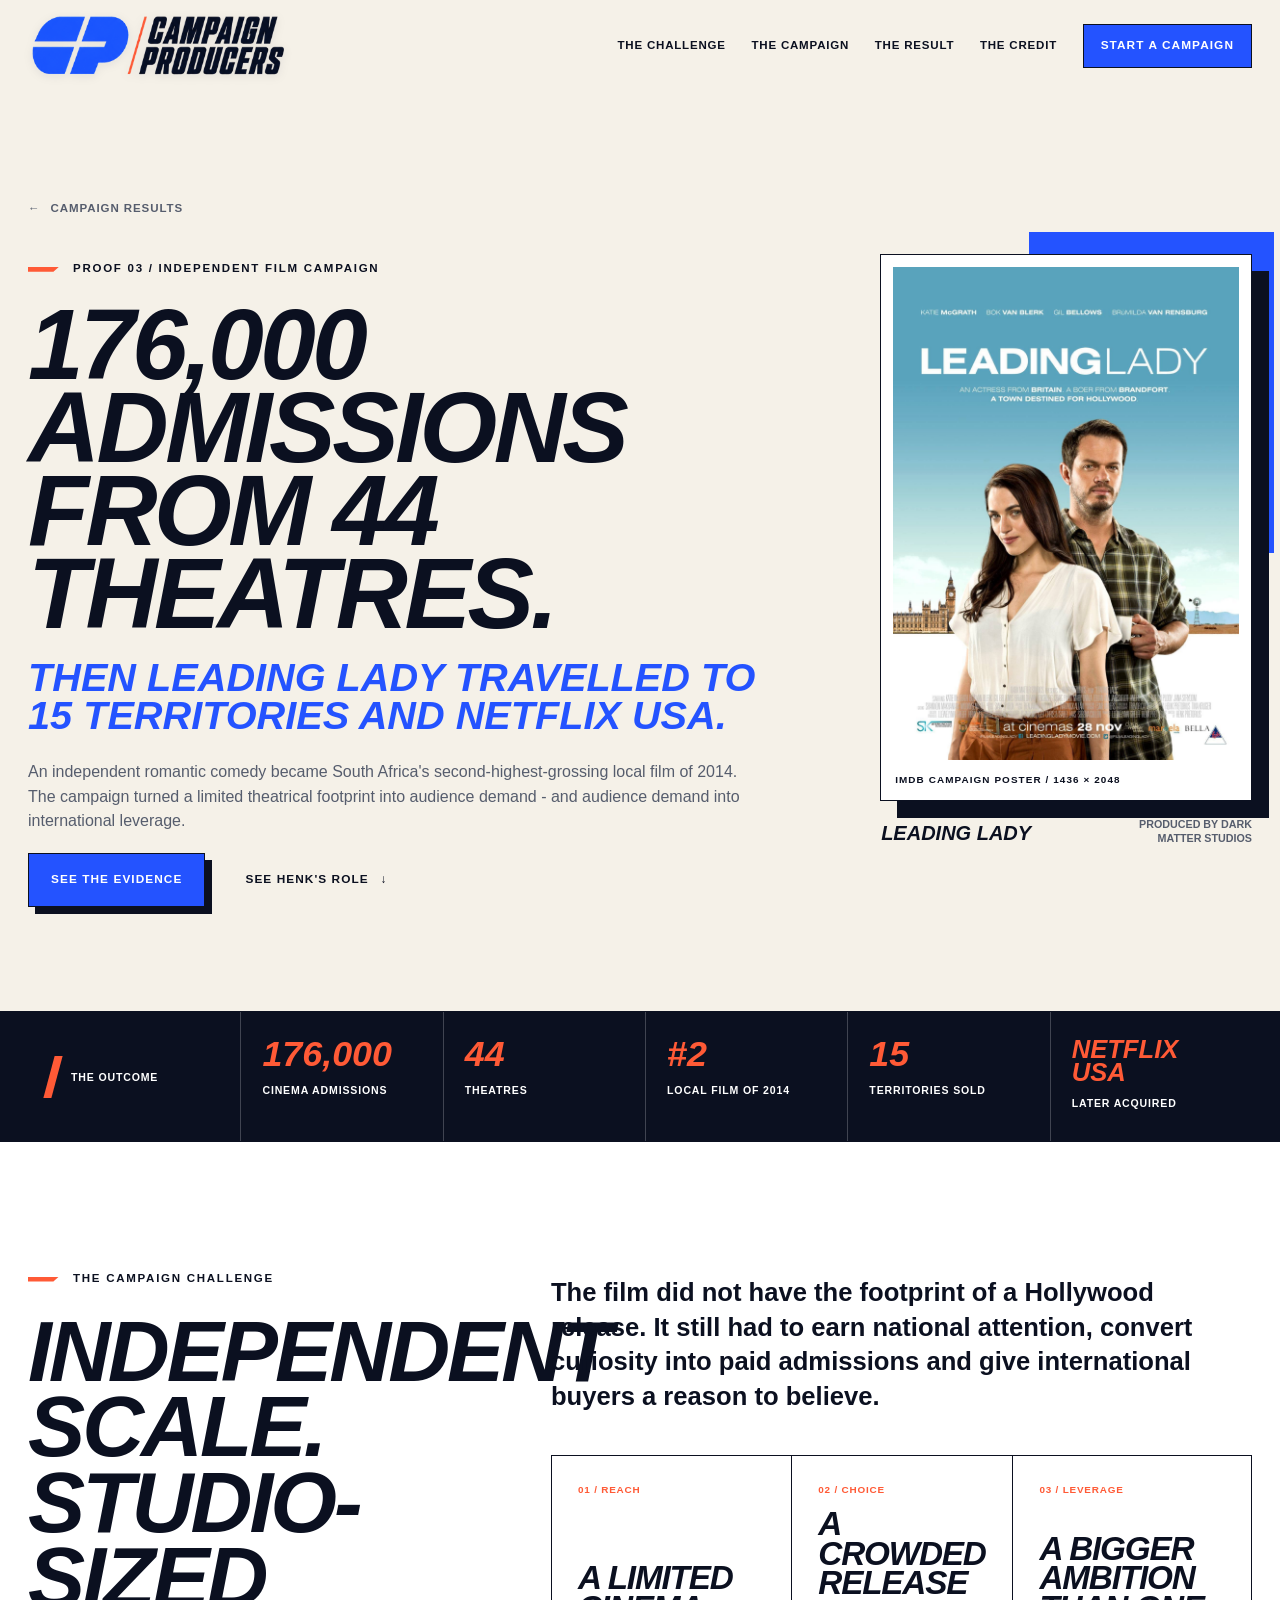
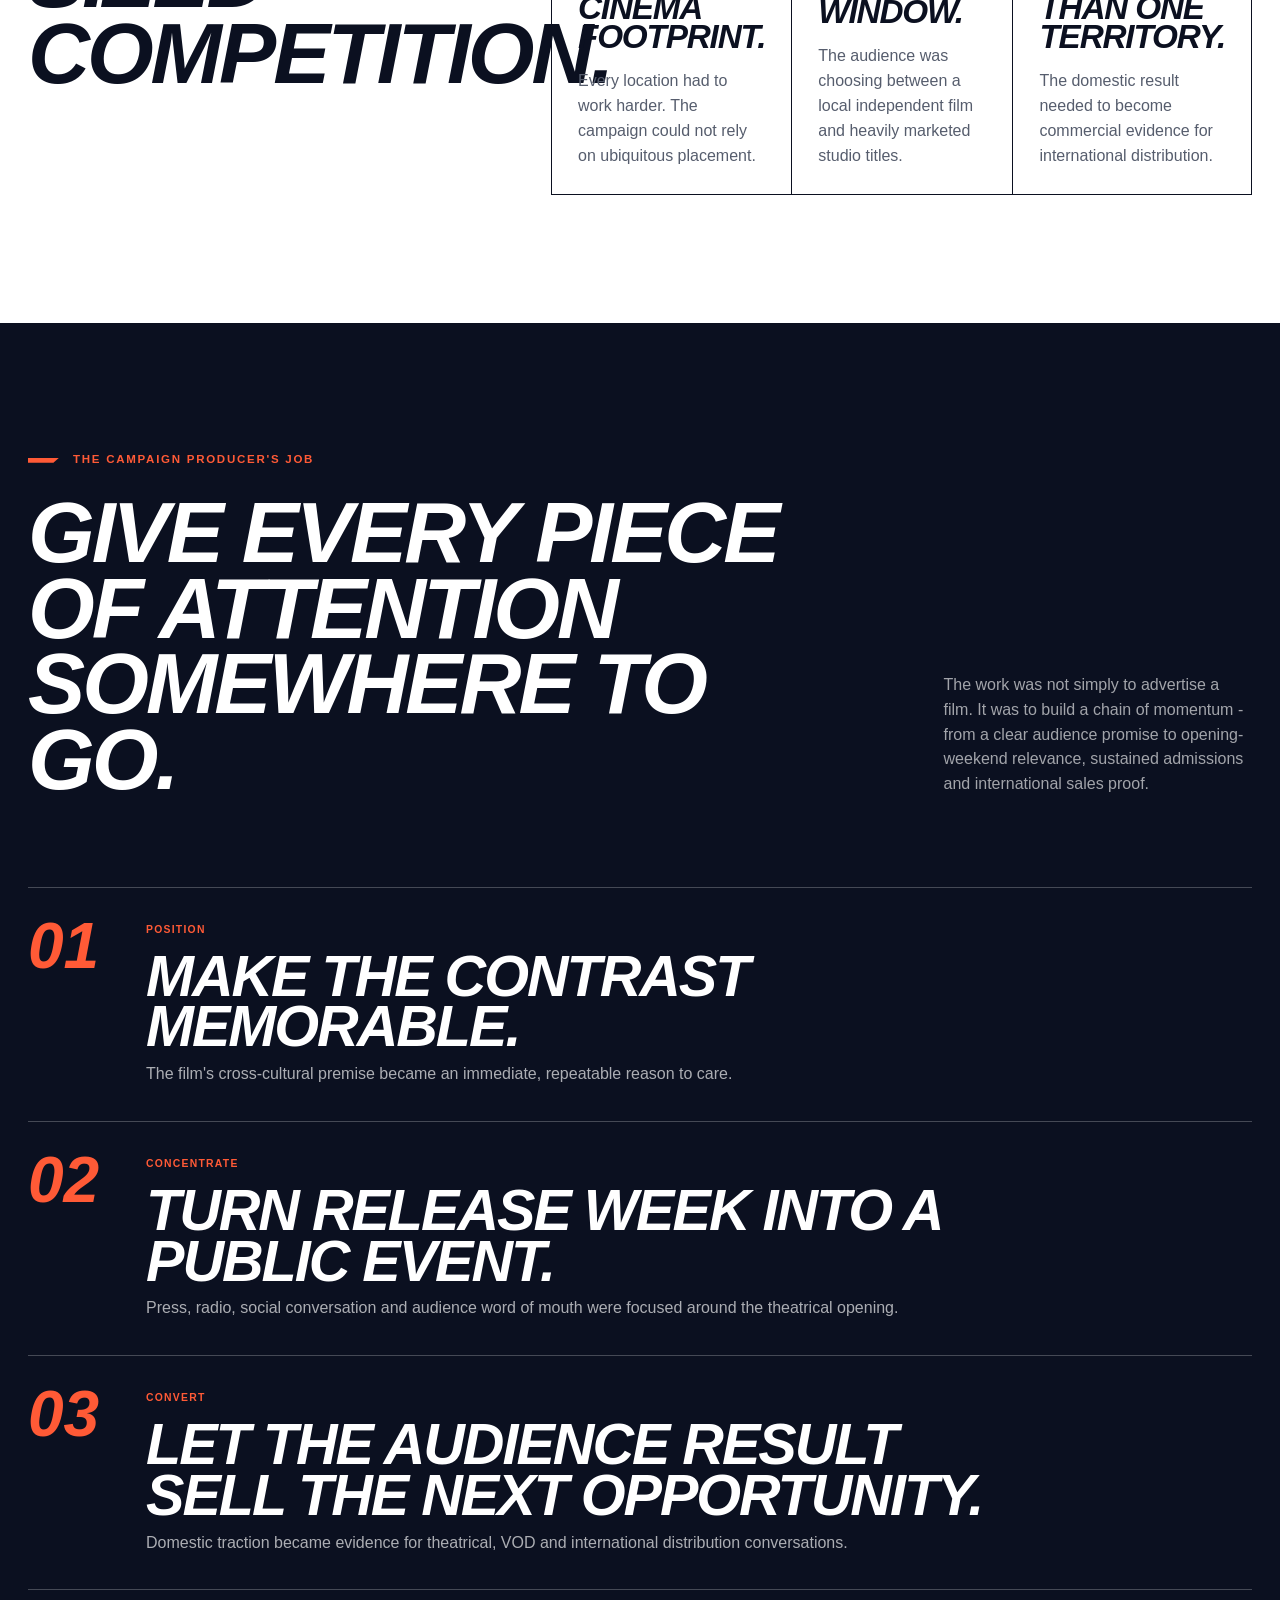
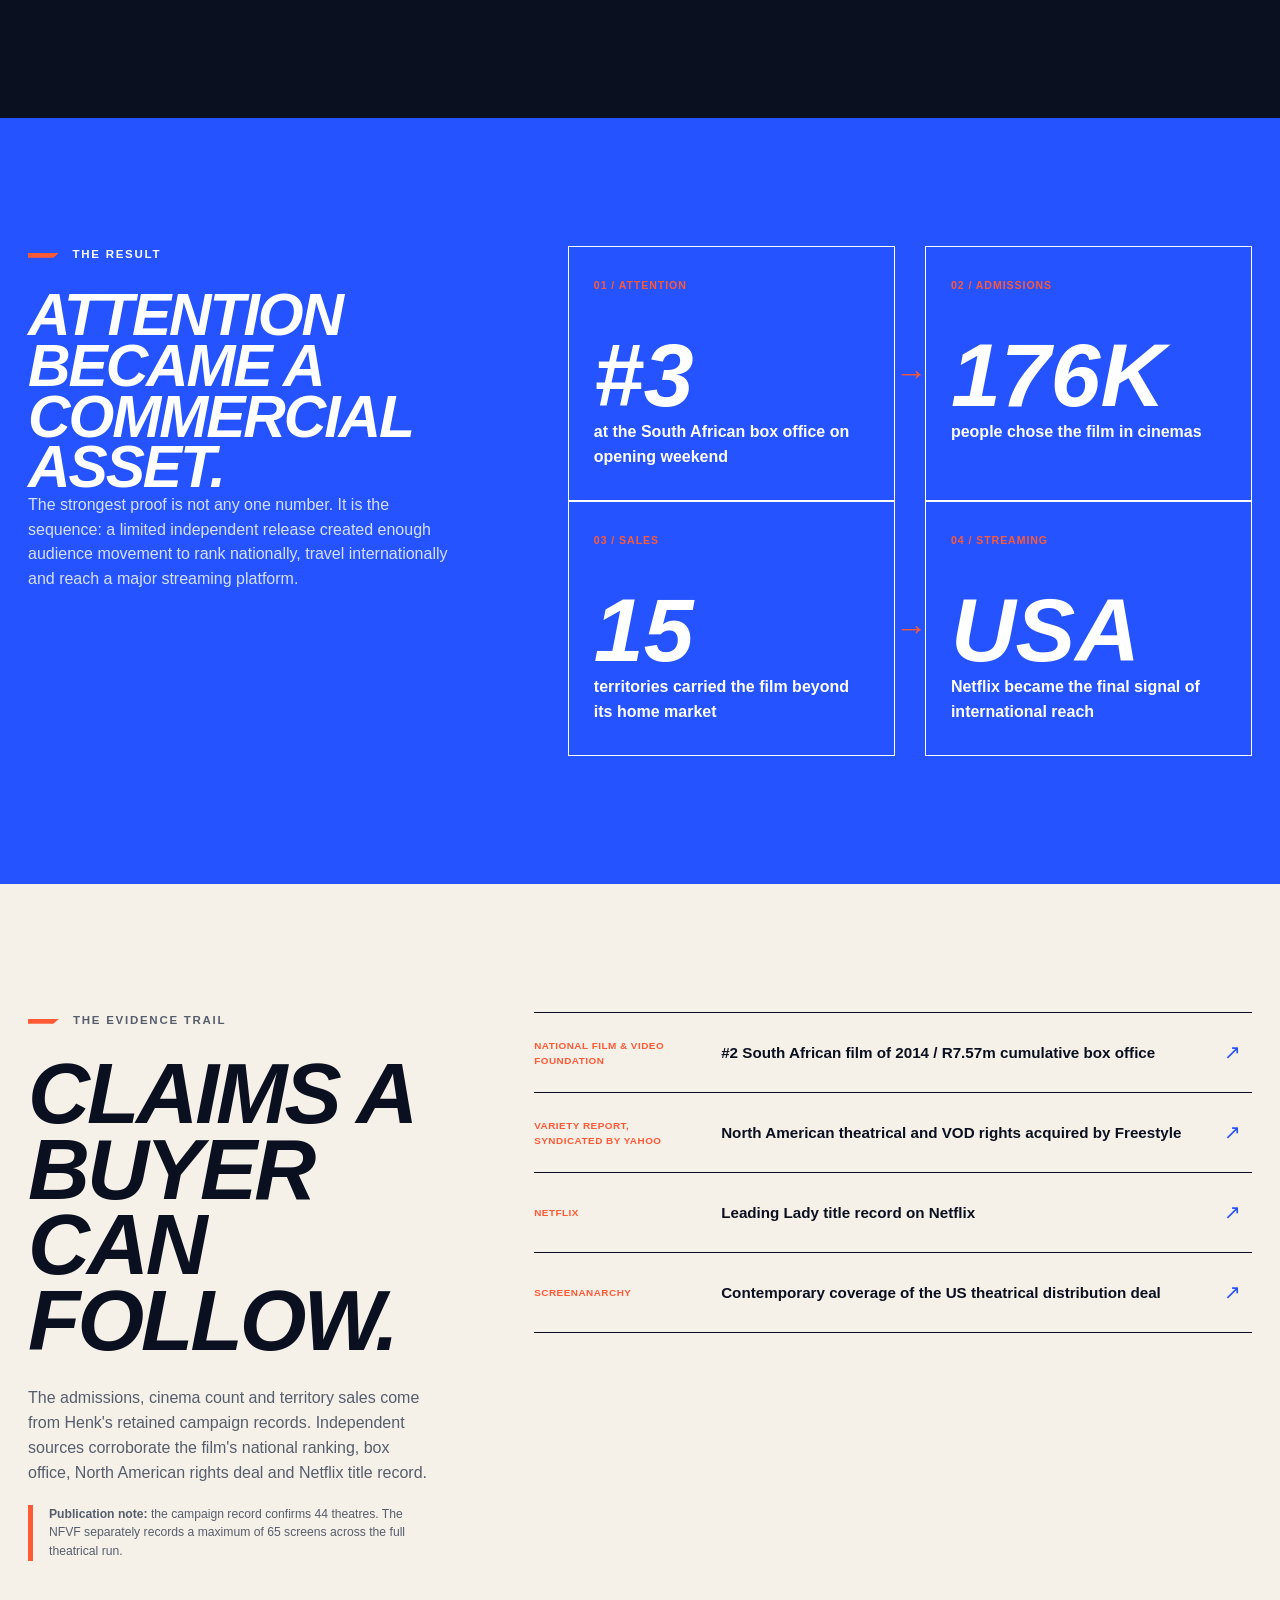
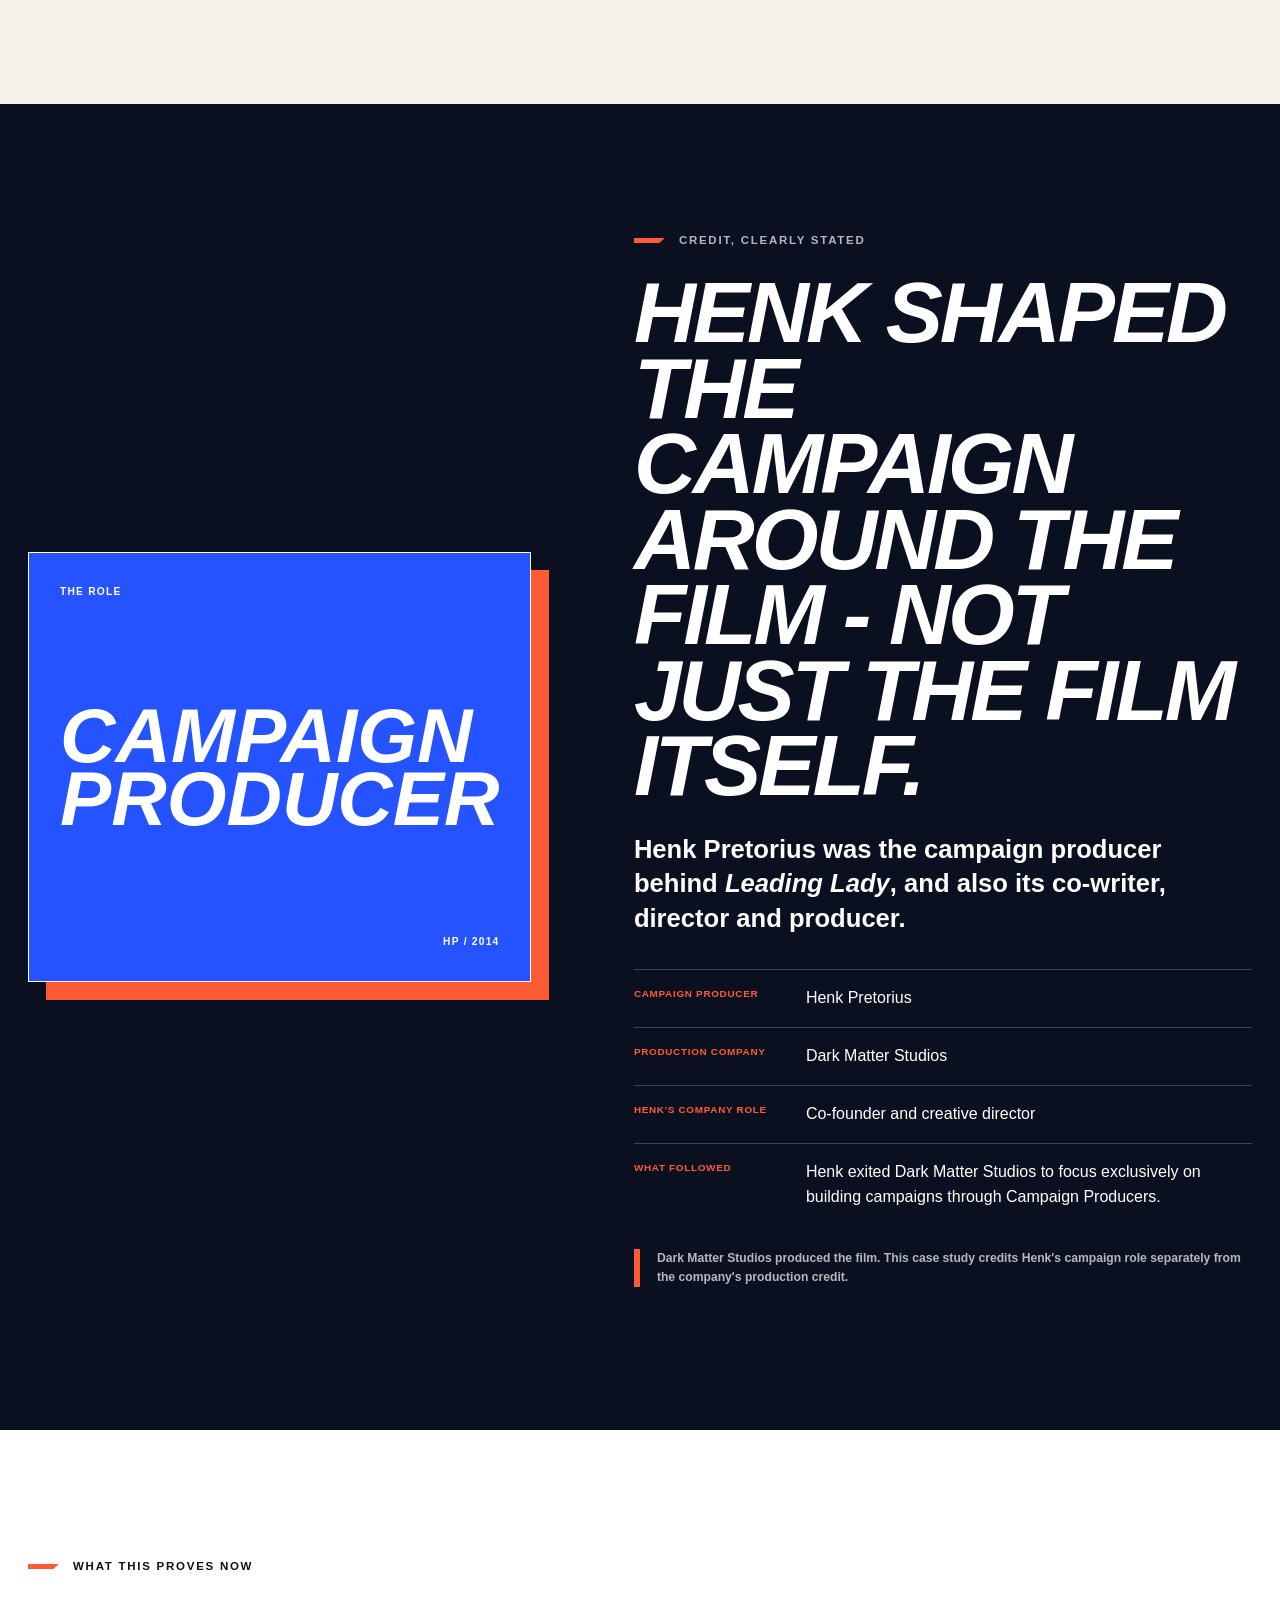
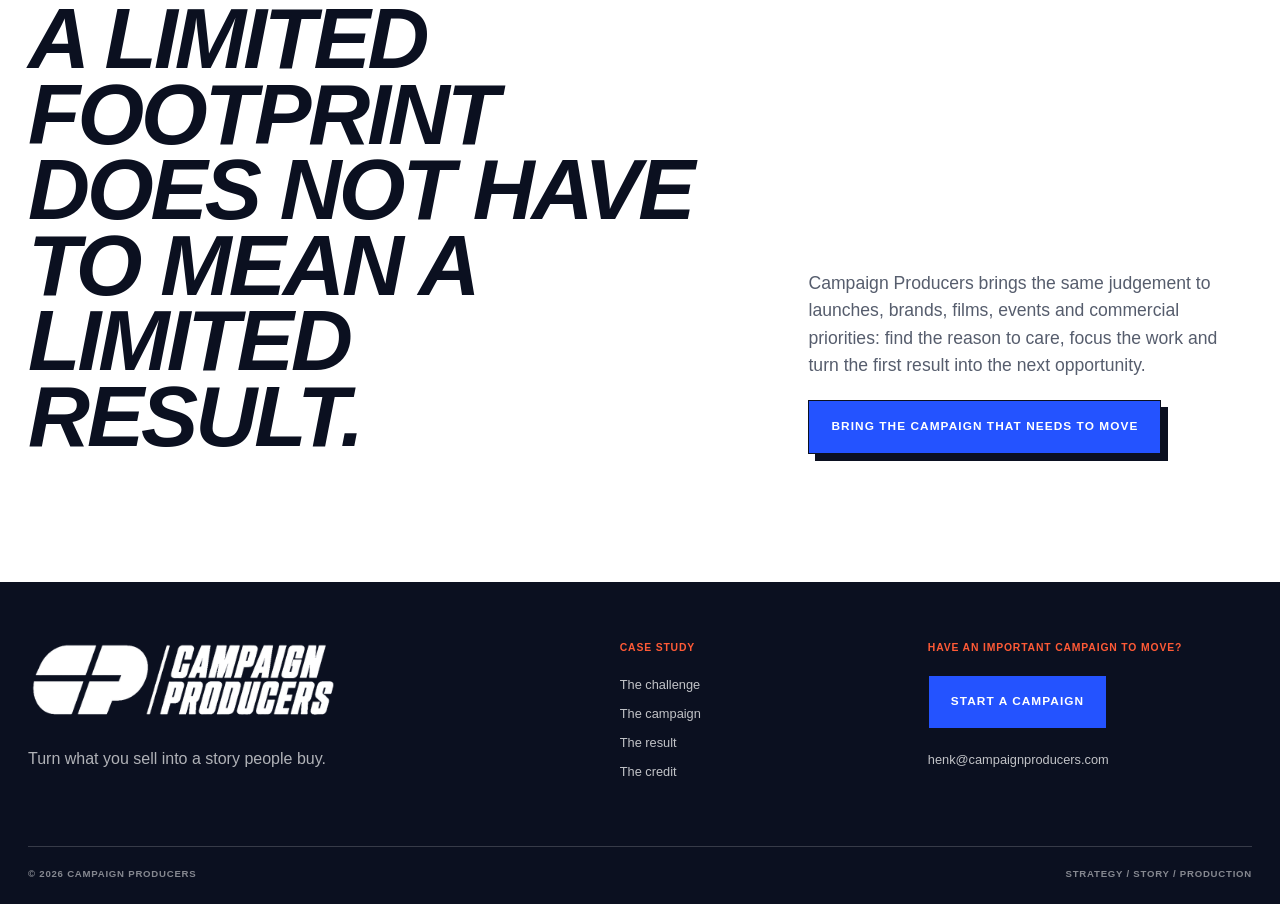
<file: proof-leading-lady.html>
<!doctype html>
<html lang="en-GB">
<head>
  <meta charset="utf-8">
  <meta name="viewport" content="width=device-width, initial-scale=1">
  <title>Leading Lady Campaign Case Study | Campaign Producers</title>
  <meta name="description" content="How Henk Pretorius helped turn an independent film into 176,000 cinema admissions, international distribution and a Netflix USA acquisition.">
  <meta name="theme-color" content="#F5F1E8">
  <meta property="og:title" content="Leading Lady Campaign Case Study">
  <meta property="og:description" content="176,000 admissions from 44 theatres. Then 15 territories and Netflix USA.">
  <meta property="og:type" content="article">
  <meta property="og:url" content="https://www.campaignproducers.com/proof-leading-lady.html">
  <meta property="og:image" content="https://www.campaignproducers.com/assets/images/leading-lady-imdb-poster-1436x2048.jpg">
  <meta name="twitter:card" content="summary_large_image">
  <link rel="canonical" href="https://www.campaignproducers.com/proof-leading-lady.html">
  <link rel="icon" href="assets/images/campaign-producers-mark.png" type="image/png">
  <link rel="stylesheet" href="assets/css/proof-site.css">
  <link rel="stylesheet" href="assets/css/proof-leading-lady.css">
</head>
<body>
  <a class="skip-link" href="#main">Skip to content</a>
  <header class="site-header" data-header>
    <div class="shell header-inner">
      <a class="brand" href="index.html" aria-label="Campaign Producers home">
        <img src="assets/images/campaign-producers-logo.png" alt="Campaign Producers">
      </a>
      <button class="nav-toggle" type="button" aria-label="Toggle navigation" aria-controls="site-nav" aria-expanded="false" data-nav-toggle>
        <span class="nav-toggle-label">Menu</span>
        <span class="nav-toggle-lines" aria-hidden="true"><i></i><i></i></span>
      </button>
      <nav class="site-nav" id="site-nav" aria-label="Case study navigation" data-nav>
        <a href="#challenge">The challenge</a>
        <a href="#campaign">The campaign</a>
        <a href="#results">The result</a>
        <a href="#credit">The credit</a>
        <a class="button button-small button-primary" href="index.html#start">Start a campaign</a>
      </nav>
    </div>
  </header>

  <main id="main">
    <section class="proof-hero" id="top">
      <div class="shell proof-hero-grid">
        <div class="proof-hero-copy reveal">
          <a class="proof-back" href="index.html#proof"><span aria-hidden="true">←</span> Campaign results</a>
          <p class="eyebrow"><span></span>Proof 03 / Independent film campaign</p>
          <h1>176,000 admissions from 44 theatres.</h1>
          <p class="proof-hero-lead">Then <em>Leading Lady</em> travelled to 15 territories and Netflix USA.</p>
          <p class="proof-hero-summary">An independent romantic comedy became South Africa's second-highest-grossing local film of 2014. The campaign turned a limited theatrical footprint into audience demand - and audience demand into international leverage.</p>
          <div class="button-row">
            <a class="button button-primary" href="#results">See the evidence</a>
            <a class="button button-quiet" href="#credit">See Henk's role <span aria-hidden="true">↓</span></a>
          </div>
        </div>
        <figure class="proof-poster reveal">
          <div class="proof-poster-frame">
            <img src="assets/images/leading-lady-imdb-poster-1436x2048.jpg" alt="High-resolution Leading Lady theatrical poster featuring Katie McGrath and Bok van Blerk">
            <span>IMDb campaign poster / 1436 × 2048</span>
          </div>
          <figcaption><strong>Leading Lady</strong><span>Produced by Dark Matter Studios</span></figcaption>
        </figure>
      </div>
    </section>

    <section class="proof-scoreboard" aria-label="Leading Lady campaign results">
      <div class="shell proof-scoreboard-grid">
        <div class="scoreboard-label"><span></span><strong>The outcome</strong></div>
        <div class="scoreboard-stat"><strong>176,000</strong><span>cinema admissions</span></div>
        <div class="scoreboard-stat"><strong>44</strong><span>theatres</span></div>
        <div class="scoreboard-stat"><strong>#2</strong><span>local film of 2014</span></div>
        <div class="scoreboard-stat"><strong>15</strong><span>territories sold</span></div>
        <div class="scoreboard-stat scoreboard-stat-word"><strong>Netflix USA</strong><span>later acquired</span></div>
      </div>
    </section>

    <section class="section-pad proof-challenge" id="challenge">
      <div class="shell proof-challenge-grid">
        <div class="reveal">
          <p class="eyebrow"><span></span>The campaign challenge</p>
          <h2>Independent scale. Studio-sized competition.</h2>
        </div>
        <div class="proof-challenge-copy reveal">
          <p class="large-copy">The film did not have the footprint of a Hollywood release. It still had to earn national attention, convert curiosity into paid admissions and give international buyers a reason to believe.</p>
          <div class="challenge-grid">
            <article>
              <span>01 / Reach</span>
              <h3>A limited cinema footprint.</h3>
              <p>Every location had to work harder. The campaign could not rely on ubiquitous placement.</p>
            </article>
            <article>
              <span>02 / Choice</span>
              <h3>A crowded release window.</h3>
              <p>The audience was choosing between a local independent film and heavily marketed studio titles.</p>
            </article>
            <article>
              <span>03 / Leverage</span>
              <h3>A bigger ambition than one territory.</h3>
              <p>The domestic result needed to become commercial evidence for international distribution.</p>
            </article>
          </div>
        </div>
      </div>
    </section>

    <section class="section-pad campaign-section" id="campaign">
      <div class="shell">
        <div class="section-heading split-heading light-heading reveal">
          <div>
            <p class="eyebrow eyebrow-light"><span></span>The campaign producer's job</p>
            <h2>Give every piece of attention somewhere to go.</h2>
          </div>
          <div class="heading-copy">
            <p>The work was not simply to advertise a film. It was to build a chain of momentum - from a clear audience promise to opening-weekend relevance, sustained admissions and international sales proof.</p>
          </div>
        </div>
        <ol class="campaign-sequence">
          <li class="reveal">
            <span class="sequence-number">01</span>
            <div><small>Position</small><h3>Make the contrast memorable.</h3><p>The film's cross-cultural premise became an immediate, repeatable reason to care.</p></div>
          </li>
          <li class="reveal">
            <span class="sequence-number">02</span>
            <div><small>Concentrate</small><h3>Turn release week into a public event.</h3><p>Press, radio, social conversation and audience word of mouth were focused around the theatrical opening.</p></div>
          </li>
          <li class="reveal">
            <span class="sequence-number">03</span>
            <div><small>Convert</small><h3>Let the audience result sell the next opportunity.</h3><p>Domestic traction became evidence for theatrical, VOD and international distribution conversations.</p></div>
          </li>
        </ol>
      </div>
    </section>

    <section class="section-pad result-section" id="results">
      <div class="shell result-grid">
        <div class="result-intro reveal">
          <p class="eyebrow"><span></span>The result</p>
          <h2>Attention became a commercial asset.</h2>
          <p>The strongest proof is not any one number. It is the sequence: a limited independent release created enough audience movement to rank nationally, travel internationally and reach a major streaming platform.</p>
        </div>
        <div class="result-ladder reveal" aria-label="Leading Lady campaign result sequence">
          <div><span>01 / Attention</span><strong>#3</strong><p>at the South African box office on opening weekend</p></div>
          <i aria-hidden="true">→</i>
          <div><span>02 / Admissions</span><strong>176k</strong><p>people chose the film in cinemas</p></div>
          <i aria-hidden="true">→</i>
          <div><span>03 / Sales</span><strong>15</strong><p>territories carried the film beyond its home market</p></div>
          <i aria-hidden="true">→</i>
          <div><span>04 / Streaming</span><strong>USA</strong><p>Netflix became the final signal of international reach</p></div>
        </div>
      </div>
    </section>

    <section class="section-pad evidence-section">
      <div class="shell evidence-grid">
        <div class="reveal">
          <p class="eyebrow"><span></span>The evidence trail</p>
          <h2>Claims a buyer can follow.</h2>
          <p>The admissions, cinema count and territory sales come from Henk's retained campaign records. Independent sources corroborate the film's national ranking, box office, North American rights deal and Netflix title record.</p>
          <p class="verification-note"><strong>Publication note:</strong> the campaign record confirms 44 theatres. The NFVF separately records a maximum of 65 screens across the full theatrical run.</p>
        </div>
        <div class="evidence-list reveal">
          <a href="https://www.nfvf.co.za/wp-content/uploads/2022/03/Box-Office-Report-Feb-2015.pdf" target="_blank" rel="noreferrer">
            <span>National Film &amp; Video Foundation</span><strong>#2 South African film of 2014 / R7.57m cumulative box office</strong><i aria-hidden="true">↗</i>
          </a>
          <a href="https://www.yahoo.com/entertainment/afm-katie-mcgrath-leading-lady-bought-freestyle-exclusive-235149729.html" target="_blank" rel="noreferrer">
            <span>Variety report, syndicated by Yahoo</span><strong>North American theatrical and VOD rights acquired by Freestyle</strong><i aria-hidden="true">↗</i>
          </a>
          <a href="https://www.netflix.com/title/80061241" target="_blank" rel="noreferrer">
            <span>Netflix</span><strong>Leading Lady title record on Netflix</strong><i aria-hidden="true">↗</i>
          </a>
          <a href="https://screenanarchy.com/2014/11/south-africas-leading-lady-will-perform-for-us-audiences.html" target="_blank" rel="noreferrer">
            <span>ScreenAnarchy</span><strong>Contemporary coverage of the US theatrical distribution deal</strong><i aria-hidden="true">↗</i>
          </a>
        </div>
      </div>
    </section>

    <section class="section-pad credit-section" id="credit">
      <div class="shell credit-grid">
        <div class="credit-mark reveal">
          <span>The role</span>
          <strong>Campaign producer</strong>
          <small>HP / 2014</small>
        </div>
        <div class="credit-copy reveal">
          <p class="eyebrow eyebrow-light"><span></span>Credit, clearly stated</p>
          <h2>Henk shaped the campaign around the film - not just the film itself.</h2>
          <p class="large-copy">Henk Pretorius was the campaign producer behind <em>Leading Lady</em>, and also its co-writer, director and producer.</p>
          <dl>
            <div><dt>Campaign producer</dt><dd>Henk Pretorius</dd></div>
            <div><dt>Production company</dt><dd>Dark Matter Studios</dd></div>
            <div><dt>Henk's company role</dt><dd>Co-founder and creative director</dd></div>
            <div><dt>What followed</dt><dd>Henk exited Dark Matter Studios to focus exclusively on building campaigns through Campaign Producers.</dd></div>
          </dl>
          <p class="credit-note">Dark Matter Studios produced the film. This case study credits Henk's campaign role separately from the company's production credit.</p>
        </div>
      </div>
    </section>

    <section class="section-pad proof-close" id="start">
      <div class="shell proof-close-grid">
        <div>
          <p class="eyebrow"><span></span>What this proves now</p>
          <h2>A limited footprint does not have to mean a limited result.</h2>
        </div>
        <div>
          <p>Campaign Producers brings the same judgement to launches, brands, films, events and commercial priorities: find the reason to care, focus the work and turn the first result into the next opportunity.</p>
          <a class="button button-primary" href="index.html#start">Bring the campaign that needs to move</a>
        </div>
      </div>
    </section>
  </main>

  <footer class="site-footer">
    <div class="shell footer-grid">
      <div class="footer-brand">
        <img src="assets/images/campaign-producers-logo.png" alt="Campaign Producers">
        <p>Turn what you sell into a story people buy.</p>
      </div>
      <div>
        <strong>Case study</strong>
        <a href="#challenge">The challenge</a>
        <a href="#campaign">The campaign</a>
        <a href="#results">The result</a>
        <a href="#credit">The credit</a>
      </div>
      <div class="footer-action">
        <strong>Have an important campaign to move?</strong>
        <a class="button button-primary" href="index.html#start">Start a campaign</a>
        <a href="mailto:henk@campaignproducers.com">henk@campaignproducers.com</a>
      </div>
    </div>
    <div class="shell footer-bottom"><span>© <span data-year>2026</span> Campaign Producers</span><span>Strategy / Story / Production</span></div>
  </footer>

  <a class="mobile-cta" href="index.html#start" data-mobile-cta>Start a campaign</a>
  <script src="assets/js/proof-site.js"></script>
</body>
</html>
</file>
<file: assets/css/styles.css>
:root {
  --paper: #f7f3ea;
  --paper-deep: #ebe5d9;
  --ink: #071126;
  --ink-soft: #18243a;
  --cobalt: #1749d6;
  --cobalt-bright: #2459ff;
  --coral: #f35b3f;
  --white: #ffffff;
  --muted: #5d6575;
  --line: rgba(7, 17, 38, 0.2);
  --line-light: rgba(255, 255, 255, 0.23);
  --display: "Arial Narrow", "Helvetica Neue Condensed", "Liberation Sans Narrow", Arial, sans-serif;
  --body: "Helvetica Neue", Helvetica, Arial, sans-serif;
  --mono: "SFMono-Regular", Consolas, "Liberation Mono", monospace;
  --shell: 1280px;
  --header-height: 82px;
}

*,
*::before,
*::after {
  box-sizing: border-box;
}

html {
  scroll-behavior: smooth;
  scroll-padding-top: calc(var(--header-height) + 20px);
}

body {
  margin: 0;
  overflow-x: hidden;
  background: var(--paper);
  color: var(--ink);
  font-family: var(--body);
  font-size: 16px;
  line-height: 1.58;
  -webkit-font-smoothing: antialiased;
}

body.nav-open {
  overflow: hidden;
}

img {
  display: block;
  max-width: 100%;
}

a {
  color: inherit;
  text-decoration: none;
}

button,
input,
select,
textarea {
  font: inherit;
}

button,
summary {
  cursor: pointer;
}

::selection {
  background: var(--coral);
  color: var(--ink);
}

:focus-visible {
  outline: 3px solid var(--coral);
  outline-offset: 4px;
}

.skip-link {
  position: fixed;
  z-index: 1000;
  top: 10px;
  left: 10px;
  padding: 10px 14px;
  background: var(--white);
  color: var(--ink);
  opacity: 0;
  pointer-events: none;
  transform: translateY(-150%);
}

.skip-link:focus-visible {
  opacity: 1;
  pointer-events: auto;
  transform: translateY(0);
}

.shell {
  width: min(calc(100% - 48px), var(--shell));
  margin-inline: auto;
}

.section-pad {
  padding: clamp(90px, 9vw, 138px) 0;
}

h1,
h2,
h3,
p {
  margin-top: 0;
}

h1,
h2,
h3 {
  margin-bottom: 0;
  font-family: var(--display);
  font-weight: 900;
  letter-spacing: -0.045em;
  line-height: 0.94;
  text-wrap: balance;
}

h1,
h2 {
  text-transform: uppercase;
}

h1 {
  font-size: clamp(4.35rem, 6.1vw, 5.85rem);
  letter-spacing: -0.058em;
  line-height: 0.82;
}

h1 span {
  display: block;
  white-space: nowrap;
}

h1 span:last-child {
  color: var(--cobalt);
}

h2 {
  font-size: clamp(3.6rem, 6.3vw, 6.7rem);
  line-height: 0.88;
}

h3 {
  font-size: clamp(1.75rem, 2.5vw, 2.7rem);
}

.eyebrow {
  display: flex;
  align-items: center;
  gap: 12px;
  margin-bottom: 24px;
  font-size: 0.72rem;
  font-weight: 800;
  letter-spacing: 0.14em;
  line-height: 1.2;
  text-transform: uppercase;
}

.eyebrow > span {
  flex: 0 0 auto;
  width: 34px;
  height: 4px;
  background: var(--coral);
  clip-path: polygon(0 0, 100% 0, 82% 100%, 0 100%);
}

.eyebrow-light {
  color: var(--coral);
}

.large-copy {
  font-size: clamp(1.25rem, 1.85vw, 1.65rem);
  font-weight: 700;
  line-height: 1.35;
}

.section-index {
  display: flex;
  align-items: center;
  justify-content: space-between;
  margin-bottom: clamp(45px, 6vw, 78px);
  border-top: 1px solid var(--ink);
  padding-top: 12px;
  color: var(--muted);
  font-family: var(--mono);
  font-size: 0.68rem;
  font-weight: 700;
  letter-spacing: 0.09em;
  text-transform: uppercase;
}

.section-index::after {
  width: 9px;
  height: 9px;
  background: var(--coral);
  content: "";
}

.section-index-light {
  border-color: var(--line-light);
  color: rgba(255, 255, 255, 0.58);
}

.button-row {
  display: flex;
  flex-wrap: wrap;
  align-items: center;
  gap: 16px;
}

.button {
  display: inline-flex;
  min-height: 54px;
  align-items: center;
  justify-content: center;
  gap: 14px;
  border: 1px solid var(--ink);
  padding: 14px 23px;
  background: transparent;
  color: var(--ink);
  font-size: 0.76rem;
  font-weight: 900;
  letter-spacing: 0.08em;
  line-height: 1;
  text-align: center;
  text-transform: uppercase;
  transition: color 180ms ease, background 180ms ease, border-color 180ms ease, box-shadow 180ms ease, transform 180ms ease;
}

.button:hover {
  transform: translateY(-2px);
}

.button-primary {
  border-color: var(--cobalt);
  background: var(--cobalt);
  color: var(--white);
  box-shadow: 7px 7px 0 var(--ink);
}

.button-primary:hover,
.button-primary:focus-visible {
  border-color: var(--ink);
  background: var(--ink);
  box-shadow: 5px 5px 0 var(--coral);
}

.button-coral {
  border-color: var(--coral);
  background: var(--coral);
  color: var(--ink);
  box-shadow: 7px 7px 0 var(--white);
}

.button-coral:hover,
.button-coral:focus-visible {
  border-color: var(--white);
  background: var(--white);
}

.button-quiet {
  border-color: transparent;
}

.button-quiet:hover,
.button-quiet:focus-visible {
  border-color: var(--ink);
  background: rgba(255, 255, 255, 0.48);
}

.button-small {
  min-height: 42px;
  padding: 11px 15px;
  box-shadow: none;
}

/* Header */
.site-header {
  position: sticky;
  z-index: 100;
  top: 0;
  min-height: var(--header-height);
  border-bottom: 1px solid transparent;
  background: rgba(247, 243, 234, 0.94);
  backdrop-filter: blur(14px);
  transition: min-height 180ms ease, border-color 180ms ease, box-shadow 180ms ease;
}

.site-header.is-scrolled {
  min-height: 70px;
  border-color: var(--line);
  box-shadow: 0 12px 34px rgba(7, 17, 38, 0.06);
}

.header-inner {
  display: flex;
  min-height: inherit;
  align-items: center;
  justify-content: space-between;
  gap: 28px;
}

.brand {
  position: relative;
  z-index: 102;
  width: 238px;
  flex: 0 0 auto;
}

.brand img {
  width: 100%;
  height: auto;
  mix-blend-mode: multiply;
}

.site-nav {
  display: flex;
  align-items: center;
  gap: clamp(14px, 1.45vw, 24px);
}

.site-nav > a:not(.button) {
  position: relative;
  padding: 10px 0;
  font-size: 0.68rem;
  font-weight: 850;
  letter-spacing: 0.055em;
  white-space: nowrap;
  text-transform: uppercase;
}

.site-nav > a:not(.button)::after {
  position: absolute;
  right: 0;
  bottom: 4px;
  left: 0;
  height: 3px;
  background: var(--coral);
  content: "";
  transform: scaleX(0);
  transform-origin: right;
  transition: transform 180ms ease;
}

.site-nav > a:not(.button):hover::after,
.site-nav > a:not(.button):focus-visible::after {
  transform: scaleX(1);
  transform-origin: left;
}

.nav-toggle {
  display: none;
}

/* Hero */
.hero {
  position: relative;
  overflow: hidden;
  padding: clamp(58px, 6vw, 88px) 0 clamp(88px, 8vw, 124px);
  background:
    linear-gradient(rgba(7, 17, 38, 0.045) 1px, transparent 1px),
    linear-gradient(90deg, rgba(7, 17, 38, 0.045) 1px, transparent 1px),
    var(--paper);
  background-size: 42px 42px;
}

.hero::before {
  position: absolute;
  top: -22%;
  right: -14%;
  width: 46vw;
  height: 46vw;
  border: 1px solid rgba(23, 73, 214, 0.18);
  border-radius: 50%;
  content: "";
}

.hero-grid {
  position: relative;
  display: grid;
  align-items: center;
  gap: clamp(52px, 7vw, 100px);
  grid-template-columns: minmax(0, 1.28fr) minmax(370px, 0.72fr);
}

.hero-copy {
  position: relative;
  z-index: 1;
}

.hero-copy h1 {
  max-width: 850px;
  margin-bottom: 32px;
}

.hero-lead {
  max-width: 760px;
  margin-bottom: 34px;
  font-size: clamp(1.18rem, 1.8vw, 1.48rem);
  line-height: 1.43;
}

.trust-line {
  display: flex;
  align-items: center;
  gap: 11px;
  margin: 27px 0 0;
  font-size: 0.77rem;
  font-weight: 800;
}

.trust-line i {
  display: block;
  width: 10px;
  height: 10px;
  background: var(--coral);
}

.assembly-sheet {
  position: relative;
  border: 1px solid var(--ink);
  padding: 20px;
  background: var(--white);
  box-shadow: 15px 15px 0 var(--cobalt);
}

.assembly-sheet::before {
  position: absolute;
  top: -9px;
  left: 22px;
  width: 54px;
  height: 6px;
  background: var(--coral);
  content: "";
  animation: line-draw 650ms 180ms both;
  transform-origin: left;
}

.sheet-meta,
.ledger-head {
  display: flex;
  align-items: center;
  justify-content: space-between;
  gap: 20px;
  border-bottom: 1px solid var(--ink);
  padding-bottom: 13px;
  font-family: var(--mono);
  font-size: 0.59rem;
  font-weight: 800;
  letter-spacing: 0.08em;
  text-transform: uppercase;
}

.sheet-objective {
  position: relative;
  margin-top: 18px;
  border: 1px solid var(--ink);
  padding: 18px 20px;
  background: var(--paper);
}

.sheet-objective::before {
  position: absolute;
  top: 0;
  bottom: 0;
  left: 0;
  width: 7px;
  background: var(--coral);
  content: "";
}

.sheet-objective small,
.sheet-objective span {
  display: block;
  margin-left: 9px;
  font-family: var(--mono);
  font-size: 0.57rem;
  font-weight: 700;
  letter-spacing: 0.08em;
  text-transform: uppercase;
}

.sheet-objective strong {
  display: block;
  margin: 8px 0 8px 9px;
  font-family: var(--display);
  font-size: clamp(1.8rem, 2.7vw, 2.7rem);
  letter-spacing: -0.035em;
  line-height: 0.92;
  text-transform: uppercase;
}

.sheet-connector {
  display: grid;
  height: 38px;
  place-items: center;
}

.sheet-connector i {
  position: relative;
  display: block;
  width: 1px;
  height: 100%;
  background: var(--ink);
}

.sheet-connector i::after {
  position: absolute;
  bottom: -1px;
  left: 50%;
  width: 8px;
  height: 8px;
  border: 1px solid var(--ink);
  background: var(--coral);
  content: "";
  transform: translateX(-50%) rotate(45deg);
}

.sheet-producer {
  display: flex;
  align-items: center;
  justify-content: space-between;
  gap: 14px;
  border: 1px solid var(--ink);
  padding: 14px 16px;
  background: var(--ink);
  color: var(--white);
}

.sheet-producer span {
  color: var(--coral);
  font-family: var(--mono);
  font-size: 0.57rem;
  font-weight: 800;
  letter-spacing: 0.08em;
  text-transform: uppercase;
}

.sheet-producer strong {
  font-family: var(--display);
  font-size: 1.2rem;
  letter-spacing: -0.02em;
  line-height: 1;
  text-align: right;
  text-transform: uppercase;
}

.sheet-roles {
  display: grid;
  margin-top: 12px;
  border-top: 1px solid var(--ink);
  border-left: 1px solid var(--ink);
  grid-template-columns: repeat(2, 1fr);
}

.sheet-roles > div {
  position: relative;
  min-height: 105px;
  border-right: 1px solid var(--ink);
  border-bottom: 1px solid var(--ink);
  padding: 15px;
  animation: role-settle 480ms both;
}

.sheet-roles > div:nth-child(1) { animation-delay: 220ms; }
.sheet-roles > div:nth-child(2) { animation-delay: 300ms; }
.sheet-roles > div:nth-child(3) { animation-delay: 380ms; }
.sheet-roles > div:nth-child(4) { animation-delay: 460ms; }

.sheet-roles span {
  position: absolute;
  top: 11px;
  right: 12px;
  color: var(--coral);
  font-family: var(--mono);
  font-size: 0.58rem;
  font-weight: 800;
}

.sheet-roles strong {
  display: block;
  margin: 27px 0 6px;
  font-family: var(--display);
  font-size: 1.28rem;
  letter-spacing: -0.02em;
  line-height: 1;
  text-transform: uppercase;
}

.sheet-roles small {
  display: block;
  color: var(--muted);
  font-size: 0.58rem;
  font-weight: 700;
  line-height: 1.35;
}

.sheet-footer {
  display: flex;
  align-items: center;
  justify-content: space-between;
  gap: 20px;
  margin-top: 12px;
  padding: 12px 14px;
  background: var(--cobalt);
  color: var(--white);
}

.sheet-footer span {
  max-width: 120px;
  font-family: var(--mono);
  font-size: 0.53rem;
  line-height: 1.4;
  text-transform: uppercase;
}

.sheet-footer strong {
  font-family: var(--display);
  font-size: 1rem;
  line-height: 1;
  text-align: right;
  text-transform: uppercase;
}

@keyframes line-draw {
  from { transform: scaleX(0); }
  to { transform: scaleX(1); }
}

@keyframes role-settle {
  from { opacity: 0; transform: translateY(9px); }
  to { opacity: 1; transform: translateY(0); }
}

/* Proof rail */
.proof-rail {
  padding: 27px 0;
  background: var(--ink);
  color: var(--white);
}

.proof-rail-grid {
  display: grid;
  align-items: center;
  grid-template-columns: 1.2fr repeat(4, 1fr);
}

.proof-rail-label {
  display: flex;
  align-items: center;
  gap: 10px;
  margin: 0;
  padding-right: 25px;
  color: rgba(255, 255, 255, 0.62);
  font-size: 0.66rem;
  font-weight: 800;
  letter-spacing: 0.1em;
  line-height: 1.35;
  text-transform: uppercase;
}

.proof-rail-label span {
  width: 20px;
  height: 4px;
  background: var(--coral);
}

.rail-stat {
  min-height: 62px;
  border-left: 1px solid var(--line-light);
  padding: 4px 18px;
}

.rail-stat strong {
  display: block;
  color: var(--coral);
  font-family: var(--display);
  font-size: clamp(1.55rem, 2vw, 2.1rem);
  letter-spacing: -0.035em;
  line-height: 1;
  text-transform: uppercase;
}

.rail-stat span {
  display: block;
  margin-top: 7px;
  color: rgba(255, 255, 255, 0.68);
  font-size: 0.62rem;
  font-weight: 700;
  line-height: 1.25;
  text-transform: uppercase;
}

/* Shared section headings */
.split-heading {
  display: grid;
  align-items: start;
  gap: clamp(45px, 8vw, 120px);
  grid-template-columns: minmax(0, 1.18fr) minmax(300px, 0.62fr);
}

.split-heading h2 {
  max-width: 820px;
}

.heading-copy {
  max-width: 590px;
  justify-self: end;
  padding-top: 34px;
  color: var(--muted);
  font-size: clamp(1.02rem, 1.3vw, 1.16rem);
}

.heading-copy p:last-child {
  margin-bottom: 0;
}

.heading-copy strong {
  color: var(--ink);
}

/* Problem */
.problem-section {
  border-bottom: 1px solid var(--ink);
}

.choice-grid {
  display: grid;
  margin-top: clamp(58px, 7vw, 92px);
  border-top: 1px solid var(--ink);
  border-left: 1px solid var(--ink);
  grid-template-columns: repeat(3, 1fr);
}

.choice-card {
  min-height: 365px;
  border-right: 1px solid var(--ink);
  border-bottom: 1px solid var(--ink);
  padding: clamp(28px, 3vw, 42px);
  background: rgba(255, 255, 255, 0.25);
}

.choice-card > span,
.process-kicker,
.case-kicker {
  display: block;
  margin-bottom: 60px;
  color: var(--coral);
  font-family: var(--mono);
  font-size: 0.63rem;
  font-weight: 800;
  letter-spacing: 0.08em;
  text-transform: uppercase;
}

.choice-card h3 {
  margin-bottom: 22px;
  text-transform: uppercase;
}

.choice-card p {
  margin-bottom: 0;
  color: var(--muted);
}

.statement-card {
  position: relative;
  display: grid;
  align-items: center;
  gap: 30px;
  margin-top: 30px;
  border: 1px solid var(--ink);
  padding: clamp(28px, 4vw, 48px);
  background: var(--white);
  box-shadow: 11px 11px 0 var(--coral);
  grid-template-columns: 160px 1fr;
}

.statement-card::before {
  position: absolute;
  top: 0;
  bottom: 0;
  left: 160px;
  width: 1px;
  background: var(--ink);
  content: "";
}

.statement-card span {
  color: var(--cobalt);
  font-family: var(--mono);
  font-size: 0.65rem;
  font-weight: 900;
  letter-spacing: 0.09em;
  text-transform: uppercase;
}

.statement-card p {
  margin: 0;
  font-family: var(--display);
  font-size: clamp(2rem, 3.4vw, 3.65rem);
  font-weight: 900;
  letter-spacing: -0.035em;
  line-height: 0.98;
  text-transform: uppercase;
}

/* Solution */
.solution-section {
  background: var(--ink);
  color: var(--white);
}

.solution-grid {
  display: grid;
  align-items: start;
  gap: clamp(60px, 8vw, 120px);
  grid-template-columns: minmax(0, 0.78fr) minmax(420px, 1fr);
}

.solution-intro {
  position: sticky;
  top: 112px;
}

.solution-intro h2 {
  margin-bottom: 36px;
  font-size: clamp(3.5rem, 5.7vw, 6.25rem);
}

.solution-intro > p:not(.eyebrow) {
  color: rgba(255, 255, 255, 0.68);
}

.solution-intro .large-copy {
  color: var(--white) !important;
}

.solution-intro .button {
  margin-top: 16px;
}

.role-ledger {
  border: 1px solid rgba(255, 255, 255, 0.64);
  padding: clamp(20px, 3vw, 34px);
  background:
    linear-gradient(rgba(255, 255, 255, 0.035) 1px, transparent 1px),
    var(--ink-soft);
  background-size: 100% 34px;
}

.role-ledger .ledger-head {
  border-color: rgba(255, 255, 255, 0.55);
  color: rgba(255, 255, 255, 0.62);
}

.ledger-row {
  display: grid;
  min-height: 82px;
  align-items: center;
  gap: 18px;
  border-bottom: 1px solid rgba(255, 255, 255, 0.28);
  padding: 16px 4px;
  grid-template-columns: 35px 1fr auto;
}

.ledger-row > span {
  color: var(--coral);
  font-family: var(--mono);
  font-size: 0.63rem;
  font-weight: 800;
}

.ledger-row strong {
  font-family: var(--display);
  font-size: clamp(1.35rem, 2.1vw, 2.15rem);
  letter-spacing: -0.025em;
  line-height: 1;
  text-transform: uppercase;
}

.ledger-row i {
  color: rgba(255, 255, 255, 0.45);
  font-family: var(--mono);
  font-size: 0.53rem;
  font-style: normal;
  text-align: right;
  text-transform: uppercase;
}

.ledger-total {
  display: flex;
  align-items: center;
  justify-content: space-between;
  gap: 20px;
  margin-top: 18px;
  padding: 16px 18px;
  background: var(--coral);
  color: var(--ink);
}

.ledger-total span {
  font-family: var(--mono);
  font-size: 0.59rem;
  font-weight: 800;
  text-transform: uppercase;
}

.ledger-total strong {
  font-family: var(--display);
  font-size: 1.35rem;
  line-height: 1;
  text-align: right;
  text-transform: uppercase;
}

/* Process */
.process-section {
  background: var(--white);
}

.process-list {
  margin: clamp(58px, 7vw, 94px) 0 0;
  padding: 0;
  list-style: none;
}

.process-step {
  display: grid;
  align-items: start;
  gap: clamp(24px, 4vw, 54px);
  border-top: 1px solid var(--ink);
  padding: clamp(32px, 4vw, 54px) 0;
  grid-template-columns: 90px minmax(260px, 0.78fr) minmax(320px, 1fr);
}

.process-step:last-child {
  border-bottom: 1px solid var(--ink);
}

.process-number {
  color: var(--coral);
  font-family: var(--display);
  font-size: 3.8rem;
  font-weight: 900;
  letter-spacing: -0.05em;
  line-height: 0.82;
}

.process-step h3 {
  max-width: 430px;
  text-transform: uppercase;
}

.process-kicker {
  margin-bottom: 15px;
}

.process-step > div:last-child {
  color: var(--muted);
  font-size: 1.02rem;
}

.process-step > div:last-child p {
  margin-bottom: 19px;
}

.process-step > div:last-child strong {
  display: block;
  border-left: 5px solid var(--coral);
  padding-left: 15px;
  color: var(--ink);
}

.process-cta,
.commercial-action {
  display: flex;
  align-items: center;
  justify-content: space-between;
  gap: 28px;
  margin-top: 42px;
}

.process-cta p,
.commercial-action p {
  margin: 0;
  font-family: var(--display);
  font-size: clamp(1.7rem, 2.7vw, 2.8rem);
  font-weight: 900;
  letter-spacing: -0.025em;
  line-height: 1;
  text-transform: uppercase;
}

/* Collective */
.collective-section {
  border-top: 1px solid var(--ink);
  background: var(--paper);
}

.collective-grid {
  display: grid;
  align-items: center;
  gap: clamp(60px, 9vw, 130px);
  grid-template-columns: minmax(0, 0.95fr) minmax(390px, 0.72fr);
}

.collective-copy h2 {
  margin-bottom: 36px;
  font-size: clamp(3.45rem, 5.4vw, 5.9rem);
}

.collective-copy > p:not(.eyebrow):not(.large-copy) {
  max-width: 740px;
  color: var(--muted);
}

.collective-copy > p strong {
  color: var(--ink);
}

.selection-board {
  position: relative;
  border: 1px solid var(--ink);
  padding: 24px;
  background: var(--white);
  box-shadow: 15px 15px 0 var(--cobalt);
}

.selection-board::before {
  position: absolute;
  top: 78px;
  bottom: 86px;
  left: 24px;
  width: 7px;
  background: var(--coral);
  content: "";
}

.selection-title {
  display: flex;
  align-items: flex-end;
  justify-content: space-between;
  gap: 20px;
  border-bottom: 1px solid var(--ink);
  padding-bottom: 17px;
}

.selection-title span,
.selection-outcome span {
  font-family: var(--mono);
  font-size: 0.58rem;
  font-weight: 800;
  text-transform: uppercase;
}

.selection-title strong {
  max-width: 190px;
  font-family: var(--display);
  font-size: 1.7rem;
  letter-spacing: -0.03em;
  line-height: 0.9;
  text-align: right;
  text-transform: uppercase;
}

.selection-criteria {
  display: grid;
  margin: 18px 0 18px 16px;
  border-top: 1px solid var(--ink);
  border-left: 1px solid var(--ink);
  grid-template-columns: repeat(2, 1fr);
}

.selection-criteria article {
  min-height: 145px;
  border-right: 1px solid var(--ink);
  border-bottom: 1px solid var(--ink);
  padding: 18px;
}

.selection-criteria span {
  color: var(--coral);
  font-family: var(--mono);
  font-size: 0.58rem;
  font-weight: 800;
}

.selection-criteria strong {
  display: block;
  margin: 23px 0 8px;
  font-family: var(--display);
  font-size: 1.55rem;
  line-height: 1;
  text-transform: uppercase;
}

.selection-criteria p {
  margin: 0;
  color: var(--muted);
  font-size: 0.75rem;
  line-height: 1.4;
}

.selection-outcome {
  display: flex;
  align-items: center;
  justify-content: space-between;
  gap: 20px;
  margin-left: 16px;
  padding: 16px;
  background: var(--cobalt);
  color: var(--white);
}

.selection-outcome strong {
  font-family: var(--display);
  font-size: 1.35rem;
  line-height: 1;
  text-align: right;
  text-transform: uppercase;
}

/* Human + AI */
.human-ai-section {
  padding: clamp(90px, 9vw, 138px) 0;
  overflow: hidden;
  background: var(--cobalt);
  color: var(--white);
}

.human-ai-grid {
  display: grid;
  align-items: center;
  gap: clamp(58px, 10vw, 150px);
  grid-template-columns: minmax(0, 1fr) minmax(350px, 0.7fr);
}

.human-statement {
  position: relative;
}

.human-statement::after {
  position: absolute;
  right: -52px;
  bottom: -64px;
  width: 260px;
  height: 260px;
  border: 1px solid rgba(255, 255, 255, 0.28);
  border-radius: 50%;
  content: "";
}

.human-statement h2 {
  position: relative;
  z-index: 1;
  font-size: clamp(5rem, 10vw, 10.2rem);
}

.human-statement > strong {
  position: relative;
  z-index: 1;
  display: block;
  margin-top: 12px;
  color: var(--coral);
  font-family: var(--display);
  font-size: clamp(2.2rem, 4vw, 4.2rem);
  letter-spacing: -0.04em;
  line-height: 1;
  text-transform: uppercase;
}

.human-copy {
  font-size: 1.02rem;
}

.human-copy p:not(.large-copy) {
  color: rgba(255, 255, 255, 0.72);
}

.human-copy .large-copy {
  color: var(--white);
}

.ai-note {
  margin: 30px 0 0;
  border-top: 1px solid rgba(255, 255, 255, 0.4);
  padding-top: 20px;
  font-size: 0.8rem;
  font-weight: 700;
}

/* Commercial model */
.commercial-section {
  background: var(--paper-deep);
}

.budget-ledger {
  display: grid;
  margin-top: clamp(55px, 7vw, 90px);
  border-top: 1px solid var(--ink);
  border-left: 1px solid var(--ink);
  background: var(--white);
  grid-template-columns: repeat(3, 1fr);
}

.budget-ledger > div {
  position: relative;
  min-height: 178px;
  border-right: 1px solid var(--ink);
  border-bottom: 1px solid var(--ink);
  padding: 26px;
}

.budget-ledger span {
  color: var(--coral);
  font-family: var(--mono);
  font-size: 0.62rem;
  font-weight: 800;
}

.budget-ledger strong {
  display: block;
  max-width: 300px;
  margin-top: 38px;
  font-family: var(--display);
  font-size: 1.6rem;
  letter-spacing: -0.025em;
  line-height: 1;
  text-transform: uppercase;
}

.budget-ledger small {
  position: absolute;
  top: 24px;
  right: 24px;
  color: var(--muted);
  font-family: var(--mono);
  font-size: 0.54rem;
  font-weight: 700;
  text-transform: uppercase;
}

/* Results */
.proof-section {
  background: var(--ink);
  color: var(--white);
}

.light-heading .heading-copy {
  color: rgba(255, 255, 255, 0.62);
}

.result-feature {
  display: grid;
  align-items: stretch;
  margin-top: clamp(62px, 8vw, 105px);
  border: 1px solid rgba(255, 255, 255, 0.45);
  grid-template-columns: minmax(0, 1.15fr) minmax(380px, 0.72fr);
}

.result-image {
  position: relative;
  min-height: 440px;
  overflow: hidden;
  background: #121826;
}

.result-image img {
  width: 100%;
  height: 100%;
  object-fit: cover;
  transition: transform 700ms cubic-bezier(0.2, 0.7, 0.2, 1);
}

.result-feature:hover .result-image img,
.result-card:hover .result-image img {
  transform: scale(1.025);
}

.result-image > span {
  position: absolute;
  right: 0;
  bottom: 0;
  left: 0;
  padding: 12px 16px;
  background: var(--coral);
  color: var(--ink);
  font-family: var(--mono);
  font-size: 0.61rem;
  font-weight: 900;
  letter-spacing: 0.08em;
  text-transform: uppercase;
}

.result-copy,
.result-card-copy {
  padding: clamp(30px, 4vw, 54px);
}

.result-copy {
  align-self: center;
}

.result-copy .case-kicker,
.result-card-copy .case-kicker {
  margin-bottom: 18px;
}

.result-copy h3,
.result-card-copy h3 {
  margin-bottom: 22px;
  text-transform: uppercase;
}

.result-copy > p:not(.case-kicker):not(.case-provenance),
.result-card-copy > p:not(.case-kicker):not(.case-provenance) {
  color: rgba(255, 255, 255, 0.67);
}

.result-stats {
  display: grid;
  margin: 34px 0;
  border-top: 1px solid var(--white);
  border-left: 1px solid var(--white);
  grid-template-columns: repeat(2, 1fr);
}

.result-stats > div,
.mini-stats > div {
  border-right: 1px solid var(--white);
  border-bottom: 1px solid var(--white);
  padding: 15px;
}

.result-stats strong,
.mini-stats strong {
  display: block;
  color: var(--coral);
  font-family: var(--display);
  font-size: clamp(1.65rem, 2.5vw, 2.55rem);
  letter-spacing: -0.04em;
  line-height: 1;
  text-transform: uppercase;
}

.result-stats span,
.mini-stats span {
  display: block;
  margin-top: 6px;
  color: rgba(255, 255, 255, 0.67);
  font-size: 0.58rem;
  font-weight: 800;
  line-height: 1.3;
  text-transform: uppercase;
}

.case-provenance {
  margin: 28px 0 0;
  border-top: 1px solid rgba(255, 255, 255, 0.23);
  padding-top: 16px;
  color: rgba(255, 255, 255, 0.43);
  font-size: 0.66rem;
  line-height: 1.5;
}

.result-grid {
  display: grid;
  margin-top: 36px;
  gap: 36px;
  grid-template-columns: repeat(2, 1fr);
}

.result-card {
  display: flex;
  border: 1px solid rgba(255, 255, 255, 0.45);
  flex-direction: column;
}

.result-card .result-image {
  min-height: 360px;
  aspect-ratio: 16 / 10;
}

.result-image-poster img {
  object-position: center 22%;
}

.result-card-copy {
  display: flex;
  flex: 1;
  flex-direction: column;
}

.mini-stats {
  display: grid;
  margin: 26px 0 0;
  border-top: 1px solid var(--white);
  border-left: 1px solid var(--white);
  grid-template-columns: repeat(3, 1fr);
}

.result-card .case-provenance {
  margin-top: auto;
}

.text-link {
  align-self: flex-start;
  margin-top: 24px;
  border-bottom: 2px solid var(--coral);
  padding-bottom: 5px;
  font-size: 0.73rem;
  font-weight: 900;
  letter-spacing: 0.08em;
  text-transform: uppercase;
}

.proof-note {
  max-width: 930px;
  margin: 35px auto 0;
  color: rgba(255, 255, 255, 0.38);
  font-size: 0.66rem;
  text-align: center;
}

/* Producer */
.producer-section {
  border-bottom: 1px solid var(--ink);
}

.producer-grid {
  display: grid;
  align-items: center;
  gap: clamp(65px, 10vw, 145px);
  grid-template-columns: minmax(340px, 0.68fr) minmax(0, 1fr);
}

.producer-image {
  position: relative;
  margin: 0;
}

.producer-image::before {
  position: absolute;
  z-index: -1;
  top: -16px;
  right: -16px;
  width: 60%;
  height: 52%;
  background: var(--cobalt);
  content: "";
}

.producer-image img {
  width: 100%;
  aspect-ratio: 0.78;
  object-fit: cover;
  object-position: 50% 25%;
  filter: contrast(1.04) saturate(0.92);
}

.producer-image figcaption {
  display: flex;
  align-items: center;
  justify-content: space-between;
  gap: 18px;
  border: 1px solid var(--ink);
  border-top: 0;
  padding: 15px 17px;
  background: var(--white);
}

.producer-image figcaption strong {
  font-family: var(--display);
  font-size: 1.35rem;
  line-height: 1;
  text-transform: uppercase;
}

.producer-image figcaption span {
  color: var(--muted);
  font-family: var(--mono);
  font-size: 0.55rem;
  font-weight: 700;
  text-align: right;
  text-transform: uppercase;
}

.producer-copy h2 {
  margin-bottom: 35px;
}

.producer-copy > p:not(.eyebrow):not(.large-copy) {
  max-width: 760px;
  color: var(--muted);
}

.experience-line {
  display: flex;
  align-items: end;
  gap: 24px;
  margin-top: 40px;
  border-top: 1px solid var(--ink);
  padding-top: 23px;
}

.experience-line strong {
  color: var(--cobalt);
  font-family: var(--display);
  font-size: clamp(2.6rem, 4.5vw, 4.9rem);
  letter-spacing: -0.045em;
  line-height: 0.8;
  text-transform: uppercase;
}

.experience-line span {
  max-width: 180px;
  font-size: 0.68rem;
  font-weight: 800;
  line-height: 1.35;
  text-transform: uppercase;
}

/* Fit */
.fit-section {
  background: var(--white);
}

.fit-grid {
  display: grid;
  margin-top: clamp(56px, 7vw, 92px);
  border-top: 1px solid var(--ink);
  border-left: 1px solid var(--ink);
  grid-template-columns: repeat(4, 1fr);
}

.fit-card {
  min-height: 300px;
  border-right: 1px solid var(--ink);
  border-bottom: 1px solid var(--ink);
  padding: clamp(24px, 2.5vw, 35px);
}

.fit-card > span {
  display: block;
  margin-bottom: 58px;
  color: var(--coral);
  font-family: var(--mono);
  font-size: 0.62rem;
  font-weight: 900;
}

.fit-card h3 {
  margin-bottom: 19px;
  font-size: clamp(1.45rem, 2vw, 2.1rem);
  text-transform: uppercase;
}

.fit-card p {
  margin: 0;
  color: var(--muted);
  font-size: 0.88rem;
}

/* Join */
.join-section {
  padding: clamp(78px, 8vw, 116px) 0;
  background: var(--ink);
  color: var(--white);
}

.join-grid {
  display: grid;
  align-items: center;
  gap: clamp(54px, 9vw, 130px);
  grid-template-columns: minmax(0, 1.08fr) minmax(360px, 0.72fr);
}

.join-copy h2 {
  max-width: 760px;
}

.join-detail p {
  color: rgba(255, 255, 255, 0.68);
}

.join-detail .join-note {
  margin: 28px 0;
  border-left: 5px solid var(--coral);
  padding-left: 15px;
  color: var(--white);
  font-size: 0.8rem;
  font-weight: 700;
}

/* Contact */
.contact-section {
  background:
    linear-gradient(rgba(7, 17, 38, 0.035) 1px, transparent 1px),
    linear-gradient(90deg, rgba(7, 17, 38, 0.035) 1px, transparent 1px),
    var(--paper);
  background-size: 40px 40px;
}

.contact-heading {
  display: grid;
  align-items: end;
  gap: clamp(50px, 9vw, 135px);
  margin-bottom: clamp(58px, 7vw, 92px);
  grid-template-columns: minmax(0, 1.15fr) minmax(320px, 0.55fr);
}

.contact-heading h2 {
  max-width: 800px;
}

.contact-heading > p {
  margin-bottom: 0;
  color: var(--muted);
  font-size: 1.08rem;
}

.campaign-form {
  position: relative;
  border: 1px solid var(--ink);
  padding: clamp(28px, 5vw, 64px);
  background: var(--white);
  box-shadow: 15px 15px 0 var(--cobalt);
}

.campaign-form::before {
  position: absolute;
  top: -1px;
  right: 0;
  width: 27%;
  height: 8px;
  background: var(--coral);
  content: "";
}

.form-meta {
  display: flex;
  align-items: end;
  justify-content: space-between;
  gap: 30px;
  margin-bottom: 42px;
  border-bottom: 1px solid var(--ink);
  padding-bottom: 18px;
}

.form-meta span {
  color: var(--coral);
  font-family: var(--mono);
  font-size: 0.62rem;
  font-weight: 800;
  text-transform: uppercase;
}

.form-meta strong {
  max-width: 420px;
  font-family: var(--display);
  font-size: clamp(1.65rem, 2.5vw, 2.65rem);
  letter-spacing: -0.03em;
  line-height: 0.95;
  text-align: right;
  text-transform: uppercase;
}

.field-row {
  display: grid;
  gap: 22px;
  grid-template-columns: repeat(2, 1fr);
}

.campaign-form label {
  display: block;
  margin-bottom: 21px;
  font-size: 0.68rem;
  font-weight: 900;
  letter-spacing: 0.075em;
  text-transform: uppercase;
}

.campaign-form input,
.campaign-form select,
.campaign-form textarea {
  width: 100%;
  margin-top: 8px;
  border: 1px solid var(--ink);
  border-radius: 0;
  padding: 15px 16px;
  background: var(--paper);
  color: var(--ink);
  outline: 0;
  text-transform: none;
}

.campaign-form textarea {
  min-height: 116px;
  resize: vertical;
}

.campaign-form input:focus,
.campaign-form select:focus,
.campaign-form textarea:focus {
  border-color: var(--cobalt);
  box-shadow: 0 0 0 3px rgba(23, 73, 214, 0.16);
}

.form-submit {
  width: 100%;
  margin-top: 8px;
  cursor: pointer;
}

.form-submit:disabled {
  cursor: wait;
  opacity: 0.7;
}

.form-note,
.form-status {
  margin: 22px 0 0;
  color: var(--muted);
  font-size: 0.7rem;
  text-align: center;
}

.form-status {
  border: 1px solid var(--ink);
  padding: 12px;
  background: var(--paper);
  color: var(--ink);
  font-weight: 700;
}

.form-status[data-state="error"] {
  border-color: #a72d1f;
  color: #7e2015;
}

.form-note a {
  color: var(--ink);
  font-weight: 800;
  text-decoration: underline;
  text-underline-offset: 3px;
}

.honeypot {
  position: absolute !important;
  left: -9999px !important;
}

/* FAQ */
.faq-section {
  border-top: 1px solid var(--ink);
  background: var(--white);
}

.faq-grid {
  display: grid;
  align-items: start;
  gap: clamp(58px, 9vw, 130px);
  grid-template-columns: minmax(320px, 0.65fr) minmax(0, 1fr);
}

.faq-heading {
  position: sticky;
  top: 112px;
}

.faq-heading h2 {
  font-size: clamp(3.5rem, 5.4vw, 5.8rem);
}

.faq-list details {
  border-top: 1px solid var(--ink);
}

.faq-list details:last-child {
  border-bottom: 1px solid var(--ink);
}

.faq-list summary {
  position: relative;
  padding: 24px 52px 24px 0;
  font-family: var(--display);
  font-size: clamp(1.25rem, 1.8vw, 1.75rem);
  font-weight: 900;
  letter-spacing: -0.025em;
  line-height: 1;
  list-style: none;
  text-transform: uppercase;
}

.faq-list summary::-webkit-details-marker {
  display: none;
}

.faq-list summary::after {
  position: absolute;
  top: 17px;
  right: 5px;
  color: var(--coral);
  content: "+";
  font-family: var(--body);
  font-size: 2rem;
  font-weight: 400;
}

.faq-list details[open] summary::after {
  content: "×";
}

.faq-list details p {
  max-width: 760px;
  margin: 0;
  padding: 0 52px 26px 0;
  color: var(--muted);
}

/* Footer */
.site-footer {
  padding: 68px 0 28px;
  background: var(--ink);
  color: var(--white);
}

.footer-grid {
  display: grid;
  gap: clamp(50px, 7vw, 100px);
  grid-template-columns: 1.1fr 0.52fr 0.78fr;
}

.footer-brand img {
  width: min(330px, 100%);
  height: auto;
  margin-bottom: 26px;
  filter: brightness(0) invert(1);
}

.footer-brand p {
  color: rgba(255, 255, 255, 0.6);
  font-size: 1.05rem;
}

.footer-links,
.footer-action {
  display: flex;
  align-items: flex-start;
  flex-direction: column;
  gap: 10px;
}

.footer-links > span,
.footer-action > span {
  margin-bottom: 9px;
  color: var(--coral);
  font-family: var(--mono);
  font-size: 0.61rem;
  font-weight: 800;
  letter-spacing: 0.08em;
  text-transform: uppercase;
}

.footer-links a,
.footer-email {
  color: rgba(255, 255, 255, 0.68);
  font-size: 0.83rem;
}

.footer-links a:hover,
.footer-email:hover {
  color: var(--white);
}

.footer-action .button {
  margin-top: 8px;
}

.footer-email {
  margin-top: 10px;
}

.footer-bottom {
  display: flex;
  align-items: center;
  justify-content: space-between;
  gap: 20px;
  margin-top: 58px;
  border-top: 1px solid rgba(255, 255, 255, 0.19);
  padding-top: 22px;
  color: rgba(255, 255, 255, 0.43);
  font-family: var(--mono);
  font-size: 0.59rem;
  text-transform: uppercase;
}

.mobile-cta {
  display: none;
}

/* Motion */
.reveal[data-observed] {
  opacity: 0;
  transform: translateY(24px);
  transition: opacity 620ms ease, transform 620ms cubic-bezier(0.2, 0.7, 0.2, 1);
}

.reveal[data-observed].is-visible {
  opacity: 1;
  transform: translateY(0);
}

/* 404 */
.error-page {
  display: grid;
  min-height: 100vh;
  width: min(calc(100% - 40px), 780px);
  margin: 0 auto;
  place-content: center;
}

.error-page > img {
  width: min(320px, 80%);
  margin-bottom: 60px;
}

.error-page h1 {
  margin-bottom: 30px;
}

.error-page > p:not(.eyebrow) {
  max-width: 600px;
  color: var(--muted);
  font-size: 1.05rem;
}

.error-page .button {
  justify-self: start;
  margin-top: 20px;
}

@media (prefers-reduced-motion: reduce) {
  html {
    scroll-behavior: auto;
  }

  *,
  *::before,
  *::after {
    scroll-behavior: auto !important;
    animation-duration: 0.001ms !important;
    animation-iteration-count: 1 !important;
    transition-duration: 0.001ms !important;
  }

  .reveal[data-observed] {
    opacity: 1;
    transform: none;
  }
}

@media (max-width: 1180px) {
  .hero-grid {
    gap: 55px;
    grid-template-columns: minmax(0, 1.1fr) minmax(355px, 0.72fr);
  }

  .proof-rail-grid {
    grid-template-columns: repeat(4, 1fr);
  }

  .proof-rail-label {
    grid-column: 1 / -1;
    margin-bottom: 18px;
  }

  .rail-stat:first-of-type {
    border-left: 0;
    padding-left: 0;
  }

  .fit-grid {
    grid-template-columns: repeat(2, 1fr);
  }
}

@media (max-width: 1050px) {
  :root {
    --header-height: 74px;
  }

  .brand {
    width: 210px;
  }

  .nav-toggle {
    position: relative;
    z-index: 102;
    display: flex;
    align-items: center;
    gap: 12px;
    border: 0;
    padding: 10px 0;
    background: transparent;
    color: var(--ink);
    font-size: 0.68rem;
    font-weight: 900;
    letter-spacing: 0.08em;
    text-transform: uppercase;
  }

  .nav-toggle-lines {
    display: grid;
    width: 27px;
    gap: 6px;
  }

  .nav-toggle-lines i {
    display: block;
    width: 100%;
    height: 3px;
    background: var(--ink);
    transition: transform 180ms ease;
  }

  .nav-toggle[aria-expanded="true"] .nav-toggle-lines i:first-child {
    transform: translateY(4.5px) rotate(45deg);
  }

  .nav-toggle[aria-expanded="true"] .nav-toggle-lines i:last-child {
    transform: translateY(-4.5px) rotate(-45deg);
  }

  .site-nav {
    position: fixed;
    z-index: 101;
    inset: 0;
    display: flex;
    align-items: stretch;
    justify-content: center;
    flex-direction: column;
    gap: 0;
    padding: 108px 30px 44px;
    background: var(--paper);
    opacity: 0;
    pointer-events: none;
    transform: translateY(-14px);
    transition: opacity 180ms ease, transform 180ms ease;
  }

  .site-nav.is-open {
    opacity: 1;
    pointer-events: auto;
    transform: translateY(0);
  }

  .site-nav > a:not(.button) {
    border-top: 1px solid var(--ink);
    padding: 16px 2px;
    font-family: var(--display);
    font-size: clamp(1.45rem, 4vw, 2rem);
    letter-spacing: -0.02em;
    line-height: 1;
  }

  .site-nav > a:not(.button)::after {
    display: none;
  }

  .site-nav .button {
    margin-top: 24px;
  }

  .hero-grid {
    grid-template-columns: 1fr;
  }

  .hero-copy {
    max-width: 900px;
  }

  .assembly-sheet {
    width: min(100%, 670px);
  }

  .split-heading,
  .solution-grid,
  .collective-grid,
  .human-ai-grid,
  .producer-grid,
  .join-grid,
  .contact-heading,
  .faq-grid {
    grid-template-columns: 1fr;
  }

  .heading-copy {
    max-width: 760px;
    justify-self: start;
    padding-top: 0;
  }

  .solution-intro,
  .faq-heading {
    position: static;
  }

  .role-ledger,
  .selection-board {
    width: min(100%, 760px);
  }

  .human-copy {
    max-width: 760px;
  }

  .result-feature {
    grid-template-columns: 1fr;
  }

  .result-feature .result-image {
    min-height: 480px;
  }

  .producer-image {
    width: min(100%, 560px);
  }

  .producer-copy {
    max-width: 850px;
  }

  .join-detail,
  .contact-heading > p {
    max-width: 760px;
  }

  .footer-grid {
    grid-template-columns: repeat(2, 1fr);
  }

  .footer-action {
    grid-column: 1 / -1;
  }
}

@media (max-width: 760px) {
  .shell {
    width: min(calc(100% - 34px), var(--shell));
  }

  .section-pad {
    padding: 82px 0;
  }

  h1 {
    font-size: clamp(3.9rem, 16.5vw, 6rem);
  }

  h1 span {
    white-space: normal;
  }

  h2 {
    font-size: clamp(3.05rem, 13.5vw, 4.9rem);
  }

  .hero {
    padding-top: 48px;
    padding-bottom: 84px;
  }

  .hero::before {
    width: 80vw;
    height: 80vw;
  }

  .hero-grid {
    gap: 46px;
  }

  .button-row {
    align-items: stretch;
    flex-direction: column;
  }

  .button-row .button {
    width: 100%;
  }

  .trust-line {
    align-items: flex-start;
  }

  .assembly-sheet {
    padding: 15px;
    box-shadow: 9px 9px 0 var(--cobalt);
  }

  .sheet-meta {
    align-items: flex-start;
    flex-direction: column;
    gap: 6px;
  }

  .sheet-objective {
    padding: 16px;
  }

  .sheet-roles {
    grid-template-columns: 1fr;
  }

  .sheet-roles > div {
    min-height: 82px;
  }

  .sheet-roles strong {
    margin-top: 19px;
  }

  .proof-rail-grid {
    grid-template-columns: repeat(2, 1fr);
  }

  .rail-stat {
    border-top: 1px solid var(--line-light);
    border-left: 0;
    padding: 16px 12px 4px 0;
  }

  .rail-stat:nth-child(odd) {
    border-left: 1px solid var(--line-light);
    padding-left: 16px;
  }

  .choice-grid,
  .budget-ledger,
  .result-grid,
  .fit-grid {
    grid-template-columns: 1fr;
  }

  .choice-card {
    min-height: 0;
  }

  .choice-card > span {
    margin-bottom: 38px;
  }

  .statement-card {
    gap: 19px;
    padding: 28px;
    grid-template-columns: 1fr;
    box-shadow: 8px 8px 0 var(--coral);
  }

  .statement-card::before {
    display: none;
  }

  .solution-grid {
    gap: 50px;
  }

  .role-ledger {
    padding: 18px;
  }

  .ledger-row {
    gap: 12px;
    grid-template-columns: 28px 1fr;
  }

  .ledger-row i {
    display: none;
  }

  .process-step {
    gap: 20px;
    grid-template-columns: 58px 1fr;
  }

  .process-step > div:last-child {
    grid-column: 2;
  }

  .process-number {
    font-size: 3rem;
  }

  .process-cta,
  .commercial-action {
    align-items: stretch;
    flex-direction: column;
  }

  .process-cta .button,
  .commercial-action .button {
    width: 100%;
  }

  .selection-board {
    padding: 18px;
    box-shadow: 9px 9px 0 var(--cobalt);
  }

  .selection-board::before {
    left: 18px;
  }

  .selection-title {
    align-items: flex-start;
    flex-direction: column;
  }

  .selection-title strong {
    max-width: none;
    text-align: left;
  }

  .selection-criteria,
  .selection-outcome {
    margin-left: 12px;
  }

  .selection-criteria {
    grid-template-columns: 1fr;
  }

  .selection-criteria article {
    min-height: 118px;
  }

  .human-statement::after {
    width: 190px;
    height: 190px;
  }

  .human-statement h2 {
    font-size: clamp(4.5rem, 20vw, 7.5rem);
  }

  .result-feature .result-image,
  .result-card .result-image {
    min-height: 300px;
  }

  .result-feature {
    border: 0;
  }

  .result-copy {
    border: 1px solid rgba(255, 255, 255, 0.45);
    border-top: 0;
  }

  .result-grid {
    gap: 28px;
  }

  .result-stats,
  .mini-stats {
    grid-template-columns: 1fr;
  }

  .producer-grid {
    gap: 58px;
  }

  .producer-image::before {
    top: -9px;
    right: -9px;
  }

  .experience-line {
    align-items: flex-start;
    flex-direction: column;
    gap: 14px;
  }

  .fit-card {
    min-height: 0;
  }

  .fit-card > span {
    margin-bottom: 38px;
  }

  .campaign-form {
    padding: 26px 20px;
    box-shadow: 8px 8px 0 var(--cobalt);
  }

  .form-meta {
    align-items: flex-start;
    flex-direction: column;
    gap: 13px;
  }

  .form-meta strong {
    text-align: left;
  }

  .field-row {
    gap: 0;
    grid-template-columns: 1fr;
  }

  .footer-grid {
    grid-template-columns: 1fr;
  }

  .footer-action {
    grid-column: auto;
  }

  .footer-bottom {
    align-items: flex-start;
    flex-direction: column;
  }

  .mobile-cta {
    position: fixed;
    z-index: 90;
    right: 12px;
    bottom: 12px;
    left: 12px;
    display: block;
    border: 1px solid var(--ink);
    padding: 14px 16px;
    background: var(--cobalt);
    color: var(--white);
    box-shadow: 5px 5px 0 var(--ink);
    font-size: 0.68rem;
    font-weight: 900;
    letter-spacing: 0.08em;
    text-align: center;
    text-transform: uppercase;
    transition: opacity 160ms ease, transform 160ms ease;
  }

  .mobile-cta.is-hidden {
    opacity: 0;
    pointer-events: none;
    transform: translateY(18px);
  }

  .site-footer {
    padding-bottom: 94px;
  }
}

@media (max-width: 480px) {
  :root {
    --header-height: 66px;
  }

  .shell {
    width: min(calc(100% - 28px), var(--shell));
  }

  .brand {
    width: 184px;
  }

  .nav-toggle-label {
    display: none;
  }

  .eyebrow {
    font-size: 0.64rem;
  }

  .sheet-producer {
    align-items: flex-start;
    flex-direction: column;
  }

  .sheet-producer strong {
    text-align: left;
  }

  .sheet-footer {
    align-items: flex-start;
    flex-direction: column;
  }

  .sheet-footer span {
    max-width: none;
  }

  .sheet-footer strong {
    text-align: left;
  }

  .result-copy,
  .result-card-copy {
    padding: 26px 22px;
  }

  .producer-image figcaption {
    align-items: flex-start;
    flex-direction: column;
    gap: 5px;
  }

  .producer-image figcaption span {
    text-align: left;
  }
}
</file>
<file: assets/css/insights.css>
:root {
  --article-width: 760px;
}

.insights-hero {
  position: relative;
  overflow: hidden;
  border-bottom: 1px solid var(--ink);
  padding: clamp(70px, 8vw, 112px) 0 clamp(78px, 9vw, 126px);
  background:
    linear-gradient(rgba(7, 17, 38, 0.045) 1px, transparent 1px),
    linear-gradient(90deg, rgba(7, 17, 38, 0.045) 1px, transparent 1px),
    var(--paper);
  background-size: 42px 42px;
}

.insights-hero::after {
  position: absolute;
  top: -115px;
  right: -90px;
  width: 380px;
  height: 380px;
  border: 62px solid var(--coral);
  content: "";
  opacity: 0.92;
  transform: rotate(18deg);
}

.insights-hero-inner {
  position: relative;
  z-index: 1;
  display: grid;
  align-items: end;
  gap: clamp(38px, 6vw, 84px);
  grid-template-columns: minmax(0, 1.35fr) minmax(280px, 0.65fr);
}

.insights-hero h1 {
  max-width: 990px;
  margin-bottom: 0;
  font-size: clamp(4rem, 8.2vw, 8.5rem);
}

.insights-intro {
  max-width: 500px;
  margin: 0;
  border-left: 8px solid var(--cobalt);
  padding-left: 24px;
  font-size: clamp(1.08rem, 1.6vw, 1.35rem);
  font-weight: 700;
  line-height: 1.42;
}

.section-heading {
  display: grid;
  align-items: end;
  gap: 28px;
  margin-bottom: clamp(54px, 7vw, 88px);
  grid-template-columns: minmax(0, 1fr);
}

.section-heading h2 {
  max-width: 1040px;
}

.insights-grid {
  display: grid;
  gap: 24px;
  grid-template-columns: repeat(12, minmax(0, 1fr));
}

.insight-card {
  display: flex;
  min-height: 420px;
  flex-direction: column;
  justify-content: space-between;
  border: 1px solid var(--ink);
  padding: clamp(28px, 4vw, 48px);
  background: var(--white);
  box-shadow: 10px 10px 0 var(--ink);
  grid-column: span 6;
  transition: box-shadow 180ms ease, transform 180ms ease;
}

.insight-card:first-child {
  min-height: 500px;
  background: var(--cobalt);
  color: var(--white);
  grid-column: span 12;
}

.insight-card:hover,
.insight-card:focus-within {
  box-shadow: 6px 6px 0 var(--coral);
  transform: translate(2px, 2px);
}

.insight-card-topline,
.article-meta,
.article-byline {
  display: flex;
  flex-wrap: wrap;
  align-items: center;
  gap: 10px 18px;
  font-size: 0.69rem;
  font-weight: 900;
  letter-spacing: 0.11em;
  text-transform: uppercase;
}

.insight-card-topline span:first-child {
  color: var(--coral);
}

.insight-card h2 {
  max-width: 960px;
  margin: 50px 0 24px;
  font-size: clamp(3rem, 5.9vw, 6.1rem);
}

.insight-card:not(:first-child) h2 {
  font-size: clamp(2.6rem, 4vw, 4.25rem);
}

.insight-card p {
  max-width: 760px;
  margin-bottom: 0;
  font-size: 1.08rem;
}

.insight-card-link {
  display: inline-flex;
  align-items: center;
  gap: 12px;
  margin-top: 42px;
  font-size: 0.78rem;
  font-weight: 900;
  letter-spacing: 0.1em;
  text-transform: uppercase;
}

.insight-card-link::after {
  content: "\2192";
  font-size: 1.35rem;
  transition: transform 180ms ease;
}

.insight-card:hover .insight-card-link::after,
.insight-card:focus-within .insight-card-link::after {
  transform: translateX(5px);
}

.insights-note {
  margin-top: 68px;
  border-top: 1px solid var(--line);
  padding-top: 24px;
  color: var(--muted);
  font-size: 0.9rem;
}

.article-hero {
  position: relative;
  overflow: hidden;
  border-bottom: 1px solid var(--ink);
  padding: clamp(70px, 8vw, 108px) 0 clamp(76px, 9vw, 116px);
  background: var(--paper);
}

.article-hero::before {
  position: absolute;
  right: -4vw;
  bottom: -150px;
  width: min(44vw, 590px);
  height: 330px;
  background: var(--cobalt);
  content: "";
  transform: skew(-16deg);
}

.article-hero-inner {
  position: relative;
  z-index: 1;
  max-width: 1110px;
}

.article-meta {
  margin-bottom: 34px;
  color: var(--muted);
}

.article-meta span:first-child {
  color: var(--coral);
}

.article-hero h1 {
  max-width: 1050px;
  margin-bottom: 36px;
  font-size: clamp(4rem, 8.1vw, 8rem);
}

.article-standfirst {
  max-width: 780px;
  margin-bottom: 32px;
  font-size: clamp(1.25rem, 2.1vw, 1.75rem);
  font-weight: 700;
  line-height: 1.38;
}

.article-byline {
  border-top: 1px solid var(--line);
  padding-top: 22px;
}

.article-byline a {
  text-decoration: underline;
  text-decoration-color: var(--coral);
  text-decoration-thickness: 3px;
  text-underline-offset: 4px;
}

.article-layout {
  display: grid;
  align-items: start;
  gap: clamp(54px, 8vw, 112px);
  grid-template-columns: minmax(0, var(--article-width)) minmax(230px, 1fr);
}

.article-body {
  font-size: 1.1rem;
  line-height: 1.75;
}

.article-body > p:first-child {
  font-size: clamp(1.3rem, 2vw, 1.62rem);
  font-weight: 700;
  line-height: 1.48;
}

.article-body h2 {
  margin: 74px 0 24px;
  font-size: clamp(2.85rem, 5.2vw, 5rem);
}

.article-body h3 {
  margin: 48px 0 16px;
  font-size: clamp(2rem, 3.4vw, 3.2rem);
}

.article-body p,
.article-body li {
  color: var(--ink-soft);
}

.article-body strong {
  color: var(--ink);
}

.article-body ul,
.article-body ol {
  margin: 28px 0 36px;
  padding-left: 1.4rem;
}

.article-body li + li {
  margin-top: 14px;
}

.article-pullquote {
  margin: 55px 0;
  border: 1px solid var(--ink);
  padding: clamp(30px, 5vw, 52px);
  background: var(--cobalt);
  color: var(--white);
  box-shadow: 10px 10px 0 var(--ink);
  font-family: var(--display);
  font-size: clamp(2.3rem, 4.7vw, 4.6rem);
  font-weight: 900;
  letter-spacing: -0.035em;
  line-height: 0.98;
  text-transform: uppercase;
}

.article-decision-list {
  margin: 38px 0 48px;
  padding: 0;
  list-style: none;
  counter-reset: decision;
}

.article-decision-list li {
  position: relative;
  min-height: 62px;
  border-top: 1px solid var(--ink);
  padding: 20px 0 20px 68px;
  counter-increment: decision;
  font-weight: 700;
}

.article-decision-list li:last-child {
  border-bottom: 1px solid var(--ink);
}

.article-decision-list li::before {
  position: absolute;
  top: 17px;
  left: 0;
  display: grid;
  width: 43px;
  height: 43px;
  place-items: center;
  background: var(--coral);
  color: var(--ink);
  content: counter(decision, decimal-leading-zero);
  font-size: 0.72rem;
  font-weight: 900;
}

.article-aside {
  position: sticky;
  top: calc(var(--header-height) + 30px);
  border-top: 8px solid var(--coral);
  padding: 24px 0 0;
}

.article-aside span {
  display: block;
  margin-bottom: 18px;
  font-size: 0.68rem;
  font-weight: 900;
  letter-spacing: 0.13em;
  text-transform: uppercase;
}

.article-aside p {
  margin-bottom: 24px;
  font-size: 1.2rem;
  font-weight: 800;
  line-height: 1.42;
}

.article-aside .button {
  width: 100%;
}

.article-sources {
  margin-top: 64px;
  border-top: 1px solid var(--line);
  padding-top: 26px;
}

.article-sources h2 {
  margin: 0 0 18px;
  font-size: 2.4rem;
}

.article-sources ol {
  margin: 0;
  padding-left: 1.15rem;
  font-size: 0.9rem;
}

.article-sources a {
  text-decoration: underline;
  text-decoration-thickness: 1px;
  text-underline-offset: 3px;
}

.article-sources li + li {
  margin-top: 10px;
}

.article-sources li span {
  display: block;
  color: var(--muted);
  font-size: 0.8rem;
}

.section-citations {
  margin: -18px 0 34px;
  color: var(--muted) !important;
  font-size: 0.78rem;
  font-weight: 800;
  letter-spacing: 0.07em;
  text-transform: uppercase;
}

.section-citations a {
  color: var(--cobalt);
  text-decoration: underline;
  text-underline-offset: 3px;
}

.article-next {
  border-top: 1px solid var(--ink);
  background: var(--paper-deep);
}

.article-next-inner {
  display: grid;
  align-items: center;
  gap: 42px;
  grid-template-columns: 1fr auto;
}

.article-next h2 {
  max-width: 760px;
  margin-bottom: 0;
}

@media (max-width: 900px) {
  .insights-hero-inner,
  .article-layout {
    grid-template-columns: 1fr;
  }

  .insights-hero::after {
    opacity: 0.2;
  }

  .insights-intro {
    max-width: 680px;
  }

  .article-aside {
    position: static;
    max-width: 620px;
  }
}

@media (max-width: 680px) {
  .insights-hero,
  .article-hero {
    padding: 58px 0 64px;
  }

  .insight-card,
  .insight-card:first-child {
    min-height: 0;
    grid-column: span 12;
  }

  .insight-card h2,
  .insight-card:not(:first-child) h2 {
    margin-top: 38px;
    font-size: clamp(2.75rem, 14vw, 4.3rem);
  }

  .article-hero::before {
    opacity: 0.16;
  }

  .article-layout {
    gap: 62px;
  }

  .article-body {
    font-size: 1.03rem;
  }

  .article-body h2 {
    margin-top: 58px;
  }

  .article-pullquote {
    margin: 42px 0;
    box-shadow: 7px 7px 0 var(--ink);
  }

  .article-next-inner {
    align-items: stretch;
    grid-template-columns: 1fr;
  }
}
</file>
<file: assets/css/join.css>
:root {
  --talent-cobalt: #2453ff;
  --talent-ink: #0b1020;
  --talent-coral: #ff5a36;
  --talent-ivory: #f5f1e8;
  --talent-paper: #fffdf8;
  --talent-line: rgba(11, 16, 32, 0.18);
  --talent-muted: #5d6170;
  --talent-max: 1240px;
}

*,
*::before,
*::after {
  box-sizing: border-box;
}

html {
  scroll-behavior: smooth;
}

body {
  margin: 0;
  background: var(--talent-ivory);
  color: var(--talent-ink);
  font-family: Arial, "Helvetica Neue", Helvetica, sans-serif;
  font-size: 16px;
  line-height: 1.5;
  -webkit-font-smoothing: antialiased;
}

body,
button,
input,
select,
textarea {
  font-family: Arial, "Helvetica Neue", Helvetica, sans-serif;
}

a {
  color: inherit;
}

button,
input,
select,
textarea {
  font: inherit;
}

button,
a {
  -webkit-tap-highlight-color: transparent;
}

img {
  display: block;
  max-width: 100%;
}

::selection {
  background: var(--talent-coral);
  color: var(--talent-ink);
}

:focus-visible {
  outline: 3px solid var(--talent-coral);
  outline-offset: 4px;
}

.skip-link {
  position: fixed;
  top: 1rem;
  left: 1rem;
  z-index: 100;
  padding: 0.7rem 1rem;
  border: 2px solid var(--talent-ink);
  background: var(--talent-paper);
  color: var(--talent-ink);
  font-weight: 800;
  transform: translateY(-180%);
}

.skip-link:focus {
  transform: translateY(0);
}

.talent-shell {
  width: min(calc(100% - 40px), var(--talent-max));
  margin-inline: auto;
}

.talent-header {
  position: sticky;
  z-index: 100;
  top: 0;
  min-height: 82px;
  border-bottom: 1px solid var(--talent-line);
  background: rgba(245, 241, 232, 0.96);
  color: var(--talent-ink);
  backdrop-filter: blur(14px);
}

.talent-header-inner {
  display: flex;
  min-height: 82px;
  align-items: center;
  justify-content: space-between;
  gap: 2rem;
}

.talent-brand {
  display: block;
  width: min(238px, 48vw);
  flex: 0 0 auto;
}

.talent-brand img {
  width: 100%;
  height: auto;
  mix-blend-mode: multiply;
}

.talent-header p {
  margin: 0;
  font-size: 0.72rem;
  font-weight: 800;
  letter-spacing: 0.11em;
  text-transform: uppercase;
}

.talent-hero {
  position: relative;
  display: flex;
  min-height: calc(92vh - 82px);
  align-items: center;
  overflow: hidden;
  padding: clamp(70px, 8vw, 118px) 0 clamp(62px, 7vw, 94px);
  background: var(--talent-cobalt);
  color: #fff;
}

.talent-hero::before {
  position: absolute;
  top: -13vw;
  right: -13vw;
  width: 48vw;
  aspect-ratio: 1;
  border: clamp(45px, 8vw, 120px) solid var(--talent-coral);
  border-radius: 50%;
  content: "";
}

.talent-hero::after {
  position: absolute;
  inset: 0;
  background-image:
    linear-gradient(rgba(255, 255, 255, 0.075) 1px, transparent 1px),
    linear-gradient(90deg, rgba(255, 255, 255, 0.075) 1px, transparent 1px);
  background-size: clamp(52px, 8vw, 108px) clamp(52px, 8vw, 108px);
  mask-image: linear-gradient(to bottom, transparent, #000 36%);
  content: "";
  pointer-events: none;
}

.talent-hero-grid {
  position: relative;
  z-index: 1;
  display: grid;
  grid-template-columns: minmax(0, 1.45fr) minmax(280px, 0.55fr);
  align-items: end;
  gap: clamp(40px, 7vw, 110px);
}

.talent-eyebrow,
.talent-kicker {
  margin: 0 0 1.5rem;
  font-size: 0.72rem;
  font-weight: 900;
  letter-spacing: 0.16em;
  text-transform: uppercase;
}

.talent-eyebrow {
  display: flex;
  align-items: center;
  gap: 0.75rem;
}

.talent-eyebrow::before {
  width: 34px;
  height: 4px;
  background: currentColor;
  content: "";
}

.talent-hero h1 {
  max-width: 940px;
  margin: 0;
  font-size: clamp(3.75rem, 9.4vw, 8.7rem);
  font-weight: 900;
  line-height: 0.82;
  letter-spacing: -0.075em;
  text-wrap: balance;
}

.talent-hero h1 em {
  color: var(--talent-coral);
  font-family: Georgia, "Times New Roman", serif;
  font-weight: 400;
}

.talent-hero-side {
  padding-bottom: 0.55rem;
}

.talent-hero-lead {
  margin: 0 0 2rem;
  font-size: clamp(1.05rem, 1.6vw, 1.28rem);
  line-height: 1.45;
}

.talent-button {
  display: inline-flex;
  min-height: 54px;
  align-items: center;
  justify-content: center;
  gap: 0.75rem;
  border: 2px solid var(--talent-ink);
  padding: 0.85rem 1.3rem;
  background: var(--talent-coral);
  color: var(--talent-ink);
  font-weight: 900;
  text-decoration: none;
  cursor: pointer;
  transition: transform 180ms ease, box-shadow 180ms ease, background 180ms ease;
}

.talent-button:hover {
  box-shadow: 6px 6px 0 var(--talent-ink);
  transform: translate(-3px, -3px);
}

.talent-button-light {
  background: #fff;
}

.talent-hero-support {
  margin: 1.3rem 0 0;
  font-size: 0.78rem;
  font-weight: 700;
  line-height: 1.55;
}

.talent-principles {
  border-bottom: 1px solid rgba(255, 255, 255, 0.18);
  background: var(--talent-ink);
  color: #fff;
}

.talent-principles-grid {
  display: grid;
  grid-template-columns: repeat(5, 1fr);
}

.talent-principles-grid > div {
  display: flex;
  min-height: 108px;
  flex-direction: column;
  justify-content: space-between;
  border-left: 1px solid rgba(255, 255, 255, 0.18);
  padding: 1.25rem;
}

.talent-principles-grid > div:last-child {
  border-right: 1px solid rgba(255, 255, 255, 0.18);
}

.talent-principles-grid span,
.talent-discipline-grid article > div > span {
  color: var(--talent-coral);
  font-size: 0.68rem;
  font-weight: 900;
  letter-spacing: 0.12em;
}

.talent-principles-grid strong {
  max-width: 145px;
  font-size: 0.82rem;
  line-height: 1.15;
}

.talent-section {
  padding: clamp(78px, 10vw, 150px) 0;
}

.talent-kicker {
  color: var(--talent-cobalt);
}

.talent-section h2 {
  max-width: 960px;
  margin: 0;
  font-size: clamp(2.4rem, 5.2vw, 5rem);
  line-height: 0.98;
  letter-spacing: -0.055em;
  text-wrap: balance;
}

.talent-intro {
  max-width: 700px;
  margin: 2rem 0 0 auto;
  font-size: clamp(1.1rem, 1.8vw, 1.4rem);
  line-height: 1.52;
}

.talent-vision {
  background: var(--talent-paper);
}

.talent-statement {
  display: grid;
  grid-template-columns: 0.6fr 1.4fr;
  gap: 3rem;
  align-items: start;
  margin: 3.5rem 0 0;
  border: 2px solid var(--talent-ink);
  padding: clamp(28px, 5vw, 70px);
  box-shadow: 12px 12px 0 var(--talent-cobalt);
}

.talent-statement strong {
  font-size: 0.72rem;
  letter-spacing: 0.14em;
  text-transform: uppercase;
}

.talent-statement p {
  margin: 0;
  font-family: Georgia, "Times New Roman", serif;
  font-size: clamp(1.7rem, 3.1vw, 3rem);
  line-height: 1.18;
  letter-spacing: -0.025em;
}

.talent-expect {
  background: var(--talent-ink);
  color: #fff;
}

.talent-expect .talent-kicker {
  color: var(--talent-coral);
}

.talent-process {
  margin-top: clamp(45px, 6vw, 80px);
}

.talent-process article {
  display: grid;
  grid-template-columns: 70px minmax(190px, 0.6fr) 1.4fr;
  gap: 1.5rem;
  align-items: start;
  border-top: 1px solid rgba(255, 255, 255, 0.28);
  padding: 1.7rem 0;
}

.talent-process span {
  color: var(--talent-coral);
  font-size: 0.8rem;
  font-weight: 900;
  letter-spacing: 0.1em;
}

.talent-process h3,
.talent-process p {
  margin: 0;
}

.talent-process h3 {
  font-size: 1.15rem;
}

.talent-process p {
  max-width: 610px;
  color: rgba(255, 255, 255, 0.72);
}

.talent-project-note {
  margin: 3rem 0 0;
  color: rgba(255, 255, 255, 0.72);
  font-size: 0.88rem;
}

.talent-disciplines {
  overflow: hidden;
}

.talent-discipline-grid {
  display: grid;
  grid-template-columns: repeat(4, 1fr);
  margin-top: clamp(45px, 7vw, 90px);
  border-top: 2px solid var(--talent-ink);
  border-left: 2px solid var(--talent-ink);
}

.talent-discipline-grid article {
  display: flex;
  min-height: 340px;
  flex-direction: column;
  justify-content: space-between;
  border-right: 2px solid var(--talent-ink);
  border-bottom: 2px solid var(--talent-ink);
  padding: 1.5rem;
  transition: background 180ms ease, color 180ms ease;
}

.talent-discipline-grid article:nth-child(2) {
  background: var(--talent-coral);
}

.talent-discipline-grid article:hover {
  background: var(--talent-cobalt);
  color: #fff;
}

.talent-discipline-grid article:nth-child(2):hover {
  background: var(--talent-ink);
}

.talent-discipline-grid h3 {
  margin: 0;
  font-size: clamp(1.5rem, 2.2vw, 2rem);
  letter-spacing: -0.04em;
}

.talent-discipline-grid ul {
  margin: 2rem 0 0;
  padding: 0;
  list-style: none;
}

.talent-discipline-grid li {
  border-top: 1px solid currentColor;
  padding: 0.42rem 0;
  font-size: 0.82rem;
}

.talent-standards {
  background: var(--talent-cobalt);
  color: #fff;
}

.talent-standards .talent-kicker {
  color: #fff;
}

.talent-standards-grid {
  display: grid;
  grid-template-columns: 1fr 1fr;
  gap: 1px;
  margin-top: 4rem;
  border: 1px solid rgba(255, 255, 255, 0.3);
  background: rgba(255, 255, 255, 0.3);
}

.talent-standards-grid article {
  min-height: 210px;
  padding: clamp(24px, 4vw, 52px);
  background: var(--talent-cobalt);
}

.talent-standards-grid h3 {
  margin: 0 0 1rem;
  font-size: clamp(1.25rem, 2.1vw, 1.9rem);
}

.talent-standards-grid p {
  max-width: 490px;
  margin: 0;
  color: rgba(255, 255, 255, 0.78);
}

.talent-ai-note {
  margin: 3rem 0 0;
  border: 2px solid var(--talent-ink);
  padding: 1.5rem;
  background: var(--talent-coral);
  color: var(--talent-ink);
  font-weight: 800;
}

.talent-terms-grid {
  display: grid;
  grid-template-columns: 1.1fr 0.9fr;
  gap: clamp(30px, 7vw, 100px);
  margin-top: 4rem;
}

.talent-terms-grid > ul {
  margin: 0;
  padding: 0;
  list-style: none;
}

.talent-terms-grid li {
  display: grid;
  grid-template-columns: 32px 1fr;
  gap: 1rem;
  border-top: 1px solid var(--talent-line);
  padding: 1.1rem 0;
}

.talent-terms-grid li::before {
  color: var(--talent-cobalt);
  font-weight: 900;
  content: "→";
}

.talent-terms-grid aside {
  align-self: start;
  padding: clamp(28px, 5vw, 58px);
  background: var(--talent-ink);
  color: #fff;
}

.talent-terms-grid aside > strong {
  display: block;
  color: var(--talent-coral);
  font-size: clamp(3.5rem, 7vw, 6.5rem);
  line-height: 0.9;
  letter-spacing: -0.075em;
}

.talent-terms-grid aside > span {
  display: block;
  margin-top: 1.2rem;
  font-size: 0.78rem;
  font-weight: 800;
  letter-spacing: 0.1em;
  text-transform: uppercase;
}

.talent-terms-grid aside p {
  margin: 2rem 0 0;
  color: rgba(255, 255, 255, 0.72);
}

.talent-application {
  border-top: 2px solid var(--talent-ink);
  background: var(--talent-paper);
}

.talent-application-heading {
  display: grid;
  grid-template-columns: 1fr 0.7fr;
  gap: 3rem;
  align-items: end;
}

.talent-application-heading p {
  margin: 0;
  font-size: 1.05rem;
}

.talent-form {
  margin-top: 4rem;
  border: 2px solid var(--talent-ink);
  background: var(--talent-ivory);
  box-shadow: 14px 14px 0 var(--talent-cobalt);
}

.talent-progress {
  display: grid;
  grid-template-columns: repeat(3, 1fr);
  border-bottom: 2px solid var(--talent-ink);
}

.talent-progress button {
  min-height: 53px;
  border: 0;
  border-right: 1px solid var(--talent-ink);
  padding: 1rem;
  background: transparent;
  color: var(--talent-ink);
  font-size: 0.75rem;
  font-weight: 900;
  letter-spacing: 0.08em;
  text-align: left;
  text-transform: uppercase;
  cursor: pointer;
}

.talent-progress button:last-child {
  border-right: 0;
}

.talent-progress button.is-active {
  background: var(--talent-ink);
  color: #fff;
}

.talent-progress button.is-complete {
  background: var(--talent-coral);
  color: var(--talent-ink);
}

.talent-progress button:disabled {
  cursor: default;
  opacity: 0.58;
}

.talent-form-panel {
  padding: clamp(24px, 5vw, 64px);
}

.talent-form-panel[hidden] {
  display: none;
}

.talent-form-panel > h3 {
  margin: 0 0 0.65rem;
  font-size: clamp(1.8rem, 3vw, 2.75rem);
  letter-spacing: -0.045em;
}

.talent-form-panel > p {
  margin: 0 0 2.5rem;
  color: var(--talent-muted);
}

.talent-field-grid {
  display: grid;
  grid-template-columns: 1fr 1fr;
  gap: 1.25rem;
}

.talent-wide {
  grid-column: 1 / -1;
}

.talent-field {
  display: flex;
  flex-direction: column;
  gap: 0.55rem;
  color: var(--talent-ink);
  font-size: 0.73rem;
  font-weight: 900;
  letter-spacing: 0.08em;
  text-transform: uppercase;
}

.talent-field input,
.talent-field select,
.talent-field textarea {
  width: 100%;
  min-height: 52px;
  border: 1px solid var(--talent-ink);
  border-radius: 0;
  padding: 0.85rem 0.9rem;
  background: var(--talent-paper);
  color: var(--talent-ink);
  font-size: 1rem;
  font-weight: 400;
  letter-spacing: normal;
  text-transform: none;
}

.talent-field textarea {
  min-height: 132px;
  resize: vertical;
}

.talent-field input:focus,
.talent-field select:focus,
.talent-field textarea:focus {
  border-color: var(--talent-cobalt);
  outline: 3px solid rgba(36, 83, 255, 0.28);
}

.talent-field small {
  color: var(--talent-muted);
  font-size: 0.76rem;
  font-weight: 400;
  letter-spacing: normal;
  line-height: 1.45;
  text-transform: none;
}

.talent-detected-detail {
  grid-column: 1 / -1;
  border-left: 4px solid var(--talent-cobalt);
  padding: 0.9rem 1rem;
  background: rgba(36, 83, 255, 0.07);
}

.talent-detected-detail p {
  margin: 0;
  font-size: 0.88rem;
}

.talent-detected-detail small {
  color: var(--talent-muted);
  font-size: 0.76rem;
}

.talent-url-input,
.talent-money-input {
  display: flex;
  min-height: 52px;
  align-items: stretch;
  border: 1px solid var(--talent-ink);
  background: var(--talent-paper);
}

.talent-url-input > span,
.talent-money-input > span {
  display: flex;
  flex: 0 0 auto;
  align-items: center;
  padding: 0.85rem 0 0.85rem 0.9rem;
  color: var(--talent-muted);
  font-size: 1rem;
  font-weight: 800;
  letter-spacing: normal;
  text-transform: none;
  white-space: nowrap;
}

.talent-money-input > span {
  min-width: 52px;
  justify-content: center;
  border-right: 1px solid var(--talent-line);
  padding: 0.85rem;
  color: var(--talent-ink);
  font-size: 1.1rem;
}

.talent-field .talent-url-input input,
.talent-field .talent-money-input input {
  min-width: 0;
  border: 0;
}

.talent-field .talent-url-input input:focus,
.talent-field .talent-money-input input:focus {
  outline: 0;
}

.talent-url-input:focus-within,
.talent-money-input:focus-within {
  border-color: var(--talent-cobalt);
  outline: 3px solid rgba(36, 83, 255, 0.28);
}

.talent-work-example {
  margin: 1.2rem 0 0;
  border: 1px solid var(--talent-line);
  padding: 1.25rem;
  background: rgba(255, 255, 255, 0.5);
}

.talent-work-example legend {
  padding: 0 0.35rem;
  font-size: 0.78rem;
  font-weight: 900;
  letter-spacing: 0.08em;
  text-transform: uppercase;
}

.talent-privacy-statement {
  margin-top: 2rem;
  border: 1px solid var(--talent-ink);
  padding: 1.25rem;
  background: rgba(36, 83, 255, 0.07);
}

.talent-privacy-statement > strong {
  display: block;
  margin-bottom: 0.45rem;
  font-size: 0.76rem;
  letter-spacing: 0.08em;
  text-transform: uppercase;
}

.talent-privacy-statement p {
  max-width: 820px;
  margin: 0;
  font-size: 0.84rem;
}

.talent-consents {
  display: grid;
  gap: 0.9rem;
  margin-top: 1.75rem;
}

.talent-consents label {
  display: grid;
  grid-template-columns: 22px 1fr;
  gap: 0.75rem;
  align-items: start;
  font-size: 0.85rem;
}

.talent-consents input {
  width: 19px;
  height: 19px;
  margin-top: 0.1rem;
  accent-color: var(--talent-cobalt);
}

.talent-consents .talent-newsletter {
  margin-top: 0.25rem;
  border: 1px dashed var(--talent-cobalt);
  padding: 1rem;
  background: rgba(255, 255, 255, 0.48);
}

.talent-newsletter strong {
  color: var(--talent-cobalt);
}

.talent-form-actions {
  display: flex;
  align-items: center;
  justify-content: space-between;
  gap: 1rem;
  margin-top: 2.5rem;
  border-top: 1px solid var(--talent-line);
  padding-top: 1.5rem;
}

.talent-text-button {
  border: 0;
  padding: 0;
  background: transparent;
  color: var(--talent-ink);
  font-weight: 900;
  text-decoration: underline;
  cursor: pointer;
}

.talent-button:disabled {
  cursor: wait;
  opacity: 0.62;
  transform: none;
}

.talent-form-status {
  margin: 0;
  border-top: 2px solid var(--talent-ink);
  padding: 1.2rem clamp(24px, 5vw, 64px);
  font-weight: 700;
}

.talent-form-status.is-error {
  background: #ffe3db;
}

.talent-form-status.is-success {
  background: #dfe5ff;
}

.talent-honeypot {
  position: absolute;
  left: -9999px;
  width: 1px;
  height: 1px;
  overflow: hidden;
}

.talent-application-note {
  max-width: 720px;
  margin: 2rem 0 0;
  color: var(--talent-muted);
  font-size: 0.84rem;
}

.talent-noscript {
  margin-top: 3rem;
  border: 2px solid var(--talent-ink);
  padding: 1rem;
  background: var(--talent-coral);
  font-weight: 800;
}

.talent-footer {
  padding: 2rem 0;
  background: var(--talent-ink);
  color: #fff;
}

.talent-footer-inner {
  display: flex;
  min-height: 110px;
  align-items: flex-end;
  justify-content: space-between;
  gap: 2rem;
}

.talent-footer-brand {
  width: min(310px, 52vw);
}

.talent-footer-brand img {
  width: 100%;
  height: auto;
  filter: brightness(0) invert(1);
}

.talent-footer-inner > div {
  color: rgba(255, 255, 255, 0.66);
  font-size: 0.74rem;
  text-align: right;
}

.talent-footer-inner p {
  margin: 0 0 0.35rem;
}

.talent-footer-inner a {
  color: #fff;
}

.talent-policy-page {
  background: var(--talent-paper);
}

.talent-policy {
  min-height: 100vh;
  padding: 46px 0 100px;
}

.talent-policy-brand {
  display: inline-block;
  width: min(300px, 60vw);
  margin-bottom: clamp(70px, 12vw, 150px);
}

.talent-policy h1 {
  margin: 0;
  font-size: clamp(3.5rem, 9vw, 8rem);
  line-height: 0.85;
  letter-spacing: -0.075em;
}

.talent-policy-lead {
  max-width: 680px;
  margin: 2rem 0 clamp(70px, 10vw, 120px);
  font-family: Georgia, "Times New Roman", serif;
  font-size: clamp(1.4rem, 2.5vw, 2.2rem);
}

.talent-policy section {
  display: grid;
  grid-template-columns: 0.5fr 1.5fr;
  gap: 2rem;
  border-top: 1px solid var(--talent-line);
  padding: 2rem 0;
}

.talent-policy section h2,
.talent-policy section p {
  margin: 0;
}

.talent-policy section h2 {
  font-size: 1rem;
}

.talent-policy section p {
  max-width: 680px;
}

.talent-policy-back {
  margin-top: 4rem;
}

@media (max-width: 900px) {
  .talent-hero {
    min-height: auto;
    padding-top: 86px;
  }

  .talent-hero-grid,
  .talent-application-heading,
  .talent-terms-grid,
  .talent-statement {
    grid-template-columns: 1fr;
  }

  .talent-hero-side {
    max-width: 570px;
  }

  .talent-principles-grid {
    grid-template-columns: repeat(2, 1fr);
  }

  .talent-principles-grid > div:last-child {
    grid-column: 1 / -1;
  }

  .talent-discipline-grid {
    grid-template-columns: repeat(2, 1fr);
  }

  .talent-process article {
    grid-template-columns: 64px 1fr;
  }

  .talent-process p {
    grid-column: 2;
  }
}

@media (max-width: 620px) {
  .talent-shell {
    width: min(calc(100% - 28px), var(--talent-max));
  }

  .talent-header-inner {
    min-height: 68px;
  }

  .talent-header p {
    max-width: 145px;
    line-height: 1.3;
    text-align: right;
  }

  .talent-brand {
    width: 188px;
  }

  .talent-hero {
    padding-top: 64px;
    padding-bottom: 52px;
  }

  .talent-hero h1 {
    font-size: clamp(3.2rem, 17vw, 5.8rem);
  }

  .talent-principles-grid,
  .talent-discipline-grid,
  .talent-standards-grid,
  .talent-field-grid {
    grid-template-columns: 1fr;
  }

  .talent-principles-grid > div:last-child {
    grid-column: auto;
  }

  .talent-principles-grid > div {
    min-height: 90px;
  }

  .talent-discipline-grid article {
    min-height: 270px;
  }

  .talent-statement {
    gap: 1.5rem;
    box-shadow: 7px 7px 0 var(--talent-cobalt);
  }

  .talent-form {
    box-shadow: 7px 7px 0 var(--talent-cobalt);
  }

  .talent-progress {
    grid-template-columns: 1fr;
  }

  .talent-progress button {
    border-right: 0;
    border-bottom: 1px solid var(--talent-ink);
  }

  .talent-progress button:last-child {
    border-bottom: 0;
  }

  .talent-wide,
  .talent-detected-detail {
    grid-column: auto;
  }

  .talent-url-input > span {
    padding-right: 0;
    font-size: 0.86rem;
  }

  .talent-form-actions,
  .talent-footer-inner {
    align-items: stretch;
    flex-direction: column;
  }

  .talent-form-actions .talent-button {
    width: 100%;
  }

  .talent-footer-inner > div {
    text-align: left;
  }

  .talent-policy section {
    grid-template-columns: 1fr;
    gap: 0.75rem;
  }
}

@media (prefers-reduced-motion: reduce) {
  html {
    scroll-behavior: auto;
  }

  *,
  *::before,
  *::after {
    transition-duration: 0.01ms !important;
  }
}
</file>
<file: assets/css/proof-site.css>
:root {
  --cobalt: #2453ff;
  --coral: #ff5a36;
  --ivory: #f5f1e8;
  --ink: #0b1020;
  --white: #ffffff;
  --muted: #565d6d;
  --line: rgba(11, 16, 32, 0.24);
  --display: "Arial Narrow", "Roboto Condensed", Impact, Arial, sans-serif;
  --body: Arial, Helvetica, sans-serif;
  --shell: 1360px;
  --header-height: 92px;
}

*,
*::before,
*::after { box-sizing: border-box; }

html {
  scroll-behavior: smooth;
  scroll-padding-top: calc(var(--header-height) + 18px);
}

body {
  margin: 0;
  overflow-x: hidden;
  background: var(--ivory);
  color: var(--ink);
  font-family: var(--body);
  font-size: 16px;
  line-height: 1.55;
  -webkit-font-smoothing: antialiased;
}

body.nav-open { overflow: hidden; }

img {
  display: block;
  max-width: 100%;
}

a {
  color: inherit;
  text-decoration: none;
}

button,
input,
select,
textarea { font: inherit; }

button,
summary,
a { -webkit-tap-highlight-color: transparent; }

p { margin: 0 0 1.2em; }

h1,
h2,
h3 {
  margin: 0;
  font-family: var(--display);
  font-style: italic;
  font-weight: 900;
  letter-spacing: -0.035em;
  line-height: 0.88;
  text-transform: uppercase;
}

h1 { font-size: clamp(4.8rem, 8.1vw, 8.5rem); }
h2 { font-size: clamp(4rem, 6.7vw, 7rem); }
h3 { font-size: clamp(2rem, 3.1vw, 3.5rem); }

strong { font-weight: 800; }

.shell {
  width: min(calc(100% - 56px), var(--shell));
  margin-inline: auto;
}

.section-pad { padding: clamp(92px, 10vw, 160px) 0; }

.skip-link {
  position: fixed;
  z-index: 1000;
  top: 12px;
  left: 12px;
  padding: 12px 16px;
  background: var(--ink);
  color: var(--white);
  transform: translateY(-150%);
  transition: transform 160ms ease;
}

.skip-link:focus { transform: translateY(0); }

.eyebrow {
  display: flex;
  align-items: center;
  gap: 14px;
  margin-bottom: 26px;
  font-size: 0.72rem;
  font-weight: 900;
  letter-spacing: 0.15em;
  text-transform: uppercase;
}

.eyebrow > span {
  display: block;
  width: 31px;
  height: 5px;
  background: var(--coral);
  clip-path: polygon(0 0, 100% 0, 82% 100%, 0 100%);
}

.eyebrow-light { color: var(--coral); }

.large-copy {
  font-size: clamp(1.25rem, 2vw, 2rem);
  font-weight: 700;
  line-height: 1.35;
}

.button {
  display: inline-flex;
  min-height: 54px;
  align-items: center;
  justify-content: center;
  gap: 12px;
  border: 1px solid var(--ink);
  padding: 14px 22px;
  font-size: 0.74rem;
  font-weight: 900;
  letter-spacing: 0.09em;
  line-height: 1;
  text-align: center;
  text-transform: uppercase;
  transition: transform 160ms ease, box-shadow 160ms ease, background 160ms ease, color 160ms ease;
}

.button:hover,
.button:focus-visible { transform: translate(-3px, -3px); }

.button-primary {
  background: var(--cobalt);
  color: var(--white);
  box-shadow: 7px 7px 0 var(--ink);
}

.button-primary:hover,
.button-primary:focus-visible {
  background: var(--ink);
  box-shadow: 10px 10px 0 var(--coral);
}

.button-coral {
  background: var(--coral);
  color: var(--ink);
  box-shadow: 7px 7px 0 var(--white);
}

.button-coral:hover,
.button-coral:focus-visible { background: var(--white); }

.button-quiet {
  border-color: transparent;
  background: transparent;
}

.button-quiet:hover,
.button-quiet:focus-visible { border-color: var(--ink); box-shadow: none; }

.button-small {
  min-height: 44px;
  padding: 10px 17px;
  box-shadow: none;
}

.button-row {
  display: flex;
  flex-wrap: wrap;
  gap: 17px;
  align-items: center;
}

.site-header {
  position: sticky;
  z-index: 100;
  top: 0;
  min-height: var(--header-height);
  border-bottom: 1px solid transparent;
  background: rgba(245, 241, 232, 0.94);
  backdrop-filter: blur(14px);
  transition: min-height 180ms ease, border-color 180ms ease, box-shadow 180ms ease;
}

.site-header.is-scrolled {
  min-height: 76px;
  border-color: var(--line);
  box-shadow: 0 10px 30px rgba(11, 16, 32, 0.05);
}

.header-inner {
  display: flex;
  min-height: inherit;
  align-items: center;
  justify-content: space-between;
  gap: 30px;
}

.brand {
  position: relative;
  z-index: 102;
  display: block;
  width: 260px;
}

.brand img {
  width: 100%;
  filter: drop-shadow(0 2px 5px rgba(11, 16, 32, 0.08));
}

.site-nav {
  display: flex;
  align-items: center;
  gap: clamp(18px, 2vw, 30px);
}

.site-nav > a:not(.button) {
  position: relative;
  padding: 10px 0;
  font-size: 0.72rem;
  font-weight: 900;
  letter-spacing: 0.07em;
  text-transform: uppercase;
}

.site-nav > a:not(.button)::after {
  position: absolute;
  right: 0;
  bottom: 2px;
  left: 0;
  height: 3px;
  background: var(--coral);
  content: "";
  transform: scaleX(0);
  transform-origin: right;
  transition: transform 180ms ease;
}

.site-nav > a:not(.button):hover::after,
.site-nav > a:not(.button):focus-visible::after {
  transform: scaleX(1);
  transform-origin: left;
}

.nav-toggle { display: none; }

.hero {
  position: relative;
  overflow: hidden;
  padding: clamp(62px, 7vw, 106px) 0 100px;
}

.hero::before {
  position: absolute;
  top: 9%;
  right: -10%;
  width: 39vw;
  height: 39vw;
  border: 1px solid rgba(36, 83, 255, 0.2);
  border-radius: 50%;
  content: "";
}

.hero-grid {
  display: grid;
  align-items: center;
  gap: clamp(48px, 7vw, 110px);
  grid-template-columns: minmax(0, 1.12fr) minmax(380px, 0.72fr);
}

.hero-copy {
  position: relative;
  z-index: 1;
}

.hero-copy h1 {
  max-width: 850px;
  margin-bottom: 30px;
}

.hero-copy h1::after {
  display: inline-block;
  width: 0.16em;
  height: 0.16em;
  margin-left: 0.07em;
  background: var(--coral);
  content: "";
  vertical-align: 0.09em;
}

.hero-lead {
  max-width: 690px;
  margin-bottom: 32px;
  font-size: clamp(1.15rem, 1.7vw, 1.48rem);
  line-height: 1.45;
}

.microcopy {
  margin: 29px 0 0;
  color: var(--muted);
  font-size: 0.82rem;
  font-weight: 800;
}

.campaign-board {
  position: relative;
  z-index: 1;
  border: 1px solid var(--ink);
  background: var(--white);
  box-shadow: 16px 16px 0 var(--cobalt);
}

.campaign-board::before {
  position: absolute;
  top: -14px;
  left: -1px;
  width: 90px;
  height: 8px;
  background: var(--coral);
  content: "";
  clip-path: polygon(0 0, 100% 0, 86% 100%, 0 100%);
}

.board-head {
  display: flex;
  justify-content: space-between;
  border-bottom: 1px solid var(--line);
  padding: 15px 17px;
  font-size: 0.65rem;
  font-weight: 900;
  letter-spacing: 0.09em;
  text-transform: uppercase;
}

.board-card {
  display: grid;
  min-height: 120px;
  grid-template-columns: 48px 1fr;
  margin: 16px;
  border: 1px solid var(--ink);
  background: var(--white);
}

.board-card + .board-card { margin-top: 0; }

.board-number {
  display: grid;
  place-items: center;
  background: var(--ink);
  color: var(--white);
  font-size: 0.65rem;
  font-weight: 900;
  writing-mode: vertical-rl;
  transform: rotate(180deg);
}

.board-card > div {
  display: flex;
  justify-content: center;
  flex-direction: column;
  padding: 18px 22px;
}

.board-card small {
  margin-bottom: 8px;
  font-size: 0.62rem;
  font-weight: 900;
  letter-spacing: 0.08em;
  text-transform: uppercase;
}

.board-card strong {
  font-family: var(--display);
  font-size: clamp(2rem, 3.3vw, 3.2rem);
  font-style: italic;
  line-height: 0.9;
  text-transform: uppercase;
}

.board-card-coral { background: var(--ivory); }
.board-card-coral .board-number { background: var(--coral); color: var(--ink); }
.board-card-blue { background: var(--cobalt); color: var(--white); }
.board-card-blue .board-number { background: var(--white); color: var(--cobalt); }

.board-outcome {
  display: flex;
  align-items: center;
  justify-content: center;
  gap: 10px;
  padding: 17px;
  background: var(--ink);
  color: var(--white);
  font-size: 0.62rem;
  font-weight: 900;
  letter-spacing: 0.06em;
  text-transform: uppercase;
}

.board-outcome i {
  display: block;
  width: 18px;
  height: 2px;
  background: var(--coral);
}

.proof-rail {
  border-top: 1px solid rgba(255, 255, 255, 0.15);
  padding: 23px 0 16px;
  background: var(--ink);
  color: var(--white);
}

.proof-rail-grid {
  display: grid;
  align-items: stretch;
  grid-template-columns: 1.1fr repeat(4, 1fr);
}

.proof-rail-intro,
.rail-stat {
  min-width: 0;
  border-left: 1px solid rgba(255, 255, 255, 0.22);
  padding: 0 20px;
}

.proof-rail-intro {
  display: flex;
  align-items: center;
  gap: 13px;
  border-left: 0;
  padding-left: 0;
}

.proof-rail-intro > span {
  display: block;
  width: 8px;
  height: 44px;
  background: var(--coral);
  transform: skew(-15deg);
}

.proof-rail-intro strong,
.rail-stat span {
  font-size: 0.62rem;
  font-weight: 900;
  letter-spacing: 0.08em;
  text-transform: uppercase;
}

.rail-stat strong {
  display: block;
  margin-bottom: 5px;
  color: var(--coral);
  font-family: var(--display);
  font-size: clamp(1.65rem, 2.5vw, 2.8rem);
  font-style: italic;
  line-height: 0.86;
  text-transform: uppercase;
}

.rail-note {
  margin-top: 15px;
  margin-bottom: 0;
  color: rgba(255, 255, 255, 0.52);
  font-size: 0.64rem;
}

.section-heading { margin-bottom: clamp(54px, 7vw, 90px); }

.split-heading {
  display: grid;
  align-items: end;
  gap: clamp(52px, 8vw, 110px);
  grid-template-columns: minmax(0, 1.45fr) minmax(300px, 0.55fr);
}

.heading-copy {
  max-width: 520px;
  justify-self: end;
}

.heading-copy p:last-child { margin-bottom: 0; }

.centred {
  max-width: 1050px;
  margin-inline: auto;
  text-align: center;
}

.centred .eyebrow { justify-content: center; }
.centred > p:last-child { max-width: 720px; margin: 27px auto 0; }

.challenge { background: var(--ivory); }

.problem-grid {
  display: grid;
  grid-template-columns: repeat(3, 1fr);
}

.problem-card {
  display: flex;
  min-height: 348px;
  flex-direction: column;
  border: 1px solid var(--ink);
  padding: 30px;
}

.problem-card + .problem-card { border-left: 0; }
.problem-card-tint { background: #e9e4da; }

.problem-card > span {
  margin-bottom: auto;
  font-size: 0.65rem;
  font-weight: 900;
  letter-spacing: 0.09em;
  text-transform: uppercase;
}

.problem-card h3 {
  max-width: 360px;
  margin-bottom: 17px;
  font-size: clamp(2rem, 3vw, 3.2rem);
}

.problem-card p { margin: 0; color: var(--muted); }

.challenge-statement {
  border-left: 15px solid var(--coral);
  padding: 32px 55px;
  background: var(--cobalt);
  color: var(--white);
  font-family: var(--display);
  font-size: clamp(2.4rem, 4.8vw, 5rem);
  font-style: italic;
  font-weight: 900;
  letter-spacing: -0.025em;
  line-height: 0.92;
  text-transform: uppercase;
}

.guide {
  background: var(--ink);
  color: var(--white);
}

.guide-intro-grid {
  display: grid;
  align-items: start;
  gap: clamp(65px, 10vw, 150px);
  grid-template-columns: 1.25fr 0.75fr;
}

.guide h2 { max-width: 750px; }
.guide-copy { padding-top: 45px; color: rgba(255, 255, 255, 0.66); }
.guide-copy .large-copy { color: var(--white); }

.plan { position: relative; overflow: hidden; }

.plan::after {
  position: absolute;
  right: -12vw;
  bottom: -20vw;
  width: 36vw;
  height: 36vw;
  border: 1px solid rgba(36, 83, 255, 0.18);
  border-radius: 50%;
  content: "";
}

.plan-grid {
  position: relative;
  z-index: 1;
  display: grid;
  align-items: end;
  grid-template-columns: repeat(3, 1fr);
}

.plan-step {
  position: relative;
  display: flex;
  min-height: 430px;
  flex-direction: column;
  border: 1px solid var(--ink);
  padding: 34px 30px;
}

.plan-step:nth-child(2) { margin-top: 25px; }
.plan-step:nth-child(3) { margin-top: 48px; }
.plan-step + .plan-step { border-left: 0; }

.plan-step:not(:last-child)::after {
  position: absolute;
  z-index: 2;
  top: 62px;
  right: -18px;
  display: grid;
  width: 36px;
  height: 36px;
  place-items: center;
  border: 1px solid var(--ink);
  background: var(--coral);
  content: "→";
  font-weight: 900;
}

.plan-number {
  display: grid;
  width: 54px;
  height: 54px;
  margin-bottom: auto;
  place-items: center;
  background: var(--cobalt);
  color: var(--white);
  font-size: 0.7rem;
  font-weight: 900;
}

.plan-step h3 { margin-bottom: 19px; }
.plan-step p { color: var(--muted); }
.plan-step > strong { margin-top: 8px; font-size: 0.8rem; }

.plan-cta {
  position: relative;
  z-index: 1;
  display: flex;
  align-items: center;
  gap: 28px;
  margin-top: 52px;
}

.plan-cta > strong { font-size: 0.84rem; }

.offer { background: var(--white); }

.offer-grid {
  display: grid;
  align-items: stretch;
  gap: 14px;
  grid-template-columns: repeat(3, 1fr);
}

.offer-card {
  display: flex;
  min-height: 680px;
  flex-direction: column;
  border: 1px solid var(--ink);
  padding: 30px;
  background: var(--ivory);
}

.offer-card-primary {
  background: var(--cobalt);
  color: var(--white);
  box-shadow: 12px 12px 0 var(--ink);
}

.offer-label {
  display: flex;
  align-items: center;
  gap: 13px;
  margin-bottom: 72px;
  font-size: 0.64rem;
  font-weight: 900;
  letter-spacing: 0.07em;
  text-transform: uppercase;
}

.offer-label span {
  display: grid;
  width: 36px;
  height: 36px;
  place-items: center;
  background: var(--ink);
  color: var(--white);
}

.offer-card-primary .offer-label span { background: var(--white); color: var(--cobalt); }

.offer-card h3 {
  max-width: 395px;
  margin-bottom: 20px;
  font-size: clamp(2.2rem, 3.6vw, 4rem);
}

.offer-card > p {
  min-height: 78px;
  color: var(--muted);
}

.offer-card-primary > p { color: rgba(255, 255, 255, 0.78); }

.offer-card ul {
  margin: 0 0 32px;
  padding: 0;
  list-style: none;
}

.offer-card li {
  border-top: 1px solid currentColor;
  padding: 9px 0;
  font-size: 0.82rem;
}

.offer-card li::before {
  margin-right: 12px;
  color: var(--coral);
  content: "/";
  font-weight: 900;
}

.offer-card > a {
  display: flex;
  align-items: center;
  justify-content: space-between;
  margin-top: auto;
  border-top: 4px solid currentColor;
  padding-top: 18px;
  font-size: 0.7rem;
  font-weight: 900;
  letter-spacing: 0.07em;
  text-transform: uppercase;
}

.offer-card > a span { color: var(--coral); font-size: 1.4rem; }

.proof-section {
  background: var(--ink);
  color: var(--white);
}

.light-heading .heading-copy { color: rgba(255, 255, 255, 0.62); }

.case-study {
  display: grid;
  min-height: 680px;
  align-items: center;
  gap: clamp(45px, 7vw, 105px);
  grid-template-columns: minmax(360px, 0.9fr) minmax(0, 1.1fr);
  border-top: 1px solid rgba(255, 255, 255, 0.26);
  padding: clamp(58px, 8vw, 110px) 0;
}

.case-study-reverse { grid-template-columns: minmax(0, 1.1fr) minmax(360px, 0.9fr); }
.case-study-reverse .case-image { order: 2; }

.case-image {
  position: relative;
  min-height: 560px;
  margin: 0;
  overflow: hidden;
  border-bottom: 30px solid var(--coral);
  background: rgba(255, 255, 255, 0.08);
}

.case-image img {
  width: 100%;
  height: 100%;
  min-height: 530px;
  object-fit: cover;
}

.case-image figcaption {
  position: absolute;
  right: 18px;
  bottom: -25px;
  left: 18px;
  color: var(--ink);
  font-size: 0.6rem;
  font-weight: 900;
  letter-spacing: 0.08em;
  text-transform: uppercase;
}

.poster-image {
  width: min(100%, 520px);
  min-height: 0;
  justify-self: center;
  background: var(--white);
}

.poster-image img {
  height: auto;
  min-height: 0;
  aspect-ratio: 1436 / 2048;
  object-fit: cover;
}

.case-kicker {
  margin-bottom: 20px;
  color: var(--coral);
  font-size: 0.68rem;
  font-weight: 900;
  letter-spacing: 0.09em;
  text-transform: uppercase;
}

.case-copy h3 {
  max-width: 720px;
  margin-bottom: 27px;
  font-size: clamp(3.2rem, 5.7vw, 6.4rem);
}

.case-copy > p:not(.case-kicker) {
  max-width: 660px;
  color: rgba(255, 255, 255, 0.68);
}

.case-details { margin: 28px 0; }

.case-details div {
  display: grid;
  gap: 16px;
  grid-template-columns: 90px 1fr;
  border-top: 1px solid rgba(255, 255, 255, 0.22);
  padding: 13px 0;
}

.case-details dt {
  color: var(--coral);
  font-size: 0.6rem;
  font-weight: 900;
  letter-spacing: 0.07em;
  text-transform: uppercase;
}

.case-details dd { margin: 0; color: rgba(255, 255, 255, 0.82); font-size: 0.82rem; }

.case-stat {
  display: flex;
  align-items: end;
  gap: 14px;
  border-left: 7px solid var(--coral);
  padding-left: 22px;
}

.case-stat strong {
  font-family: var(--display);
  font-size: clamp(5rem, 8vw, 8rem);
  font-style: italic;
  line-height: 0.72;
}

.case-stat span {
  max-width: 120px;
  padding-bottom: 6px;
  font-size: 0.62rem;
  font-weight: 900;
  line-height: 1.2;
  text-transform: uppercase;
}

.mini-stats {
  display: grid;
  grid-template-columns: repeat(3, 1fr);
  border: 1px solid rgba(255, 255, 255, 0.5);
}

.mini-stats div {
  min-width: 0;
  border-left: 1px solid rgba(255, 255, 255, 0.5);
  padding: 16px;
}

.mini-stats div:first-child { border-left: 0; }

.mini-stats strong {
  display: block;
  margin-bottom: 7px;
  color: var(--coral);
  font-family: var(--display);
  font-size: clamp(1.7rem, 2.8vw, 3.1rem);
  font-style: italic;
  line-height: 0.85;
  text-transform: uppercase;
}

.mini-stats span {
  font-size: 0.58rem;
  font-weight: 900;
  line-height: 1.2;
  text-transform: uppercase;
}

.mini-stats-four { grid-template-columns: repeat(4, 1fr); margin-bottom: 30px; }
.leading-lady-case { border-bottom: 1px solid rgba(255, 255, 255, 0.26); }

.proof-note {
  max-width: 980px;
  margin: 32px auto 0;
  color: rgba(255, 255, 255, 0.45);
  font-size: 0.68rem;
  text-align: center;
}

.founder { background: var(--ivory); }

.founder-grid {
  display: grid;
  align-items: center;
  gap: clamp(62px, 9vw, 140px);
  grid-template-columns: minmax(300px, 0.72fr) minmax(0, 1.28fr);
}

.founder-image {
  position: relative;
  max-width: 520px;
  margin: 0 auto;
  border: 1px solid var(--ink);
  background: var(--white);
}

.founder-image::before {
  position: absolute;
  z-index: 0;
  top: -15px;
  right: -15px;
  width: 56%;
  height: 53%;
  background: var(--cobalt);
  content: "";
}

.founder-image img {
  position: relative;
  z-index: 1;
  width: 100%;
  aspect-ratio: 368 / 449;
  object-fit: cover;
  filter: grayscale(1);
}

.founder-image figcaption {
  position: relative;
  z-index: 2;
  display: flex;
  align-items: center;
  justify-content: space-between;
  gap: 20px;
  padding: 18px;
  background: var(--white);
}

.founder-image figcaption strong {
  font-family: var(--display);
  font-size: 1.65rem;
  font-style: italic;
  text-transform: uppercase;
}

.founder-image figcaption span {
  max-width: 135px;
  font-size: 0.58rem;
  font-weight: 900;
  line-height: 1.25;
  text-transform: uppercase;
}

.founder-copy h2 { max-width: 780px; margin-bottom: 27px; }
.founder-copy > p { max-width: 780px; color: var(--muted); }
.founder-copy .large-copy { color: var(--ink); }

.authority-grid {
  display: grid;
  grid-template-columns: repeat(2, 1fr);
  margin-top: 35px;
  border: 1px solid var(--ink);
}

.authority-grid div {
  min-height: 92px;
  border-left: 1px solid var(--ink);
  border-top: 1px solid var(--ink);
  padding: 18px;
}

.authority-grid div:nth-child(odd) { border-left: 0; }
.authority-grid div:nth-child(-n+2) { border-top: 0; }

.authority-grid strong {
  display: block;
  margin-bottom: 6px;
  color: var(--cobalt);
  font-size: 0.68rem;
  letter-spacing: 0.05em;
  text-transform: uppercase;
}

.authority-grid span { font-size: 0.78rem; }

.founder-copy blockquote {
  margin: 30px 0 0;
  border-left: 6px solid var(--coral);
  padding-left: 17px;
  font-size: 0.82rem;
  font-weight: 900;
}

.success {
  background: var(--cobalt);
  color: var(--white);
}

.success-grid {
  display: grid;
  align-items: center;
  gap: clamp(50px, 9vw, 130px);
  grid-template-columns: 1.05fr 0.95fr;
}

.success h2 { max-width: 720px; margin-bottom: 42px; }

.success-list {
  margin: 0;
  padding: 0;
  list-style: none;
}

.success-list li {
  border-top: 1px solid rgba(255, 255, 255, 0.4);
  padding: 13px 0;
  font-weight: 800;
}

.success-list li span {
  margin-right: 16px;
  color: var(--coral);
  font-size: 0.62rem;
  font-weight: 900;
}

.system-map {
  position: relative;
  min-height: 570px;
  border: 1px solid rgba(255, 255, 255, 0.7);
}

.system-map::before,
.system-map::after {
  position: absolute;
  background: rgba(255, 255, 255, 0.25);
  content: "";
}

.system-map::before { top: 50%; right: 0; left: 0; height: 1px; }
.system-map::after { top: 0; bottom: 0; left: 50%; width: 1px; }

.system-centre {
  position: absolute;
  z-index: 2;
  top: 48%;
  left: 50%;
  display: flex;
  width: 220px;
  height: 220px;
  align-items: center;
  justify-content: center;
  flex-direction: column;
  border-radius: 50%;
  background: var(--ink);
  transform: translate(-50%, -50%);
}

.system-centre small,
.system-centre span {
  font-size: 0.57rem;
  font-weight: 900;
  letter-spacing: 0.07em;
  text-transform: uppercase;
}

.system-centre strong {
  color: var(--coral);
  font-family: var(--display);
  font-size: 4.5rem;
  font-style: italic;
  line-height: 0.9;
  text-transform: uppercase;
}

.system-orbit {
  position: absolute;
  z-index: 3;
  display: grid;
  width: 80px;
  height: 80px;
  place-items: center;
  border: 1px solid var(--ink);
  background: var(--ivory);
  color: var(--ink);
  font-size: 0.64rem;
  font-weight: 900;
  text-transform: uppercase;
}

.system-orbit-coral { background: var(--coral); }
.orbit-one { top: 46px; left: 46px; }
.orbit-two { top: 52px; right: 44px; }
.orbit-three { bottom: 120px; left: 38px; }
.orbit-four { right: 42px; bottom: 126px; }

.system-outcome {
  position: absolute;
  right: 0;
  bottom: 0;
  left: 0;
  display: flex;
  height: 92px;
  align-items: center;
  justify-content: center;
  gap: 10px;
  flex-direction: column;
  background: var(--ink);
}

.system-outcome em {
  font-family: var(--display);
  font-size: 1.7rem;
  line-height: 0.7;
  text-transform: uppercase;
}

.system-outcome strong {
  color: var(--coral);
  font-family: var(--display);
  font-size: 3.1rem;
  font-style: italic;
  line-height: 0.7;
  text-transform: uppercase;
}

.contact { background: var(--ivory); }

.contact-grid {
  display: grid;
  align-items: start;
  gap: clamp(65px, 9vw, 135px);
  grid-template-columns: minmax(0, 0.9fr) minmax(500px, 1.1fr);
}

.contact-copy {
  position: sticky;
  top: calc(var(--header-height) + 38px);
}

.contact-copy h2 { margin-bottom: 27px; }
.contact-copy > p { max-width: 620px; color: var(--muted); font-size: 1.08rem; }

.next-steps {
  max-width: 560px;
  margin-top: 45px;
  border-top: 5px solid var(--ink);
  padding-top: 20px;
}

.next-steps > strong {
  color: var(--coral);
  font-size: 0.7rem;
  letter-spacing: 0.08em;
  text-transform: uppercase;
}

.next-steps ol {
  margin: 19px 0 0;
  padding-left: 20px;
  font-weight: 800;
}

.next-steps li { padding: 4px 0; }

.campaign-form {
  position: relative;
  border: 1px solid var(--ink);
  padding: 40px;
  background: var(--white);
  box-shadow: 14px 14px 0 var(--cobalt);
}

.campaign-form::before {
  position: absolute;
  top: -1px;
  right: -1px;
  width: 135px;
  height: 7px;
  background: var(--coral);
  content: "";
}

.form-heading {
  display: flex;
  align-items: center;
  gap: 28px;
  border-bottom: 1px solid var(--ink);
  padding-bottom: 20px;
}

.form-heading span {
  color: var(--coral);
  font-size: 0.64rem;
  font-weight: 900;
  letter-spacing: 0.08em;
  text-transform: uppercase;
}

.form-heading h3 { font-size: clamp(2rem, 3.4vw, 3.5rem); }

.campaign-form label {
  display: block;
  margin-top: 21px;
  font-size: 0.62rem;
  font-weight: 900;
  letter-spacing: 0.08em;
  text-transform: uppercase;
}

.campaign-form input,
.campaign-form select,
.campaign-form textarea {
  width: 100%;
  margin-top: 8px;
  border: 1px solid var(--ink);
  border-radius: 0;
  padding: 13px 14px;
  background: var(--ivory);
  color: var(--ink);
  font-size: 0.84rem;
  font-weight: 600;
  text-transform: none;
}

.campaign-form input:focus,
.campaign-form select:focus,
.campaign-form textarea:focus {
  outline: 3px solid rgba(36, 83, 255, 0.28);
  outline-offset: 1px;
}

.field-row {
  display: grid;
  gap: 16px;
  grid-template-columns: repeat(2, 1fr);
}

.button-submit {
  width: 100%;
  margin-top: 26px;
  cursor: pointer;
}

.campaign-form > small {
  display: block;
  margin-top: 16px;
  color: var(--muted);
  font-size: 0.66rem;
  text-align: center;
}

.campaign-form button:disabled { cursor: wait; opacity: 0.72; }
.honeypot { position: absolute !important; left: -9999px !important; }

.faq { background: var(--white); }

.faq-grid {
  display: grid;
  gap: clamp(60px, 9vw, 140px);
  grid-template-columns: 0.65fr 1.35fr;
}

.faq-list { border-top: 1px solid var(--ink); }

.faq-list details { border-bottom: 1px solid var(--ink); }

.faq-list summary {
  position: relative;
  padding: 24px 50px 24px 0;
  cursor: pointer;
  font-family: var(--display);
  font-size: clamp(1.45rem, 2.7vw, 2.8rem);
  font-style: italic;
  font-weight: 900;
  line-height: 0.98;
  list-style: none;
  text-transform: uppercase;
}

.faq-list summary::-webkit-details-marker { display: none; }

.faq-list summary::after {
  position: absolute;
  top: 17px;
  right: 5px;
  color: var(--coral);
  content: "+";
  font-family: var(--body);
  font-size: 2rem;
  font-style: normal;
  line-height: 1;
}

.faq-list details[open] summary::after { content: "−"; }
.faq-list details p { max-width: 720px; padding: 0 45px 25px 0; color: var(--muted); }

.site-footer {
  padding: 58px 0 22px;
  background: var(--ink);
  color: var(--white);
}

.footer-grid {
  display: grid;
  gap: 65px;
  grid-template-columns: 1.3fr 0.6fr 0.8fr;
}

.footer-brand img {
  width: min(100%, 310px);
  margin-bottom: 26px;
  filter: brightness(0) invert(1);
}

.footer-brand p { color: rgba(255, 255, 255, 0.68); }

.footer-grid > div:not(.footer-brand) {
  display: flex;
  align-items: flex-start;
  flex-direction: column;
  gap: 9px;
}

.footer-grid strong {
  margin-bottom: 10px;
  color: var(--coral);
  font-size: 0.65rem;
  letter-spacing: 0.08em;
  text-transform: uppercase;
}

.footer-grid a:not(.button) {
  color: rgba(255, 255, 255, 0.75);
  font-size: 0.8rem;
}

.footer-grid a:not(.button):hover,
.footer-grid a:not(.button):focus-visible { color: var(--white); }

.footer-action .button { margin-bottom: 12px; }

.footer-bottom {
  display: flex;
  justify-content: space-between;
  gap: 20px;
  margin-top: 55px;
  border-top: 1px solid rgba(255, 255, 255, 0.18);
  padding-top: 20px;
  color: rgba(255, 255, 255, 0.5);
  font-size: 0.6rem;
  font-weight: 900;
  letter-spacing: 0.08em;
  text-transform: uppercase;
}

.mobile-cta { display: none; }

.error-page {
  display: flex;
  width: min(calc(100% - 40px), 920px);
  min-height: 100vh;
  align-items: flex-start;
  justify-content: center;
  flex-direction: column;
  margin-inline: auto;
  padding: 70px 0;
}

.error-page > img {
  width: min(100%, 310px);
  margin-bottom: 80px;
}

.error-page h1 { margin-bottom: 26px; }
.error-page > p:not(.eyebrow) { max-width: 620px; color: var(--muted); font-size: 1.1rem; }

.reveal[data-observed] {
  opacity: 0;
  transform: translateY(22px);
  transition: opacity 650ms ease, transform 650ms cubic-bezier(0.2, 0.7, 0.2, 1);
}

.reveal[data-observed].is-visible { opacity: 1; transform: translateY(0); }

@media (prefers-reduced-motion: reduce) {
  html { scroll-behavior: auto; }
  *,
  *::before,
  *::after {
    scroll-behavior: auto !important;
    transition-duration: 0.001ms !important;
    animation-duration: 0.001ms !important;
    animation-iteration-count: 1 !important;
  }
  .reveal[data-observed] { opacity: 1; transform: none; }
}

@media (max-width: 1120px) {
  :root { --header-height: 80px; }
  .section-pad { padding: 104px 0; }
  .brand { width: 220px; }
  .site-nav { gap: 15px; }
  .site-nav > a:not(.button) { font-size: 0.66rem; }
  .hero-grid { grid-template-columns: 1fr 0.78fr; gap: 46px; }
  .proof-rail-grid { grid-template-columns: repeat(4, 1fr); }
  .proof-rail-intro { grid-column: 1 / -1; padding-bottom: 18px; }
  .rail-stat:first-of-type { border-left: 0; padding-left: 0; }
  .offer-grid { gap: 11px; }
  .offer-card { min-height: 660px; padding: 25px; }
  .offer-label { margin-bottom: 58px; }
  .case-study,
  .case-study-reverse { gap: 40px; grid-template-columns: 1fr 0.84fr; }
  .founder-grid { gap: 60px; }
  .success-grid { gap: 45px; }
}

@media (max-width: 900px) {
  .shell { width: min(calc(100% - 36px), var(--shell)); }
  .site-header {
    background: rgba(245, 241, 232, 0.99);
    backdrop-filter: none;
  }
  .nav-toggle {
    position: relative;
    z-index: 102;
    display: flex;
    align-items: center;
    gap: 12px;
    border: 0;
    padding: 10px 0;
    background: transparent;
    color: var(--ink);
    font-size: 0.7rem;
    font-weight: 900;
    letter-spacing: 0.08em;
    text-transform: uppercase;
  }
  .nav-toggle-lines { display: grid; gap: 6px; width: 27px; }
  .nav-toggle-lines i {
    display: block;
    width: 100%;
    height: 3px;
    background: var(--ink);
    transition: transform 180ms ease;
  }
  .nav-toggle[aria-expanded="true"] .nav-toggle-lines i:first-child { transform: translateY(4.5px) rotate(45deg); }
  .nav-toggle[aria-expanded="true"] .nav-toggle-lines i:last-child { transform: translateY(-4.5px) rotate(-45deg); }
  .site-nav {
    position: fixed;
    z-index: 101;
    inset: 0;
    display: flex;
    align-items: stretch;
    justify-content: center;
    flex-direction: column;
    gap: 0;
    padding: 120px 28px 48px;
    background: var(--ivory);
    opacity: 0;
    pointer-events: none;
    transform: translateY(-18px);
    transition: opacity 180ms ease, transform 180ms ease;
  }
  .site-nav.is-open { opacity: 1; pointer-events: auto; transform: translateY(0); }
  .site-nav > a:not(.button) {
    border-top: 1px solid var(--ink);
    padding: 19px 2px;
    font-family: var(--display);
    font-size: 2rem;
    font-style: italic;
    line-height: 1;
  }
  .site-nav > a:not(.button)::after { display: none; }
  .site-nav .button { margin-top: 28px; }
  .hero { padding-top: 58px; }
  .hero-grid,
  .split-heading,
  .guide-intro-grid,
  .founder-grid,
  .success-grid,
  .contact-grid,
  .faq-grid { grid-template-columns: 1fr; }
  .hero-copy { max-width: 760px; }
  .campaign-board { max-width: 590px; }
  .heading-copy { max-width: 720px; justify-self: start; }
  .problem-grid,
  .plan-grid,
  .offer-grid { grid-template-columns: 1fr; }
  .problem-card { min-height: 0; }
  .problem-card + .problem-card { border-top: 0; border-left: 1px solid var(--ink); }
  .problem-card > span { margin-bottom: 42px; }
  .guide-intro-grid { gap: 20px; }
  .guide-copy { max-width: 720px; padding-top: 0; }
  .plan-grid { gap: 0; }
  .plan-step,
  .plan-step:nth-child(2),
  .plan-step:nth-child(3) {
    min-height: 0;
    margin-top: 0;
    border-right: 1px solid var(--ink);
    border-bottom: 0;
  }
  .plan-step:last-child { border-bottom: 1px solid var(--ink); }
  .plan-step:not(:last-child)::after {
    top: auto;
    right: 35px;
    bottom: -20px;
    transform: rotate(90deg);
  }
  .plan-number { margin-bottom: 38px; }
  .offer-grid { gap: 18px; }
  .offer-card { min-height: 0; }
  .offer-label { margin-bottom: 44px; }
  .offer-card h3,
  .offer-card > p { min-height: 0; }
  .case-study,
  .case-study-reverse { grid-template-columns: 1fr; }
  .case-study-reverse .case-image { order: initial; }
  .case-image { min-height: 470px; }
  .poster-image { min-height: 0; }
  .founder-image { width: min(100%, 560px); }
  .founder-copy { max-width: 820px; }
  .system-map { width: min(100%, 650px); margin-inline: auto; }
  .contact-copy { position: static; }
  .campaign-form { max-width: 760px; }
  .footer-grid { grid-template-columns: 1fr 1fr; }
  .footer-action { grid-column: 1 / -1; }
}

@media (max-width: 640px) {
  :root { --header-height: 70px; }
  .shell { width: min(calc(100% - 28px), var(--shell)); }
  .section-pad { padding: 78px 0; }
  .brand { width: 190px; }
  .nav-toggle-label { display: none; }
  h1 { font-size: clamp(3.45rem, 16.5vw, 5.25rem); }
  h2 { font-size: clamp(3rem, 14vw, 4.7rem); }
  .hero { padding-top: 44px; padding-bottom: 76px; }
  .hero-lead { font-size: 1.04rem; }
  .button-row { align-items: stretch; flex-direction: column; }
  .button-row .button { width: 100%; }
  .campaign-board { box-shadow: 8px 8px 0 var(--cobalt); }
  .board-card { min-height: 105px; grid-template-columns: 42px 1fr; margin: 12px; }
  .board-card > div { padding: 17px 15px; }
  .board-card strong { font-size: 2rem; }
  .board-outcome { gap: 6px; font-size: 0.55rem; letter-spacing: 0.03em; }
  .proof-rail-grid { grid-template-columns: repeat(2, 1fr); }
  .rail-stat {
    border-top: 1px solid rgba(255, 255, 255, 0.22);
    border-left: 0;
    padding: 16px 12px 0 0;
  }
  .rail-stat:nth-child(odd) { border-left: 1px solid rgba(255, 255, 255, 0.22); padding-left: 16px; }
  .rail-note { font-size: 0.58rem; }
  .split-heading { gap: 28px; }
  .section-heading { margin-bottom: 44px; }
  .problem-card { padding: 25px; }
  .problem-card > span { margin-bottom: 30px; }
  .challenge-statement { border-left-width: 8px; padding: 26px 24px; }
  .plan-step { padding: 30px 25px; }
  .plan-cta { align-items: stretch; flex-direction: column; }
  .plan-cta .button { width: 100%; }
  .offer-card { padding: 25px; }
  .case-study { min-height: 0; padding: 58px 0; }
  .case-image { min-height: 350px; }
  .case-image img { min-height: 320px; }
  .poster-image,
  .poster-image img { min-height: 0; }
  .case-details div { grid-template-columns: 82px 1fr; }
  .case-stat strong { font-size: 4.5rem; }
  .mini-stats,
  .mini-stats-four { grid-template-columns: repeat(2, 1fr); }
  .mini-stats div:nth-child(3) { border-top: 1px solid rgba(255, 255, 255, 0.5); border-left: 0; }
  .mini-stats div:nth-child(4) { border-top: 1px solid rgba(255, 255, 255, 0.5); }
  .founder-image figcaption { align-items: flex-start; flex-direction: column; gap: 4px; }
  .founder-image::before { top: -8px; right: -8px; }
  .authority-grid { grid-template-columns: 1fr; }
  .authority-grid div,
  .authority-grid div:nth-child(odd) { border-top: 1px solid var(--ink); border-left: 0; }
  .authority-grid div:first-child { border-top: 0; }
  .system-map { min-height: 510px; }
  .system-centre { width: 185px; height: 185px; }
  .system-centre strong { font-size: 3.4rem; }
  .system-orbit { width: 65px; height: 65px; }
  .orbit-one { top: 30px; left: 22px; }
  .orbit-two { top: 36px; right: 21px; }
  .orbit-three { bottom: 115px; left: 18px; }
  .orbit-four { right: 22px; bottom: 118px; }
  .campaign-form { padding: 26px 20px; box-shadow: 8px 8px 0 var(--cobalt); }
  .form-heading { align-items: flex-start; flex-direction: column; gap: 9px; }
  .field-row { grid-template-columns: 1fr; gap: 0; }
  .faq-list summary { font-size: 1.45rem; }
  .footer-grid { grid-template-columns: 1fr; }
  .footer-action { grid-column: auto; }
  .footer-bottom { align-items: flex-start; flex-direction: column; gap: 6px; }
  .mobile-cta {
    position: fixed;
    z-index: 90;
    right: 12px;
    bottom: 12px;
    left: 12px;
    display: block;
    border: 1px solid var(--ink);
    padding: 14px 18px;
    background: var(--cobalt);
    color: var(--white);
    box-shadow: 5px 5px 0 var(--ink);
    font-size: 0.7rem;
    font-weight: 900;
    letter-spacing: 0.09em;
    text-align: center;
    text-transform: uppercase;
    transition: opacity 160ms ease, transform 160ms ease;
  }
  .mobile-cta.is-hidden { display: none; }
  .site-footer { padding-bottom: 94px; }
}
</file>
<file: assets/css/proof-leading-lady.css>
.proof-back {
  display: inline-flex;
  align-items: center;
  gap: 10px;
  margin-bottom: 42px;
  color: var(--muted);
  font-size: 0.72rem;
  font-weight: 900;
  letter-spacing: 0.08em;
  text-transform: uppercase;
}

.proof-back:hover,
.proof-back:focus-visible { color: var(--cobalt); }

.proof-hero {
  overflow: hidden;
  padding: clamp(64px, 8vw, 116px) 0 104px;
  background: var(--ivory);
}

.proof-hero-grid {
  display: grid;
  align-items: center;
  gap: clamp(54px, 8vw, 120px);
  grid-template-columns: minmax(0, 1.25fr) minmax(310px, 0.62fr);
}

.proof-hero h1 {
  max-width: 900px;
  margin-bottom: 22px;
  font-size: clamp(4.6rem, 7.8vw, 8rem);
  line-height: 0.83;
}

.proof-hero-lead {
  max-width: 730px;
  margin: 0 0 26px;
  color: var(--cobalt);
  font-family: var(--display);
  font-size: clamp(2rem, 3.1vw, 3.25rem);
  font-style: italic;
  font-weight: 900;
  line-height: 0.96;
  text-transform: uppercase;
}

.proof-hero-summary {
  max-width: 720px;
  color: var(--muted);
  font-size: clamp(1rem, 1.25vw, 1.18rem);
}

.proof-poster {
  position: relative;
  width: min(100%, 430px);
  margin: 0 auto;
}

.proof-poster::before {
  position: absolute;
  z-index: 0;
  top: -22px;
  right: -22px;
  width: 66%;
  height: 54%;
  background: var(--cobalt);
  content: "";
}

.proof-poster-frame {
  position: relative;
  z-index: 1;
  border: 1px solid var(--ink);
  padding: 12px 12px 0;
  background: var(--white);
  box-shadow: 17px 17px 0 var(--ink);
}

.proof-poster-frame img {
  width: 100%;
  aspect-ratio: 1436 / 2048;
  object-fit: cover;
}

.proof-poster-frame > span {
  display: block;
  padding: 12px 2px;
  color: var(--ink);
  font-size: 0.62rem;
  font-weight: 900;
  letter-spacing: 0.11em;
  text-transform: uppercase;
}

.proof-poster figcaption {
  position: relative;
  z-index: 2;
  display: flex;
  justify-content: space-between;
  gap: 18px;
  margin: 17px 0 0 1px;
  font-size: 0.67rem;
  text-transform: uppercase;
}

.proof-poster figcaption strong {
  font-family: var(--display);
  font-size: 1.25rem;
  font-style: italic;
}

.proof-poster figcaption span {
  max-width: 150px;
  color: var(--muted);
  font-weight: 800;
  line-height: 1.3;
  text-align: right;
}

.proof-scoreboard {
  border-top: 1px solid var(--ink);
  border-bottom: 1px solid var(--ink);
  background: var(--ink);
  color: var(--white);
}

.proof-scoreboard-grid {
  display: grid;
  grid-template-columns: 1.05fr repeat(5, 1fr);
}

.scoreboard-label,
.scoreboard-stat {
  min-width: 0;
  border-left: 1px solid rgba(255, 255, 255, 0.22);
  padding: 26px 21px;
}

.scoreboard-label {
  display: flex;
  align-items: center;
  gap: 14px;
  border-left: 0;
}

.scoreboard-label > span {
  display: block;
  width: 8px;
  height: 42px;
  background: var(--coral);
  transform: skew(-15deg);
}

.scoreboard-label strong,
.scoreboard-stat span {
  font-size: 0.66rem;
  font-weight: 900;
  letter-spacing: 0.08em;
  text-transform: uppercase;
}

.scoreboard-stat strong {
  display: block;
  margin-bottom: 6px;
  color: var(--coral);
  font-family: var(--display);
  font-size: clamp(2rem, 2.8vw, 3.1rem);
  font-style: italic;
  line-height: 0.9;
  text-transform: uppercase;
}

.scoreboard-stat-word strong { font-size: clamp(1.45rem, 2vw, 2.2rem); }

.proof-challenge { background: var(--white); }

.proof-challenge-grid {
  display: grid;
  gap: clamp(48px, 8vw, 116px);
  grid-template-columns: minmax(300px, 0.75fr) minmax(0, 1.25fr);
}

.proof-challenge h2 { max-width: 550px; }

.proof-challenge-copy > .large-copy {
  max-width: 820px;
  margin-top: 5px;
  font-size: clamp(1.35rem, 2vw, 2rem);
}

.challenge-grid {
  display: grid;
  margin-top: 42px;
  grid-template-columns: repeat(3, 1fr);
}

.challenge-grid article {
  display: flex;
  min-height: 340px;
  flex-direction: column;
  border: 1px solid var(--ink);
  padding: 26px;
}

.challenge-grid article + article { border-left: 0; }

.challenge-grid article > span {
  margin-bottom: auto;
  color: var(--coral);
  font-size: 0.62rem;
  font-weight: 900;
  letter-spacing: 0.08em;
  text-transform: uppercase;
}

.challenge-grid h3 {
  margin-bottom: 18px;
  font-size: clamp(1.9rem, 2.6vw, 3rem);
}

.challenge-grid p { margin: 0; color: var(--muted); }

.campaign-section {
  background: var(--ink);
  color: var(--white);
}

.campaign-sequence {
  margin: 0;
  padding: 0;
  list-style: none;
}

.campaign-sequence li {
  display: grid;
  align-items: start;
  gap: 28px;
  grid-template-columns: 90px 1fr;
  border-top: 1px solid rgba(255, 255, 255, 0.24);
  padding: 34px 0;
}

.campaign-sequence li:last-child { border-bottom: 1px solid rgba(255, 255, 255, 0.24); }

.sequence-number {
  color: var(--coral);
  font-family: var(--display);
  font-size: 4rem;
  font-style: italic;
  font-weight: 900;
  line-height: 0.76;
}

.campaign-sequence small {
  display: block;
  margin-bottom: 13px;
  color: var(--coral);
  font-size: 0.65rem;
  font-weight: 900;
  letter-spacing: 0.12em;
  text-transform: uppercase;
}

.campaign-sequence h3 {
  max-width: 900px;
  margin-bottom: 10px;
  font-size: clamp(2.3rem, 4.5vw, 4.7rem);
}

.campaign-sequence p {
  max-width: 770px;
  margin-bottom: 0;
  color: rgba(255, 255, 255, 0.66);
}

.result-section {
  background: var(--cobalt);
  color: var(--white);
}

.result-grid {
  display: grid;
  align-items: start;
  gap: clamp(54px, 8vw, 110px);
  grid-template-columns: minmax(360px, 0.78fr) minmax(0, 1.22fr);
}

.result-intro {
  position: sticky;
  top: calc(var(--header-height) + 38px);
}

.result-intro h2 {
  max-width: 500px;
  font-size: clamp(3.2rem, 4.6vw, 5rem);
  line-height: 0.86;
}

.result-intro p:not(.eyebrow) { color: rgba(255, 255, 255, 0.82); }

.result-ladder {
  display: grid;
  align-items: stretch;
  grid-template-columns: 1fr 30px 1fr;
}

.result-ladder > div {
  min-height: 255px;
  border: 1px solid var(--white);
  padding: 25px;
}

.result-ladder > i {
  display: grid;
  min-height: 70px;
  place-items: center;
  color: var(--coral);
  font-size: 2rem;
  font-style: normal;
  font-weight: 900;
}

.result-ladder > i:nth-of-type(2) { display: none; }
.result-ladder > div:nth-of-type(3) { grid-column: 1; }
.result-ladder > i:nth-of-type(3) { grid-column: 2; }
.result-ladder > div:nth-of-type(4) { grid-column: 3; }

.result-ladder span {
  color: var(--coral);
  font-size: 0.66rem;
  font-weight: 900;
  letter-spacing: 0.09em;
  text-transform: uppercase;
}

.result-ladder strong {
  display: block;
  margin: 46px 0 12px;
  font-family: var(--display);
  font-size: clamp(4.8rem, 7vw, 7.6rem);
  font-style: italic;
  line-height: 0.72;
  text-transform: uppercase;
}

.result-ladder p { margin: 0; font-weight: 800; }

.evidence-section { background: var(--ivory); }

.evidence-grid {
  display: grid;
  align-items: start;
  gap: clamp(55px, 8vw, 115px);
  grid-template-columns: 0.72fr 1.28fr;
}

.evidence-grid h2 { max-width: 550px; margin-bottom: 28px; }
.evidence-grid p { max-width: 620px; color: var(--muted); }

.verification-note {
  border-left: 5px solid var(--coral);
  padding-left: 16px;
  font-size: 0.76rem;
}

.evidence-list {
  border-top: 1px solid var(--ink);
}

.evidence-list a {
  display: grid;
  align-items: center;
  gap: 22px;
  grid-template-columns: 165px 1fr 28px;
  border-bottom: 1px solid var(--ink);
  padding: 24px 0;
  transition: color 160ms ease;
}

.evidence-list a:hover,
.evidence-list a:focus-visible { color: var(--cobalt); }

.evidence-list span {
  color: var(--coral);
  font-size: 0.62rem;
  font-weight: 900;
  letter-spacing: 0.05em;
  text-transform: uppercase;
}

.evidence-list strong { font-size: 0.95rem; }

.evidence-list i {
  color: var(--cobalt);
  font-size: 1.25rem;
  font-style: normal;
}

.credit-section {
  background: var(--ink);
  color: var(--white);
}

.credit-grid {
  display: grid;
  align-items: center;
  gap: clamp(55px, 8vw, 115px);
  grid-template-columns: 0.72fr 1.28fr;
}

.credit-mark {
  position: relative;
  display: flex;
  min-height: 430px;
  justify-content: space-between;
  flex-direction: column;
  border: 1px solid var(--white);
  padding: 31px;
  background: var(--cobalt);
  box-shadow: 18px 18px 0 var(--coral);
}

.credit-mark span,
.credit-mark small {
  font-size: 0.64rem;
  font-weight: 900;
  letter-spacing: 0.12em;
  text-transform: uppercase;
}

.credit-mark strong {
  font-family: var(--display);
  font-size: clamp(4rem, 6vw, 6.5rem);
  font-style: italic;
  line-height: 0.82;
  text-transform: uppercase;
}

.credit-mark small { align-self: flex-end; }

.credit-copy h2 { max-width: 820px; margin-bottom: 28px; }
.credit-copy > p { color: rgba(255, 255, 255, 0.7); }
.credit-copy .large-copy { color: var(--white); }

.credit-copy dl { margin: 34px 0 0; }

.credit-copy dl div {
  display: grid;
  gap: 22px;
  grid-template-columns: 150px 1fr;
  border-top: 1px solid rgba(255, 255, 255, 0.22);
  padding: 16px 0;
}

.credit-copy dt {
  color: var(--coral);
  font-size: 0.62rem;
  font-weight: 900;
  letter-spacing: 0.07em;
  text-transform: uppercase;
}

.credit-copy dd { margin: 0; }

.credit-note {
  margin-top: 24px;
  border-left: 6px solid var(--coral);
  padding-left: 17px;
  font-size: 0.76rem;
  font-weight: 800;
}

.proof-close { background: var(--white); }

.proof-close-grid {
  display: grid;
  align-items: end;
  gap: clamp(55px, 9vw, 130px);
  grid-template-columns: 1.2fr 0.8fr;
}

.proof-close-grid h2 { max-width: 820px; }
.proof-close-grid > div:last-child p { color: var(--muted); font-size: 1.1rem; }

@media (max-width: 1040px) {
  .proof-hero-grid { grid-template-columns: 1fr 0.55fr; }
  .proof-scoreboard-grid { grid-template-columns: repeat(3, 1fr); }
  .scoreboard-label,
  .scoreboard-stat { border-bottom: 1px solid rgba(255, 255, 255, 0.22); }
  .proof-challenge-grid,
  .result-grid,
  .evidence-grid,
  .credit-grid { grid-template-columns: 1fr; }
  .result-intro { position: static; }
  .credit-mark { width: min(620px, 100%); }
  .proof-close-grid { grid-template-columns: 1fr; }
}

@media (max-width: 780px) {
  .proof-hero { padding-top: 38px; }
  .proof-hero-grid { grid-template-columns: 1fr; }
  .proof-hero-copy { max-width: 760px; }
  .proof-poster { width: min(78vw, 430px); margin-top: 24px; }
  .proof-scoreboard-grid { grid-template-columns: repeat(2, 1fr); }
  .scoreboard-label { grid-column: 1 / -1; }
  .challenge-grid { grid-template-columns: 1fr; }
  .challenge-grid article { min-height: 250px; }
  .challenge-grid article + article { border-top: 0; border-left: 1px solid var(--ink); }
  .campaign-sequence li { grid-template-columns: 62px 1fr; }
  .sequence-number { font-size: 3rem; }
  .result-ladder { grid-template-columns: 1fr; }
  .result-ladder > div,
  .result-ladder > div:nth-of-type(3),
  .result-ladder > div:nth-of-type(4) { grid-column: 1; }
  .result-ladder > i,
  .result-ladder > i:nth-of-type(2),
  .result-ladder > i:nth-of-type(3) {
    display: grid;
    grid-column: 1;
    transform: rotate(90deg);
  }
  .evidence-list a { grid-template-columns: 1fr 28px; gap: 10px; }
  .evidence-list a span { grid-column: 1; }
  .evidence-list a strong { grid-column: 1; }
  .evidence-list a i { grid-column: 2; grid-row: 1 / 3; }
  .credit-copy dl div { grid-template-columns: 1fr; gap: 5px; }
}

@media (max-width: 540px) {
  .proof-hero h1 { font-size: clamp(3.55rem, 17vw, 5rem); }
  .proof-hero-lead { font-size: 1.75rem; }
  .proof-poster { width: calc(100% - 26px); }
  .proof-poster::before { right: -12px; top: -12px; }
  .proof-poster-frame { box-shadow: 10px 10px 0 var(--ink); }
  .proof-scoreboard-grid { grid-template-columns: 1fr 1fr; }
  .scoreboard-label { grid-column: 1 / -1; }
  .scoreboard-label,
  .scoreboard-stat { padding: 20px 14px; }
  .campaign-sequence li { gap: 16px; grid-template-columns: 48px 1fr; }
  .campaign-sequence h3 { font-size: 2.25rem; }
  .result-ladder > div { min-height: 240px; }
  .credit-mark { min-height: 360px; padding: 24px; }
  .credit-mark strong { font-size: 3.8rem; }
}
</file>
